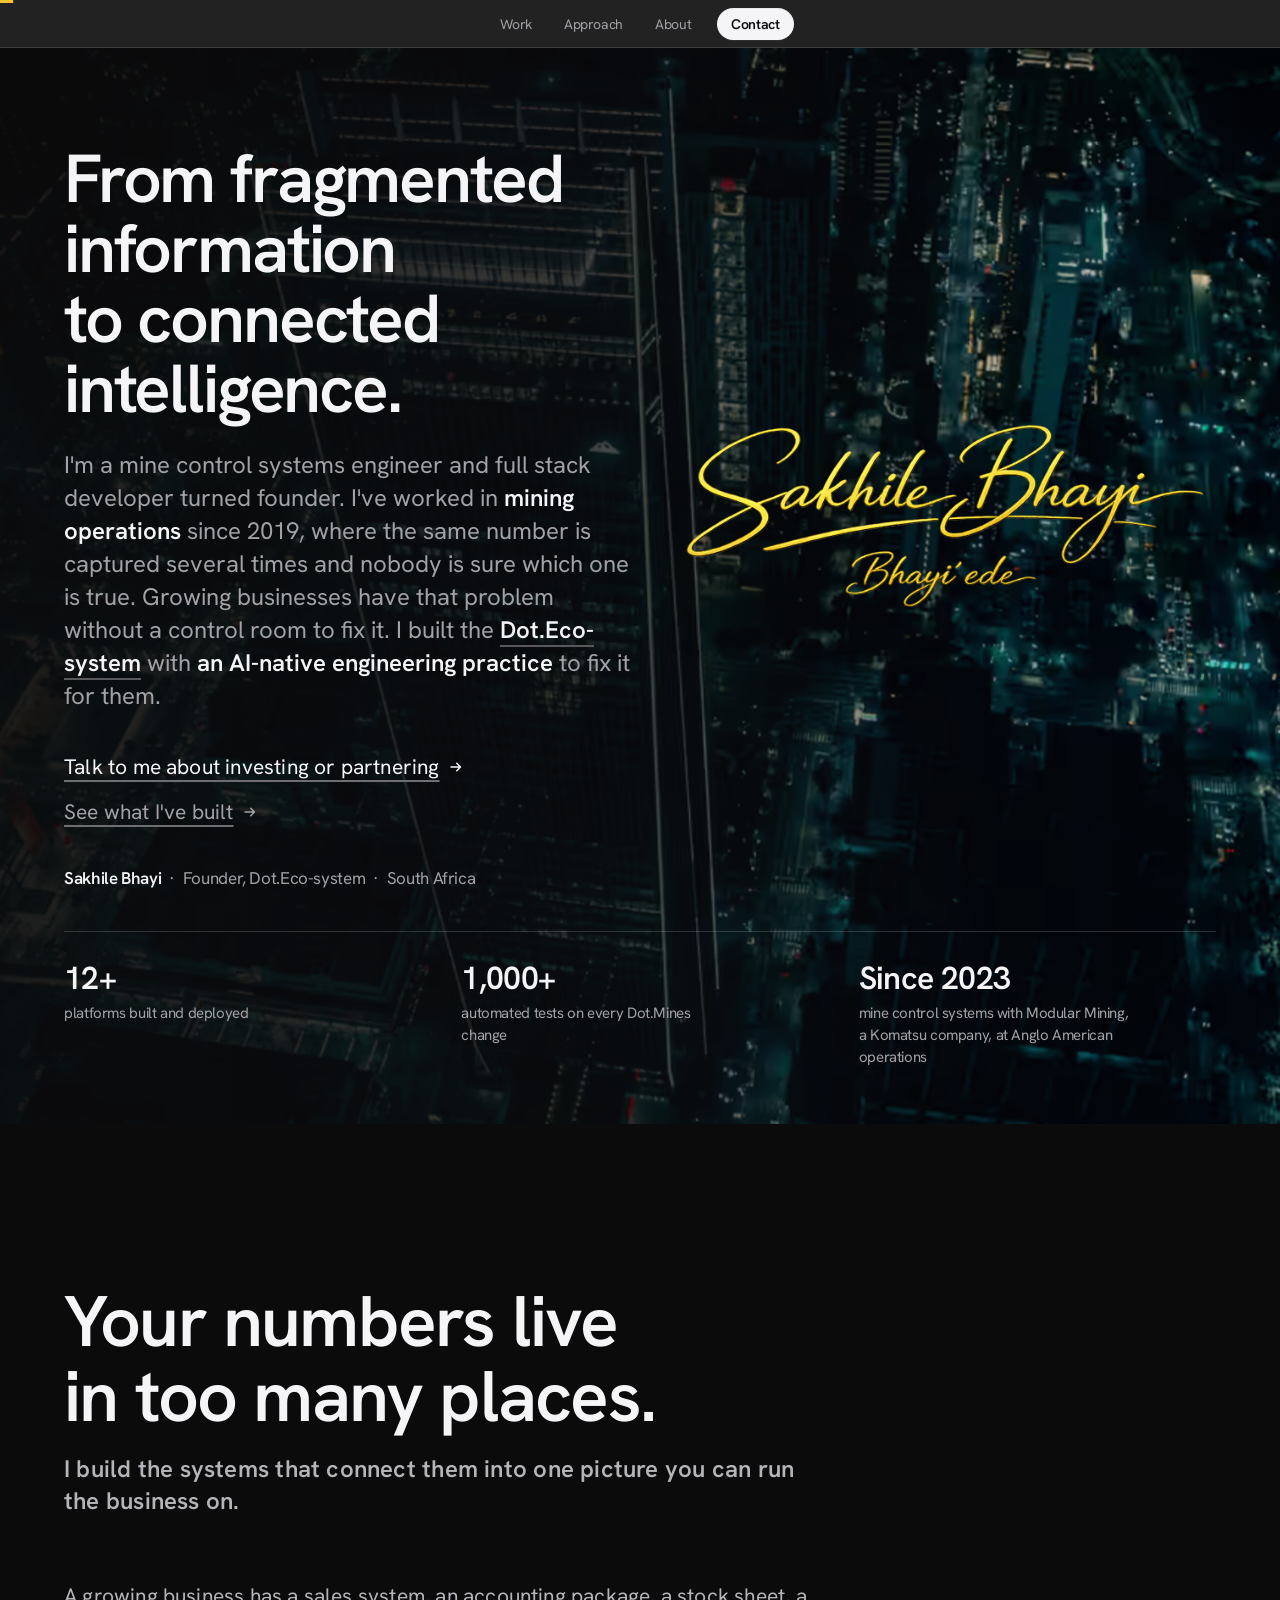
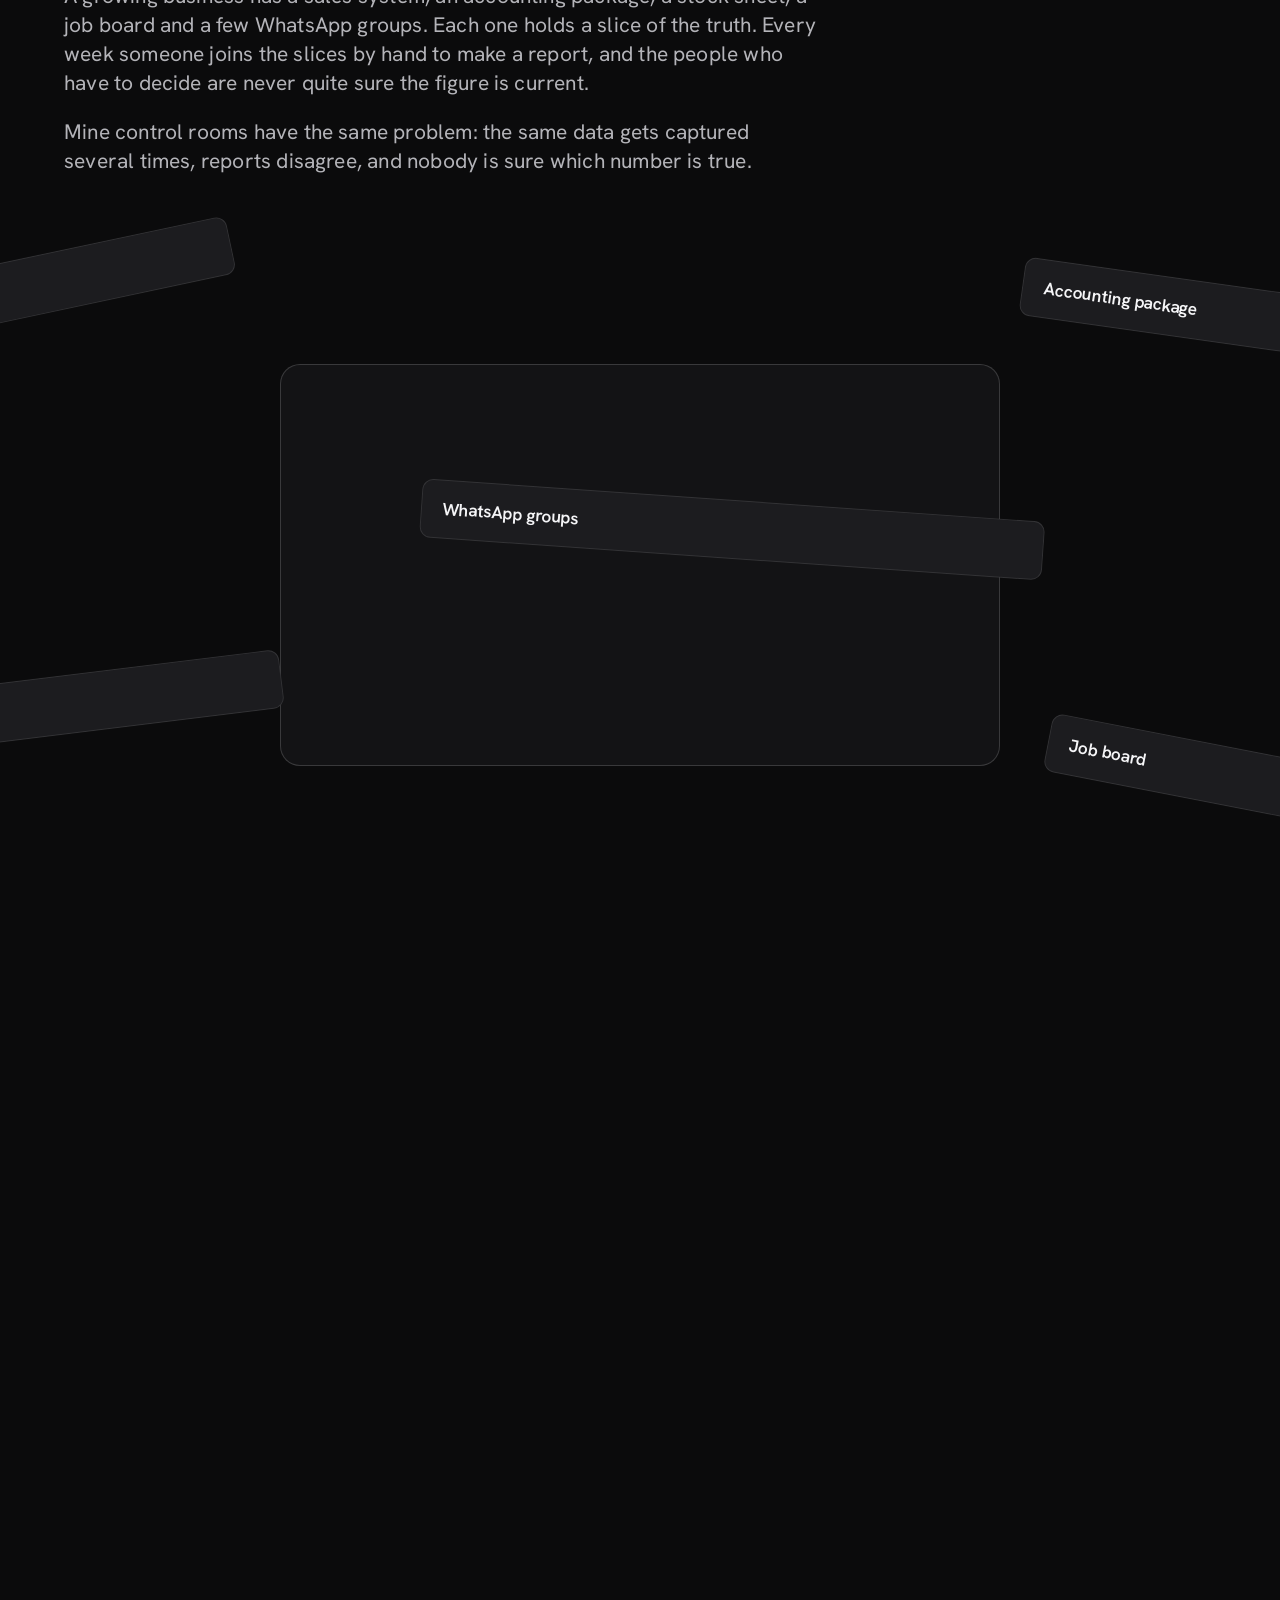
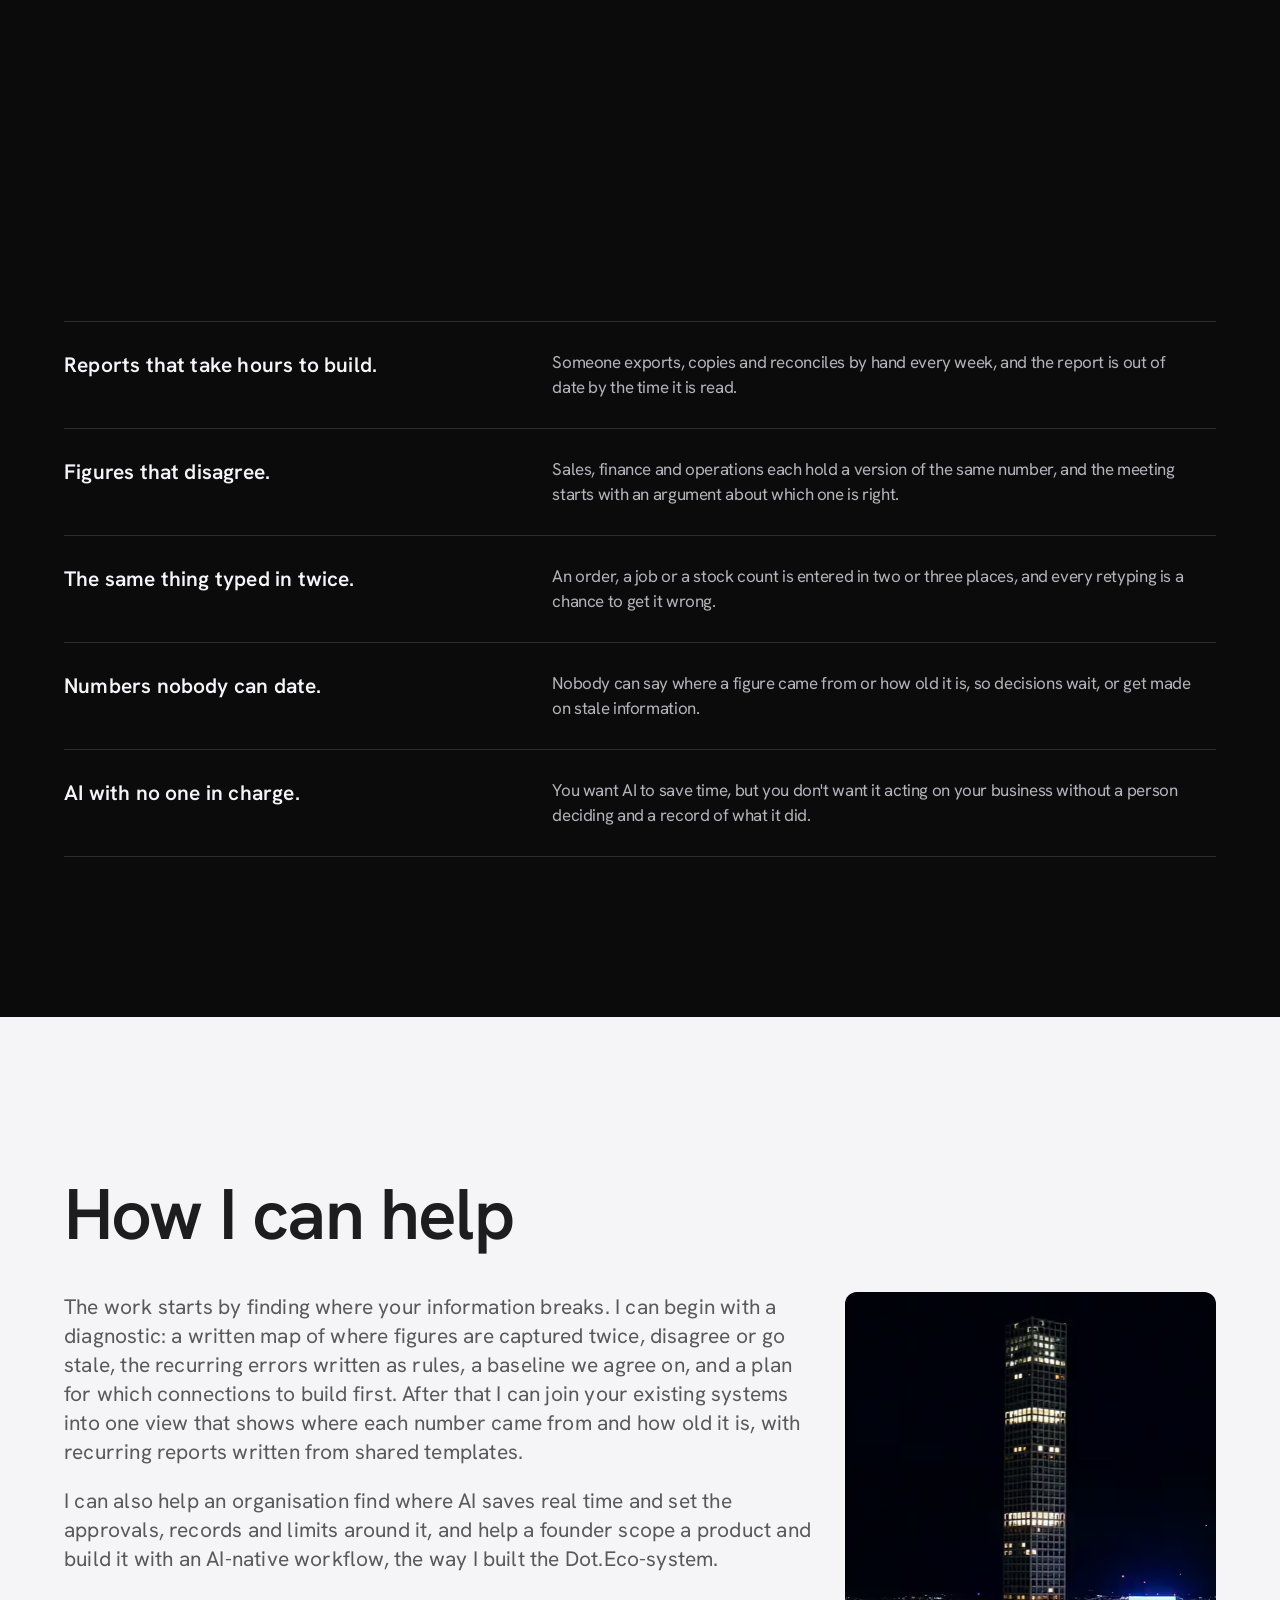
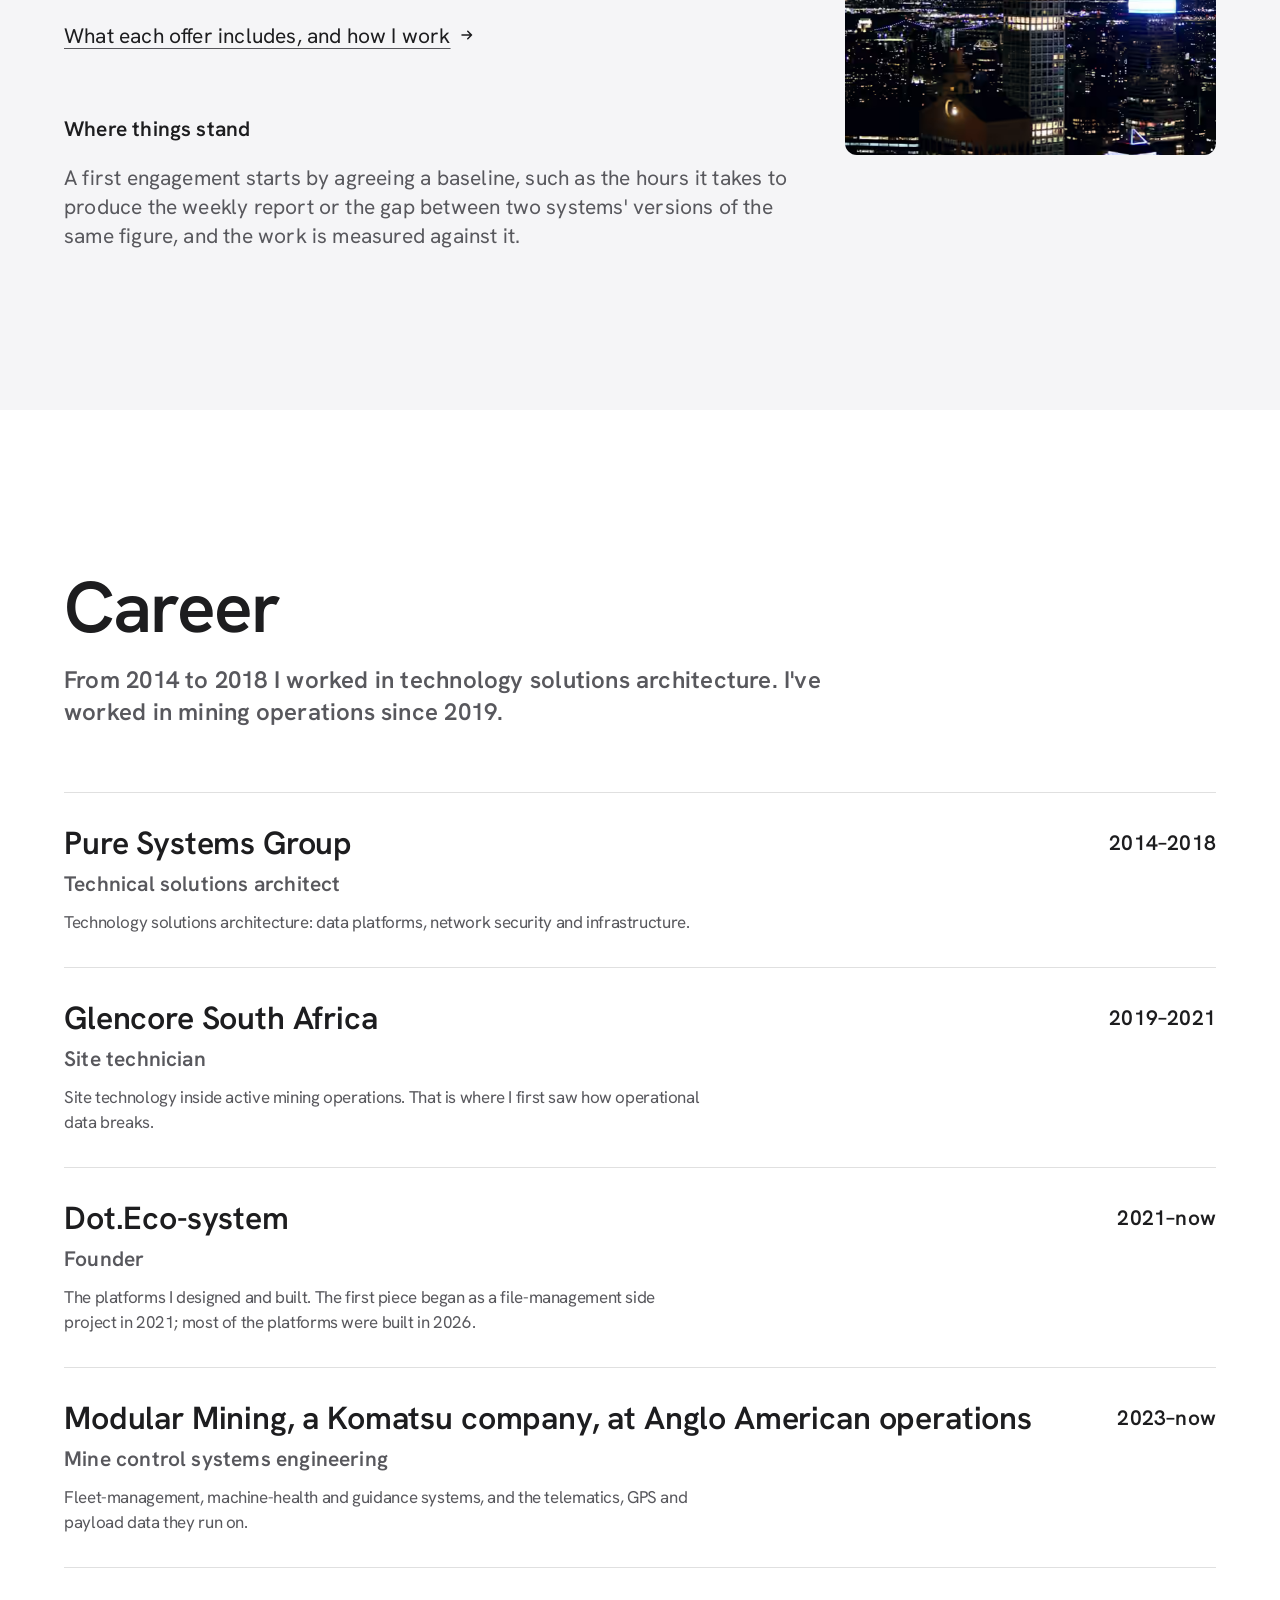
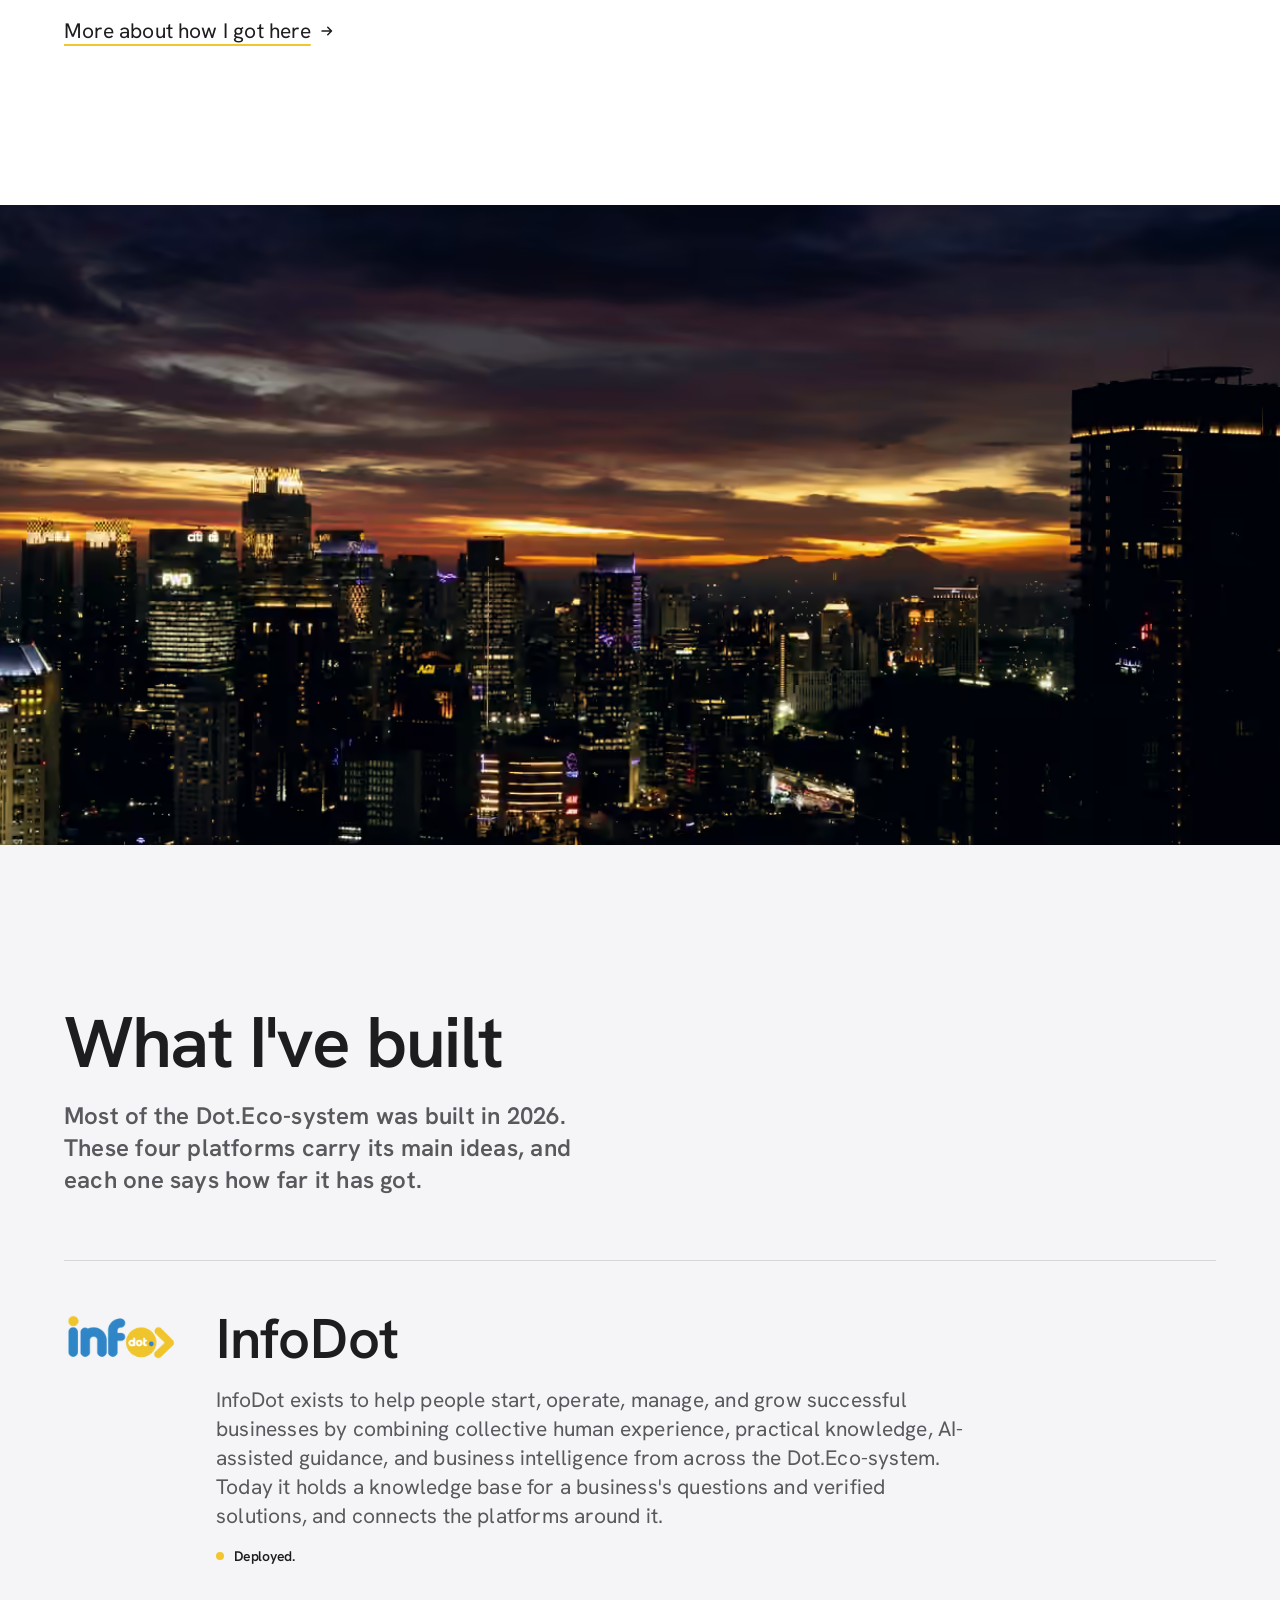
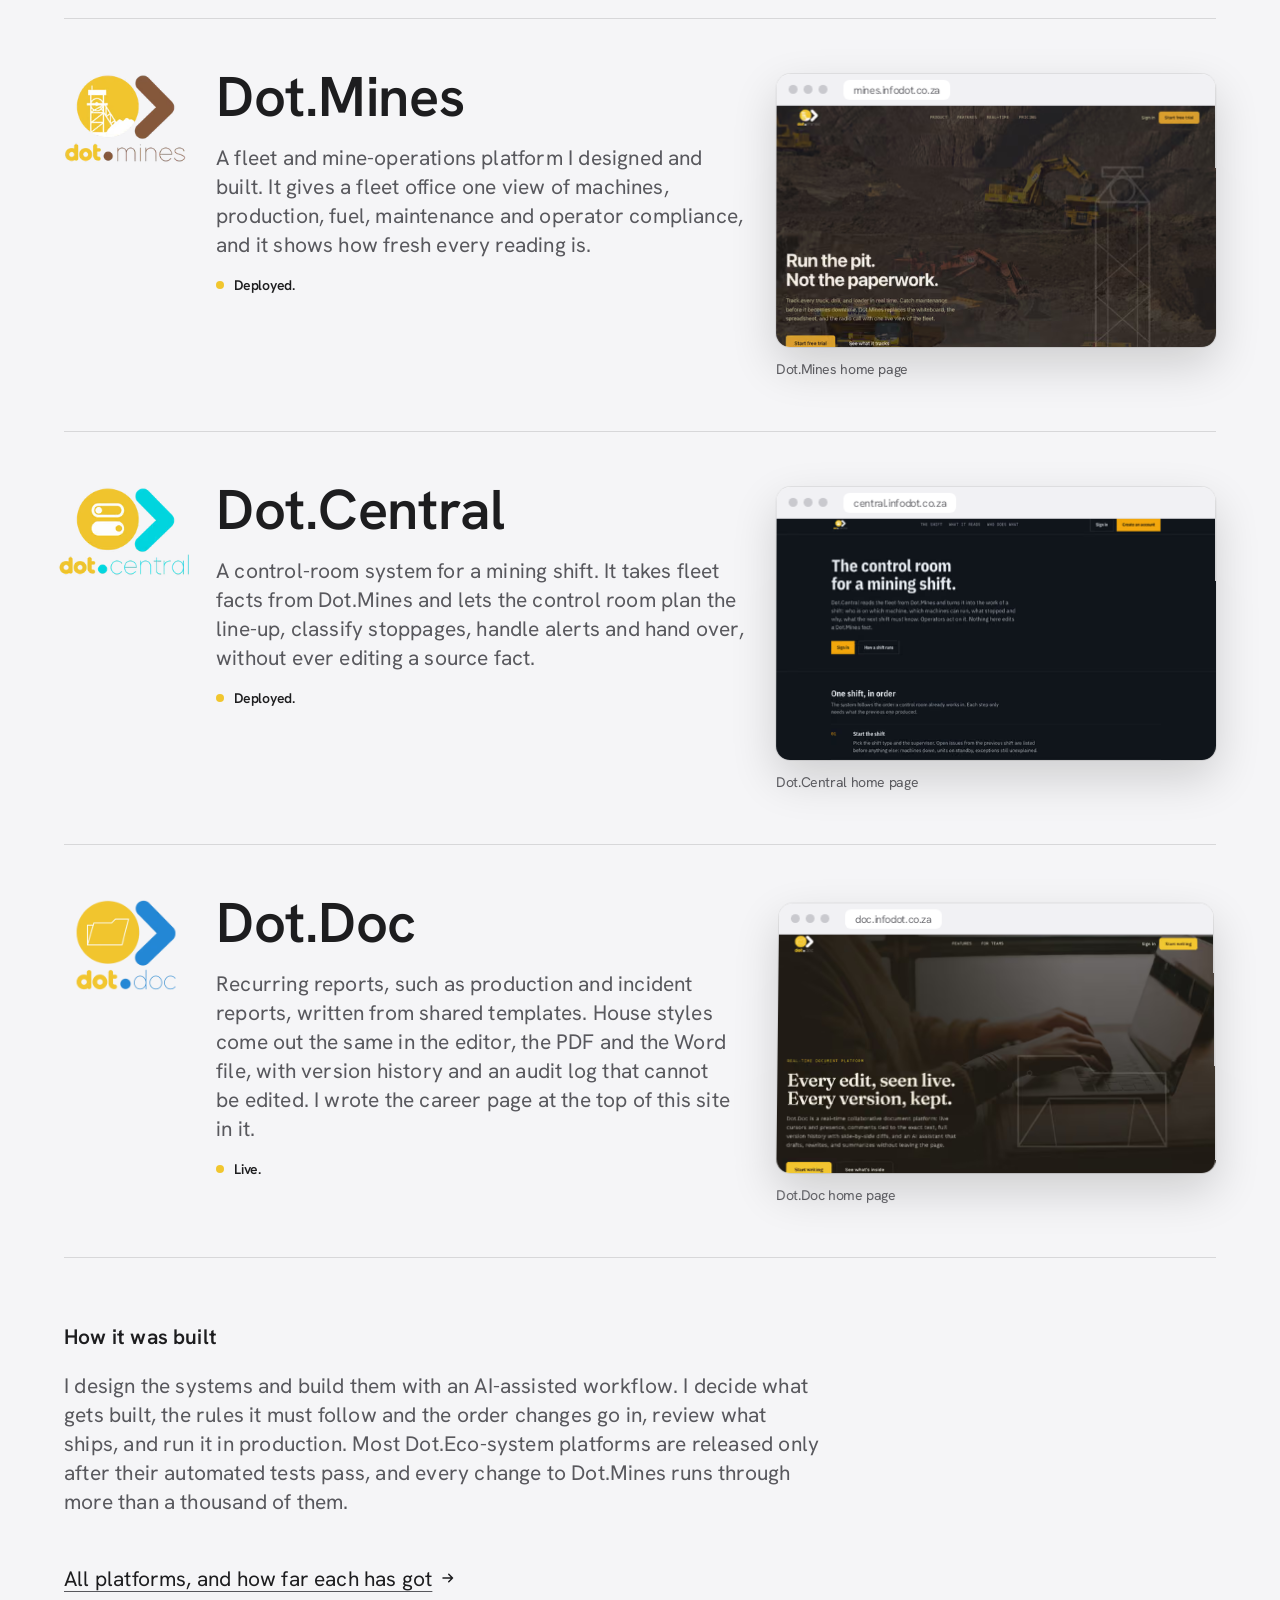
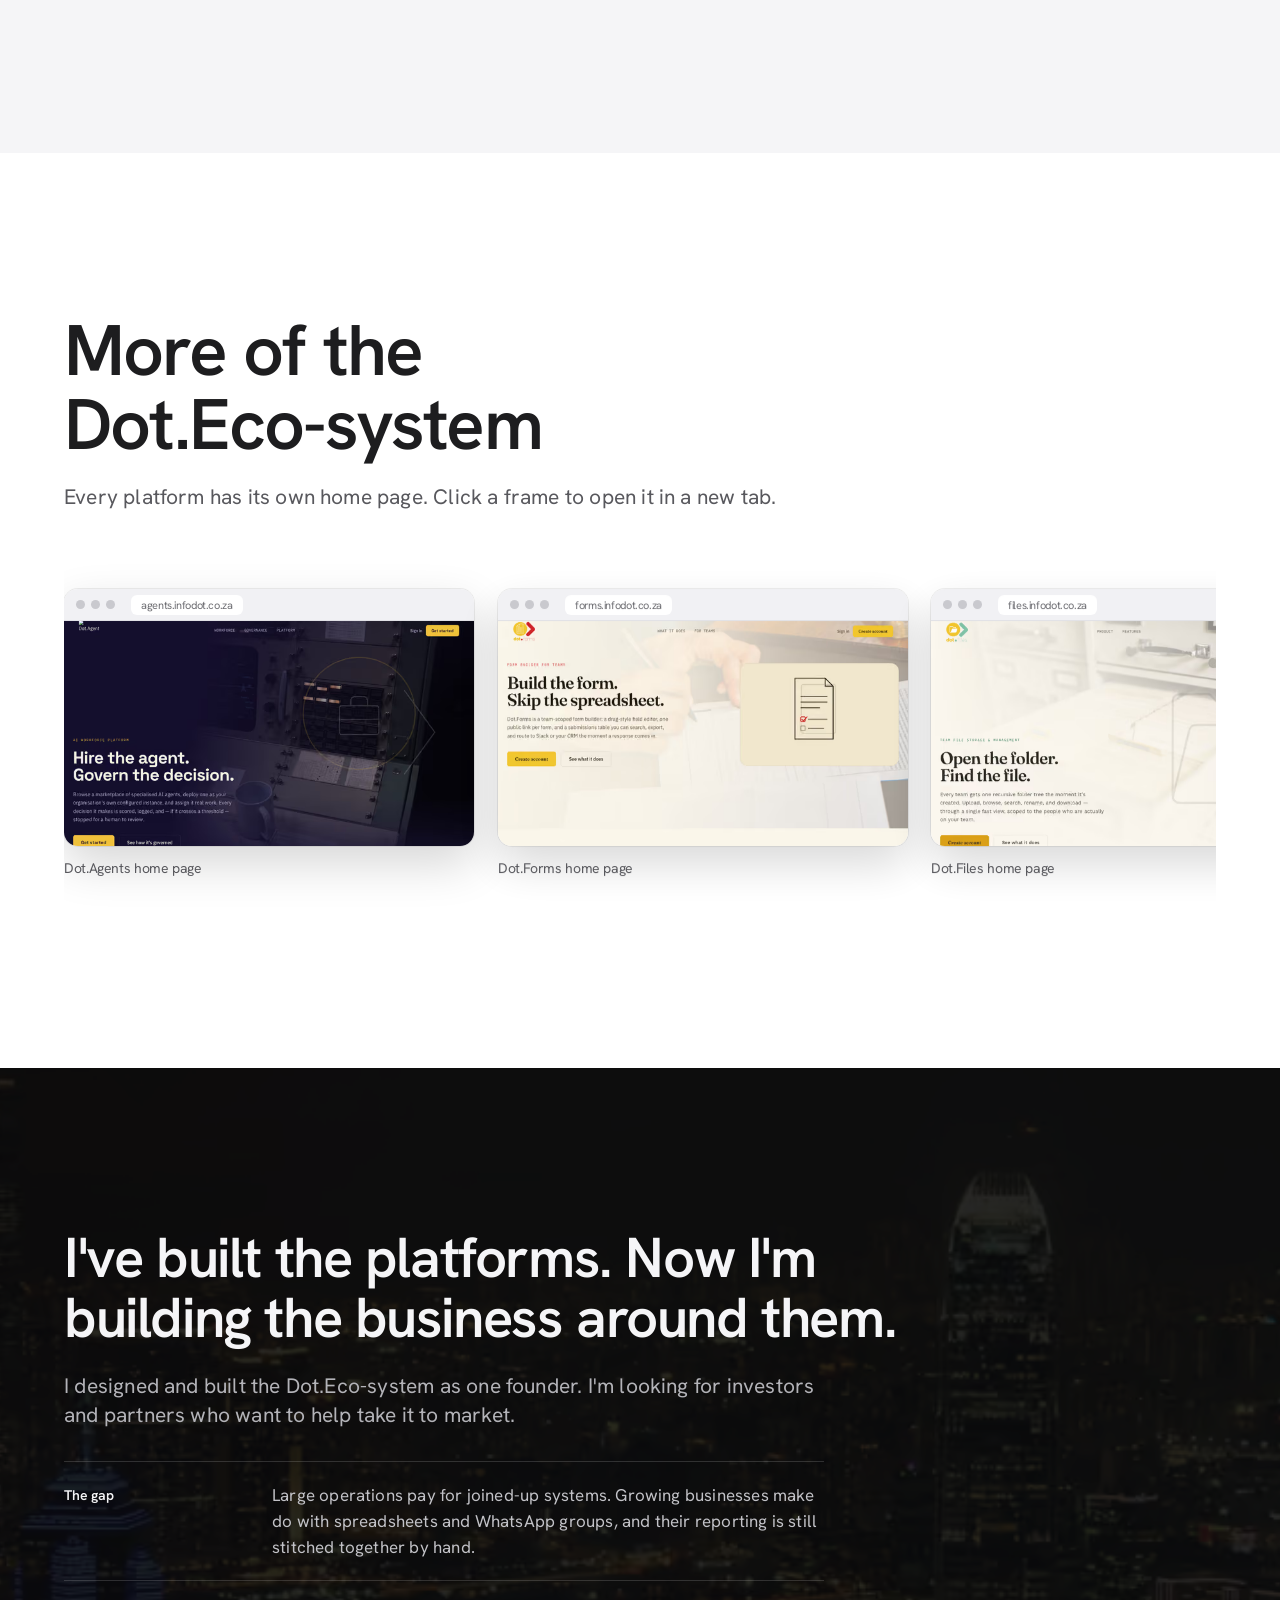
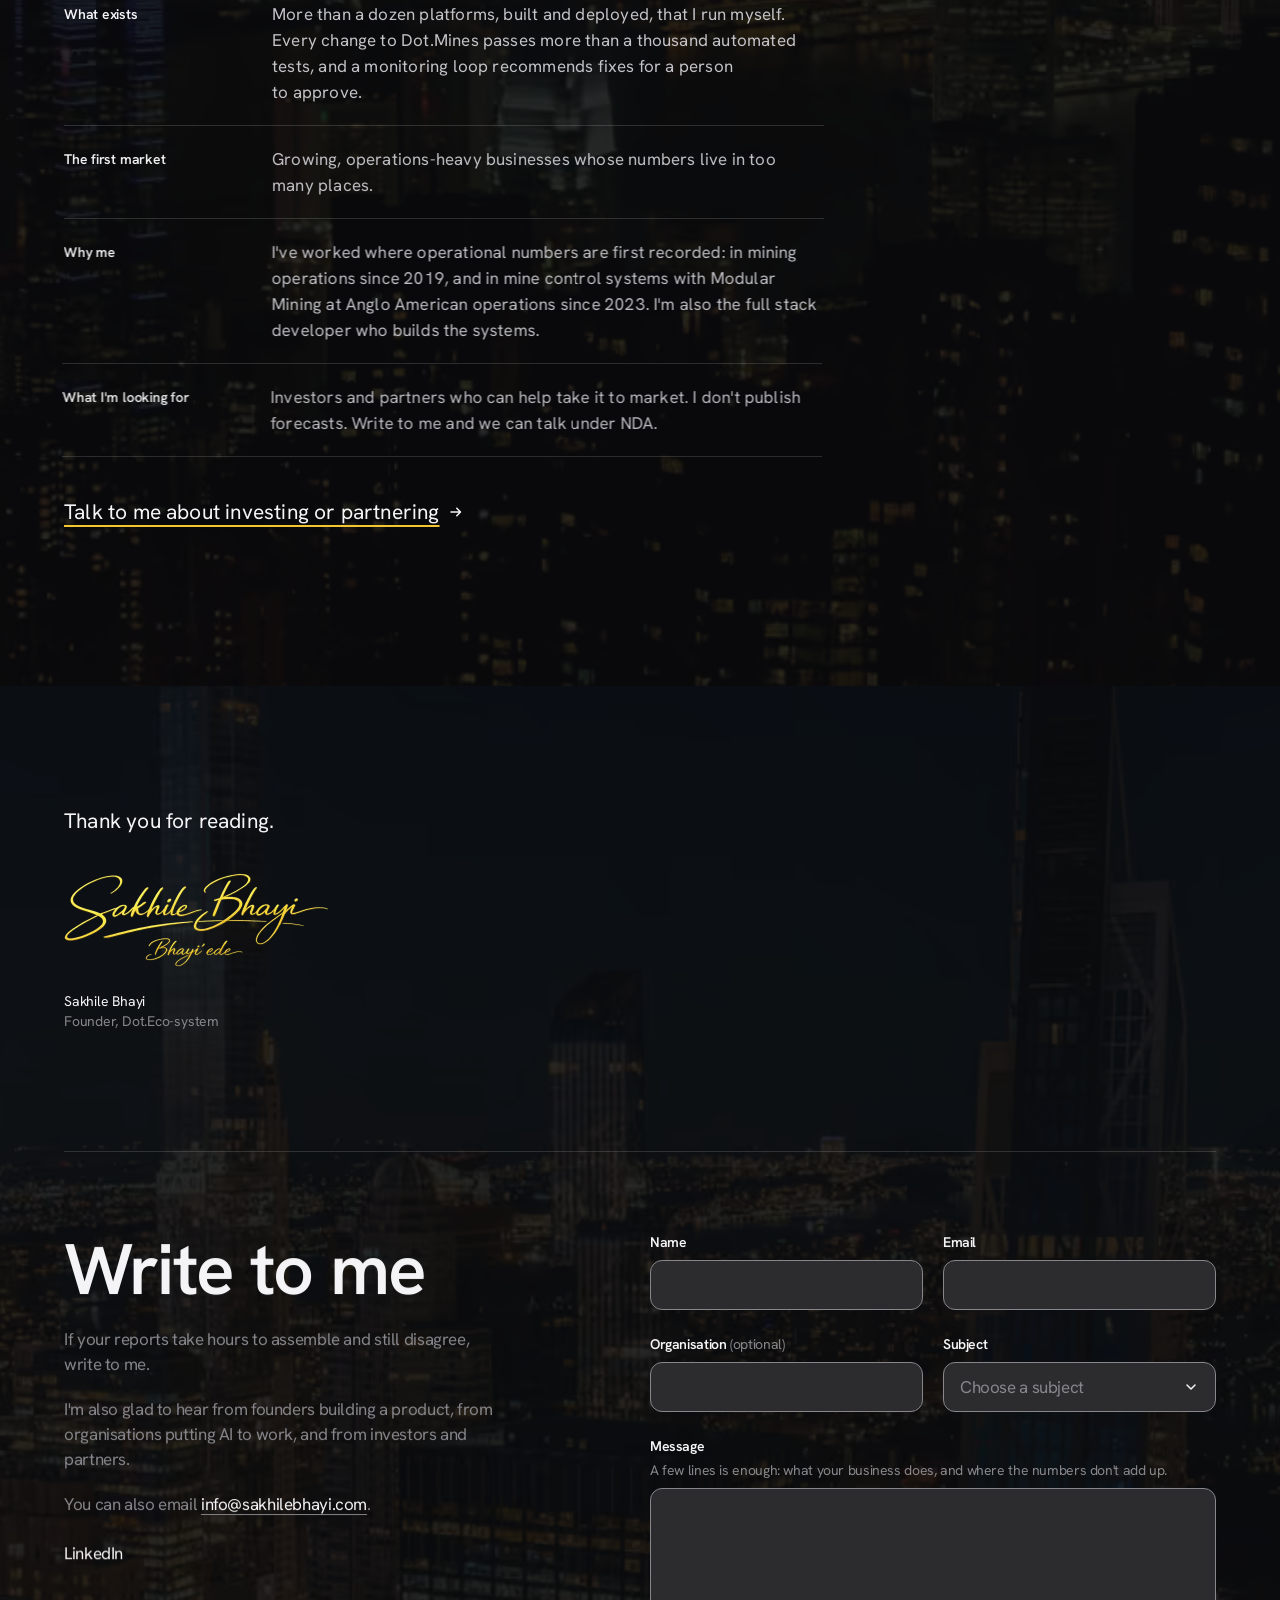
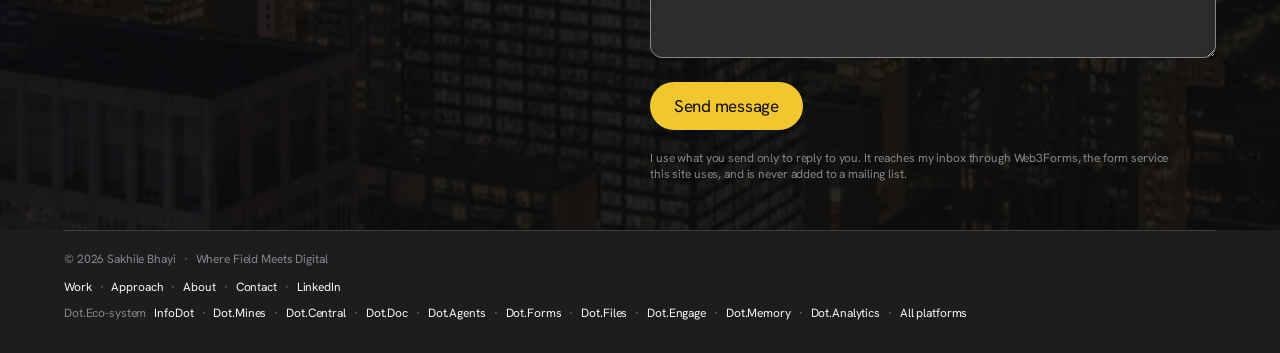
<file: index.html>
<!doctype html>
<html lang="en-ZA" class="no-js">
<head>
<meta charset="utf-8">
<meta name="viewport" content="width=device-width, initial-scale=1, viewport-fit=cover">
<script>document.documentElement.classList.replace('no-js','js');if(!matchMedia('(prefers-reduced-motion: reduce)').matches){document.documentElement.classList.add('has-motion');setTimeout(function(){if(!window.__motionReady)document.documentElement.classList.remove('has-motion')},4000)}</script>
<title>Sakhile Bhayi · Mine control systems engineer turned founder</title>
<meta name="description" content="Sakhile Bhayi is a mine control systems engineer and full stack developer turned founder of the Dot.Eco-system, South Africa. I build systems that connect a growing business's scattered information into one picture its people can trust.">
<link rel="canonical" href="https://sakhilebhayi.com/">
<meta name="author" content="Sakhile Bhayi">
<meta name="robots" content="index, follow, max-image-preview:large">
<meta name="theme-color" content="#f5f5f7">
<meta name="format-detection" content="telephone=no">
<meta property="og:type" content="profile">
<meta property="og:site_name" content="Sakhile Bhayi">
<meta property="og:locale" content="en_ZA">
<meta property="og:url" content="https://sakhilebhayi.com/">
<meta property="og:title" content="From fragmented information to connected intelligence">
<meta property="og:description" content="Sakhile Bhayi is a mine control systems engineer and full stack developer turned founder of the Dot.Eco-system, South Africa. I build systems that connect a growing business's scattered information into one picture its people can trust.">
<meta property="og:image" content="https://sakhilebhayi.com/og-image.png">
<meta property="og:image:type" content="image/png">
<meta property="og:image:width" content="1200">
<meta property="og:image:height" content="630">
<meta property="og:image:alt" content="From fragmented information to connected intelligence. Sakhile Bhayi, founder of the Dot.Eco-system.">
<meta property="profile:first_name" content="Sakhile">
<meta property="profile:last_name" content="Bhayi">
<meta name="twitter:card" content="summary_large_image">
<meta name="twitter:title" content="From fragmented information to connected intelligence">
<meta name="twitter:description" content="Sakhile Bhayi is a mine control systems engineer and full stack developer turned founder of the Dot.Eco-system, South Africa. I build systems that connect a growing business's scattered information into one picture its people can trust.">
<meta name="twitter:image" content="https://sakhilebhayi.com/og-image.png">
<meta name="twitter:image:alt" content="From fragmented information to connected intelligence. Sakhile Bhayi, founder of the Dot.Eco-system.">
<link rel="icon" href="/favicon-32.png" type="image/png" sizes="32x32">
<link rel="icon" href="/apple-touch-icon.png" type="image/png" sizes="180x180">
<link rel="apple-touch-icon" href="/apple-touch-icon.png" sizes="180x180">
<link rel="preconnect" href="https://fonts.googleapis.com">
<link rel="preconnect" href="https://fonts.gstatic.com" crossorigin>
<link rel="preload" as="style" href="https://fonts.googleapis.com/css2?family=Hanken+Grotesk:wght@400;600&amp;display=swap">
<link rel="stylesheet" href="https://fonts.googleapis.com/css2?family=Hanken+Grotesk:wght@400;600&amp;display=swap" media="print" onload="this.media='all'">
<noscript><link rel="stylesheet" href="https://fonts.googleapis.com/css2?family=Hanken+Grotesk:wght@400;600&amp;display=swap"></noscript>
<link rel="preload" as="image" type="image/avif" imagesrcset="/assets/photo-hero-1440.avif 1440w, /assets/photo-hero-1920.avif 1920w" imagesizes="100vw" media="(min-width: 735px)" fetchpriority="high">
<link rel="preload" as="image" type="image/avif" imagesrcset="/assets/photo-hero-800.avif 800w" imagesizes="100vw" media="(max-width: 734px)" fetchpriority="high">
<link rel="stylesheet" href="/site.css">
<script src="/site.js" defer></script>
<script src="/assets/js/gsap.min.js" defer></script>
<script src="/assets/js/ScrollTrigger.min.js" defer></script>
<script src="/assets/js/motion.js" defer></script>

<script type="application/ld+json">
{
  "@context": "https://schema.org",
  "@graph": [
    {
      "@type": "Person",
      "@id": "https://sakhilebhayi.com/#person",
      "name": "Sakhile Bhayi",
      "url": "https://sakhilebhayi.com/",
      "image": "https://sakhilebhayi.com/logo.png",
      "email": "mailto:info@sakhilebhayi.com",
      "jobTitle": "Founder, Dot.Eco-system",
      "description": "South African founder who builds systems that connect a business's scattered information into one picture its people can trust. He designed and built the Dot.Eco-system, a connected set of business platforms, with an AI-native engineering practice.",
      "address": {
        "@type": "PostalAddress",
        "addressCountry": "ZA"
      },
      "knowsAbout": [
        "Business intelligence",
        "Operations systems",
        "Data integration",
        "Mine control systems",
        "Fleet management systems",
        "Business reporting",
        "Laravel"
      ],
      "sameAs": [
        "https://za.linkedin.com/in/sakhilebayi"
      ],
      "worksFor": [
        {
          "@id": "https://sakhilebhayi.com/#ecosystem"
        }
      ]
    },
    {
      "@type": "WebSite",
      "@id": "https://sakhilebhayi.com/#website",
      "url": "https://sakhilebhayi.com/",
      "name": "Sakhile Bhayi",
      "description": "Sakhile Bhayi is a mine control systems engineer and full stack developer turned founder of the Dot.Eco-system, South Africa. I build systems that connect a growing business's scattered information into one picture its people can trust.",
      "inLanguage": "en-ZA",
      "author": {
        "@id": "https://sakhilebhayi.com/#person"
      },
      "publisher": {
        "@id": "https://sakhilebhayi.com/#person"
      }
    },
    {
      "@type": "ProfilePage",
      "@id": "https://sakhilebhayi.com/#profilepage",
      "url": "https://sakhilebhayi.com/",
      "name": "Sakhile Bhayi · Mine control systems engineer turned founder",
      "description": "Sakhile Bhayi is a mine control systems engineer and full stack developer turned founder of the Dot.Eco-system, South Africa. I build systems that connect a growing business's scattered information into one picture its people can trust.",
      "inLanguage": "en-ZA",
      "isPartOf": {
        "@id": "https://sakhilebhayi.com/#website"
      },
      "mainEntity": {
        "@id": "https://sakhilebhayi.com/#person"
      },
      "about": {
        "@id": "https://sakhilebhayi.com/#person"
      },
      "primaryImageOfPage": {
        "@type": "ImageObject",
        "url": "https://sakhilebhayi.com/og-image.png",
        "width": 1200,
        "height": 630
      },
      "dateModified": "2026-10-22T00:00:00+02:00"
    },
    {
      "@type": "Organization",
      "@id": "https://sakhilebhayi.com/#ecosystem",
      "name": "Dot.Eco-system",
      "url": "https://www.infodot.co.za/",
      "description": "The full set of InfoDot micro platforms: operations, documents, files, forms, monitoring and more.",
      "founder": {
        "@id": "https://sakhilebhayi.com/#person"
      }
    },
    {
      "@type": "Organization",
      "@id": "https://sakhilebhayi.com/#infodot",
      "name": "InfoDot",
      "url": "https://www.infodot.co.za/",
      "description": "InfoDot exists to help people start, operate, manage, and grow successful businesses by combining collective human experience, practical knowledge, AI-assisted guidance, and business intelligence from across the Dot.Eco-system.",
      "parentOrganization": {
        "@id": "https://sakhilebhayi.com/#ecosystem"
      },
      "founder": {
        "@id": "https://sakhilebhayi.com/#person"
      }
    }
  ]
}
</script>
</head>
<body class="home">
<a class="skip" href="#main">Skip to content</a>

<svg width="0" height="0" style="position:absolute" aria-hidden="true" focusable="false">
  <symbol id="i-out" viewBox="0 0 16 16"><path d="M5 11 11 5M6.25 5H11v4.75" fill="none" stroke="currentColor" stroke-width="1.5" stroke-linecap="round" stroke-linejoin="round"/></symbol>
  <symbol id="i-next" viewBox="0 0 16 16"><path d="M3 8h9.5M8.75 4.25 12.5 8l-3.75 3.75" fill="none" stroke="currentColor" stroke-width="1.5" stroke-linecap="round" stroke-linejoin="round"/></symbol>
  <symbol id="i-err" viewBox="0 0 16 16"><circle cx="8" cy="8" r="6.75" fill="none" stroke="currentColor" stroke-width="1.5"/><path d="M8 4.75v4" stroke="currentColor" stroke-width="1.5" stroke-linecap="round"/><circle cx="8" cy="11.25" r="1" fill="currentColor"/></symbol>
  <symbol id="i-ok" viewBox="0 0 16 16"><circle cx="8" cy="8" r="6.75" fill="none" stroke="currentColor" stroke-width="1.5"/><path d="m5.25 8.25 1.9 1.9 3.6-4" fill="none" stroke="currentColor" stroke-width="1.5" stroke-linecap="round" stroke-linejoin="round"/></symbol>
</svg>

<header class="nav band">
  <div class="wrap">
    <a class="nav__name" href="/">Sakhile Bhayi</a>
  </div>
</header>
<nav class="dock" aria-label="Primary">
  <a href="/work/"><svg class="dock__ic" viewBox="0 0 24 24" fill="none" stroke="currentColor" stroke-width="1.7" stroke-linecap="round" stroke-linejoin="round" aria-hidden="true"><rect x="3.5" y="3.5" width="7" height="7" rx="1.8"/><rect x="13.5" y="3.5" width="7" height="7" rx="1.8"/><rect x="3.5" y="13.5" width="7" height="7" rx="1.8"/><rect x="13.5" y="13.5" width="7" height="7" rx="1.8"/></svg><span>Work</span></a>
  <a href="/approach/"><svg class="dock__ic" viewBox="0 0 24 24" fill="none" stroke="currentColor" stroke-width="1.7" stroke-linecap="round" stroke-linejoin="round" aria-hidden="true"><circle cx="12" cy="12" r="8.5"/><path d="m15.6 8.4-2.1 5.1-5.1 2.1 2.1-5.1z"/></svg><span>Approach</span></a>
  <a class="dock__home" href="/" aria-current="page"><svg class="dock__ic" viewBox="0 0 24 24" fill="none" stroke="currentColor" stroke-width="1.7" stroke-linecap="round" stroke-linejoin="round" aria-hidden="true"><path d="M4 10.8 12 4l8 6.8"/><path d="M6 9.6V19a1 1 0 0 0 1 1h3.4v-5h3.2v5H17a1 1 0 0 0 1-1V9.6"/></svg><span>Home</span></a>
  <a href="/about/"><svg class="dock__ic" viewBox="0 0 24 24" fill="none" stroke="currentColor" stroke-width="1.7" stroke-linecap="round" stroke-linejoin="round" aria-hidden="true"><circle cx="12" cy="8.5" r="3.6"/><path d="M5 20c.6-3.6 3.5-5.5 7-5.5s6.4 1.9 7 5.5"/></svg><span>About</span></a>
  <a href="/contact/"><svg class="dock__ic" viewBox="0 0 24 24" fill="none" stroke="currentColor" stroke-width="1.7" stroke-linecap="round" stroke-linejoin="round" aria-hidden="true"><rect x="3.5" y="5.5" width="17" height="13" rx="2.5"/><path d="m4.5 8 7.5 5.5L19.5 8"/></svg><span>Contact</span></a>
</nav>

<main id="main">

  <!-- 1. The letter -->
  <section class="letter band" aria-label="Introduction">
    <div class="hero-bg" aria-hidden="true">
      <picture>
        <source media="(max-width: 734px)" type="image/avif" srcset="/assets/photo-hero-800.avif 800w" sizes="100vw">
        <source media="(max-width: 734px)" type="image/webp" srcset="/assets/photo-hero-800.webp 800w" sizes="100vw">
        <source type="image/avif" srcset="/assets/photo-hero-1440.avif 1440w, /assets/photo-hero-1920.avif 1920w" sizes="100vw">
        <source type="image/webp" srcset="/assets/photo-hero-1440.webp 1440w, /assets/photo-hero-1920.webp 1920w" sizes="100vw">
        <img src="/assets/photo-hero-1440.webp" width="1440" height="960" alt="" decoding="async">
      </picture>
    </div>
    <div class="wrap grid letter__grid">
      <div class="letter__text">
        <h2 class="letter__head">From fragmented information to connected intelligence.</h2>
        <p class="letter__p" id="letter">I'm a mine control systems engineer and full stack developer turned founder. I've worked in <span class="fact" style="--i:0">mining operations</span> since 2019, where the same number is captured several times and nobody is sure which one is true. Growing businesses have that problem without a control room to fix it. I built the <a class="fact" href="/work/" style="--i:1">Dot.Eco-system</a> with <span class="fact" style="--i:2">an AI-native engineering practice</span> to fix it for them.</p>
        <p class="letter__acts">
          <a class="tlink" href="/contact/?subject=invest">Talk to me about investing or partnering<svg class="ic" aria-hidden="true"><use href="#i-next"/></svg></a>
          <a class="tlink tlink--quiet" href="/work/">See what I've built<svg class="ic" aria-hidden="true"><use href="#i-next"/></svg></a>
        </p>
        <div class="letter__sign">
          <h1>Sakhile Bhayi</h1>
          <span><span class="sep" aria-hidden="true">·</span>Founder, Dot.Eco-system</span>
          <span><span class="sep" aria-hidden="true">·</span>South Africa</span>
        </div>
      </div>
      <figure class="mark">
        <picture>
          <source type="image/avif" srcset="/assets/mark-640.avif 640w, /assets/mark-965.avif 965w" sizes="(min-width:1069px) 600px, 86vw" width="965" height="365">
          <source type="image/webp" srcset="/assets/mark-640.webp 640w, /assets/mark-965.webp 965w" sizes="(min-width:1069px) 600px, 86vw" width="965" height="365">
          <img src="/assets/mark-640.webp" width="965" height="365" fetchpriority="high" decoding="async" alt="Sakhile Bhayi, signature logo">
        </picture>
      </figure>
    </div>
    <div class="wrap letter__proof">
      <ul role="list" aria-label="At a glance">
        <li><strong data-count="12" data-suffix="+" data-final="12+">12+</strong><span>platforms built and deployed</span></li>
        <li><strong data-count="1000" data-suffix="+" data-final="1,000+">1,000+</strong><span>automated tests on every Dot.Mines change</span></li>
        <li><strong>Since 2023</strong><span>mine control systems with Modular Mining, a Komatsu company, at Anglo American operations</span></li>
      </ul>
    </div>
  </section>


  <!-- 2. The problem -->
  <section class="sec sec--dark sec--scene band" aria-labelledby="problem-h">
    <div class="wrap grid">
      <div class="sec__head">
        <h2 class="t-section" id="problem-h">Your numbers live in too many places.</h2>
        <p class="t-intro">I build the systems that connect them into one picture you can run the business on.</p>
      </div>
      <div class="prose col-8">
        <p>A growing business has a sales system, an accounting package, a stock sheet, a job board and a few WhatsApp groups. Each one holds a slice of the truth. Every week someone joins the slices by hand to make a report, and the people who have to decide are never quite sure the figure is current.</p>
        <p>Mine control rooms have the same problem: the same data gets captured several times, reports disagree, and nobody is sure which number is true.</p>
      </div>
      <div class="scene" aria-hidden="true">
        <div class="scene__stage">
          <div class="scene__panel">
            <ul class="scene__rows">
              <li class="chip" data-label="Sales system"><i></i></li>
              <li class="chip" data-label="Accounting package"><i></i></li>
              <li class="chip" data-label="Stock sheet"><i></i></li>
              <li class="chip" data-label="Job board"><i></i></li>
              <li class="chip" data-label="WhatsApp groups"><i></i></li>
            </ul>
          </div>
        </div>
      </div>
      <ul class="rows after-rows" role="list">
        <li><h3 class="t-minor">Reports that take hours to build.</h3><p>Someone exports, copies and reconciles by hand every week, and the report is out of date by the time it is read.</p></li>
        <li><h3 class="t-minor">Figures that disagree.</h3><p>Sales, finance and operations each hold a version of the same number, and the meeting starts with an argument about which one is right.</p></li>
        <li><h3 class="t-minor">The same thing typed in twice.</h3><p>An order, a job or a stock count is entered in two or three places, and every retyping is a chance to get it wrong.</p></li>
        <li><h3 class="t-minor">Numbers nobody can date.</h3><p>Nobody can say where a figure came from or how old it is, so decisions wait, or get made on stale information.</p></li>
        <li><h3 class="t-minor">AI with no one in charge.</h3><p>You want AI to save time, but you don't want it acting on your business without a person deciding and a record of what it did.</p></li>
      </ul>
    </div>
  </section>

  <!-- 3. How I can help -->
  <section class="sec sec--grey band" aria-labelledby="help-h">
    <div class="wrap grid">
      <div class="sec__head">
        <h2 class="t-section" id="help-h">How I can help</h2>
      </div>
      <div class="prose col-8">
        <p>The work starts by finding where your information breaks. I can begin with a diagnostic: a written map of where figures are captured twice, disagree or go stale, the recurring errors written as rules, a baseline we agree on, and a plan for which connections to build first. After that I can join your existing systems into one view that shows where each number came from and how old it is, with recurring reports written from shared templates.</p>
        <p>I can also help an organisation find where AI saves real time and set the approvals, records and limits around it, and help a founder scope a product and build it with an AI-native workflow, the way I built the Dot.Eco-system.</p>
        <p class="more"><a class="tlink" href="/approach/">What each offer includes, and how I work<svg class="ic" aria-hidden="true"><use href="#i-next"/></svg></a></p>
        <h3 class="t-minor minor-head">Where things stand</h3>
        <p>A first engagement starts by agreeing a baseline, such as the hours it takes to produce the weekly report or the gap between two systems' versions of the same figure, and the work is measured against it.</p>

      </div>
      <figure class="help-photo">
          <picture>
            <source type="image/avif" srcset="/assets/night-tower-640.avif 640w, /assets/night-tower-900.avif 900w" sizes="(min-width:1069px) 33vw, (min-width:735px) 40vw, 100vw">
            <source type="image/webp" srcset="/assets/night-tower-640.webp 640w, /assets/night-tower-900.webp 900w" sizes="(min-width:1069px) 33vw, (min-width:735px) 40vw, 100vw">
            <img src="/assets/night-tower-640.webp" width="900" height="1125" loading="lazy" decoding="async"
                 alt="A tall tower with lit windows in a city at night.">
          </picture>
        </figure>
    </div>
  </section>

  <section class="sec sec--white band" id="career" aria-labelledby="career-h">
    <div class="wrap">
      <div class="grid">
        <div class="sec__head">
          <h2 class="t-section" id="career-h">Career</h2>
          <p class="t-intro">From 2014 to 2018 I worked in technology solutions architecture. I've worked in mining operations since 2019.</p>
        </div>
        <ol class="career__list" role="list">
          <li>
            <h3 class="career__who">Pure Systems Group</h3>
            <p class="career__when tnum">2014–2018</p>
            <p class="career__role">Technical solutions architect</p>
            <p class="career__more">Technology solutions architecture: data platforms, network security and infrastructure.</p>
          </li>
          <li>
            <h3 class="career__who">Glencore South Africa</h3>
            <p class="career__when tnum">2019–2021</p>
            <p class="career__role">Site technician</p>
            <p class="career__more">Site technology inside active mining operations. That is where I first saw how operational data breaks.</p>
          </li>
          <li>
            <h3 class="career__who">Dot.Eco-system</h3>
            <p class="career__when tnum">2021–now</p>
            <p class="career__role">Founder</p>
            <p class="career__more">The platforms I designed and built. The first piece began as a file-management side project in 2021; most of the platforms were built in 2026.</p>
          </li>
          <li>
            <h3 class="career__who">Modular Mining, a Komatsu company, at Anglo American operations</h3>
            <p class="career__when tnum">2023–now</p>
            <p class="career__role">Mine control systems engineering</p>
            <p class="career__more">Fleet-management, machine-health and guidance systems, and the telematics, GPS and payload data they run on.</p>
          </li>
        </ol>
      </div>
      <p class="more"><a class="tlink" href="/about/">More about how I got here<svg class="ic" aria-hidden="true"><use href="#i-next"/></svg></a></p>
    </div>
  </section>

  <!-- 5. What I've built -->
  <div class="photo photo--sky">
    <picture>
      <source media="(max-width: 734px)" type="image/avif" srcset="/assets/night-dusk-800.avif 800w" sizes="100vw" width="800" height="400">
      <source media="(max-width: 734px)" type="image/webp" srcset="/assets/night-dusk-800.webp 800w" sizes="100vw" width="800" height="400">
      <source type="image/avif" srcset="/assets/night-dusk-1440.avif 1440w, /assets/night-dusk-1920.avif 1920w" sizes="100vw" width="1440" height="720">
      <source type="image/webp" srcset="/assets/night-dusk-1440.webp 1440w, /assets/night-dusk-1920.webp 1920w" sizes="100vw" width="1440" height="720">
      <img src="/assets/night-dusk-1440.webp" width="1440" height="720" loading="lazy" decoding="async" alt="A city skyline at dusk under an orange sky.">
    </picture>
  </div>

  <section class="sec sec--grey band" id="built" aria-labelledby="built-h">
    <div class="wrap">
      <div class="grid built__head">
        <div class="built__text">
          <h2 class="t-section" id="built-h">What I've built</h2>
          <p class="t-intro">Most of the Dot.Eco-system was built in 2026. These four platforms carry its main ideas, and each one says how far it has got.</p>
        </div>
      </div>

      <ul class="features" role="list" aria-label="Four Dot.Eco-system platforms">
        <li class="feature">
          <a class="feature__logo-link" href="https://www.infodot.co.za/" target="_blank" rel="noopener" aria-label="InfoDot, opens in a new tab"><picture><source type="image/avif" srcset="/logos/infodot-144.avif 144w, /logos/infodot-288.avif 288w" sizes="(max-width: 734px) 90px, 112px"><img class="feature__logo feature__logo--infodot" src="/logos/infodot-144.webp" srcset="/logos/infodot-144.webp 144w, /logos/infodot-288.webp 288w" sizes="(max-width: 734px) 90px, 112px" width="144" height="62" alt="" loading="lazy" decoding="async"></picture></a>
          <div>
            <h3 class="feature__name">InfoDot</h3>
            <p class="feature__line">InfoDot exists to help people start, operate, manage, and grow successful businesses by combining collective human experience, practical knowledge, AI-assisted guidance, and business intelligence from across the Dot.Eco-system. Today it holds a knowledge base for a business's questions and verified solutions, and connects the platforms around it.</p>
            <p class="state">Deployed.</p>
          </div>
        </li>
        <li class="feature">
          <a class="feature__logo-link" href="https://mines.infodot.co.za/" target="_blank" rel="noopener" aria-label="Dot.Mines, opens in a new tab"><picture><source type="image/avif" srcset="/logos/dot-mines-240.avif 240w, /logos/dot-mines-420.avif 420w" sizes="(max-width: 734px) 138px, 173px"><img class="feature__logo feature__logo--mines" src="/logos/dot-mines-240.webp" srcset="/logos/dot-mines-240.webp 240w, /logos/dot-mines-420.webp 420w" sizes="(max-width: 734px) 138px, 173px" width="240" height="180" alt="" loading="lazy" decoding="async"></picture></a>
          <div>
            <h3 class="feature__name">Dot.Mines</h3>
            <p class="feature__line">A fleet and mine-operations platform I designed and built. It gives a fleet office one view of machines, production, fuel, maintenance and operator compliance, and it shows how fresh every reading is.</p>
            <p class="state">Deployed.</p>
          </div>
                <figure class="frame feature__frame">
  <a class="frame__link" href="https://mines.infodot.co.za/" target="_blank" rel="noopener">
    <span class="frame__bar" aria-hidden="true"><i></i><i></i><i></i><b>mines.infodot.co.za</b></span>
    <picture>
      <source type="image/avif" srcset="/assets/pf-mines-640.avif 640w, /assets/pf-mines-1280.avif 1280w" sizes="(min-width:1069px) 440px, 100vw">
      <img class="frame__img" src="/assets/pf-mines-640.webp" srcset="/assets/pf-mines-640.webp 640w, /assets/pf-mines-1280.webp 1280w" sizes="(min-width:1069px) 440px, 100vw" width="1280" height="800" alt="The Dot.Mines home page." loading="lazy" decoding="async">
    </picture>
    <span class="sr-only">Dot.Mines home page (opens in a new tab)</span>
  </a>
  <figcaption>Dot.Mines home page</figcaption>
</figure>
        </li>
        <li class="feature">
          <a class="feature__logo-link" href="https://central.infodot.co.za/" target="_blank" rel="noopener" aria-label="Dot.Central, opens in a new tab"><picture><source type="image/avif" srcset="/logos/dot-central-240.avif 240w, /logos/dot-central-420.avif 420w" sizes="(max-width: 734px) 138px, 173px"><img class="feature__logo feature__logo--mines" src="/logos/dot-central-240.webp" srcset="/logos/dot-central-240.webp 240w, /logos/dot-central-420.webp 420w" sizes="(max-width: 734px) 138px, 173px" width="240" height="180" alt="" loading="lazy" decoding="async"></picture></a>
          <div>
            <h3 class="feature__name">Dot.Central</h3>
            <p class="feature__line">A control-room system for a mining shift. It takes fleet facts from Dot.Mines and lets the control room plan the line-up, classify stoppages, handle alerts and hand over, without ever editing a source fact.</p>
            <p class="state">Deployed.</p>
          </div>
                <figure class="frame feature__frame">
  <a class="frame__link" href="https://central.infodot.co.za/" target="_blank" rel="noopener">
    <span class="frame__bar" aria-hidden="true"><i></i><i></i><i></i><b>central.infodot.co.za</b></span>
    <picture>
      <source type="image/avif" srcset="/assets/pf-central-640.avif 640w, /assets/pf-central-1280.avif 1280w" sizes="(min-width:1069px) 440px, 100vw">
      <img class="frame__img" src="/assets/pf-central-640.webp" srcset="/assets/pf-central-640.webp 640w, /assets/pf-central-1280.webp 1280w" sizes="(min-width:1069px) 440px, 100vw" width="1280" height="800" alt="The Dot.Central home page." loading="lazy" decoding="async">
    </picture>
    <span class="sr-only">Dot.Central home page (opens in a new tab)</span>
  </a>
  <figcaption>Dot.Central home page</figcaption>
</figure>
        </li>
        <li class="feature">
          <a class="feature__logo-link" href="https://doc.infodot.co.za/" target="_blank" rel="noopener" aria-label="Dot.Doc, opens in a new tab"><picture><source type="image/avif" srcset="/logos/dot-doc-240.avif"><img class="feature__logo feature__logo--doc" src="/logos/dot-doc-240.webp" width="240" height="240" alt="" loading="lazy" decoding="async"></picture></a>
          <div>
            <h3 class="feature__name">Dot.Doc</h3>
            <p class="feature__line">Recurring reports, such as production and incident reports, written from shared templates. House styles come out the same in the editor, the PDF and the Word file, with version history and an audit log that cannot be edited. I wrote the career page at the top of this site in it.</p>
            <p class="state">Live.</p>
          </div>
                <figure class="frame feature__frame">
  <a class="frame__link" href="https://doc.infodot.co.za/" target="_blank" rel="noopener">
    <span class="frame__bar" aria-hidden="true"><i></i><i></i><i></i><b>doc.infodot.co.za</b></span>
    <picture>
      <source type="image/avif" srcset="/assets/pf-doc-640.avif 640w, /assets/pf-doc-1280.avif 1280w" sizes="(min-width:1069px) 440px, 100vw">
      <img class="frame__img" src="/assets/pf-doc-640.webp" srcset="/assets/pf-doc-640.webp 640w, /assets/pf-doc-1280.webp 1280w" sizes="(min-width:1069px) 440px, 100vw" width="1280" height="800" alt="The Dot.Doc home page." loading="lazy" decoding="async">
    </picture>
    <span class="sr-only">Dot.Doc home page (opens in a new tab)</span>
  </a>
  <figcaption>Dot.Doc home page</figcaption>
</figure>
        </li>
      </ul>

      <div class="grid">
        <div class="prose col-8">
          <h3 class="t-minor minor-head">How it was built</h3>
          <p>I design the systems and build them with an AI-assisted workflow. I decide what gets built, the rules it must follow and the order changes go in, review what ships, and run it in production. Most Dot.Eco-system platforms are released only after their automated tests pass, and every change to Dot.Mines runs through more than a thousand of them.</p>
          <p class="more"><a class="tlink" href="/work/">All platforms, and how far each has got<svg class="ic" aria-hidden="true"><use href="#i-next"/></svg></a></p>
        </div>
      </div>
    </div>
  </section>

  <!-- 6. Investors and partners -->
  <section class="sec sec--white band" aria-labelledby="more-h">
    <div class="wrap">
      <div class="grid">
        <div class="sec__head">
          <h2 class="t-section" id="more-h">More of the Dot.Eco-system</h2>
          <div class="prose"><p>Every platform has its own home page. Click a frame to open it in a new tab.</p></div>
        </div>
      </div>
      <div class="reel">
<div class="reel__row">
<figure class="frame">
  <a class="frame__link" href="https://agents.infodot.co.za/" target="_blank" rel="noopener">
    <span class="frame__bar" aria-hidden="true"><i></i><i></i><i></i><b>agents.infodot.co.za</b></span>
    <picture>
      <source type="image/avif" srcset="/assets/pf-agents-640.avif 640w, /assets/pf-agents-1280.avif 1280w" sizes="(min-width:1069px) 32vw, 80vw">
      <img class="frame__img" src="/assets/pf-agents-640.webp" srcset="/assets/pf-agents-640.webp 640w, /assets/pf-agents-1280.webp 1280w" sizes="(min-width:1069px) 32vw, 80vw" width="1280" height="800" alt="The Dot.Agents home page." loading="lazy" decoding="async">
    </picture>
    <span class="sr-only">Dot.Agents home page (opens in a new tab)</span>
  </a>
  <figcaption>Dot.Agents home page</figcaption>
</figure>
<figure class="frame">
  <a class="frame__link" href="https://forms.infodot.co.za/" target="_blank" rel="noopener">
    <span class="frame__bar" aria-hidden="true"><i></i><i></i><i></i><b>forms.infodot.co.za</b></span>
    <picture>
      <source type="image/avif" srcset="/assets/pf-forms-640.avif 640w, /assets/pf-forms-1280.avif 1280w" sizes="(min-width:1069px) 32vw, 80vw">
      <img class="frame__img" src="/assets/pf-forms-640.webp" srcset="/assets/pf-forms-640.webp 640w, /assets/pf-forms-1280.webp 1280w" sizes="(min-width:1069px) 32vw, 80vw" width="1280" height="800" alt="The Dot.Forms home page." loading="lazy" decoding="async">
    </picture>
    <span class="sr-only">Dot.Forms home page (opens in a new tab)</span>
  </a>
  <figcaption>Dot.Forms home page</figcaption>
</figure>
<figure class="frame">
  <a class="frame__link" href="https://files.infodot.co.za/" target="_blank" rel="noopener">
    <span class="frame__bar" aria-hidden="true"><i></i><i></i><i></i><b>files.infodot.co.za</b></span>
    <picture>
      <source type="image/avif" srcset="/assets/pf-files-640.avif 640w, /assets/pf-files-1280.avif 1280w" sizes="(min-width:1069px) 32vw, 80vw">
      <img class="frame__img" src="/assets/pf-files-640.webp" srcset="/assets/pf-files-640.webp 640w, /assets/pf-files-1280.webp 1280w" sizes="(min-width:1069px) 32vw, 80vw" width="1280" height="800" alt="The Dot.Files home page." loading="lazy" decoding="async">
    </picture>
    <span class="sr-only">Dot.Files home page (opens in a new tab)</span>
  </a>
  <figcaption>Dot.Files home page</figcaption>
</figure>
<figure class="frame">
  <a class="frame__link" href="https://engage.infodot.co.za/" target="_blank" rel="noopener">
    <span class="frame__bar" aria-hidden="true"><i></i><i></i><i></i><b>engage.infodot.co.za</b></span>
    <picture>
      <source type="image/avif" srcset="/assets/pf-engage-640.avif 640w, /assets/pf-engage-1280.avif 1280w" sizes="(min-width:1069px) 32vw, 80vw">
      <img class="frame__img" src="/assets/pf-engage-640.webp" srcset="/assets/pf-engage-640.webp 640w, /assets/pf-engage-1280.webp 1280w" sizes="(min-width:1069px) 32vw, 80vw" width="1280" height="800" alt="The Dot.Engage home page." loading="lazy" decoding="async">
    </picture>
    <span class="sr-only">Dot.Engage home page (opens in a new tab)</span>
  </a>
  <figcaption>Dot.Engage home page</figcaption>
</figure>
<figure class="frame">
  <a class="frame__link" href="https://pres.infodot.co.za/" target="_blank" rel="noopener">
    <span class="frame__bar" aria-hidden="true"><i></i><i></i><i></i><b>pres.infodot.co.za</b></span>
    <picture>
      <source type="image/avif" srcset="/assets/pf-pres-640.avif 640w, /assets/pf-pres-1280.avif 1280w" sizes="(min-width:1069px) 32vw, 80vw">
      <img class="frame__img" src="/assets/pf-pres-640.webp" srcset="/assets/pf-pres-640.webp 640w, /assets/pf-pres-1280.webp 1280w" sizes="(min-width:1069px) 32vw, 80vw" width="1280" height="800" alt="The Dot.Press home page." loading="lazy" decoding="async">
    </picture>
    <span class="sr-only">Dot.Press home page (opens in a new tab)</span>
  </a>
  <figcaption>Dot.Press home page</figcaption>
</figure>
<figure class="frame">
  <a class="frame__link" href="https://dopemine.infodot.co.za/" target="_blank" rel="noopener">
    <span class="frame__bar" aria-hidden="true"><i></i><i></i><i></i><b>dopemine.infodot.co.za</b></span>
    <picture>
      <source type="image/avif" srcset="/assets/pf-dopemine-640.avif 640w, /assets/pf-dopemine-1280.avif 1280w" sizes="(min-width:1069px) 32vw, 80vw">
      <img class="frame__img" src="/assets/pf-dopemine-640.webp" srcset="/assets/pf-dopemine-640.webp 640w, /assets/pf-dopemine-1280.webp 1280w" sizes="(min-width:1069px) 32vw, 80vw" width="1280" height="800" alt="The Dot.Dopemine home page." loading="lazy" decoding="async">
    </picture>
    <span class="sr-only">Dot.Dopemine home page (opens in a new tab)</span>
  </a>
  <figcaption>Dot.Dopemine home page</figcaption>
</figure>
<figure class="frame">
  <a class="frame__link" href="https://memory.infodot.co.za/" target="_blank" rel="noopener">
    <span class="frame__bar" aria-hidden="true"><i></i><i></i><i></i><b>memory.infodot.co.za</b></span>
    <picture>
      <source type="image/avif" srcset="/assets/pf-memory-640.avif 640w, /assets/pf-memory-1280.avif 1280w" sizes="(min-width:1069px) 32vw, 80vw">
      <img class="frame__img" src="/assets/pf-memory-640.webp" srcset="/assets/pf-memory-640.webp 640w, /assets/pf-memory-1280.webp 1280w" sizes="(min-width:1069px) 32vw, 80vw" width="1280" height="800" alt="The Dot.Memory home page." loading="lazy" decoding="async">
    </picture>
    <span class="sr-only">Dot.Memory home page (opens in a new tab)</span>
  </a>
  <figcaption>Dot.Memory home page</figcaption>
</figure>
<figure class="frame">
  <a class="frame__link" href="https://analytics.infodot.co.za/" target="_blank" rel="noopener">
    <span class="frame__bar" aria-hidden="true"><i></i><i></i><i></i><b>analytics.infodot.co.za</b></span>
    <picture>
      <source type="image/avif" srcset="/assets/pf-analytics-640.avif 640w, /assets/pf-analytics-1280.avif 1280w" sizes="(min-width:1069px) 32vw, 80vw">
      <img class="frame__img" src="/assets/pf-analytics-640.webp" srcset="/assets/pf-analytics-640.webp 640w, /assets/pf-analytics-1280.webp 1280w" sizes="(min-width:1069px) 32vw, 80vw" width="1280" height="800" alt="The Dot.Analytics home page." loading="lazy" decoding="async">
    </picture>
    <span class="sr-only">Dot.Analytics home page (opens in a new tab)</span>
  </a>
  <figcaption>Dot.Analytics home page</figcaption>
</figure>
<figure class="frame">
  <a class="frame__link" href="https://sheets.infodot.co.za/" target="_blank" rel="noopener">
    <span class="frame__bar" aria-hidden="true"><i></i><i></i><i></i><b>sheets.infodot.co.za</b></span>
    <picture>
      <source type="image/avif" srcset="/assets/pf-sheets-640.avif 640w, /assets/pf-sheets-1280.avif 1280w" sizes="(min-width:1069px) 32vw, 80vw">
      <img class="frame__img" src="/assets/pf-sheets-640.webp" srcset="/assets/pf-sheets-640.webp 640w, /assets/pf-sheets-1280.webp 1280w" sizes="(min-width:1069px) 32vw, 80vw" width="1280" height="800" alt="The Dot.Sheet home page." loading="lazy" decoding="async">
    </picture>
    <span class="sr-only">Dot.Sheet home page (opens in a new tab)</span>
  </a>
  <figcaption>Dot.Sheet home page</figcaption>
</figure>
<figure class="frame">
  <a class="frame__link" href="https://tasks.infodot.co.za/" target="_blank" rel="noopener">
    <span class="frame__bar" aria-hidden="true"><i></i><i></i><i></i><b>tasks.infodot.co.za</b></span>
    <picture>
      <source type="image/avif" srcset="/assets/pf-tasks-640.avif 640w, /assets/pf-tasks-1280.avif 1280w" sizes="(min-width:1069px) 32vw, 80vw">
      <img class="frame__img" src="/assets/pf-tasks-640.webp" srcset="/assets/pf-tasks-640.webp 640w, /assets/pf-tasks-1280.webp 1280w" sizes="(min-width:1069px) 32vw, 80vw" width="1280" height="800" alt="The Dot.Tasks home page." loading="lazy" decoding="async">
    </picture>
    <span class="sr-only">Dot.Tasks home page (opens in a new tab)</span>
  </a>
  <figcaption>Dot.Tasks home page</figcaption>
</figure>
</div>
      </div>
    </div>
  </section>

  <section class="sec sec--dark sec--invest band" aria-labelledby="invest-h">
    <div class="hero-bg" aria-hidden="true">
      <picture>
        <source media="(max-width: 734px)" type="image/avif" srcset="/assets/night-hill-800.avif 800w" sizes="100vw">
        <source media="(max-width: 734px)" type="image/webp" srcset="/assets/night-hill-800.webp 800w" sizes="100vw">
        <source type="image/avif" srcset="/assets/night-hill-1440.avif 1440w, /assets/night-hill-1920.avif 1920w" sizes="100vw">
        <source type="image/webp" srcset="/assets/night-hill-1440.webp 1440w, /assets/night-hill-1920.webp 1920w" sizes="100vw">
        <img src="/assets/night-hill-1440.webp" width="1440" height="720" alt="" decoding="async" loading="lazy">
      </picture>
    </div>
    <div class="wrap grid">
      <div class="inset-body">
        <h2 class="t-sub" id="invest-h">I've built the platforms. Now I'm building the business around them.</h2>
        <div class="prose">
          <p>I designed and built the Dot.Eco-system as one founder. I'm looking for investors and partners who want to help take it to market.</p>
          <dl class="pitch">
            <div><dt>The gap</dt><dd>Large operations pay for joined-up systems. Growing businesses make do with spreadsheets and WhatsApp groups, and their reporting is still stitched together by hand.</dd></div>
            <div><dt>What exists</dt><dd>More than a dozen platforms, built and deployed, that I run myself. Every change to Dot.Mines passes more than a thousand automated tests, and a monitoring loop recommends fixes for a person to approve.</dd></div>
            <div><dt>The first market</dt><dd>Growing, operations-heavy businesses whose numbers live in too many places.</dd></div>
            <div><dt>Why me</dt><dd>I've worked where operational numbers are first recorded: in mining operations since 2019, and in mine control systems with Modular Mining at Anglo American operations since 2023. I'm also the full stack developer who builds the systems.</dd></div>
            <div><dt>What I'm looking for</dt><dd>Investors and partners who can help take it to market. I don't publish forecasts. Write to me and we can talk under NDA.</dd></div>
          </dl>
        </div>
        <a class="tlink" href="/contact/?subject=invest">Talk to me about investing or partnering<svg class="ic" aria-hidden="true"><use href="#i-next"/></svg></a>
      </div>
    </div>
  </section>


  <section class="close band close--sign" id="write" aria-labelledby="write-h">
    <div class="hero-bg" aria-hidden="true">
      <picture>
        <source media="(max-width: 734px)" type="image/avif" srcset="/assets/night-sprawl-wide-800.avif 800w" sizes="100vw">
        <source media="(max-width: 734px)" type="image/webp" srcset="/assets/night-sprawl-wide-800.webp 800w" sizes="100vw">
        <source type="image/avif" srcset="/assets/night-sprawl-wide-1440.avif 1440w, /assets/night-sprawl-wide-1920.avif 1920w" sizes="100vw">
        <source type="image/webp" srcset="/assets/night-sprawl-wide-1440.webp 1440w, /assets/night-sprawl-wide-1920.webp 1920w" sizes="100vw">
        <img src="/assets/night-sprawl-wide-1440.webp" width="1440" height="720" alt="" decoding="async" loading="lazy">
      </picture>
    </div>
    <div class="wrap">
      <p class="note">Thank you for reading.</p>
      <div class="signoff">
        <picture><source type="image/avif" srcset="/assets/signature-880.avif"><img class="signoff__mark" src="/assets/signature-880.webp" width="880" height="224" alt="My signature" loading="lazy" decoding="async"></picture>
        <p class="signoff__who">Sakhile Bhayi<span>Founder, Dot.Eco-system</span></p>
      </div>
      <div class="contact">
        <div class="contact__intro">
          <h2 class="t-section" id="write-h">Write to me</h2>
          <p>If your reports take hours to assemble and still disagree, write to me.</p>
          <p>I'm also glad to hear from founders building a product, from organisations putting AI to work, and from investors and partners.</p>
          <p>You can also email <a href="mailto:info@sakhilebhayi.com">info@sakhilebhayi.com</a>.</p>
          <ul class="profiles" role="list" aria-label="Profiles">
            <li><a href="https://za.linkedin.com/in/sakhilebayi" rel="me noopener" target="_blank">LinkedIn<span class="sr-only"> (opens in a new tab)</span></a></li>
          </ul>
        </div>

        <form id="contact-form" action="https://api.web3forms.com/submit" method="POST" novalidate>
          <input type="hidden" name="access_key" value="9d573292-9d41-4295-b09a-9b5e8a7b3173">
          <input type="hidden" name="from_name" value="sakhilebhayi.com">
          <div class="hp" aria-hidden="true">
            <label for="f-botcheck">Leave this box unticked</label>
            <input type="checkbox" name="botcheck" id="f-botcheck" tabindex="-1" autocomplete="off">
          </div>

          <div class="field-row">
            <div class="field">
              <label for="f-name">Name</label>
              <input id="f-name" name="name" type="text" autocomplete="name" required>
              <p class="field__err" id="f-name-err" hidden><svg aria-hidden="true"><use href="#i-err"/></svg><span>Please enter your name.</span></p>
            </div>
            <div class="field">
              <label for="f-email">Email</label>
              <input id="f-email" name="email" type="email" autocomplete="email" inputmode="email" required>
              <p class="field__err" id="f-email-err" hidden><svg aria-hidden="true"><use href="#i-err"/></svg><span>Please enter an email address I can reply to, like name@company.com.</span></p>
            </div>
          </div>
          <div class="field-row">
            <div class="field">
              <label for="f-org">Organisation <span class="opt">(optional)</span></label>
              <input id="f-org" name="organisation" type="text" autocomplete="organization">
            </div>
            <div class="field">
              <label for="f-subject">Subject</label>
              <select id="f-subject" name="subject" required>
                <option value="" disabled selected>Choose a subject</option>
                <option value="connect">Connecting my business's information</option>
                <option value="founder">Product and technology strategy for a founder</option>
                <option value="ai">Practical AI in my organisation</option>
                <option value="invest">Investment or partnership</option>
                <option value="dot">A question about the Dot.Eco-system or InfoDot</option>
                <option value="press">Speaking or press</option>
                <option value="other">Something else</option>
              </select>
              <p class="field__err" id="f-subject-err" hidden><svg aria-hidden="true"><use href="#i-err"/></svg><span>Please choose a subject.</span></p>
            </div>
          </div>
          <div class="field">
            <label for="f-message">Message</label>
            <p class="field__hint" id="f-message-hint">A few lines is enough: what your business does, and where the numbers don't add up.</p>
            <textarea id="f-message" name="message" rows="6" required aria-describedby="f-message-hint" data-hint="f-message-hint"></textarea>
            <p class="field__err" id="f-message-err" hidden><svg aria-hidden="true"><use href="#i-err"/></svg><span>Please write a short message.</span></p>
          </div>
          <p class="form__fail" id="f-fail" role="alert" hidden><svg aria-hidden="true"><use href="#i-err"/></svg><span>Your message didn't send. Please try again, or email info@sakhilebhayi.com.</span></p>
          <div class="form__foot">
            <button class="pill" type="submit" id="f-submit">Send message</button>
            <p class="status" id="f-status" role="status" aria-live="polite"></p>
          </div>
          <p class="privacy">I use what you send only to reply to you. It reaches my inbox through Web3Forms, the form service this site uses, and is never added to a mailing list.</p>
        </form>
        <p class="sent" id="f-sent" tabindex="-1" role="status" hidden><svg aria-hidden="true"><use href="#i-ok"/></svg><span>Thank you. Your message has reached me, and I'll reply to the email address you gave.</span></p>
      </div>
    </div>
  </section>
</main>

<footer class="close band foot-band">
  <div class="wrap foot">
    <ul role="list">
      <li>© 2026 Sakhile Bhayi</li>
      <li>Where Field Meets Digital</li>
    </ul>
    <ul class="foot__line" role="list" aria-label="Site">
      <li><a href="/work/">Work</a></li>
      <li><a href="/approach/">Approach</a></li>
      <li><a href="/about/">About</a></li>
      <li><a href="/contact/">Contact</a></li>
      <li><a href="https://za.linkedin.com/in/sakhilebayi" rel="me noopener" target="_blank">LinkedIn<span class="sr-only"> (opens in a new tab)</span></a></li>
    </ul>
    <ul class="foot__line foot__platforms" role="list" aria-label="The Dot.Eco-system">
      <li class="foot__label">Dot.Eco-system</li>
      <li><a href="https://www.infodot.co.za/" target="_blank" rel="noopener">InfoDot<span class="sr-only"> (opens in a new tab)</span></a></li>
      <li><a href="https://mines.infodot.co.za/" target="_blank" rel="noopener">Dot.Mines<span class="sr-only"> (opens in a new tab)</span></a></li>
      <li><a href="https://central.infodot.co.za/" target="_blank" rel="noopener">Dot.Central<span class="sr-only"> (opens in a new tab)</span></a></li>
      <li><a href="https://doc.infodot.co.za/" target="_blank" rel="noopener">Dot.Doc<span class="sr-only"> (opens in a new tab)</span></a></li>
      <li><a href="https://agents.infodot.co.za/" target="_blank" rel="noopener">Dot.Agents<span class="sr-only"> (opens in a new tab)</span></a></li>
      <li><a href="https://forms.infodot.co.za/" target="_blank" rel="noopener">Dot.Forms<span class="sr-only"> (opens in a new tab)</span></a></li>
      <li><a href="https://files.infodot.co.za/" target="_blank" rel="noopener">Dot.Files<span class="sr-only"> (opens in a new tab)</span></a></li>
      <li><a href="https://engage.infodot.co.za/" target="_blank" rel="noopener">Dot.Engage<span class="sr-only"> (opens in a new tab)</span></a></li>
      <li><a href="https://memory.infodot.co.za/" target="_blank" rel="noopener">Dot.Memory<span class="sr-only"> (opens in a new tab)</span></a></li>
      <li><a href="https://analytics.infodot.co.za/" target="_blank" rel="noopener">Dot.Analytics<span class="sr-only"> (opens in a new tab)</span></a></li>
      <li><a href="/work/">All platforms</a></li>
    </ul>
  </div>
</footer>
</body>
</html>
</file>
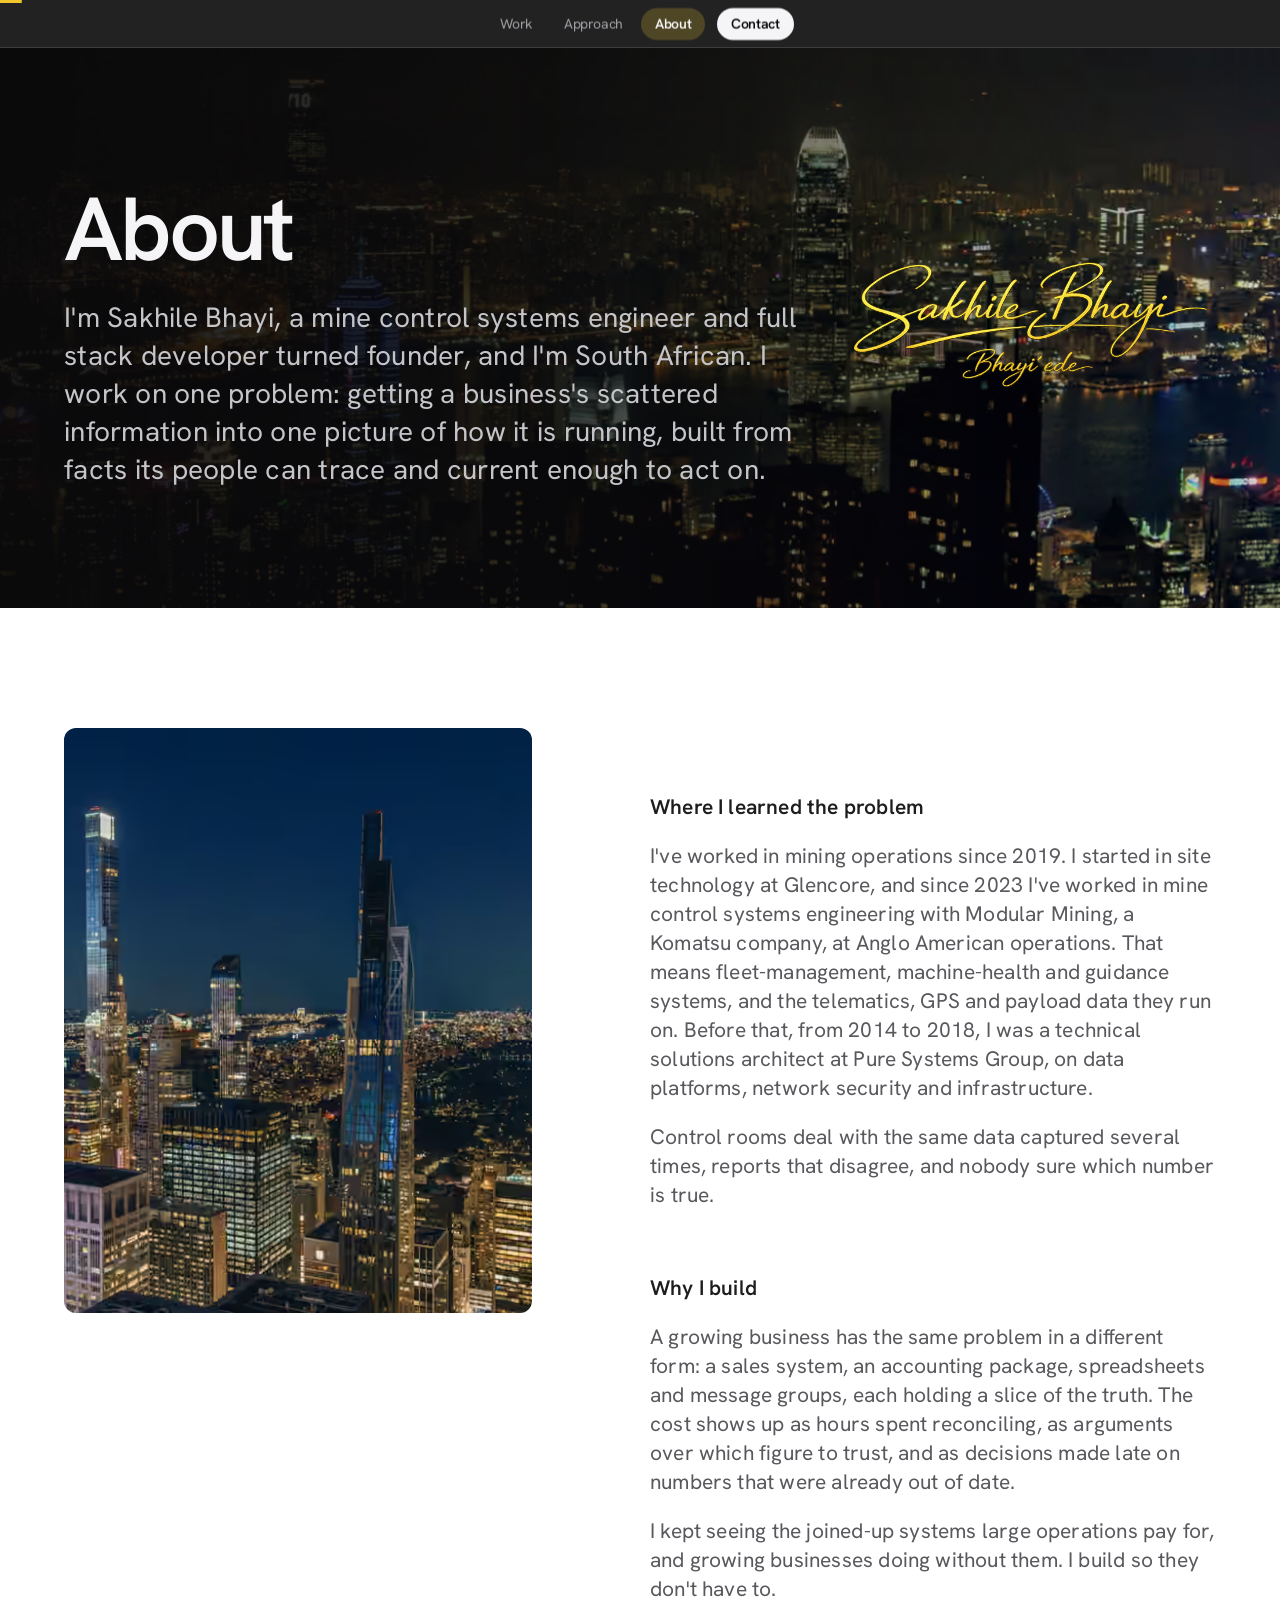
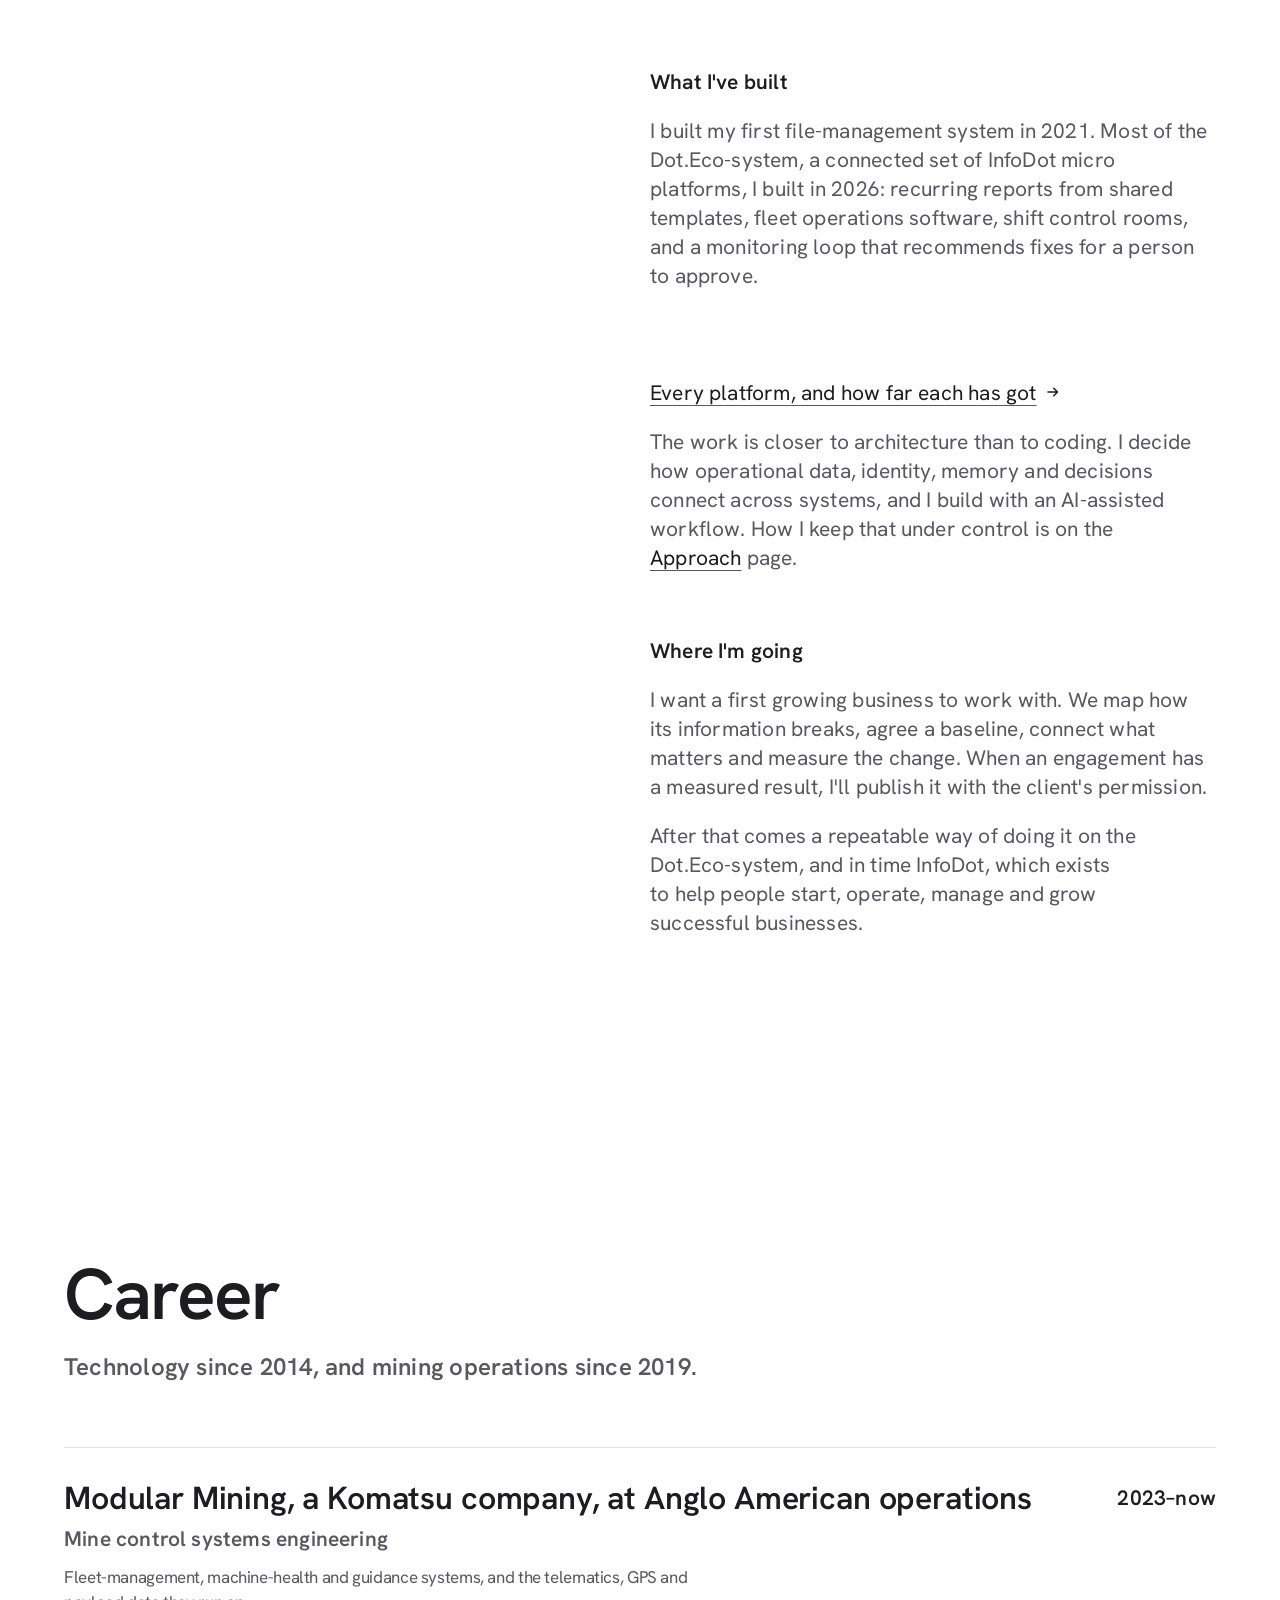
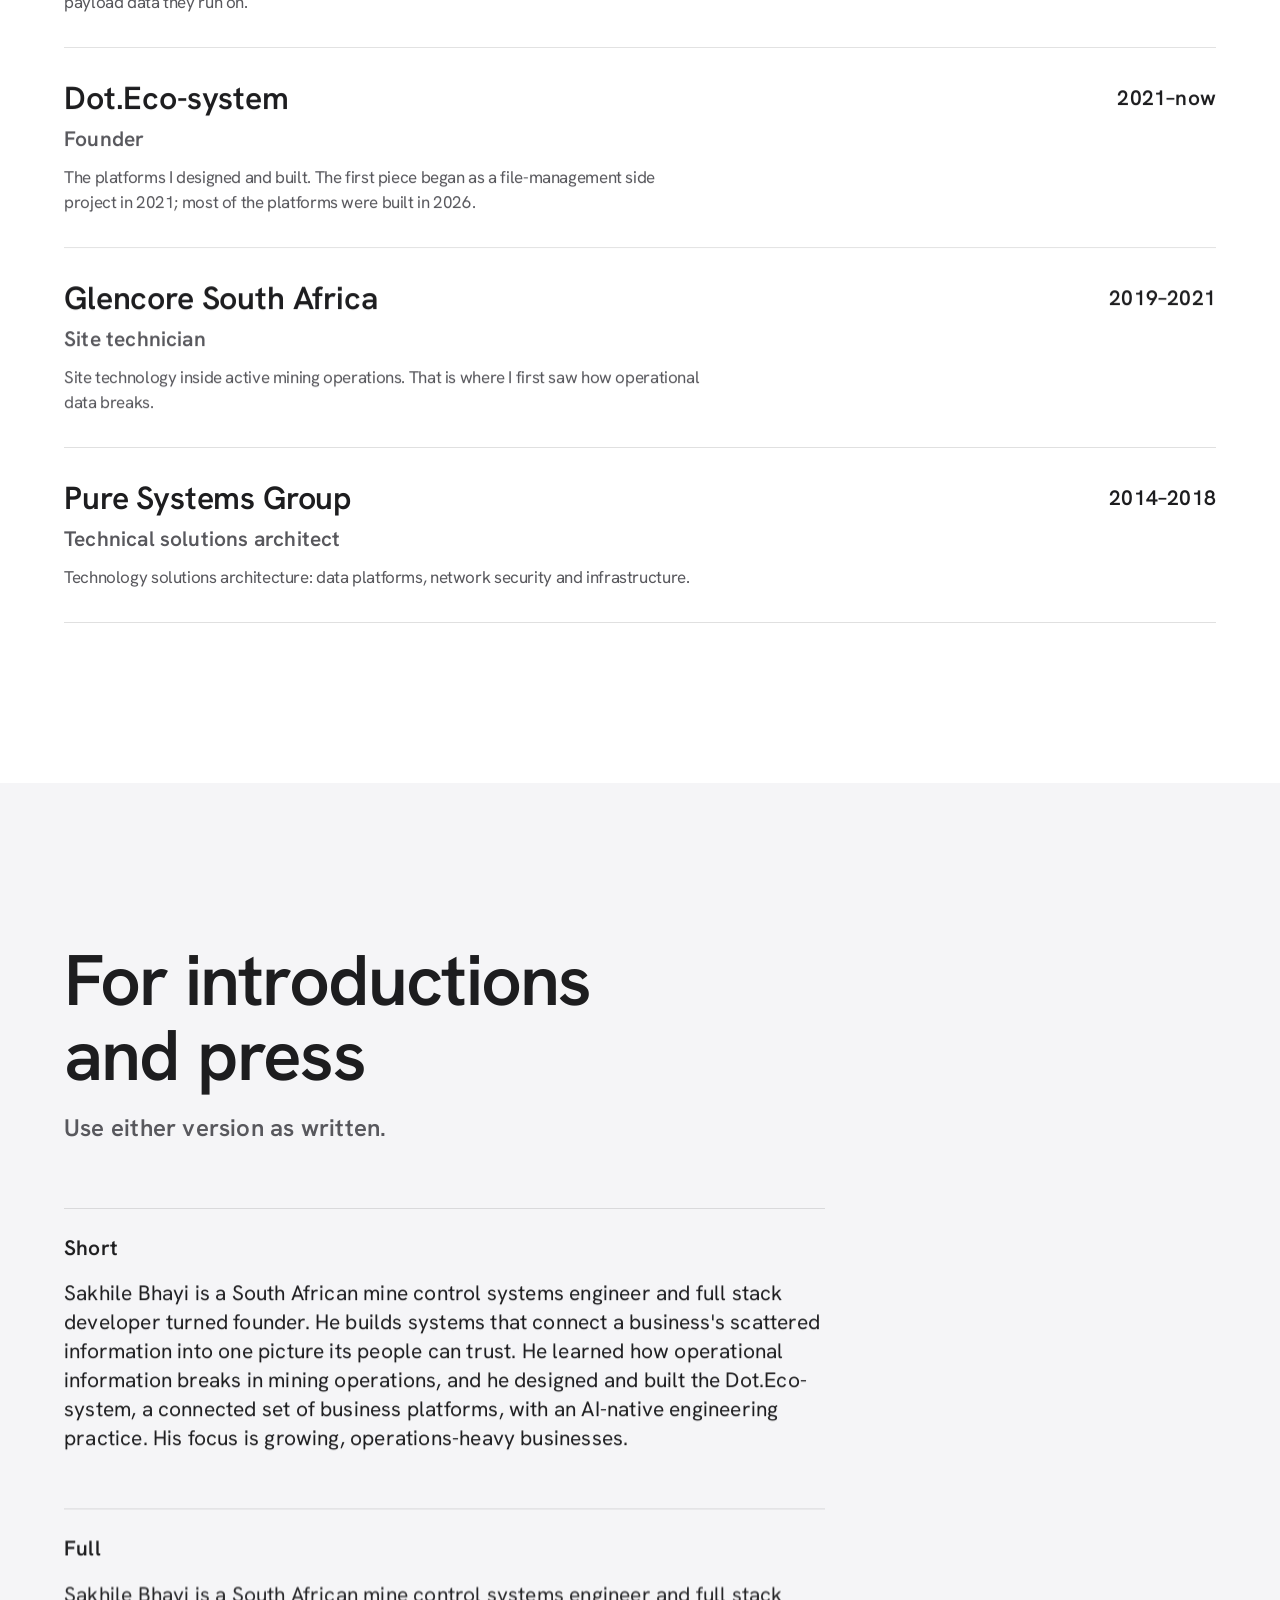
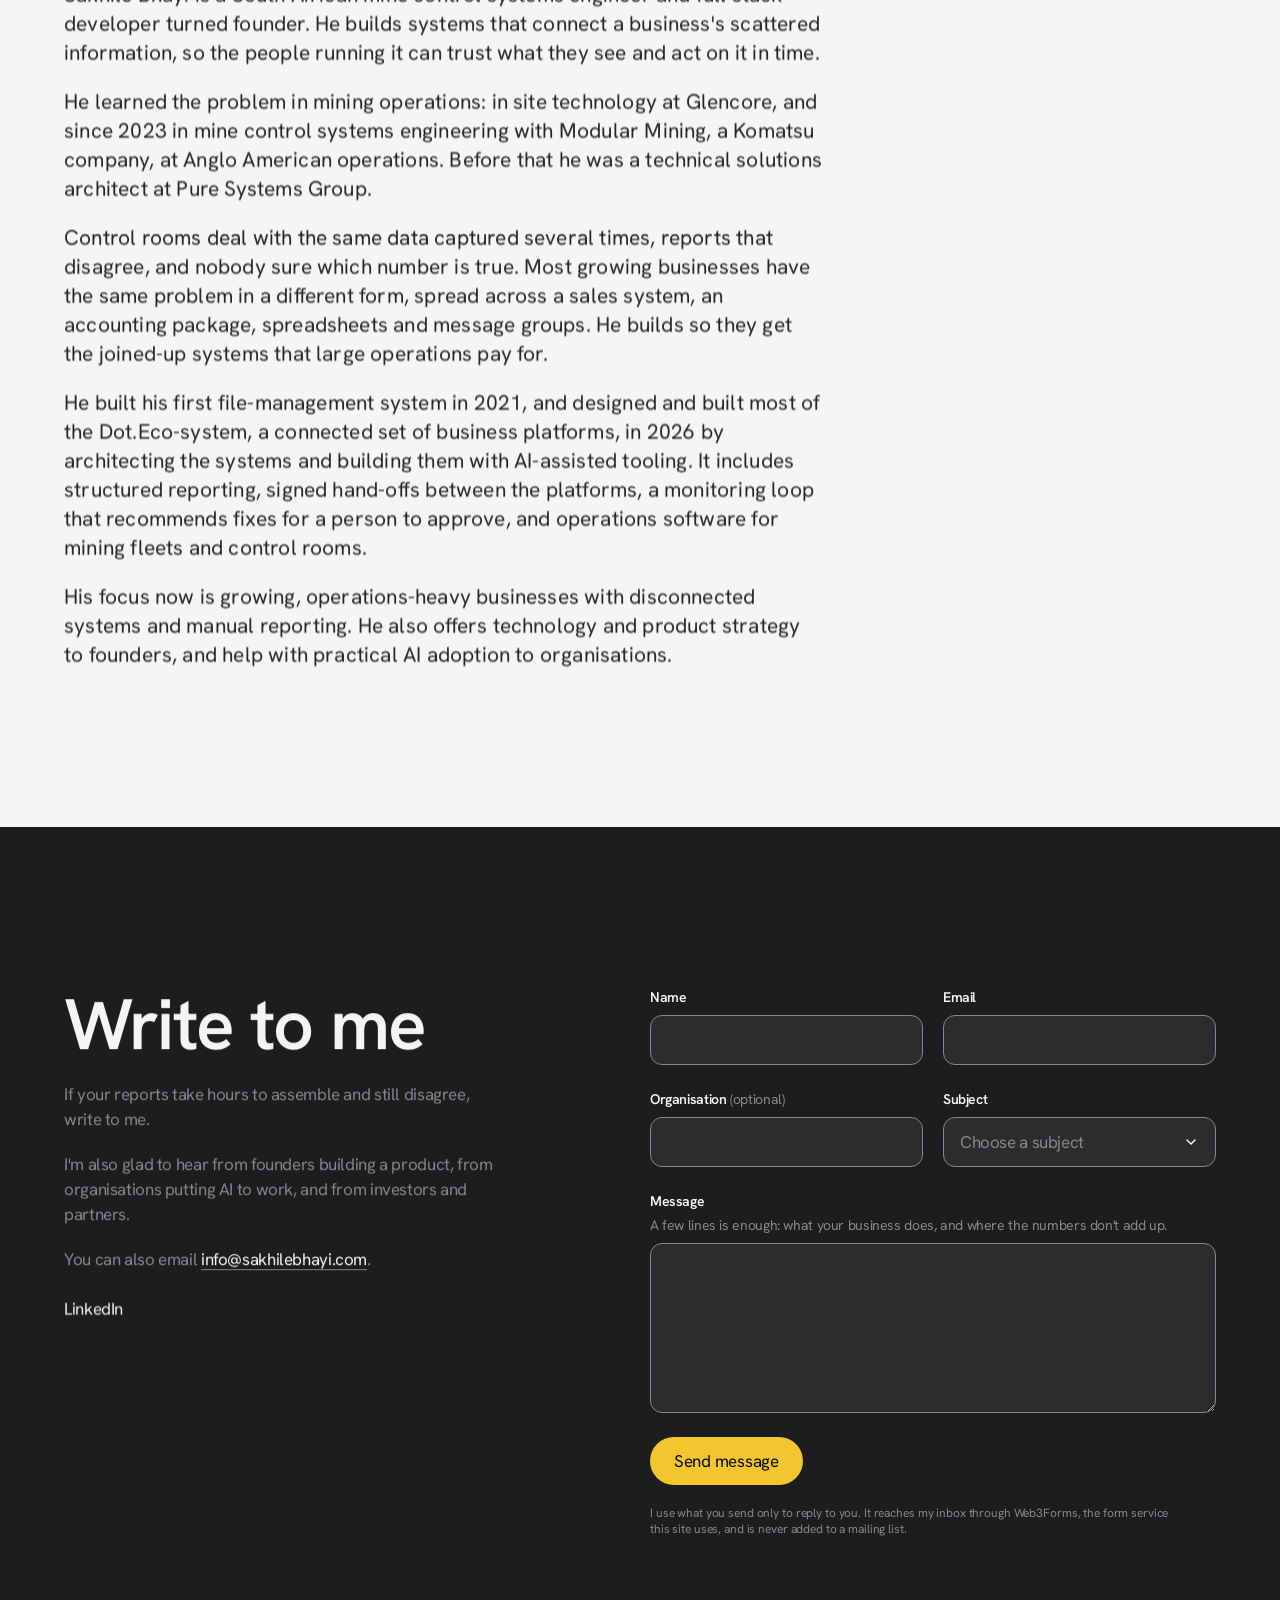
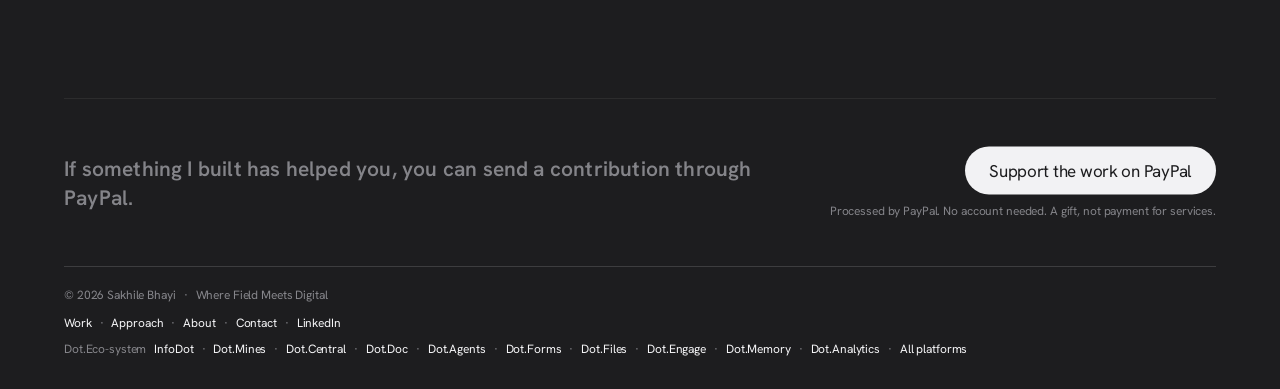
<file: about/index.html>
<!doctype html>
<html lang="en-ZA" class="no-js">
<head>
<meta charset="utf-8">
<meta name="viewport" content="width=device-width, initial-scale=1, viewport-fit=cover">
<script>document.documentElement.classList.replace('no-js','js');if(!matchMedia('(prefers-reduced-motion: reduce)').matches){document.documentElement.classList.add('has-motion');setTimeout(function(){if(!window.__motionReady)document.documentElement.classList.remove('has-motion')},4000)}</script>
<title>About Sakhile Bhayi · Founder of the Dot.Eco-system</title>
<meta name="description" content="A South African mine control systems engineer and full stack developer turned founder, who learned how operational information breaks in mining operations and built the Dot.Eco-system.">
<link rel="canonical" href="https://sakhilebhayi.com/about/">
<meta name="author" content="Sakhile Bhayi">
<meta name="robots" content="index, follow, max-image-preview:large">
<meta name="theme-color" content="#f5f5f7">
<meta name="format-detection" content="telephone=no">
<meta property="og:type" content="profile">
<meta property="og:site_name" content="Sakhile Bhayi">
<meta property="og:locale" content="en_ZA">
<meta property="og:url" content="https://sakhilebhayi.com/about/">
<meta property="og:title" content="About Sakhile Bhayi · Founder of the Dot.Eco-system">
<meta property="og:description" content="A South African mine control systems engineer and full stack developer turned founder, who learned how operational information breaks in mining operations and built the Dot.Eco-system.">
<meta property="og:image" content="https://sakhilebhayi.com/og-image.png">
<meta property="og:image:type" content="image/png">
<meta property="og:image:width" content="1200">
<meta property="og:image:height" content="630">
<meta property="og:image:alt" content="From fragmented information to connected intelligence. Sakhile Bhayi, founder of the Dot.Eco-system.">
<meta property="profile:first_name" content="Sakhile">
<meta property="profile:last_name" content="Bhayi">
<meta name="twitter:card" content="summary_large_image">
<meta name="twitter:title" content="About Sakhile Bhayi · Founder of the Dot.Eco-system">
<meta name="twitter:description" content="A South African mine control systems engineer and full stack developer turned founder, who learned how operational information breaks in mining operations and built the Dot.Eco-system.">
<meta name="twitter:image" content="https://sakhilebhayi.com/og-image.png">
<meta name="twitter:image:alt" content="From fragmented information to connected intelligence. Sakhile Bhayi, founder of the Dot.Eco-system.">
<link rel="icon" href="/favicon-32.png" type="image/png" sizes="32x32">
<link rel="icon" href="/apple-touch-icon.png" type="image/png" sizes="180x180">
<link rel="apple-touch-icon" href="/apple-touch-icon.png" sizes="180x180">
<link rel="preconnect" href="https://fonts.googleapis.com">
<link rel="preconnect" href="https://fonts.gstatic.com" crossorigin>
<link rel="preload" as="style" href="https://fonts.googleapis.com/css2?family=Hanken+Grotesk:wght@400;600&amp;display=swap">
<link rel="stylesheet" href="https://fonts.googleapis.com/css2?family=Hanken+Grotesk:wght@400;600&amp;display=swap" media="print" onload="this.media='all'">
<noscript><link rel="stylesheet" href="https://fonts.googleapis.com/css2?family=Hanken+Grotesk:wght@400;600&amp;display=swap"></noscript>
<link rel="stylesheet" href="/site.css">
<script src="/site.js" defer></script>
<script src="/assets/js/gsap.min.js" defer></script>
<script src="/assets/js/ScrollTrigger.min.js" defer></script>
<script src="/assets/js/motion.js" defer></script>

<script type="application/ld+json">
{
  "@context": "https://schema.org",
  "@graph": [
    {
      "@type": "Person",
      "@id": "https://sakhilebhayi.com/#person",
      "name": "Sakhile Bhayi",
      "url": "https://sakhilebhayi.com/",
      "image": "https://sakhilebhayi.com/logo.png",
      "email": "mailto:info@sakhilebhayi.com",
      "jobTitle": "Founder, Dot.Eco-system",
      "description": "South African founder who builds systems that connect a business's scattered information into one picture its people can trust. He designed and built the Dot.Eco-system, a connected set of business platforms, with an AI-native engineering practice.",
      "address": {
        "@type": "PostalAddress",
        "addressCountry": "ZA"
      },
      "knowsAbout": [
        "Business intelligence",
        "Operations systems",
        "Data integration",
        "Mine control systems",
        "Fleet management systems",
        "Business reporting",
        "Laravel"
      ],
      "sameAs": [
        "https://za.linkedin.com/in/sakhilebayi"
      ],
      "worksFor": [
        {
          "@id": "https://sakhilebhayi.com/#ecosystem"
        }
      ]
    },
    {
      "@type": "WebSite",
      "@id": "https://sakhilebhayi.com/#website",
      "url": "https://sakhilebhayi.com/",
      "name": "Sakhile Bhayi",
      "description": "Sakhile Bhayi, founder of the Dot.Eco-system, South Africa. I build systems that connect a business's scattered information into one picture its people can trust.",
      "inLanguage": "en-ZA",
      "author": {
        "@id": "https://sakhilebhayi.com/#person"
      },
      "publisher": {
        "@id": "https://sakhilebhayi.com/#person"
      }
    },
    {
      "@type": "AboutPage",
      "@id": "https://sakhilebhayi.com/about/#page",
      "url": "https://sakhilebhayi.com/about/",
      "name": "About Sakhile Bhayi · Founder of the Dot.Eco-system",
      "description": "A South African mine control systems engineer and full stack developer turned founder, who learned how operational information breaks in mining operations and built the Dot.Eco-system.",
      "inLanguage": "en-ZA",
      "isPartOf": {
        "@id": "https://sakhilebhayi.com/#website"
      },
      "mainEntity": {
        "@id": "https://sakhilebhayi.com/#person"
      },
      "about": {
        "@id": "https://sakhilebhayi.com/#person"
      },
      "breadcrumb": {
        "@id": "https://sakhilebhayi.com/about/#breadcrumb"
      },
      "dateModified": "2026-10-22T00:00:00+02:00"
    },
    {
      "@type": "BreadcrumbList",
      "@id": "https://sakhilebhayi.com/about/#breadcrumb",
      "itemListElement": [
        {
          "@type": "ListItem",
          "position": 1,
          "name": "Sakhile Bhayi",
          "item": "https://sakhilebhayi.com/"
        },
        {
          "@type": "ListItem",
          "position": 2,
          "name": "About",
          "item": "https://sakhilebhayi.com/about/"
        }
      ]
    },
    {
      "@type": "Organization",
      "@id": "https://sakhilebhayi.com/#ecosystem",
      "name": "Dot.Eco-system",
      "url": "https://www.infodot.co.za/",
      "description": "The full set of InfoDot micro platforms: operations, documents, files, forms, monitoring and more.",
      "founder": {
        "@id": "https://sakhilebhayi.com/#person"
      }
    },
    {
      "@type": "Organization",
      "@id": "https://sakhilebhayi.com/#infodot",
      "name": "InfoDot",
      "url": "https://www.infodot.co.za/",
      "description": "InfoDot exists to help people start, operate, manage, and grow successful businesses by combining collective human experience, practical knowledge, AI-assisted guidance, and business intelligence from across the Dot.Eco-system.",
      "parentOrganization": {
        "@id": "https://sakhilebhayi.com/#ecosystem"
      },
      "founder": {
        "@id": "https://sakhilebhayi.com/#person"
      }
    }
  ]
}
</script>
</head>
<body class="page-about">
<a class="skip" href="#main">Skip to content</a>

<svg width="0" height="0" style="position:absolute" aria-hidden="true" focusable="false">
  <symbol id="i-out" viewBox="0 0 16 16"><path d="M5 11 11 5M6.25 5H11v4.75" fill="none" stroke="currentColor" stroke-width="1.5" stroke-linecap="round" stroke-linejoin="round"/></symbol>
  <symbol id="i-next" viewBox="0 0 16 16"><path d="M3 8h9.5M8.75 4.25 12.5 8l-3.75 3.75" fill="none" stroke="currentColor" stroke-width="1.5" stroke-linecap="round" stroke-linejoin="round"/></symbol>
  <symbol id="i-err" viewBox="0 0 16 16"><circle cx="8" cy="8" r="6.75" fill="none" stroke="currentColor" stroke-width="1.5"/><path d="M8 4.75v4" stroke="currentColor" stroke-width="1.5" stroke-linecap="round"/><circle cx="8" cy="11.25" r="1" fill="currentColor"/></symbol>
  <symbol id="i-ok" viewBox="0 0 16 16"><circle cx="8" cy="8" r="6.75" fill="none" stroke="currentColor" stroke-width="1.5"/><path d="m5.25 8.25 1.9 1.9 3.6-4" fill="none" stroke="currentColor" stroke-width="1.5" stroke-linecap="round" stroke-linejoin="round"/></symbol>
</svg>

<header class="nav band">
  <div class="wrap">
    <a class="nav__name" href="/">Sakhile Bhayi</a>
  </div>
</header>
<nav class="dock" aria-label="Primary">
  <a href="/work/"><svg class="dock__ic" viewBox="0 0 24 24" fill="none" stroke="currentColor" stroke-width="1.7" stroke-linecap="round" stroke-linejoin="round" aria-hidden="true"><rect x="3.5" y="3.5" width="7" height="7" rx="1.8"/><rect x="13.5" y="3.5" width="7" height="7" rx="1.8"/><rect x="3.5" y="13.5" width="7" height="7" rx="1.8"/><rect x="13.5" y="13.5" width="7" height="7" rx="1.8"/></svg><span>Work</span></a>
  <a href="/approach/"><svg class="dock__ic" viewBox="0 0 24 24" fill="none" stroke="currentColor" stroke-width="1.7" stroke-linecap="round" stroke-linejoin="round" aria-hidden="true"><circle cx="12" cy="12" r="8.5"/><path d="m15.6 8.4-2.1 5.1-5.1 2.1 2.1-5.1z"/></svg><span>Approach</span></a>
  <a class="dock__home" href="/"><svg class="dock__ic" viewBox="0 0 24 24" fill="none" stroke="currentColor" stroke-width="1.7" stroke-linecap="round" stroke-linejoin="round" aria-hidden="true"><path d="M4 10.8 12 4l8 6.8"/><path d="M6 9.6V19a1 1 0 0 0 1 1h3.4v-5h3.2v5H17a1 1 0 0 0 1-1V9.6"/></svg><span>Home</span></a>
  <a href="/about/" aria-current="page"><svg class="dock__ic" viewBox="0 0 24 24" fill="none" stroke="currentColor" stroke-width="1.7" stroke-linecap="round" stroke-linejoin="round" aria-hidden="true"><circle cx="12" cy="8.5" r="3.6"/><path d="M5 20c.6-3.6 3.5-5.5 7-5.5s6.4 1.9 7 5.5"/></svg><span>About</span></a>
  <a href="/contact/"><svg class="dock__ic" viewBox="0 0 24 24" fill="none" stroke="currentColor" stroke-width="1.7" stroke-linecap="round" stroke-linejoin="round" aria-hidden="true"><rect x="3.5" y="5.5" width="17" height="13" rx="2.5"/><path d="m4.5 8 7.5 5.5L19.5 8"/></svg><span>Contact</span></a>
</nav>

<main id="main">

  <section class="page-head page-head--dark band" aria-labelledby="page-h">
    <div class="hero-bg" aria-hidden="true">
      <picture>
        <source media="(max-width: 734px)" type="image/avif" srcset="/assets/night-hill-800.avif 800w" sizes="100vw">
        <source media="(max-width: 734px)" type="image/webp" srcset="/assets/night-hill-800.webp 800w" sizes="100vw">
        <source type="image/avif" srcset="/assets/night-hill-1440.avif 1440w, /assets/night-hill-1920.avif 1920w" sizes="100vw">
        <source type="image/webp" srcset="/assets/night-hill-1440.webp 1440w, /assets/night-hill-1920.webp 1920w" sizes="100vw">
        <img src="/assets/night-hill-1440.webp" width="1440" height="720" alt="" decoding="async" loading="lazy">
      </picture>
    </div>
    <div class="wrap grid">
      <h1 class="t-section" id="page-h">About</h1>
      <p class="t-intro about__lead">I'm Sakhile Bhayi, a mine control systems engineer and full stack developer turned founder, and I'm South African. I work on one problem: getting a business's scattered information into one picture of how it is running, built from facts its people can trace and current enough to act on.</p>
      <figure class="mark mark--sm">
        <picture>
          <source type="image/avif" srcset="/assets/mark-640.avif 640w, /assets/mark-965.avif 965w" sizes="(min-width:1069px) 380px, 70vw" width="965" height="365">
          <source type="image/webp" srcset="/assets/mark-640.webp 640w, /assets/mark-965.webp 965w" sizes="(min-width:1069px) 380px, 70vw" width="965" height="365">
          <img src="/assets/mark-640.webp" width="965" height="365" decoding="async" alt="Sakhile Bhayi, signature logo">
        </picture>
      </figure>
    </div>
  </section>
  <section class="sec sec--white band sec--about" aria-label="About, in full">
    <div class="wrap grid">
      <div class="inset">
        <picture>
          <source type="image/avif" srcset="/assets/night-sprawl-tall-480.avif 480w, /assets/night-sprawl-tall-720.avif 720w" sizes="(min-width: 1069px) 37vw, (min-width: 735px) 42vw, 100vw">
          <source type="image/webp" srcset="/assets/night-sprawl-tall-480.webp 480w, /assets/night-sprawl-tall-720.webp 720w" sizes="(min-width: 1069px) 37vw, (min-width: 735px) 42vw, 100vw">
          <img src="/assets/night-sprawl-tall-480.webp" width="720" height="900" decoding="async" loading="lazy" alt="Skyscrapers lit at dusk above a wide city.">
        </picture>
      </div>
      <div class="inset-body">
        <div class="prose">
          <h2 class="t-minor minor-head">Where I learned the problem</h2>
          <p>I've worked in mining operations since 2019. I started in site technology at Glencore, and since 2023 I've worked in mine control systems engineering with Modular Mining, a Komatsu company, at Anglo American operations. That means fleet-management, machine-health and guidance systems, and the telematics, GPS and payload data they run on. Before that, from 2014 to 2018, I was a technical solutions architect at Pure Systems Group, on data platforms, network security and infrastructure.</p>
          <p>Control rooms deal with the same data captured several times, reports that disagree, and nobody sure which number is true.</p>
          <h2 class="t-minor minor-head">Why I build</h2>
          <p>A growing business has the same problem in a different form: a sales system, an accounting package, spreadsheets and message groups, each holding a slice of the truth. The cost shows up as hours spent reconciling, as arguments over which figure to trust, and as decisions made late on numbers that were already out of date.</p>
          <p>I kept seeing the joined-up systems large operations pay for, and growing businesses doing without them. I build so they don't have to.</p>
          <h2 class="t-minor minor-head">What I've built</h2>
          <p>I built my first file-management system in 2021. Most of the Dot.Eco-system, a connected set of InfoDot micro platforms, I built in 2026: recurring reports from shared templates, fleet operations software, shift control rooms, and a monitoring loop that recommends fixes for a person to approve.</p>
          <p class="more"><a class="tlink" href="/work/">Every platform, and how far each has got<svg class="ic" aria-hidden="true"><use href="#i-next"/></svg></a></p>
          <p>The work is closer to architecture than to coding. I decide how operational data, identity, memory and decisions connect across systems, and I build with an AI-assisted workflow. How I keep that under control is on the <a href="/approach/">Approach</a> page.</p>
          <h2 class="t-minor minor-head">Where I'm going</h2>
          <p>I want a first growing business to work with. We map how its information breaks, agree a baseline, connect what matters and measure the change. When an engagement has a measured result, I'll publish it with the client's permission.</p>
          <p>After that comes a repeatable way of doing it on the Dot.Eco-system, and in time InfoDot, which exists to help people start, operate, manage and grow successful businesses.</p>
        </div>
      </div>
    </div>
  </section>

  <section class="sec sec--white band" id="career" aria-labelledby="career-h">
    <div class="wrap">
      <div class="grid">
        <div class="sec__head">
          <h2 class="t-section" id="career-h">Career</h2>
          <p class="t-intro">Technology since 2014, and mining operations since 2019.</p>
        </div>
        <ol class="career__list" role="list">
          <li>
            <h3 class="career__who">Modular Mining, a Komatsu company, at Anglo American operations</h3>
            <p class="career__when tnum">2023–now</p>
            <p class="career__role">Mine control systems engineering</p>
            <p class="career__more">Fleet-management, machine-health and guidance systems, and the telematics, GPS and payload data they run on.</p>
          </li>
          <li>
            <h3 class="career__who">Dot.Eco-system</h3>
            <p class="career__when tnum">2021–now</p>
            <p class="career__role">Founder</p>
            <p class="career__more">The platforms I designed and built. The first piece began as a file-management side project in 2021; most of the platforms were built in 2026.</p>
          </li>
          <li>
            <h3 class="career__who">Glencore South Africa</h3>
            <p class="career__when tnum">2019–2021</p>
            <p class="career__role">Site technician</p>
            <p class="career__more">Site technology inside active mining operations. That is where I first saw how operational data breaks.</p>
          </li>
          <li>
            <h3 class="career__who">Pure Systems Group</h3>
            <p class="career__when tnum">2014–2018</p>
            <p class="career__role">Technical solutions architect</p>
            <p class="career__more">Technology solutions architecture: data platforms, network security and infrastructure.</p>
          </li>
        </ol>
      </div>
    </div>
  </section>

  <section class="sec sec--grey band" aria-labelledby="bio-h">
    <div class="wrap grid">
      <div class="sec__head">
        <h2 class="t-section" id="bio-h">For introductions and press</h2>
        <p class="t-intro">Use either version as written.</p>
      </div>
      <div class="bios">
        <div class="bio">
          <h3 class="t-minor">Short</h3>
          <div class="prose">
            <p>Sakhile Bhayi is a South African mine control systems engineer and full stack developer turned founder. He builds systems that connect a business's scattered information into one picture its people can trust. He learned how operational information breaks in mining operations, and he designed and built the Dot.Eco-system, a connected set of business platforms, with an AI-native engineering practice. His focus is growing, operations-heavy businesses.</p>
          </div>
        </div>
        <div class="bio">
          <h3 class="t-minor">Full</h3>
          <div class="prose">
            <p>Sakhile Bhayi is a South African mine control systems engineer and full stack developer turned founder. He builds systems that connect a business's scattered information, so the people running it can trust what they see and act on it in time.</p>
            <p>He learned the problem in mining operations: in site technology at Glencore, and since 2023 in mine control systems engineering with Modular Mining, a Komatsu company, at Anglo American operations. Before that he was a technical solutions architect at Pure Systems Group.</p>
            <p>Control rooms deal with the same data captured several times, reports that disagree, and nobody sure which number is true. Most growing businesses have the same problem in a different form, spread across a sales system, an accounting package, spreadsheets and message groups. He builds so they get the joined-up systems that large operations pay for.</p>
            <p>He built his first file-management system in 2021, and designed and built most of the Dot.Eco-system, a connected set of business platforms, in 2026 by architecting the systems and building them with AI-assisted tooling. It includes structured reporting, signed hand-offs between the platforms, a monitoring loop that recommends fixes for a person to approve, and operations software for mining fleets and control rooms.</p>
            <p>His focus now is growing, operations-heavy businesses with disconnected systems and manual reporting. He also offers technology and product strategy to founders, and help with practical AI adoption to organisations.</p>
          </div>
        </div>
      </div>
    </div>
  </section>

  <section class="close band close--plain" id="write" aria-labelledby="write-h">
    <div class="wrap">
      <div class="contact">
        <div class="contact__intro">
          <h2 class="t-section" id="write-h">Write to me</h2>
          <p>If your reports take hours to assemble and still disagree, write to me.</p>
          <p>I'm also glad to hear from founders building a product, from organisations putting AI to work, and from investors and partners.</p>
          <p>You can also email <a href="mailto:info@sakhilebhayi.com">info@sakhilebhayi.com</a>.</p>
          <ul class="profiles" role="list" aria-label="Profiles">
            <li><a href="https://za.linkedin.com/in/sakhilebayi" rel="me noopener" target="_blank">LinkedIn<span class="sr-only"> (opens in a new tab)</span></a></li>
          </ul>
        </div>

        <form id="contact-form" action="https://api.web3forms.com/submit" method="POST" novalidate>
          <input type="hidden" name="access_key" value="9d573292-9d41-4295-b09a-9b5e8a7b3173">
          <input type="hidden" name="from_name" value="sakhilebhayi.com">
          <div class="hp" aria-hidden="true">
            <label for="f-botcheck">Leave this box unticked</label>
            <input type="checkbox" name="botcheck" id="f-botcheck" tabindex="-1" autocomplete="off">
          </div>

          <div class="field-row">
            <div class="field">
              <label for="f-name">Name</label>
              <input id="f-name" name="name" type="text" autocomplete="name" required>
              <p class="field__err" id="f-name-err" hidden><svg aria-hidden="true"><use href="#i-err"/></svg><span>Please enter your name.</span></p>
            </div>
            <div class="field">
              <label for="f-email">Email</label>
              <input id="f-email" name="email" type="email" autocomplete="email" inputmode="email" required>
              <p class="field__err" id="f-email-err" hidden><svg aria-hidden="true"><use href="#i-err"/></svg><span>Please enter an email address I can reply to, like name@company.com.</span></p>
            </div>
          </div>
          <div class="field-row">
            <div class="field">
              <label for="f-org">Organisation <span class="opt">(optional)</span></label>
              <input id="f-org" name="organisation" type="text" autocomplete="organization">
            </div>
            <div class="field">
              <label for="f-subject">Subject</label>
              <select id="f-subject" name="subject" required>
                <option value="" disabled selected>Choose a subject</option>
                <option value="connect">Connecting my business's information</option>
                <option value="founder">Product and technology strategy for a founder</option>
                <option value="ai">Practical AI in my organisation</option>
                <option value="invest">Investment or partnership</option>
                <option value="dot">A question about the Dot.Eco-system or InfoDot</option>
                <option value="press">Speaking or press</option>
                <option value="other">Something else</option>
              </select>
              <p class="field__err" id="f-subject-err" hidden><svg aria-hidden="true"><use href="#i-err"/></svg><span>Please choose a subject.</span></p>
            </div>
          </div>
          <div class="field">
            <label for="f-message">Message</label>
            <p class="field__hint" id="f-message-hint">A few lines is enough: what your business does, and where the numbers don't add up.</p>
            <textarea id="f-message" name="message" rows="6" required aria-describedby="f-message-hint" data-hint="f-message-hint"></textarea>
            <p class="field__err" id="f-message-err" hidden><svg aria-hidden="true"><use href="#i-err"/></svg><span>Please write a short message.</span></p>
          </div>
          <p class="form__fail" id="f-fail" role="alert" hidden><svg aria-hidden="true"><use href="#i-err"/></svg><span>Your message didn't send. Please try again, or email info@sakhilebhayi.com.</span></p>
          <div class="form__foot">
            <button class="pill" type="submit" id="f-submit">Send message</button>
            <p class="status" id="f-status" role="status" aria-live="polite"></p>
          </div>
          <p class="privacy">I use what you send only to reply to you. It reaches my inbox through Web3Forms, the form service this site uses, and is never added to a mailing list.</p>
        </form>
        <p class="sent" id="f-sent" tabindex="-1" role="status" hidden><svg aria-hidden="true"><use href="#i-ok"/></svg><span>Thank you. Your message has reached me, and I'll reply to the email address you gave.</span></p>
      </div>
      <div class="donate">
        <p>If something I built has helped you, you can send a contribution through PayPal.</p>
        <div class="donate__act">
          <a class="pill" href="https://paypal.me/sakhile888" target="_blank" rel="noopener">Support the work on PayPal<span class="sr-only"> (opens in a new tab)</span></a>
          <small>Processed by PayPal. No account needed. A gift, not payment for services.</small>
        </div>
      </div>
    </div>
  </section>
</main>

<footer class="close band foot-band">
  <div class="wrap foot">
    <ul role="list">
      <li>© 2026 Sakhile Bhayi</li>
      <li>Where Field Meets Digital</li>
    </ul>
    <ul class="foot__line" role="list" aria-label="Site">
      <li><a href="/work/">Work</a></li>
      <li><a href="/approach/">Approach</a></li>
      <li><a href="/about/">About</a></li>
      <li><a href="/contact/">Contact</a></li>
      <li><a href="https://za.linkedin.com/in/sakhilebayi" rel="me noopener" target="_blank">LinkedIn<span class="sr-only"> (opens in a new tab)</span></a></li>
    </ul>
    <ul class="foot__line foot__platforms" role="list" aria-label="The Dot.Eco-system">
      <li class="foot__label">Dot.Eco-system</li>
      <li><a href="https://www.infodot.co.za/" target="_blank" rel="noopener">InfoDot<span class="sr-only"> (opens in a new tab)</span></a></li>
      <li><a href="https://mines.infodot.co.za/" target="_blank" rel="noopener">Dot.Mines<span class="sr-only"> (opens in a new tab)</span></a></li>
      <li><a href="https://central.infodot.co.za/" target="_blank" rel="noopener">Dot.Central<span class="sr-only"> (opens in a new tab)</span></a></li>
      <li><a href="https://doc.infodot.co.za/" target="_blank" rel="noopener">Dot.Doc<span class="sr-only"> (opens in a new tab)</span></a></li>
      <li><a href="https://agents.infodot.co.za/" target="_blank" rel="noopener">Dot.Agents<span class="sr-only"> (opens in a new tab)</span></a></li>
      <li><a href="https://forms.infodot.co.za/" target="_blank" rel="noopener">Dot.Forms<span class="sr-only"> (opens in a new tab)</span></a></li>
      <li><a href="https://files.infodot.co.za/" target="_blank" rel="noopener">Dot.Files<span class="sr-only"> (opens in a new tab)</span></a></li>
      <li><a href="https://engage.infodot.co.za/" target="_blank" rel="noopener">Dot.Engage<span class="sr-only"> (opens in a new tab)</span></a></li>
      <li><a href="https://memory.infodot.co.za/" target="_blank" rel="noopener">Dot.Memory<span class="sr-only"> (opens in a new tab)</span></a></li>
      <li><a href="https://analytics.infodot.co.za/" target="_blank" rel="noopener">Dot.Analytics<span class="sr-only"> (opens in a new tab)</span></a></li>
      <li><a href="/work/">All platforms</a></li>
    </ul>
  </div>
</footer>
</body>
</html>
</file>
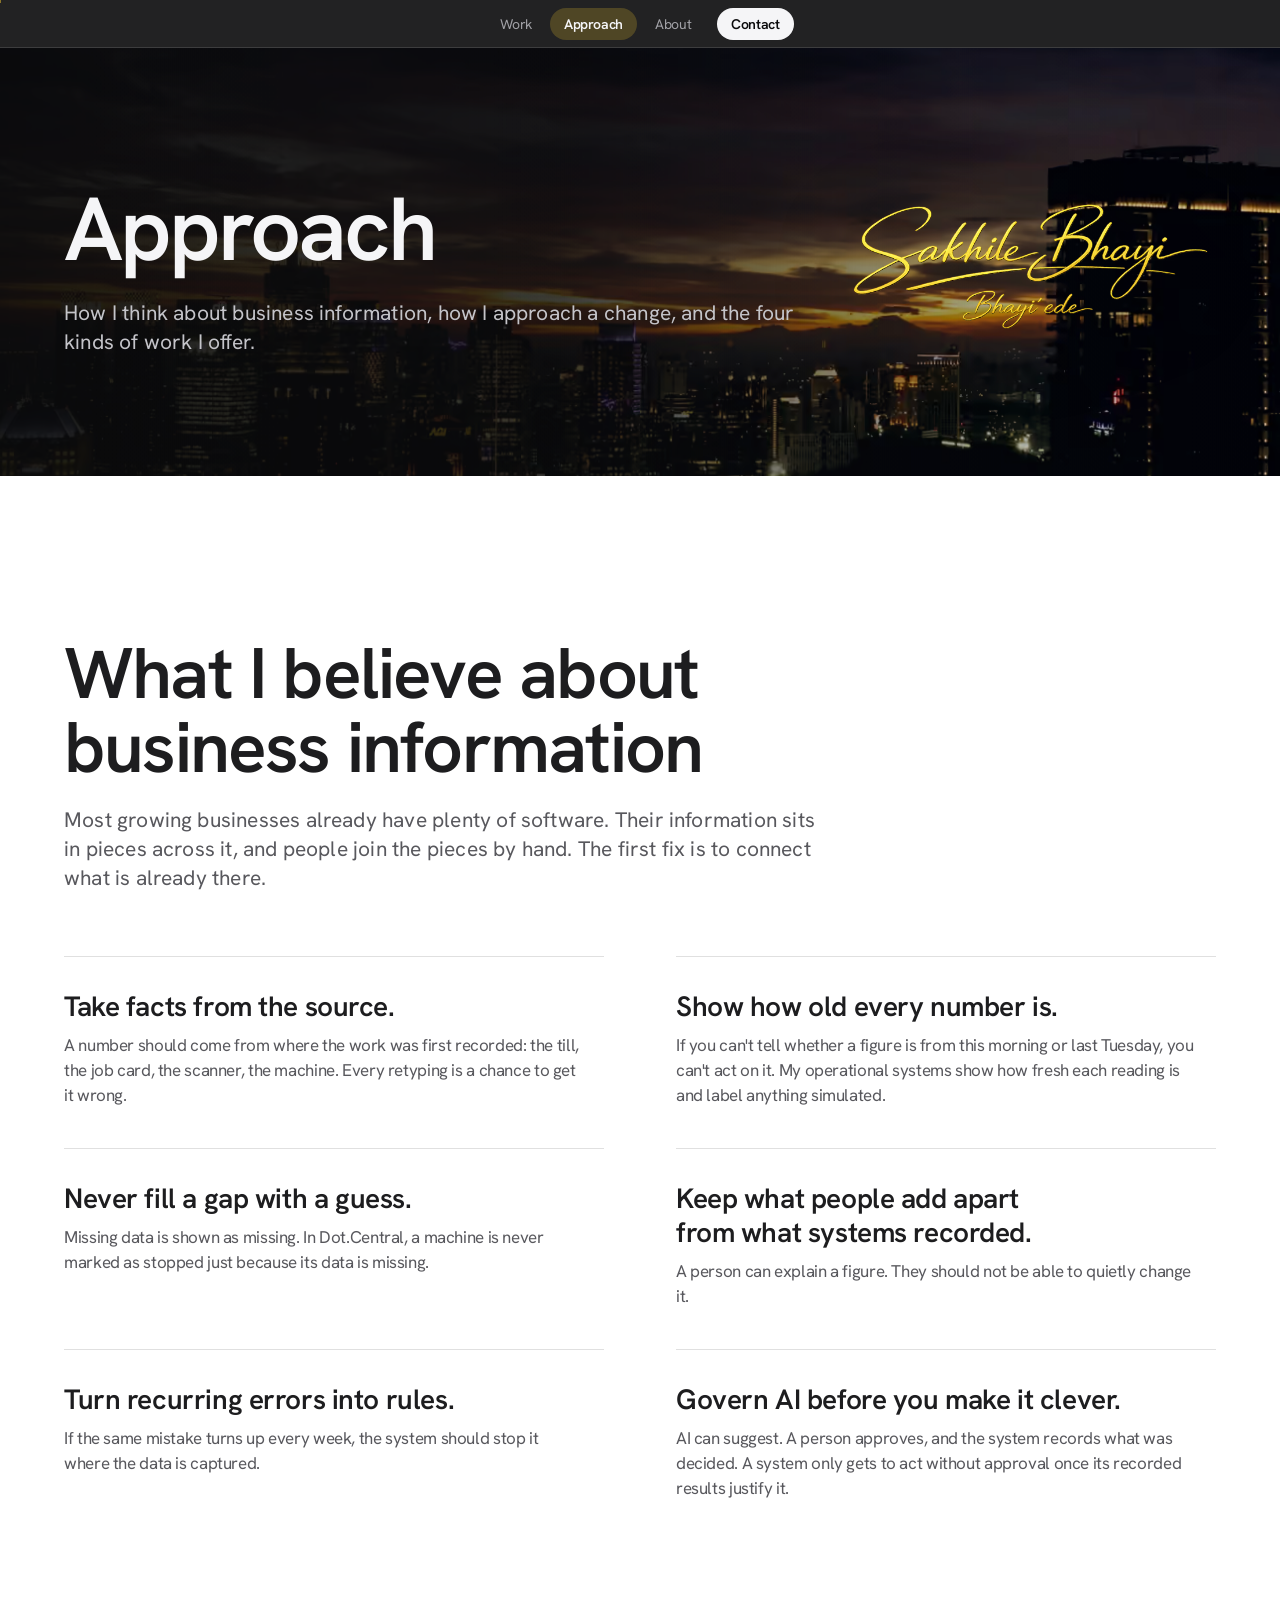
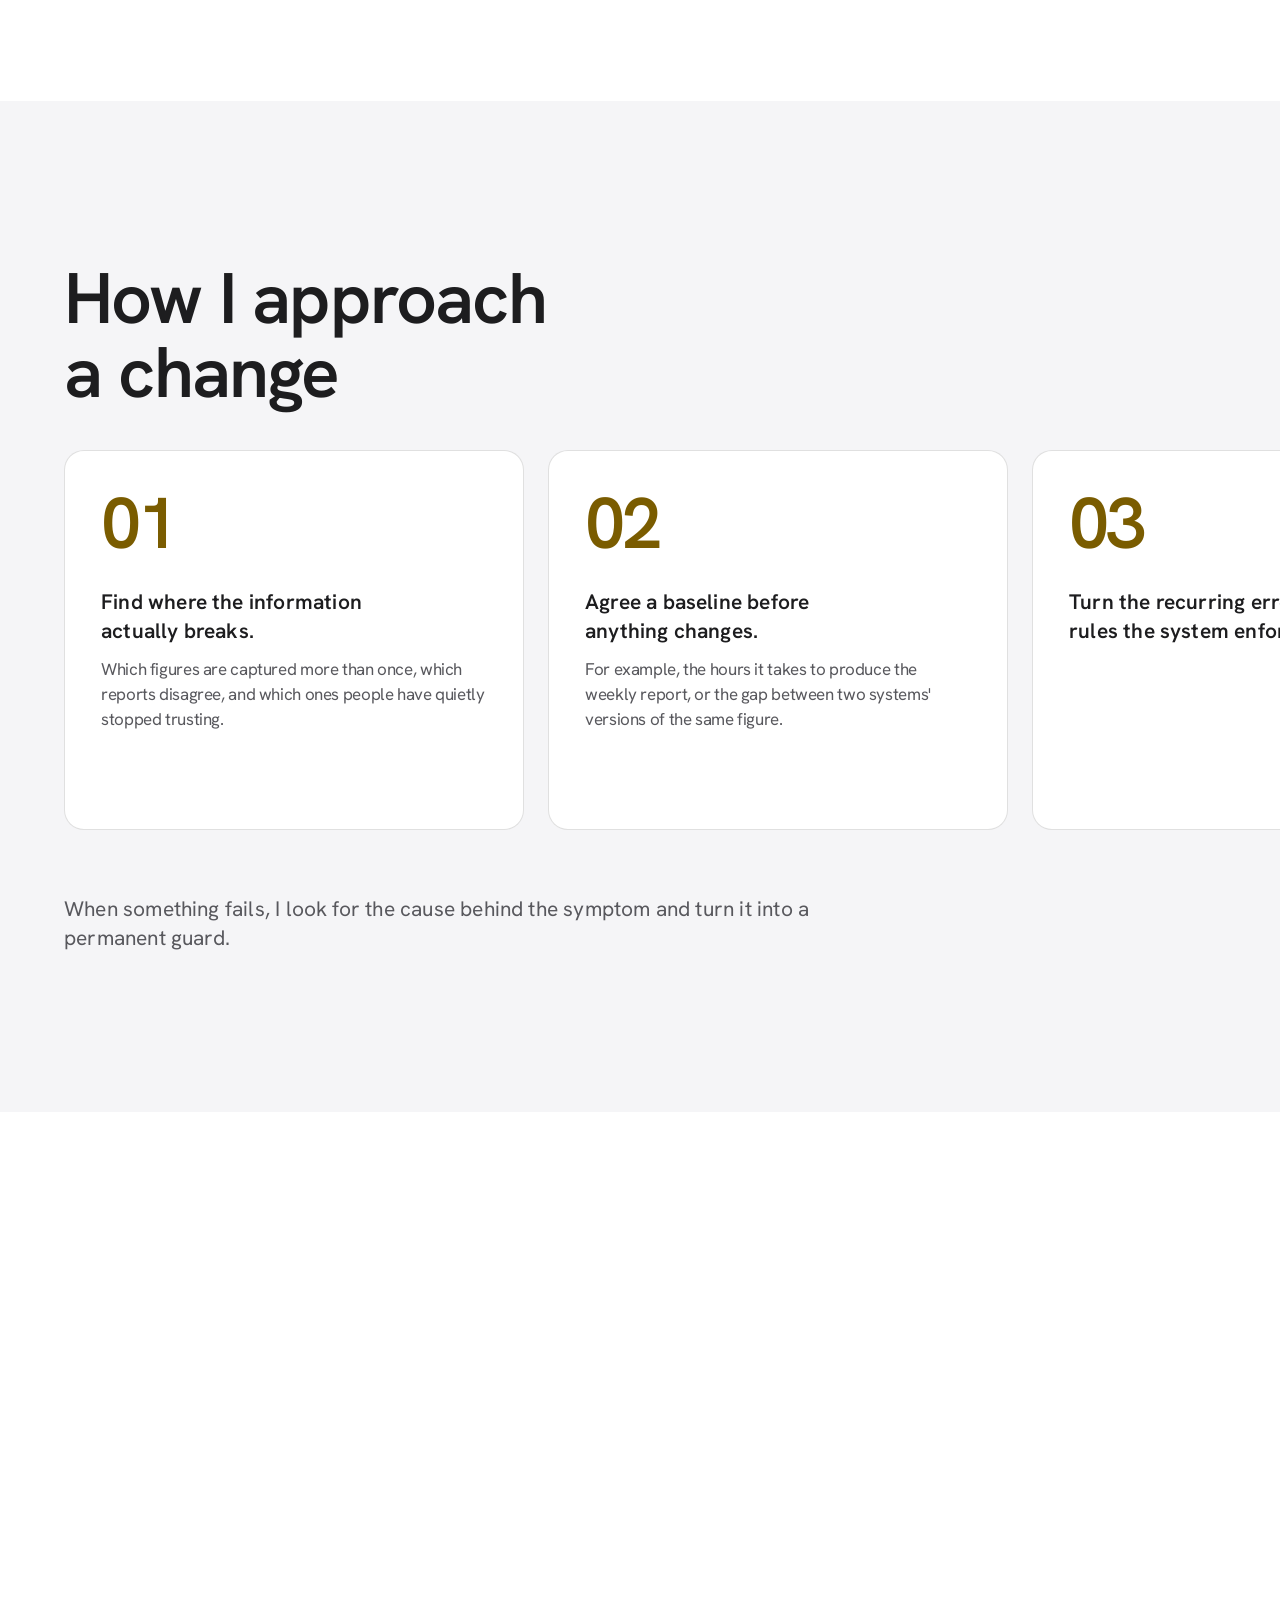
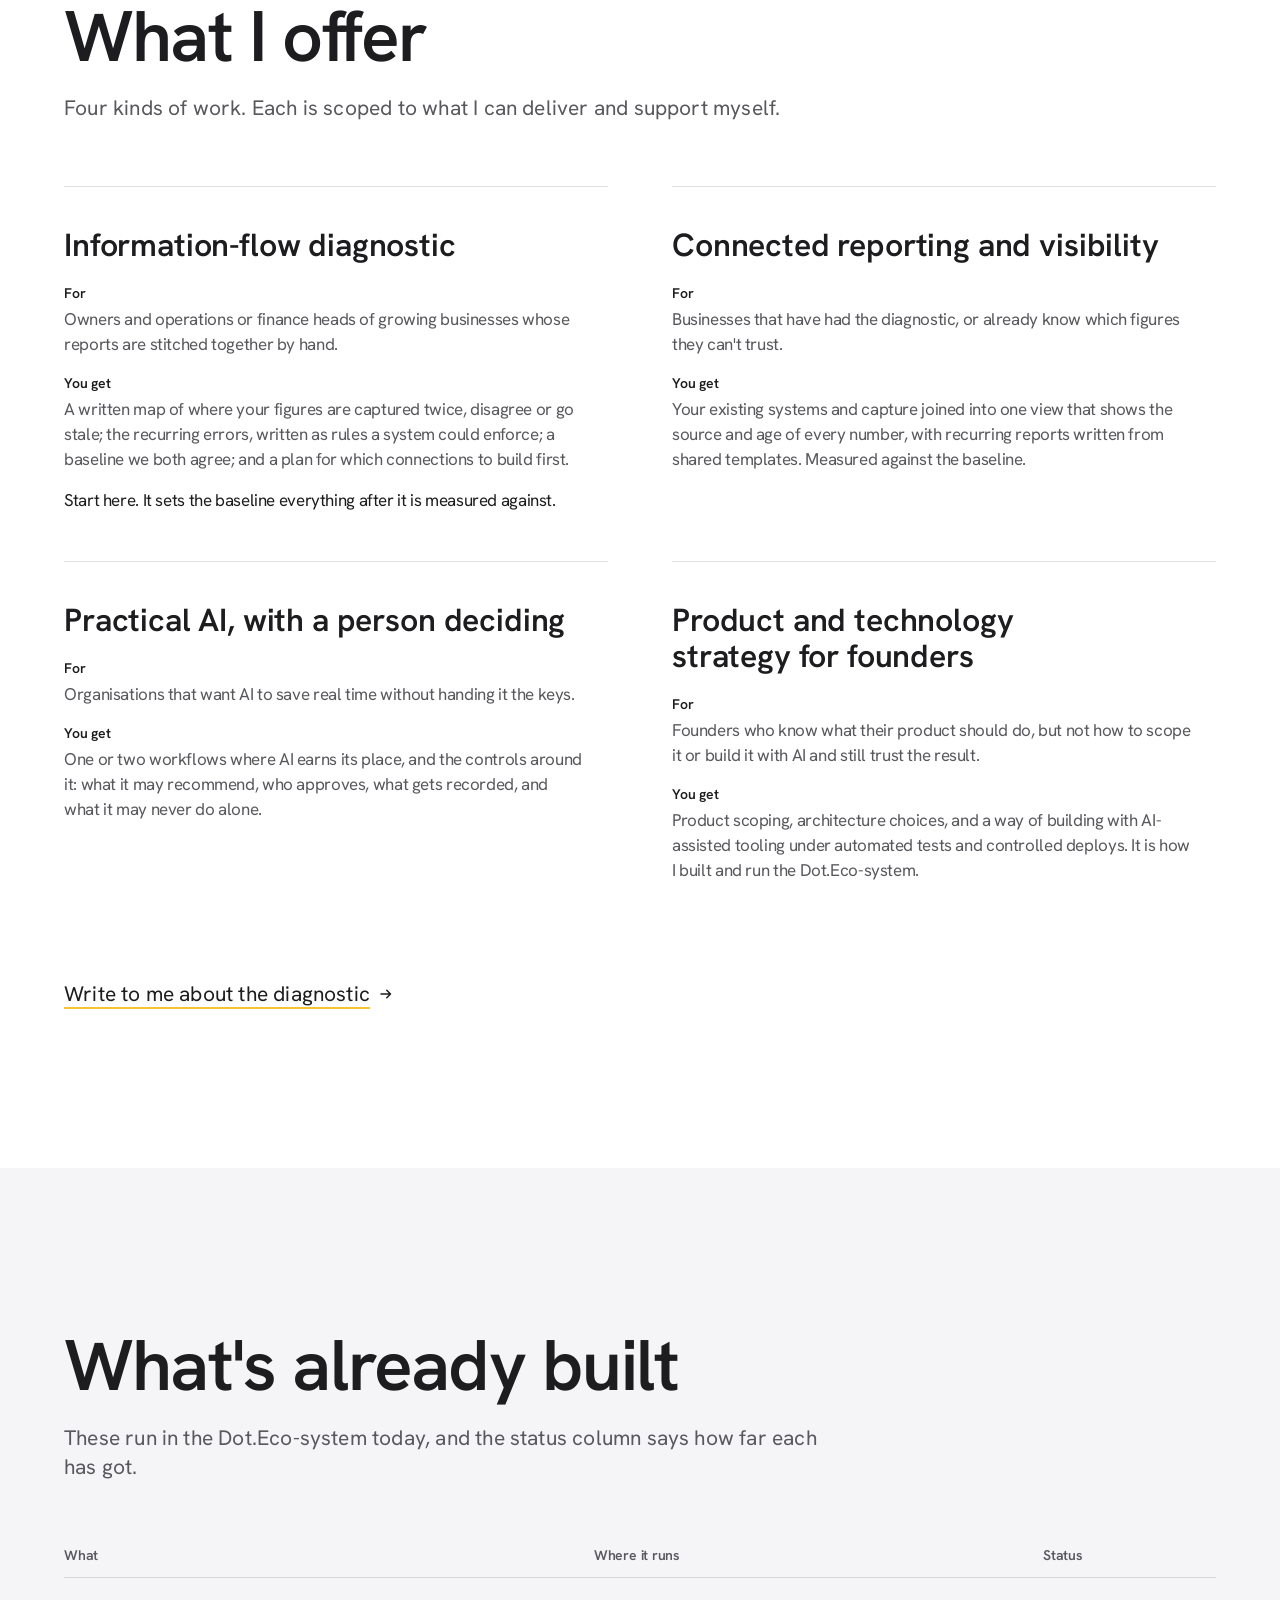
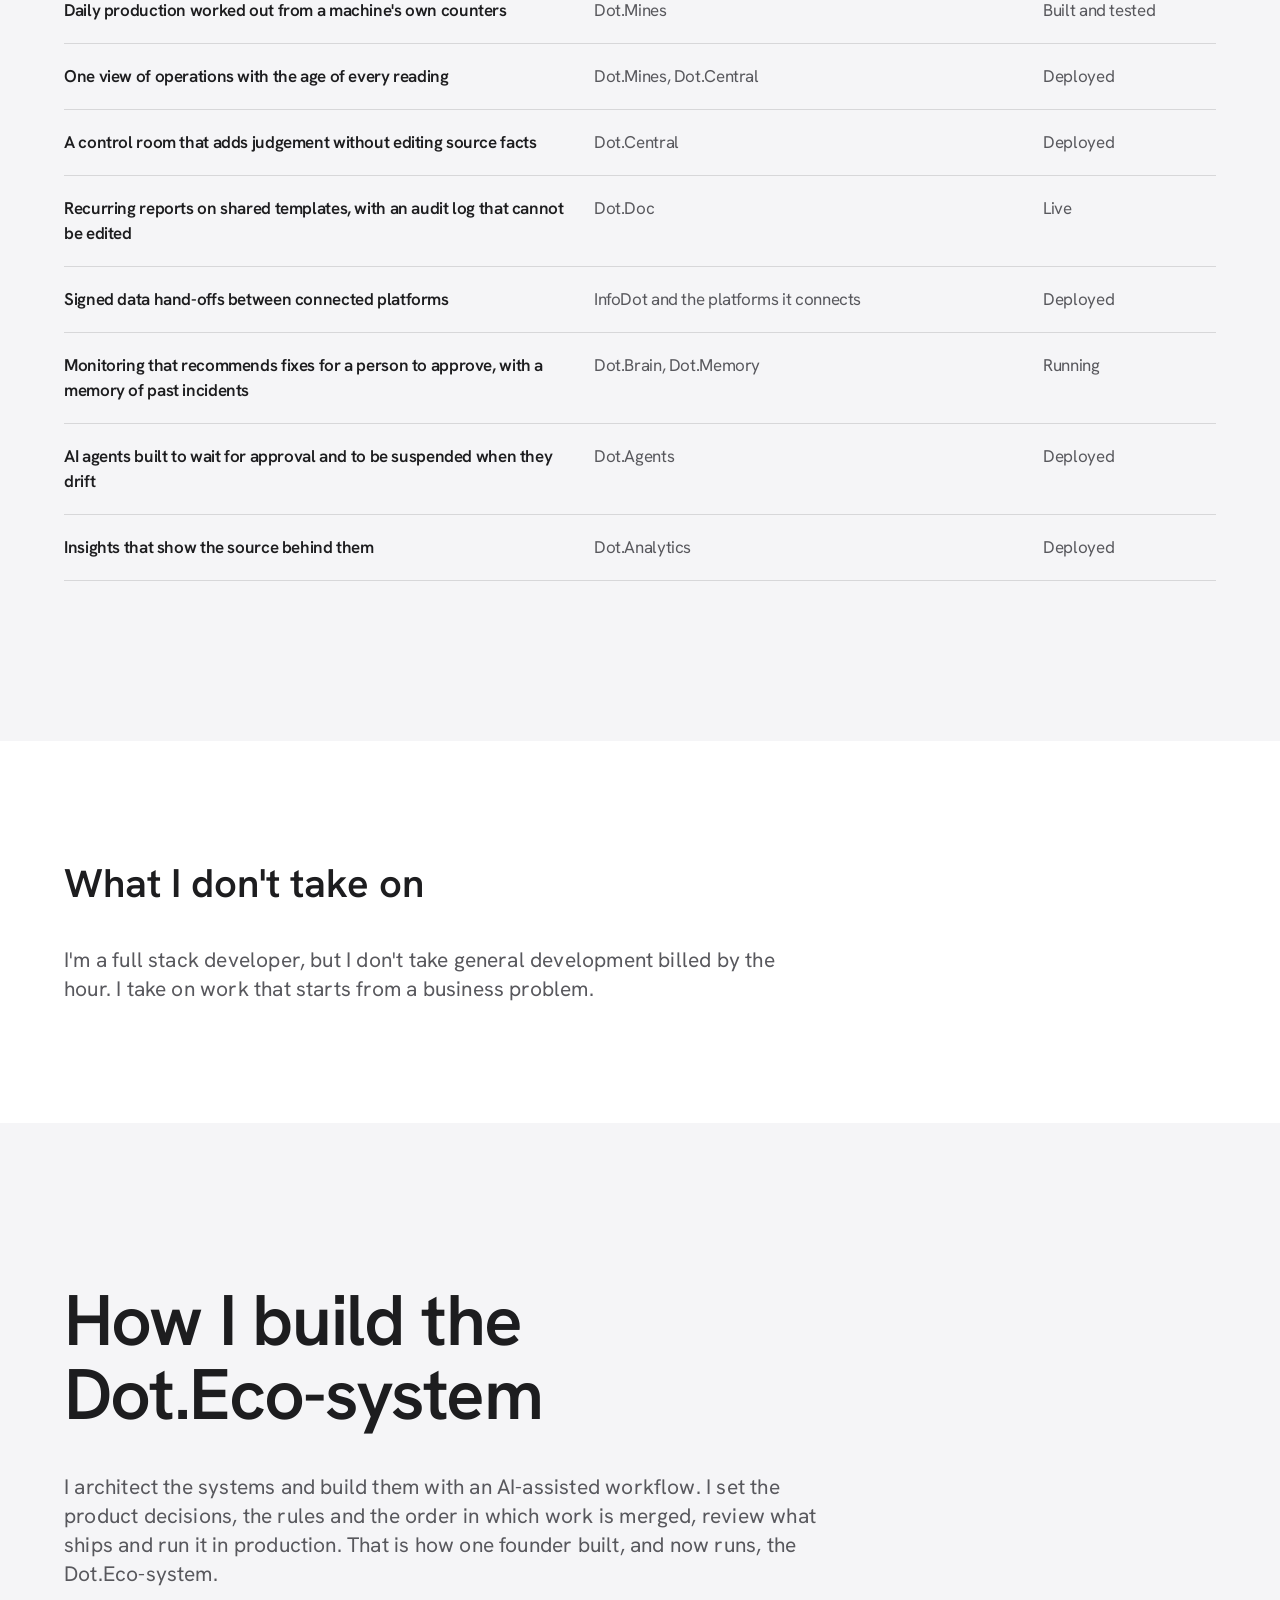
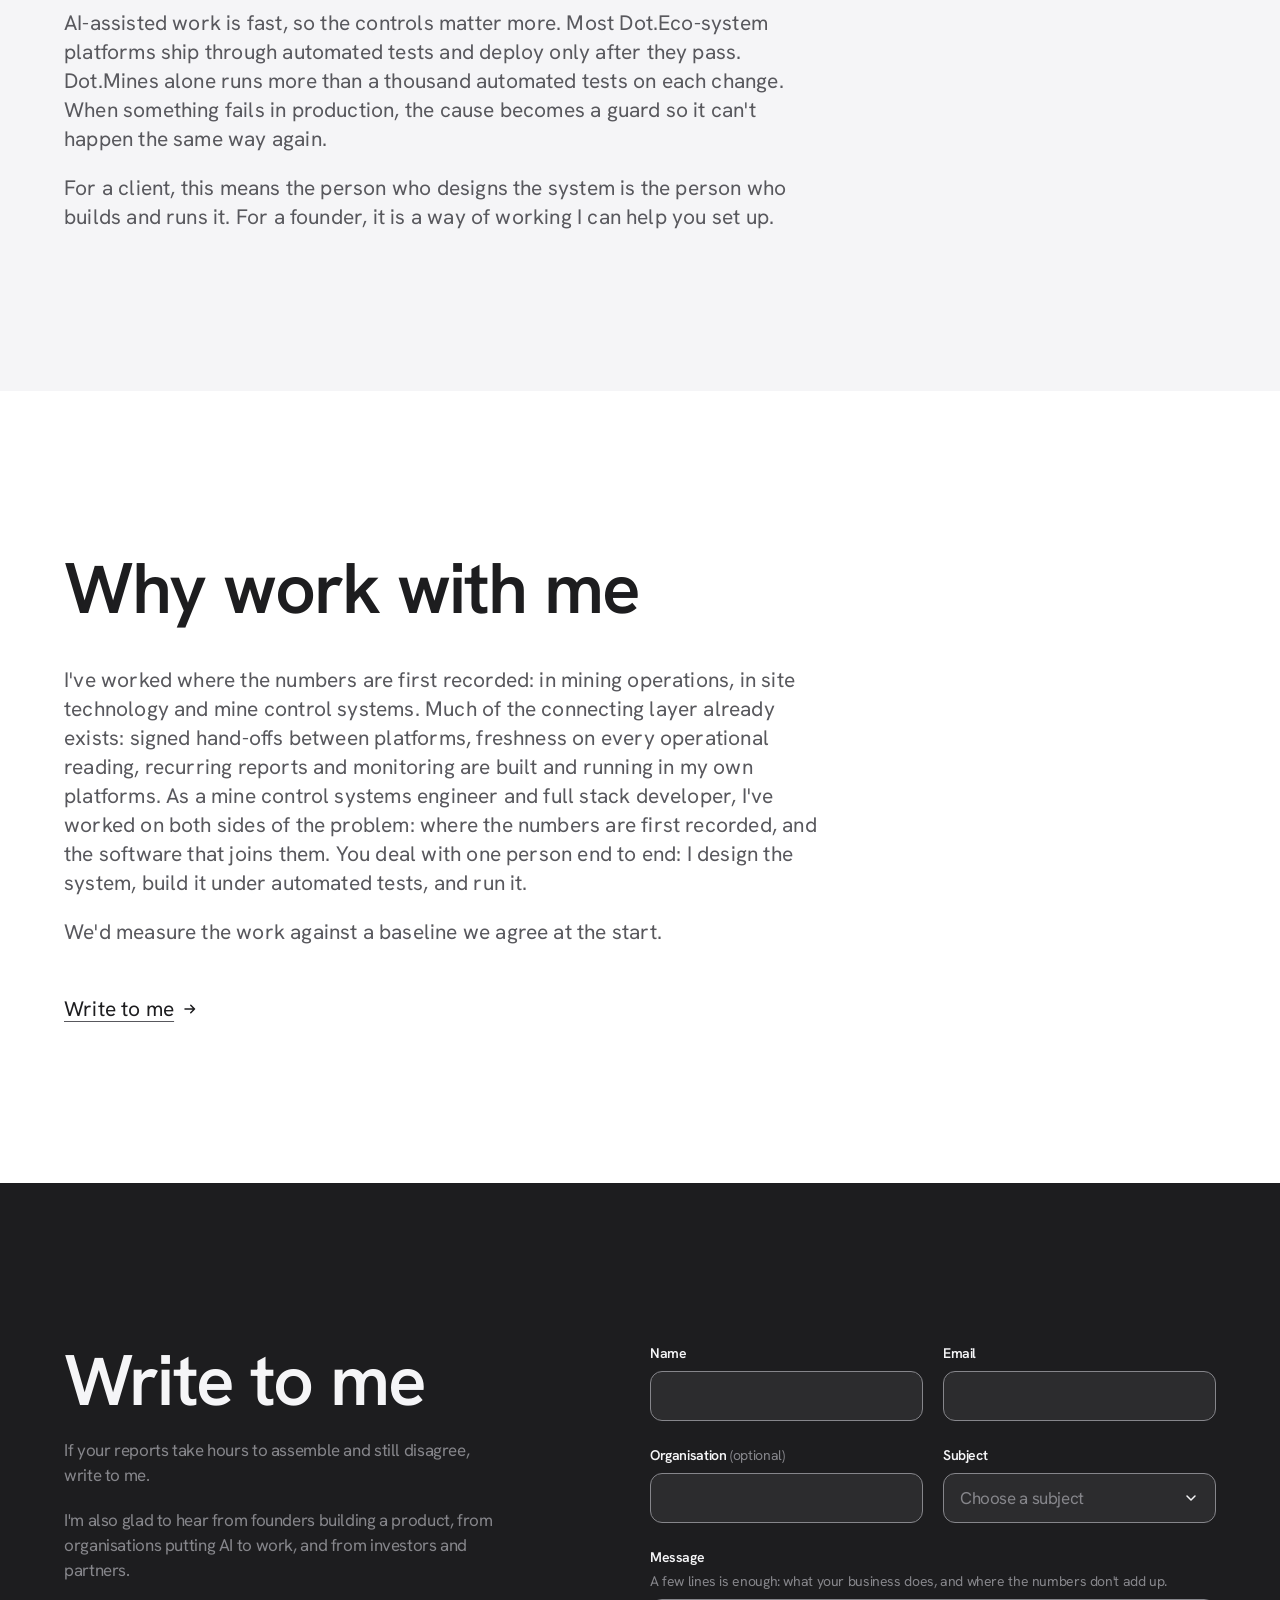
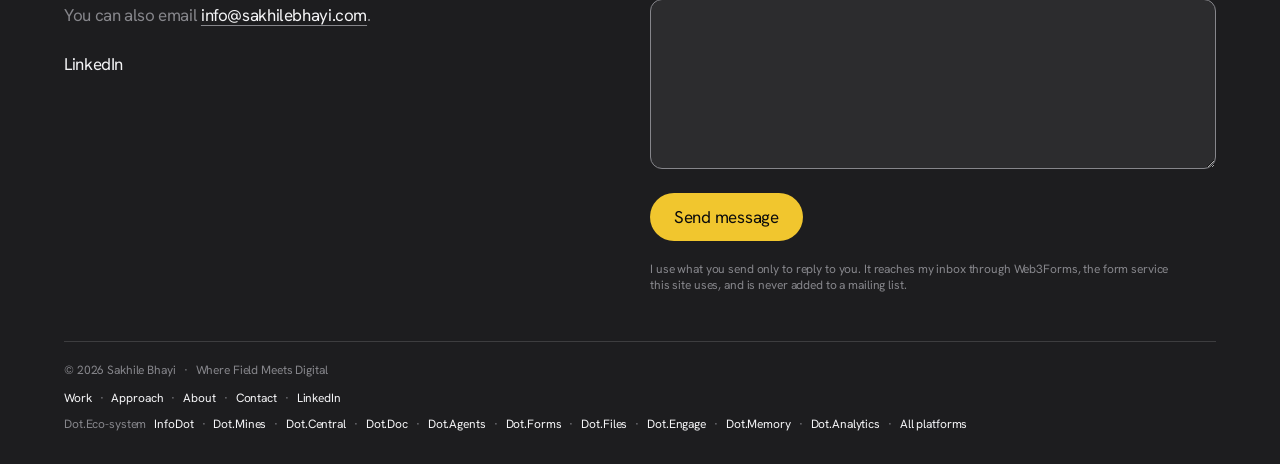
<file: approach/index.html>
<!doctype html>
<html lang="en-ZA" class="no-js">
<head>
<meta charset="utf-8">
<meta name="viewport" content="width=device-width, initial-scale=1, viewport-fit=cover">
<script>document.documentElement.classList.replace('no-js','js');if(!matchMedia('(prefers-reduced-motion: reduce)').matches){document.documentElement.classList.add('has-motion');setTimeout(function(){if(!window.__motionReady)document.documentElement.classList.remove('has-motion')},4000)}</script>
<title>Approach and services · Sakhile Bhayi</title>
<meta name="description" content="How I'd connect a growing business's scattered information: a diagnostic, connected reporting, practical AI with a person deciding, and product strategy for founders.">
<link rel="canonical" href="https://sakhilebhayi.com/approach/">
<meta name="author" content="Sakhile Bhayi">
<meta name="robots" content="index, follow, max-image-preview:large">
<meta name="theme-color" content="#f5f5f7">
<meta name="format-detection" content="telephone=no">
<meta property="og:type" content="website">
<meta property="og:site_name" content="Sakhile Bhayi">
<meta property="og:locale" content="en_ZA">
<meta property="og:url" content="https://sakhilebhayi.com/approach/">
<meta property="og:title" content="Approach and services · Sakhile Bhayi">
<meta property="og:description" content="How I'd connect a growing business's scattered information: a diagnostic, connected reporting, practical AI with a person deciding, and product strategy for founders.">
<meta property="og:image" content="https://sakhilebhayi.com/og-image.png">
<meta property="og:image:type" content="image/png">
<meta property="og:image:width" content="1200">
<meta property="og:image:height" content="630">
<meta property="og:image:alt" content="From fragmented information to connected intelligence. Sakhile Bhayi, founder of the Dot.Eco-system.">
<meta name="twitter:card" content="summary_large_image">
<meta name="twitter:title" content="Approach and services · Sakhile Bhayi">
<meta name="twitter:description" content="How I'd connect a growing business's scattered information: a diagnostic, connected reporting, practical AI with a person deciding, and product strategy for founders.">
<meta name="twitter:image" content="https://sakhilebhayi.com/og-image.png">
<meta name="twitter:image:alt" content="From fragmented information to connected intelligence. Sakhile Bhayi, founder of the Dot.Eco-system.">
<link rel="icon" href="/favicon-32.png" type="image/png" sizes="32x32">
<link rel="icon" href="/apple-touch-icon.png" type="image/png" sizes="180x180">
<link rel="apple-touch-icon" href="/apple-touch-icon.png" sizes="180x180">
<link rel="preconnect" href="https://fonts.googleapis.com">
<link rel="preconnect" href="https://fonts.gstatic.com" crossorigin>
<link rel="preload" as="style" href="https://fonts.googleapis.com/css2?family=Hanken+Grotesk:wght@400;600&amp;display=swap">
<link rel="stylesheet" href="https://fonts.googleapis.com/css2?family=Hanken+Grotesk:wght@400;600&amp;display=swap" media="print" onload="this.media='all'">
<noscript><link rel="stylesheet" href="https://fonts.googleapis.com/css2?family=Hanken+Grotesk:wght@400;600&amp;display=swap"></noscript>
<link rel="stylesheet" href="/site.css">
<script src="/site.js" defer></script>
<script src="/assets/js/gsap.min.js" defer></script>
<script src="/assets/js/ScrollTrigger.min.js" defer></script>
<script src="/assets/js/motion.js" defer></script>

<script type="application/ld+json">
{
  "@context": "https://schema.org",
  "@graph": [
    {
      "@type": "Person",
      "@id": "https://sakhilebhayi.com/#person",
      "name": "Sakhile Bhayi",
      "url": "https://sakhilebhayi.com/",
      "image": "https://sakhilebhayi.com/logo.png",
      "email": "mailto:info@sakhilebhayi.com",
      "jobTitle": "Founder, Dot.Eco-system",
      "description": "South African founder who builds systems that connect a business's scattered information into one picture its people can trust. He designed and built the Dot.Eco-system, a connected set of business platforms, with an AI-native engineering practice.",
      "address": {
        "@type": "PostalAddress",
        "addressCountry": "ZA"
      },
      "knowsAbout": [
        "Business intelligence",
        "Operations systems",
        "Data integration",
        "Mine control systems",
        "Fleet management systems",
        "Business reporting",
        "Laravel"
      ],
      "sameAs": [
        "https://za.linkedin.com/in/sakhilebayi"
      ],
      "worksFor": [
        {
          "@id": "https://sakhilebhayi.com/#ecosystem"
        }
      ]
    },
    {
      "@type": "WebSite",
      "@id": "https://sakhilebhayi.com/#website",
      "url": "https://sakhilebhayi.com/",
      "name": "Sakhile Bhayi",
      "description": "Sakhile Bhayi, founder of the Dot.Eco-system, South Africa. I build systems that connect a business's scattered information into one picture its people can trust.",
      "inLanguage": "en-ZA",
      "author": {
        "@id": "https://sakhilebhayi.com/#person"
      },
      "publisher": {
        "@id": "https://sakhilebhayi.com/#person"
      }
    },
    {
      "@type": "WebPage",
      "@id": "https://sakhilebhayi.com/approach/#page",
      "url": "https://sakhilebhayi.com/approach/",
      "name": "Approach and services · Sakhile Bhayi",
      "description": "How I'd connect a growing business's scattered information: a diagnostic, connected reporting, practical AI with a person deciding, and product strategy for founders.",
      "inLanguage": "en-ZA",
      "isPartOf": {
        "@id": "https://sakhilebhayi.com/#website"
      },
      "about": {
        "@id": "https://sakhilebhayi.com/#person"
      },
      "author": {
        "@id": "https://sakhilebhayi.com/#person"
      },
      "breadcrumb": {
        "@id": "https://sakhilebhayi.com/approach/#breadcrumb"
      },
      "dateModified": "2026-10-22T00:00:00+02:00"
    },
    {
      "@type": "BreadcrumbList",
      "@id": "https://sakhilebhayi.com/approach/#breadcrumb",
      "itemListElement": [
        {
          "@type": "ListItem",
          "position": 1,
          "name": "Sakhile Bhayi",
          "item": "https://sakhilebhayi.com/"
        },
        {
          "@type": "ListItem",
          "position": 2,
          "name": "Approach",
          "item": "https://sakhilebhayi.com/approach/"
        }
      ]
    },
    {
      "@type": "Organization",
      "@id": "https://sakhilebhayi.com/#ecosystem",
      "name": "Dot.Eco-system",
      "url": "https://www.infodot.co.za/",
      "description": "The full set of InfoDot micro platforms: operations, documents, files, forms, monitoring and more.",
      "founder": {
        "@id": "https://sakhilebhayi.com/#person"
      }
    },
    {
      "@type": "Organization",
      "@id": "https://sakhilebhayi.com/#infodot",
      "name": "InfoDot",
      "url": "https://www.infodot.co.za/",
      "description": "InfoDot exists to help people start, operate, manage, and grow successful businesses by combining collective human experience, practical knowledge, AI-assisted guidance, and business intelligence from across the Dot.Eco-system.",
      "parentOrganization": {
        "@id": "https://sakhilebhayi.com/#ecosystem"
      },
      "founder": {
        "@id": "https://sakhilebhayi.com/#person"
      }
    }
  ]
}
</script>
</head>
<body class="page-approach">
<a class="skip" href="#main">Skip to content</a>

<svg width="0" height="0" style="position:absolute" aria-hidden="true" focusable="false">
  <symbol id="i-out" viewBox="0 0 16 16"><path d="M5 11 11 5M6.25 5H11v4.75" fill="none" stroke="currentColor" stroke-width="1.5" stroke-linecap="round" stroke-linejoin="round"/></symbol>
  <symbol id="i-next" viewBox="0 0 16 16"><path d="M3 8h9.5M8.75 4.25 12.5 8l-3.75 3.75" fill="none" stroke="currentColor" stroke-width="1.5" stroke-linecap="round" stroke-linejoin="round"/></symbol>
  <symbol id="i-err" viewBox="0 0 16 16"><circle cx="8" cy="8" r="6.75" fill="none" stroke="currentColor" stroke-width="1.5"/><path d="M8 4.75v4" stroke="currentColor" stroke-width="1.5" stroke-linecap="round"/><circle cx="8" cy="11.25" r="1" fill="currentColor"/></symbol>
  <symbol id="i-ok" viewBox="0 0 16 16"><circle cx="8" cy="8" r="6.75" fill="none" stroke="currentColor" stroke-width="1.5"/><path d="m5.25 8.25 1.9 1.9 3.6-4" fill="none" stroke="currentColor" stroke-width="1.5" stroke-linecap="round" stroke-linejoin="round"/></symbol>
</svg>

<header class="nav band">
  <div class="wrap">
    <a class="nav__name" href="/">Sakhile Bhayi</a>
  </div>
</header>
<nav class="dock" aria-label="Primary">
  <a href="/work/"><svg class="dock__ic" viewBox="0 0 24 24" fill="none" stroke="currentColor" stroke-width="1.7" stroke-linecap="round" stroke-linejoin="round" aria-hidden="true"><rect x="3.5" y="3.5" width="7" height="7" rx="1.8"/><rect x="13.5" y="3.5" width="7" height="7" rx="1.8"/><rect x="3.5" y="13.5" width="7" height="7" rx="1.8"/><rect x="13.5" y="13.5" width="7" height="7" rx="1.8"/></svg><span>Work</span></a>
  <a href="/approach/" aria-current="page"><svg class="dock__ic" viewBox="0 0 24 24" fill="none" stroke="currentColor" stroke-width="1.7" stroke-linecap="round" stroke-linejoin="round" aria-hidden="true"><circle cx="12" cy="12" r="8.5"/><path d="m15.6 8.4-2.1 5.1-5.1 2.1 2.1-5.1z"/></svg><span>Approach</span></a>
  <a class="dock__home" href="/"><svg class="dock__ic" viewBox="0 0 24 24" fill="none" stroke="currentColor" stroke-width="1.7" stroke-linecap="round" stroke-linejoin="round" aria-hidden="true"><path d="M4 10.8 12 4l8 6.8"/><path d="M6 9.6V19a1 1 0 0 0 1 1h3.4v-5h3.2v5H17a1 1 0 0 0 1-1V9.6"/></svg><span>Home</span></a>
  <a href="/about/"><svg class="dock__ic" viewBox="0 0 24 24" fill="none" stroke="currentColor" stroke-width="1.7" stroke-linecap="round" stroke-linejoin="round" aria-hidden="true"><circle cx="12" cy="8.5" r="3.6"/><path d="M5 20c.6-3.6 3.5-5.5 7-5.5s6.4 1.9 7 5.5"/></svg><span>About</span></a>
  <a href="/contact/"><svg class="dock__ic" viewBox="0 0 24 24" fill="none" stroke="currentColor" stroke-width="1.7" stroke-linecap="round" stroke-linejoin="round" aria-hidden="true"><rect x="3.5" y="5.5" width="17" height="13" rx="2.5"/><path d="m4.5 8 7.5 5.5L19.5 8"/></svg><span>Contact</span></a>
</nav>

<main id="main">

  <section class="page-head page-head--dark band" aria-labelledby="page-h">
    <div class="hero-bg" aria-hidden="true">
      <picture>
        <source media="(max-width: 734px)" type="image/avif" srcset="/assets/night-dusk-800.avif 800w" sizes="100vw">
        <source media="(max-width: 734px)" type="image/webp" srcset="/assets/night-dusk-800.webp 800w" sizes="100vw">
        <source type="image/avif" srcset="/assets/night-dusk-1440.avif 1440w, /assets/night-dusk-1920.avif 1920w" sizes="100vw">
        <source type="image/webp" srcset="/assets/night-dusk-1440.webp 1440w, /assets/night-dusk-1920.webp 1920w" sizes="100vw">
        <img src="/assets/night-dusk-1440.webp" width="1440" height="720" alt="" decoding="async" loading="lazy">
      </picture>
    </div>
    <div class="wrap grid">
      <figure class="mark mark--sm">
        <picture>
          <source type="image/avif" srcset="/assets/mark-640.avif 640w, /assets/mark-965.avif 965w" sizes="(min-width:1069px) 380px, 70vw" width="965" height="365">
          <source type="image/webp" srcset="/assets/mark-640.webp 640w, /assets/mark-965.webp 965w" sizes="(min-width:1069px) 380px, 70vw" width="965" height="365">
          <img src="/assets/mark-640.webp" width="965" height="365" decoding="async" alt="Sakhile Bhayi, signature logo">
        </picture>
      </figure>
      <h1 class="t-section" id="page-h">Approach</h1>
      <div class="prose"><p>How I think about business information, how I approach a change, and the four kinds of work I offer.</p></div>
    </div>
  </section>

  <section class="sec sec--white band" aria-labelledby="believe-h">
    <div class="wrap grid">
      <div class="sec__head">
        <h2 class="t-section" id="believe-h">What I believe about business information</h2>
        <div class="prose"><p>Most growing businesses already have plenty of software. Their information sits in pieces across it, and people join the pieces by hand. The first fix is to connect what is already there.</p></div>
      </div>
      <ul class="rows principles" role="list">
        <li><h3 class="t-minor">Take facts from the source.</h3><p>A number should come from where the work was first recorded: the till, the job card, the scanner, the machine. Every retyping is a chance to get it wrong.</p></li>
        <li><h3 class="t-minor">Show how old every number is.</h3><p>If you can't tell whether a figure is from this morning or last Tuesday, you can't act on it. My operational systems show how fresh each reading is and label anything simulated.</p></li>
        <li><h3 class="t-minor">Never fill a gap with a guess.</h3><p>Missing data is shown as missing. In Dot.Central, a machine is never marked as stopped just because its data is missing.</p></li>
        <li><h3 class="t-minor">Keep what people add apart from what systems recorded.</h3><p>A person can explain a figure. They should not be able to quietly change it.</p></li>
        <li><h3 class="t-minor">Turn recurring errors into rules.</h3><p>If the same mistake turns up every week, the system should stop it where the data is captured.</p></li>
        <li><h3 class="t-minor">Govern AI before you make it clever.</h3><p>AI can suggest. A person approves, and the system records what was decided. A system only gets to act without approval once its recorded results justify it.</p></li>
      </ul>
    </div>
  </section>

  <section class="sec sec--grey band" aria-labelledby="change-h">
    <div class="wrap grid">
      <div class="sec__head">
        <h2 class="t-section" id="change-h">How I approach a change</h2>
      </div>
      <ol class="steps" role="list">
        <li><h3 class="t-minor">Find where the information actually breaks.</h3><p>Which figures are captured more than once, which reports disagree, and which ones people have quietly stopped trusting.</p></li>
        <li><h3 class="t-minor">Agree a baseline before anything changes.</h3><p>For example, the hours it takes to produce the weekly report, or the gap between two systems' versions of the same figure.</p></li>
        <li><h3 class="t-minor">Turn the recurring errors into rules the system enforces.</h3></li>
        <li><h3 class="t-minor">Build the connections.</h3><p>I use parts of the Dot.Eco-system where they fit and your existing tools where they don't, so you see one picture with the source and age of every number.</p></li>
        <li><h3 class="t-minor">Prove the new system reproduces the trusted numbers before anyone switches over.</h3><p>Then measure the change against the baseline.</p></li>
      </ol>
      <div class="prose col-8 after-rows">
        <p>When something fails, I look for the cause behind the symptom and turn it into a permanent guard.</p>
        
      </div>
    </div>
  </section>

  <section class="sec sec--white band" aria-labelledby="offer-h">
    <div class="wrap grid">
      <div class="sec__head">
        <h2 class="t-section" id="offer-h">What I offer</h2>
        <div class="prose"><p>Four kinds of work. Each is scoped to what I can deliver and support myself.</p></div>
      </div>
      <ol class="offers" role="list">
        <li class="offer">
            <h3 class="t-title">Information-flow diagnostic</h3>
            <dl><dt>For</dt><dd>Owners and operations or finance heads of growing businesses whose reports are stitched together by hand.</dd><dt>You get</dt><dd>A written map of where your figures are captured twice, disagree or go stale; the recurring errors, written as rules a system could enforce; a baseline we both agree; and a plan for which connections to build first.</dd></dl>
            <p class="offer__note">Start here. It sets the baseline everything after it is measured against.</p>
        </li>
        <li class="offer">
            <h3 class="t-title">Connected reporting and visibility</h3>
            <dl><dt>For</dt><dd>Businesses that have had the diagnostic, or already know which figures they can't trust.</dd><dt>You get</dt><dd>Your existing systems and capture joined into one view that shows the source and age of every number, with recurring reports written from shared templates. Measured against the baseline.</dd></dl>
        </li>
        <li class="offer">
            <h3 class="t-title">Practical AI, with a person deciding</h3>
            <dl><dt>For</dt><dd>Organisations that want AI to save real time without handing it the keys.</dd><dt>You get</dt><dd>One or two workflows where AI earns its place, and the controls around it: what it may recommend, who approves, what gets recorded, and what it may never do alone.</dd></dl>
        </li>
        <li class="offer">
            <h3 class="t-title">Product and technology strategy for founders</h3>
            <dl><dt>For</dt><dd>Founders who know what their product should do, but not how to scope it or build it with AI and still trust the result.</dd><dt>You get</dt><dd>Product scoping, architecture choices, and a way of building with AI-assisted tooling under automated tests and controlled deploys. It is how I built and run the Dot.Eco-system.</dd></dl>
        </li>
      </ol>
      <p class="more col-all"><a class="tlink" href="/contact/?subject=connect">Write to me about the diagnostic<svg class="ic" aria-hidden="true"><use href="#i-next"/></svg></a></p>
    </div>
  </section>

  <section class="sec sec--grey band" aria-labelledby="shown-h">
    <div class="wrap grid">
      <div class="sec__head">
        <h2 class="t-section" id="shown-h">What's already built</h2>
        <div class="prose"><p>These run in the Dot.Eco-system today, and the status column says how far each has got.</p></div>
      </div>
      <table class="shown">
        <thead><tr><th scope="col">What</th><th scope="col">Where it runs</th><th scope="col">Status</th></tr></thead>
        <tbody>
          <tr><th scope="row">Daily production worked out from a machine's own counters</th><td data-label="Runs in">Dot.Mines</td><td data-label="Status">Built and tested</td></tr>
          <tr><th scope="row">One view of operations with the age of every reading</th><td data-label="Runs in">Dot.Mines, Dot.Central</td><td data-label="Status">Deployed</td></tr>
          <tr><th scope="row">A control room that adds judgement without editing source facts</th><td data-label="Runs in">Dot.Central</td><td data-label="Status">Deployed</td></tr>
          <tr><th scope="row">Recurring reports on shared templates, with an audit log that cannot be edited</th><td data-label="Runs in">Dot.Doc</td><td data-label="Status">Live</td></tr>
          <tr><th scope="row">Signed data hand-offs between connected platforms</th><td data-label="Runs in">InfoDot and the platforms it connects</td><td data-label="Status">Deployed</td></tr>
          <tr><th scope="row">Monitoring that recommends fixes for a person to approve, with a memory of past incidents</th><td data-label="Runs in">Dot.Brain, Dot.Memory</td><td data-label="Status">Running</td></tr>
          <tr><th scope="row">AI agents built to wait for approval and to be suspended when they drift</th><td data-label="Runs in">Dot.Agents</td><td data-label="Status">Deployed</td></tr>
          <tr><th scope="row">Insights that show the source behind them</th><td data-label="Runs in">Dot.Analytics</td><td data-label="Status">Deployed</td></tr>
        </tbody>
      </table>
    </div>
  </section>

  <section class="sec sec--white sec--compact band" aria-labelledby="not-h">
    <div class="wrap grid">
      <div class="sec__head sec__head--tight">
        <h2 class="t-sub" id="not-h">What I don't take on</h2>
      </div>
      <div class="prose col-8">
        <p>I'm a full stack developer, but I don't take general development billed by the hour. I take on work that starts from a business problem.</p>
      </div>
    </div>
  </section>

  <section class="sec sec--grey band" aria-labelledby="build-h">
    <div class="wrap grid">
      <div class="sec__head">
        <h2 class="t-section" id="build-h">How I build the Dot.Eco-system</h2>
      </div>
      <div class="prose col-8">
        <p>I architect the systems and build them with an AI-assisted workflow. I set the product decisions, the rules and the order in which work is merged, review what ships and run it in production. That is how one founder built, and now runs, the Dot.Eco-system.</p>
        <p>AI-assisted work is fast, so the controls matter more. Most Dot.Eco-system platforms ship through automated tests and deploy only after they pass. Dot.Mines alone runs more than a thousand automated tests on each change. When something fails in production, the cause becomes a guard so it can't happen the same way again.</p>
        <p>For a client, this means the person who designs the system is the person who builds and runs it. For a founder, it is a way of working I can help you set up.</p>
      </div>
    </div>
  </section>

  <section class="sec sec--white band" aria-labelledby="why-h">
    <div class="wrap grid">
      <div class="sec__head">
        <h2 class="t-section" id="why-h">Why work with me</h2>
      </div>
      <div class="prose col-8">
        <p>I've worked where the numbers are first recorded: in mining operations, in site technology and mine control systems. Much of the connecting layer already exists: signed hand-offs between platforms, freshness on every operational reading, recurring reports and monitoring are built and running in my own platforms. As a mine control systems engineer and full stack developer, I've worked on both sides of the problem: where the numbers are first recorded, and the software that joins them. You deal with one person end to end: I design the system, build it under automated tests, and run it.</p>
        <p>We'd measure the work against a baseline we agree at the start.</p>
        <p class="more"><a class="tlink" href="/contact/?subject=connect">Write to me<svg class="ic" aria-hidden="true"><use href="#i-next"/></svg></a></p>
      </div>
    </div>
  </section>

  <section class="close band close--plain" id="write" aria-labelledby="write-h">
    <div class="wrap">
      <div class="contact">
        <div class="contact__intro">
          <h2 class="t-section" id="write-h">Write to me</h2>
          <p>If your reports take hours to assemble and still disagree, write to me.</p>
          <p>I'm also glad to hear from founders building a product, from organisations putting AI to work, and from investors and partners.</p>
          <p>You can also email <a href="mailto:info@sakhilebhayi.com">info@sakhilebhayi.com</a>.</p>
          <ul class="profiles" role="list" aria-label="Profiles">
            <li><a href="https://za.linkedin.com/in/sakhilebayi" rel="me noopener" target="_blank">LinkedIn<span class="sr-only"> (opens in a new tab)</span></a></li>
          </ul>
        </div>

        <form id="contact-form" action="https://api.web3forms.com/submit" method="POST" novalidate>
          <input type="hidden" name="access_key" value="9d573292-9d41-4295-b09a-9b5e8a7b3173">
          <input type="hidden" name="from_name" value="sakhilebhayi.com">
          <div class="hp" aria-hidden="true">
            <label for="f-botcheck">Leave this box unticked</label>
            <input type="checkbox" name="botcheck" id="f-botcheck" tabindex="-1" autocomplete="off">
          </div>

          <div class="field-row">
            <div class="field">
              <label for="f-name">Name</label>
              <input id="f-name" name="name" type="text" autocomplete="name" required>
              <p class="field__err" id="f-name-err" hidden><svg aria-hidden="true"><use href="#i-err"/></svg><span>Please enter your name.</span></p>
            </div>
            <div class="field">
              <label for="f-email">Email</label>
              <input id="f-email" name="email" type="email" autocomplete="email" inputmode="email" required>
              <p class="field__err" id="f-email-err" hidden><svg aria-hidden="true"><use href="#i-err"/></svg><span>Please enter an email address I can reply to, like name@company.com.</span></p>
            </div>
          </div>
          <div class="field-row">
            <div class="field">
              <label for="f-org">Organisation <span class="opt">(optional)</span></label>
              <input id="f-org" name="organisation" type="text" autocomplete="organization">
            </div>
            <div class="field">
              <label for="f-subject">Subject</label>
              <select id="f-subject" name="subject" required>
                <option value="" disabled selected>Choose a subject</option>
                <option value="connect">Connecting my business's information</option>
                <option value="founder">Product and technology strategy for a founder</option>
                <option value="ai">Practical AI in my organisation</option>
                <option value="invest">Investment or partnership</option>
                <option value="dot">A question about the Dot.Eco-system or InfoDot</option>
                <option value="press">Speaking or press</option>
                <option value="other">Something else</option>
              </select>
              <p class="field__err" id="f-subject-err" hidden><svg aria-hidden="true"><use href="#i-err"/></svg><span>Please choose a subject.</span></p>
            </div>
          </div>
          <div class="field">
            <label for="f-message">Message</label>
            <p class="field__hint" id="f-message-hint">A few lines is enough: what your business does, and where the numbers don't add up.</p>
            <textarea id="f-message" name="message" rows="6" required aria-describedby="f-message-hint" data-hint="f-message-hint"></textarea>
            <p class="field__err" id="f-message-err" hidden><svg aria-hidden="true"><use href="#i-err"/></svg><span>Please write a short message.</span></p>
          </div>
          <p class="form__fail" id="f-fail" role="alert" hidden><svg aria-hidden="true"><use href="#i-err"/></svg><span>Your message didn't send. Please try again, or email info@sakhilebhayi.com.</span></p>
          <div class="form__foot">
            <button class="pill" type="submit" id="f-submit">Send message</button>
            <p class="status" id="f-status" role="status" aria-live="polite"></p>
          </div>
          <p class="privacy">I use what you send only to reply to you. It reaches my inbox through Web3Forms, the form service this site uses, and is never added to a mailing list.</p>
        </form>
        <p class="sent" id="f-sent" tabindex="-1" role="status" hidden><svg aria-hidden="true"><use href="#i-ok"/></svg><span>Thank you. Your message has reached me, and I'll reply to the email address you gave.</span></p>
      </div>
    </div>
  </section>
</main>

<footer class="close band foot-band">
  <div class="wrap foot">
    <ul role="list">
      <li>© 2026 Sakhile Bhayi</li>
      <li>Where Field Meets Digital</li>
    </ul>
    <ul class="foot__line" role="list" aria-label="Site">
      <li><a href="/work/">Work</a></li>
      <li><a href="/approach/">Approach</a></li>
      <li><a href="/about/">About</a></li>
      <li><a href="/contact/">Contact</a></li>
      <li><a href="https://za.linkedin.com/in/sakhilebayi" rel="me noopener" target="_blank">LinkedIn<span class="sr-only"> (opens in a new tab)</span></a></li>
    </ul>
    <ul class="foot__line foot__platforms" role="list" aria-label="The Dot.Eco-system">
      <li class="foot__label">Dot.Eco-system</li>
      <li><a href="https://www.infodot.co.za/" target="_blank" rel="noopener">InfoDot<span class="sr-only"> (opens in a new tab)</span></a></li>
      <li><a href="https://mines.infodot.co.za/" target="_blank" rel="noopener">Dot.Mines<span class="sr-only"> (opens in a new tab)</span></a></li>
      <li><a href="https://central.infodot.co.za/" target="_blank" rel="noopener">Dot.Central<span class="sr-only"> (opens in a new tab)</span></a></li>
      <li><a href="https://doc.infodot.co.za/" target="_blank" rel="noopener">Dot.Doc<span class="sr-only"> (opens in a new tab)</span></a></li>
      <li><a href="https://agents.infodot.co.za/" target="_blank" rel="noopener">Dot.Agents<span class="sr-only"> (opens in a new tab)</span></a></li>
      <li><a href="https://forms.infodot.co.za/" target="_blank" rel="noopener">Dot.Forms<span class="sr-only"> (opens in a new tab)</span></a></li>
      <li><a href="https://files.infodot.co.za/" target="_blank" rel="noopener">Dot.Files<span class="sr-only"> (opens in a new tab)</span></a></li>
      <li><a href="https://engage.infodot.co.za/" target="_blank" rel="noopener">Dot.Engage<span class="sr-only"> (opens in a new tab)</span></a></li>
      <li><a href="https://memory.infodot.co.za/" target="_blank" rel="noopener">Dot.Memory<span class="sr-only"> (opens in a new tab)</span></a></li>
      <li><a href="https://analytics.infodot.co.za/" target="_blank" rel="noopener">Dot.Analytics<span class="sr-only"> (opens in a new tab)</span></a></li>
      <li><a href="/work/">All platforms</a></li>
    </ul>
  </div>
</footer>
</body>
</html>
</file>
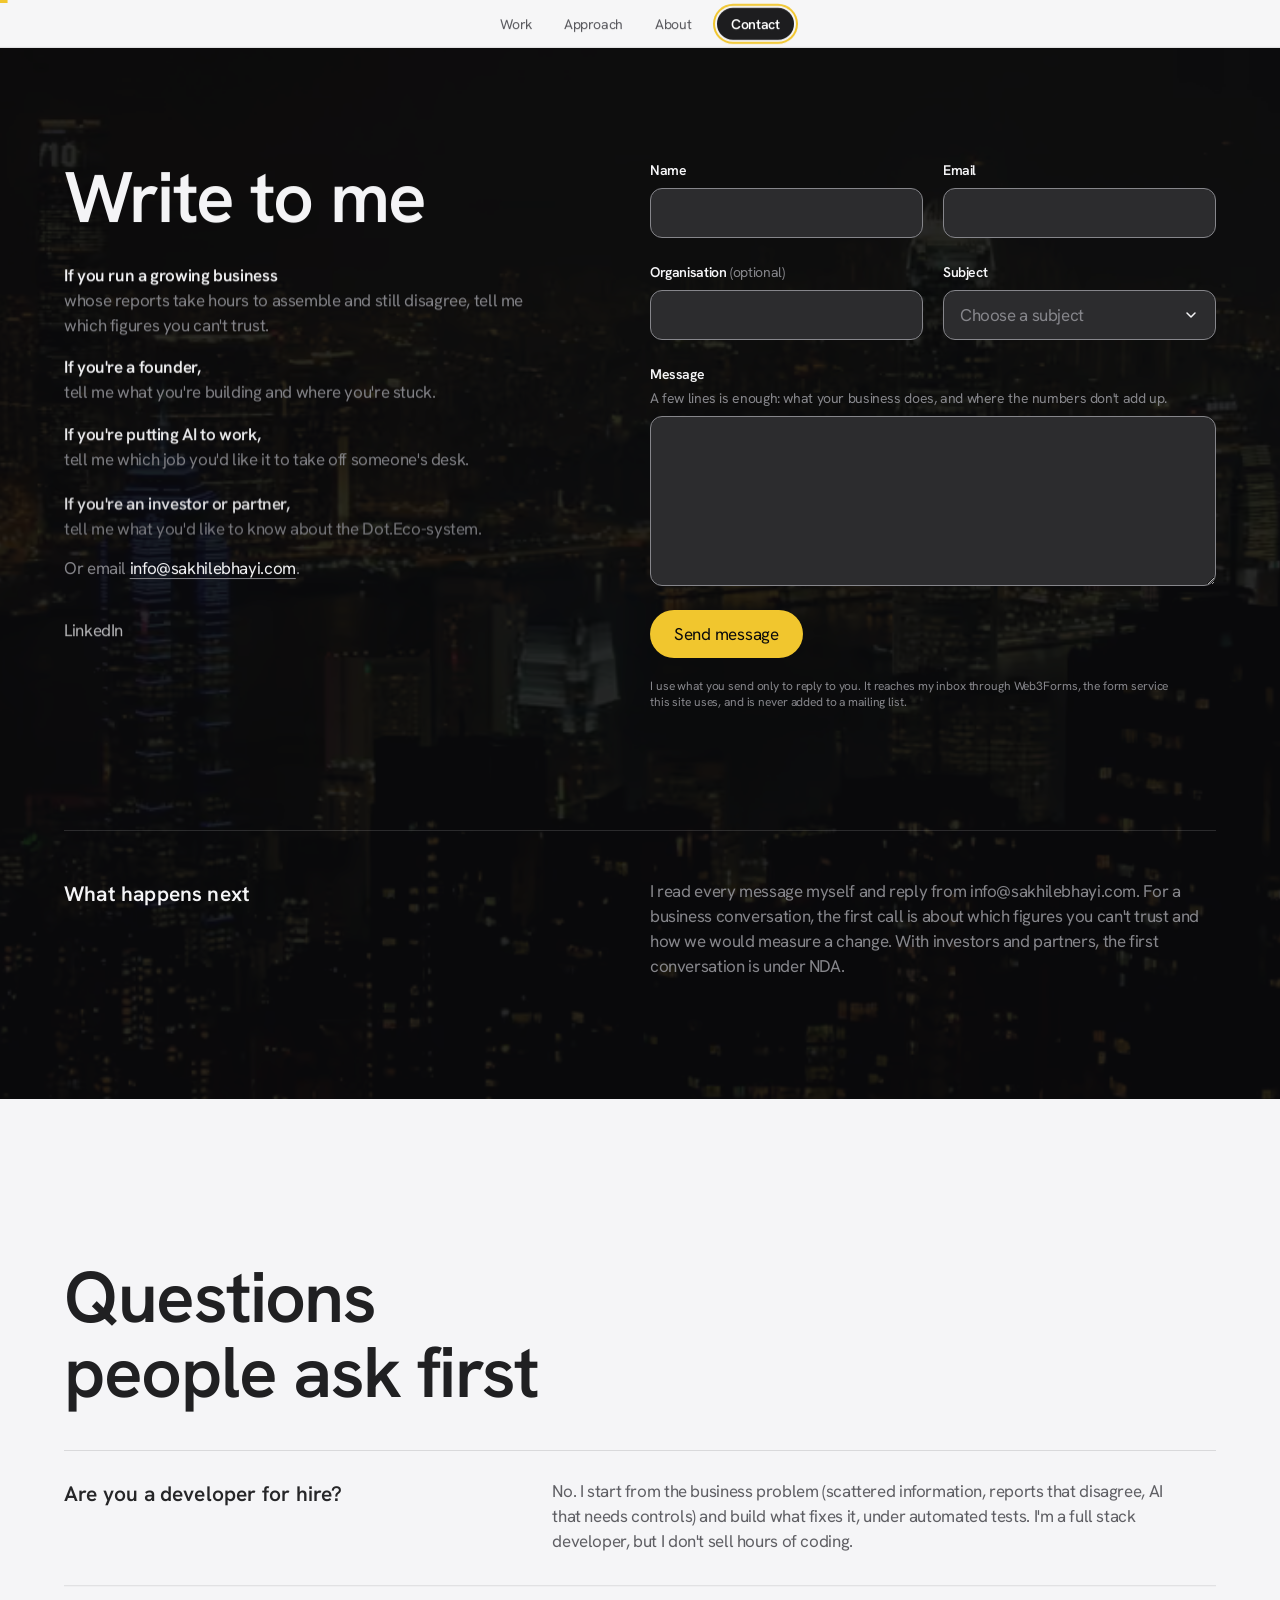
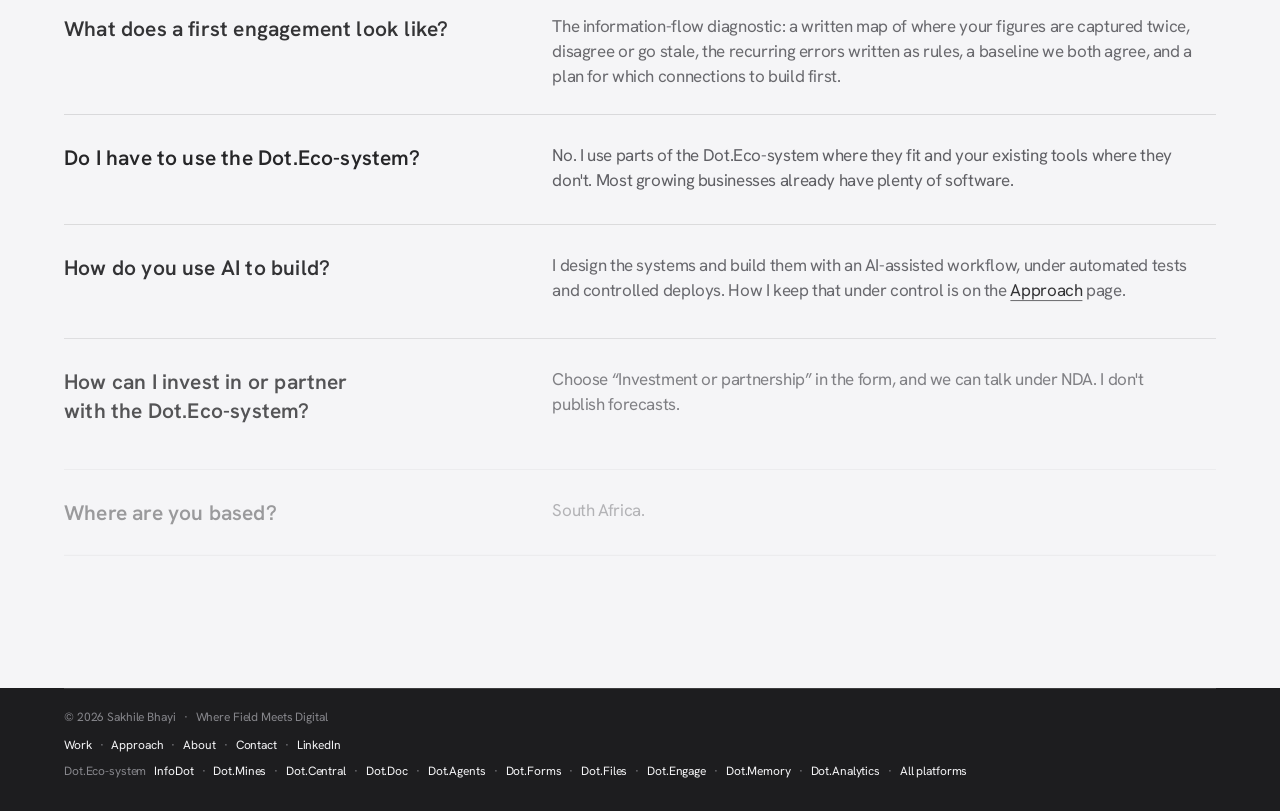
<file: contact/index.html>
<!doctype html>
<html lang="en-ZA" class="no-js">
<head>
<meta charset="utf-8">
<meta name="viewport" content="width=device-width, initial-scale=1, viewport-fit=cover">
<script>document.documentElement.classList.replace('no-js','js');if(!matchMedia('(prefers-reduced-motion: reduce)').matches){document.documentElement.classList.add('has-motion');setTimeout(function(){if(!window.__motionReady)document.documentElement.classList.remove('has-motion')},4000)}</script>
<title>Contact · Sakhile Bhayi</title>
<meta name="description" content="Write to me about connecting your business's information, product strategy, practical AI, or investing in or partnering with the Dot.Eco-system.">
<link rel="canonical" href="https://sakhilebhayi.com/contact/">
<meta name="author" content="Sakhile Bhayi">
<meta name="robots" content="index, follow, max-image-preview:large">
<meta name="theme-color" content="#f5f5f7">
<meta name="format-detection" content="telephone=no">
<meta property="og:type" content="website">
<meta property="og:site_name" content="Sakhile Bhayi">
<meta property="og:locale" content="en_ZA">
<meta property="og:url" content="https://sakhilebhayi.com/contact/">
<meta property="og:title" content="Contact · Sakhile Bhayi">
<meta property="og:description" content="Write to me about connecting your business's information, product strategy, practical AI, or investing in or partnering with the Dot.Eco-system.">
<meta property="og:image" content="https://sakhilebhayi.com/og-image.png">
<meta property="og:image:type" content="image/png">
<meta property="og:image:width" content="1200">
<meta property="og:image:height" content="630">
<meta property="og:image:alt" content="From fragmented information to connected intelligence. Sakhile Bhayi, founder of the Dot.Eco-system.">
<meta name="twitter:card" content="summary_large_image">
<meta name="twitter:title" content="Contact · Sakhile Bhayi">
<meta name="twitter:description" content="Write to me about connecting your business's information, product strategy, practical AI, or investing in or partnering with the Dot.Eco-system.">
<meta name="twitter:image" content="https://sakhilebhayi.com/og-image.png">
<meta name="twitter:image:alt" content="From fragmented information to connected intelligence. Sakhile Bhayi, founder of the Dot.Eco-system.">
<link rel="icon" href="/favicon-32.png" type="image/png" sizes="32x32">
<link rel="icon" href="/apple-touch-icon.png" type="image/png" sizes="180x180">
<link rel="apple-touch-icon" href="/apple-touch-icon.png" sizes="180x180">
<link rel="preconnect" href="https://fonts.googleapis.com">
<link rel="preconnect" href="https://fonts.gstatic.com" crossorigin>
<link rel="preload" as="style" href="https://fonts.googleapis.com/css2?family=Hanken+Grotesk:wght@400;600&amp;display=swap">
<link rel="stylesheet" href="https://fonts.googleapis.com/css2?family=Hanken+Grotesk:wght@400;600&amp;display=swap" media="print" onload="this.media='all'">
<noscript><link rel="stylesheet" href="https://fonts.googleapis.com/css2?family=Hanken+Grotesk:wght@400;600&amp;display=swap"></noscript>
<link rel="stylesheet" href="/site.css">
<script src="/site.js" defer></script>
<script src="/assets/js/gsap.min.js" defer></script>
<script src="/assets/js/ScrollTrigger.min.js" defer></script>
<script src="/assets/js/motion.js" defer></script>

<script type="application/ld+json">
{
  "@context": "https://schema.org",
  "@graph": [
    {
      "@type": "Person",
      "@id": "https://sakhilebhayi.com/#person",
      "name": "Sakhile Bhayi",
      "url": "https://sakhilebhayi.com/",
      "image": "https://sakhilebhayi.com/logo.png",
      "email": "mailto:info@sakhilebhayi.com",
      "jobTitle": "Founder, Dot.Eco-system",
      "description": "South African founder who builds systems that connect a business's scattered information into one picture its people can trust. He designed and built the Dot.Eco-system, a connected set of business platforms, with an AI-native engineering practice.",
      "address": {
        "@type": "PostalAddress",
        "addressCountry": "ZA"
      },
      "knowsAbout": [
        "Business intelligence",
        "Operations systems",
        "Data integration",
        "Mine control systems",
        "Fleet management systems",
        "Business reporting",
        "Laravel"
      ],
      "sameAs": [
        "https://za.linkedin.com/in/sakhilebayi"
      ],
      "worksFor": [
        {
          "@id": "https://sakhilebhayi.com/#ecosystem"
        }
      ]
    },
    {
      "@type": "WebSite",
      "@id": "https://sakhilebhayi.com/#website",
      "url": "https://sakhilebhayi.com/",
      "name": "Sakhile Bhayi",
      "description": "Sakhile Bhayi, founder of the Dot.Eco-system, South Africa. I build systems that connect a business's scattered information into one picture its people can trust.",
      "inLanguage": "en-ZA",
      "author": {
        "@id": "https://sakhilebhayi.com/#person"
      },
      "publisher": {
        "@id": "https://sakhilebhayi.com/#person"
      }
    },
    {
      "@type": "ContactPage",
      "@id": "https://sakhilebhayi.com/contact/#page",
      "url": "https://sakhilebhayi.com/contact/",
      "name": "Contact · Sakhile Bhayi",
      "description": "Write to me about connecting your business's information, product strategy, practical AI, or investing in or partnering with the Dot.Eco-system.",
      "inLanguage": "en-ZA",
      "isPartOf": {
        "@id": "https://sakhilebhayi.com/#website"
      },
      "about": {
        "@id": "https://sakhilebhayi.com/#person"
      },
      "breadcrumb": {
        "@id": "https://sakhilebhayi.com/contact/#breadcrumb"
      },
      "dateModified": "2026-10-22T00:00:00+02:00"
    },
    {
      "@type": "FAQPage",
      "@id": "https://sakhilebhayi.com/contact/#faq",
      "url": "https://sakhilebhayi.com/contact/",
      "inLanguage": "en-ZA",
      "isPartOf": {
        "@id": "https://sakhilebhayi.com/#website"
      },
      "mainEntity": [
        {
          "@type": "Question",
          "name": "Are you a developer for hire?",
          "acceptedAnswer": {
            "@type": "Answer",
            "text": "No. I start from the business problem (scattered information, reports that disagree, AI that needs controls) and build what fixes it, under automated tests. I'm a full stack developer, but I don't sell hours of coding."
          }
        },
        {
          "@type": "Question",
          "name": "What does a first engagement look like?",
          "acceptedAnswer": {
            "@type": "Answer",
            "text": "The information-flow diagnostic: a written map of where your figures are captured twice, disagree or go stale, the recurring errors written as rules, a baseline we both agree, and a plan for which connections to build first."
          }
        },
        {
          "@type": "Question",
          "name": "Do I have to use the Dot.Eco-system?",
          "acceptedAnswer": {
            "@type": "Answer",
            "text": "No. I use parts of the Dot.Eco-system where they fit and your existing tools where they don't. Most growing businesses already have plenty of software."
          }
        },
        {
          "@type": "Question",
          "name": "How do you use AI to build?",
          "acceptedAnswer": {
            "@type": "Answer",
            "text": "I design the systems and build them with an AI-assisted workflow, under automated tests and controlled deploys. How I keep that under control is on the Approach page."
          }
        },
        {
          "@type": "Question",
          "name": "How can I invest in or partner with the Dot.Eco-system?",
          "acceptedAnswer": {
            "@type": "Answer",
            "text": "Choose \"Investment or partnership\" in the form, and we can talk under NDA. I don't publish forecasts."
          }
        },
        {
          "@type": "Question",
          "name": "Where are you based?",
          "acceptedAnswer": {
            "@type": "Answer",
            "text": "South Africa."
          }
        }
      ]
    },
    {
      "@type": "BreadcrumbList",
      "@id": "https://sakhilebhayi.com/contact/#breadcrumb",
      "itemListElement": [
        {
          "@type": "ListItem",
          "position": 1,
          "name": "Sakhile Bhayi",
          "item": "https://sakhilebhayi.com/"
        },
        {
          "@type": "ListItem",
          "position": 2,
          "name": "Contact",
          "item": "https://sakhilebhayi.com/contact/"
        }
      ]
    },
    {
      "@type": "Organization",
      "@id": "https://sakhilebhayi.com/#ecosystem",
      "name": "Dot.Eco-system",
      "url": "https://www.infodot.co.za/",
      "description": "The full set of InfoDot micro platforms: operations, documents, files, forms, monitoring and more.",
      "founder": {
        "@id": "https://sakhilebhayi.com/#person"
      }
    },
    {
      "@type": "Organization",
      "@id": "https://sakhilebhayi.com/#infodot",
      "name": "InfoDot",
      "url": "https://www.infodot.co.za/",
      "description": "InfoDot exists to help people start, operate, manage, and grow successful businesses by combining collective human experience, practical knowledge, AI-assisted guidance, and business intelligence from across the Dot.Eco-system.",
      "parentOrganization": {
        "@id": "https://sakhilebhayi.com/#ecosystem"
      },
      "founder": {
        "@id": "https://sakhilebhayi.com/#person"
      }
    }
  ]
}
</script>
</head>
<body class="page-contact">
<a class="skip" href="#main">Skip to content</a>

<svg width="0" height="0" style="position:absolute" aria-hidden="true" focusable="false">
  <symbol id="i-out" viewBox="0 0 16 16"><path d="M5 11 11 5M6.25 5H11v4.75" fill="none" stroke="currentColor" stroke-width="1.5" stroke-linecap="round" stroke-linejoin="round"/></symbol>
  <symbol id="i-next" viewBox="0 0 16 16"><path d="M3 8h9.5M8.75 4.25 12.5 8l-3.75 3.75" fill="none" stroke="currentColor" stroke-width="1.5" stroke-linecap="round" stroke-linejoin="round"/></symbol>
  <symbol id="i-err" viewBox="0 0 16 16"><circle cx="8" cy="8" r="6.75" fill="none" stroke="currentColor" stroke-width="1.5"/><path d="M8 4.75v4" stroke="currentColor" stroke-width="1.5" stroke-linecap="round"/><circle cx="8" cy="11.25" r="1" fill="currentColor"/></symbol>
  <symbol id="i-ok" viewBox="0 0 16 16"><circle cx="8" cy="8" r="6.75" fill="none" stroke="currentColor" stroke-width="1.5"/><path d="m5.25 8.25 1.9 1.9 3.6-4" fill="none" stroke="currentColor" stroke-width="1.5" stroke-linecap="round" stroke-linejoin="round"/></symbol>
</svg>

<header class="nav band">
  <div class="wrap">
    <a class="nav__name" href="/">Sakhile Bhayi</a>
  </div>
</header>
<nav class="dock" aria-label="Primary">
  <a href="/work/"><svg class="dock__ic" viewBox="0 0 24 24" fill="none" stroke="currentColor" stroke-width="1.7" stroke-linecap="round" stroke-linejoin="round" aria-hidden="true"><rect x="3.5" y="3.5" width="7" height="7" rx="1.8"/><rect x="13.5" y="3.5" width="7" height="7" rx="1.8"/><rect x="3.5" y="13.5" width="7" height="7" rx="1.8"/><rect x="13.5" y="13.5" width="7" height="7" rx="1.8"/></svg><span>Work</span></a>
  <a href="/approach/"><svg class="dock__ic" viewBox="0 0 24 24" fill="none" stroke="currentColor" stroke-width="1.7" stroke-linecap="round" stroke-linejoin="round" aria-hidden="true"><circle cx="12" cy="12" r="8.5"/><path d="m15.6 8.4-2.1 5.1-5.1 2.1 2.1-5.1z"/></svg><span>Approach</span></a>
  <a class="dock__home" href="/"><svg class="dock__ic" viewBox="0 0 24 24" fill="none" stroke="currentColor" stroke-width="1.7" stroke-linecap="round" stroke-linejoin="round" aria-hidden="true"><path d="M4 10.8 12 4l8 6.8"/><path d="M6 9.6V19a1 1 0 0 0 1 1h3.4v-5h3.2v5H17a1 1 0 0 0 1-1V9.6"/></svg><span>Home</span></a>
  <a href="/about/"><svg class="dock__ic" viewBox="0 0 24 24" fill="none" stroke="currentColor" stroke-width="1.7" stroke-linecap="round" stroke-linejoin="round" aria-hidden="true"><circle cx="12" cy="8.5" r="3.6"/><path d="M5 20c.6-3.6 3.5-5.5 7-5.5s6.4 1.9 7 5.5"/></svg><span>About</span></a>
  <a href="/contact/" aria-current="page"><svg class="dock__ic" viewBox="0 0 24 24" fill="none" stroke="currentColor" stroke-width="1.7" stroke-linecap="round" stroke-linejoin="round" aria-hidden="true"><rect x="3.5" y="5.5" width="17" height="13" rx="2.5"/><path d="m4.5 8 7.5 5.5L19.5 8"/></svg><span>Contact</span></a>
</nav>

<main id="main">

  <section class="close band close--page" id="write" aria-labelledby="write-h">
    <div class="hero-bg" aria-hidden="true">
      <picture>
        <source media="(max-width: 734px)" type="image/avif" srcset="/assets/night-hill-800.avif 800w" sizes="100vw">
        <source media="(max-width: 734px)" type="image/webp" srcset="/assets/night-hill-800.webp 800w" sizes="100vw">
        <source type="image/avif" srcset="/assets/night-hill-1440.avif 1440w, /assets/night-hill-1920.avif 1920w" sizes="100vw">
        <source type="image/webp" srcset="/assets/night-hill-1440.webp 1440w, /assets/night-hill-1920.webp 1920w" sizes="100vw">
        <img src="/assets/night-hill-1440.webp" width="1440" height="720" alt="" decoding="async" loading="lazy">
      </picture>
    </div>
    <div class="wrap">
      <div class="contact">
        <div class="contact__intro">
          <h1 class="t-section" id="write-h">Write to me</h1>
          <ul class="audience" role="list">
            <li><b>If you run a growing business</b> whose reports take hours to assemble and still disagree, tell me which figures you can't trust.</li>
            <li><b>If you're a founder,</b> tell me what you're building and where you're stuck.</li>
            <li><b>If you're putting AI to work,</b> tell me which job you'd like it to take off someone's desk.</li>
            <li><b>If you're an investor or partner,</b> tell me what you'd like to know about the Dot.Eco-system.</li>
          </ul>
          <p>Or email <a href="mailto:info@sakhilebhayi.com">info@sakhilebhayi.com</a>.</p>
          <ul class="profiles" role="list" aria-label="Profiles">
            <li><a href="https://za.linkedin.com/in/sakhilebayi" rel="me noopener" target="_blank">LinkedIn<span class="sr-only"> (opens in a new tab)</span></a></li>
          </ul>
        </div>

        <form id="contact-form" action="https://api.web3forms.com/submit" method="POST" novalidate>
          <input type="hidden" name="access_key" value="9d573292-9d41-4295-b09a-9b5e8a7b3173">
          <input type="hidden" name="from_name" value="sakhilebhayi.com">
          <div class="hp" aria-hidden="true">
            <label for="f-botcheck">Leave this box unticked</label>
            <input type="checkbox" name="botcheck" id="f-botcheck" tabindex="-1" autocomplete="off">
          </div>

          <div class="field-row">
            <div class="field">
              <label for="f-name">Name</label>
              <input id="f-name" name="name" type="text" autocomplete="name" required>
              <p class="field__err" id="f-name-err" hidden><svg aria-hidden="true"><use href="#i-err"/></svg><span>Please enter your name.</span></p>
            </div>
            <div class="field">
              <label for="f-email">Email</label>
              <input id="f-email" name="email" type="email" autocomplete="email" inputmode="email" required>
              <p class="field__err" id="f-email-err" hidden><svg aria-hidden="true"><use href="#i-err"/></svg><span>Please enter an email address I can reply to, like name@company.com.</span></p>
            </div>
          </div>
          <div class="field-row">
            <div class="field">
              <label for="f-org">Organisation <span class="opt">(optional)</span></label>
              <input id="f-org" name="organisation" type="text" autocomplete="organization">
            </div>
            <div class="field">
              <label for="f-subject">Subject</label>
              <select id="f-subject" name="subject" required>
                <option value="" disabled selected>Choose a subject</option>
                <option value="connect">Connecting my business's information</option>
                <option value="founder">Product and technology strategy for a founder</option>
                <option value="ai">Practical AI in my organisation</option>
                <option value="invest">Investment or partnership</option>
                <option value="dot">A question about the Dot.Eco-system or InfoDot</option>
                <option value="press">Speaking or press</option>
                <option value="other">Something else</option>
              </select>
              <p class="field__err" id="f-subject-err" hidden><svg aria-hidden="true"><use href="#i-err"/></svg><span>Please choose a subject.</span></p>
            </div>
          </div>
          <div class="field">
            <label for="f-message">Message</label>
            <p class="field__hint" id="f-message-hint">A few lines is enough: what your business does, and where the numbers don't add up.</p>
            <textarea id="f-message" name="message" rows="6" required aria-describedby="f-message-hint" data-hint="f-message-hint"></textarea>
            <p class="field__err" id="f-message-err" hidden><svg aria-hidden="true"><use href="#i-err"/></svg><span>Please write a short message.</span></p>
          </div>
          <p class="form__fail" id="f-fail" role="alert" hidden><svg aria-hidden="true"><use href="#i-err"/></svg><span>Your message didn't send. Please try again, or email info@sakhilebhayi.com.</span></p>
          <div class="form__foot">
            <button class="pill" type="submit" id="f-submit">Send message</button>
            <p class="status" id="f-status" role="status" aria-live="polite"></p>
          </div>
          <p class="privacy">I use what you send only to reply to you. It reaches my inbox through Web3Forms, the form service this site uses, and is never added to a mailing list.</p>
        </form>
        <p class="sent" id="f-sent" tabindex="-1" role="status" hidden><svg aria-hidden="true"><use href="#i-ok"/></svg><span>Thank you. Your message has reached me, and I'll reply to the email address you gave.</span></p>
      </div>

      <div class="next">
        <h2 class="t-minor">What happens next</h2>
        <p>I read every message myself and reply from info@sakhilebhayi.com. For a business conversation, the first call is about which figures you can't trust and how we would measure a change. With investors and partners, the first conversation is under NDA.</p>
      </div>
    </div>
  </section>

  <section class="sec sec--grey band" aria-labelledby="faq-h">
    <div class="wrap grid">
      <div class="sec__head">
        <h2 class="t-section" id="faq-h">Questions people ask first</h2>
      </div>
      <dl class="faq">
        <div><dt class="t-minor">Are you a developer for hire?</dt><dd>No. I start from the business problem (scattered information, reports that disagree, AI that needs controls) and build what fixes it, under automated tests. I'm a full stack developer, but I don't sell hours of coding.</dd></div>
        <div><dt class="t-minor">What does a first engagement look like?</dt><dd>The information-flow diagnostic: a written map of where your figures are captured twice, disagree or go stale, the recurring errors written as rules, a baseline we both agree, and a plan for which connections to build first.</dd></div>
        <div><dt class="t-minor">Do I have to use the Dot.Eco-system?</dt><dd>No. I use parts of the Dot.Eco-system where they fit and your existing tools where they don't. Most growing businesses already have plenty of software.</dd></div>
        <div><dt class="t-minor">How do you use AI to build?</dt><dd>I design the systems and build them with an AI-assisted workflow, under automated tests and controlled deploys. How I keep that under control is on the <a href="/approach/">Approach</a> page.</dd></div>
        <div><dt class="t-minor">How can I invest in or partner with the Dot.Eco-system?</dt><dd>Choose “Investment or partnership” in the form, and we can talk under NDA. I don't publish forecasts.</dd></div>
        <div><dt class="t-minor">Where are you based?</dt><dd>South Africa.</dd></div>
      </dl>
    </div>
  </section>
</main>

<footer class="close band foot-band">
  <div class="wrap foot">
    <ul role="list">
      <li>© 2026 Sakhile Bhayi</li>
      <li>Where Field Meets Digital</li>
    </ul>
    <ul class="foot__line" role="list" aria-label="Site">
      <li><a href="/work/">Work</a></li>
      <li><a href="/approach/">Approach</a></li>
      <li><a href="/about/">About</a></li>
      <li><a href="/contact/">Contact</a></li>
      <li><a href="https://za.linkedin.com/in/sakhilebayi" rel="me noopener" target="_blank">LinkedIn<span class="sr-only"> (opens in a new tab)</span></a></li>
    </ul>
    <ul class="foot__line foot__platforms" role="list" aria-label="The Dot.Eco-system">
      <li class="foot__label">Dot.Eco-system</li>
      <li><a href="https://www.infodot.co.za/" target="_blank" rel="noopener">InfoDot<span class="sr-only"> (opens in a new tab)</span></a></li>
      <li><a href="https://mines.infodot.co.za/" target="_blank" rel="noopener">Dot.Mines<span class="sr-only"> (opens in a new tab)</span></a></li>
      <li><a href="https://central.infodot.co.za/" target="_blank" rel="noopener">Dot.Central<span class="sr-only"> (opens in a new tab)</span></a></li>
      <li><a href="https://doc.infodot.co.za/" target="_blank" rel="noopener">Dot.Doc<span class="sr-only"> (opens in a new tab)</span></a></li>
      <li><a href="https://agents.infodot.co.za/" target="_blank" rel="noopener">Dot.Agents<span class="sr-only"> (opens in a new tab)</span></a></li>
      <li><a href="https://forms.infodot.co.za/" target="_blank" rel="noopener">Dot.Forms<span class="sr-only"> (opens in a new tab)</span></a></li>
      <li><a href="https://files.infodot.co.za/" target="_blank" rel="noopener">Dot.Files<span class="sr-only"> (opens in a new tab)</span></a></li>
      <li><a href="https://engage.infodot.co.za/" target="_blank" rel="noopener">Dot.Engage<span class="sr-only"> (opens in a new tab)</span></a></li>
      <li><a href="https://memory.infodot.co.za/" target="_blank" rel="noopener">Dot.Memory<span class="sr-only"> (opens in a new tab)</span></a></li>
      <li><a href="https://analytics.infodot.co.za/" target="_blank" rel="noopener">Dot.Analytics<span class="sr-only"> (opens in a new tab)</span></a></li>
      <li><a href="/work/">All platforms</a></li>
    </ul>
  </div>
</footer>
</body>
</html>
</file>
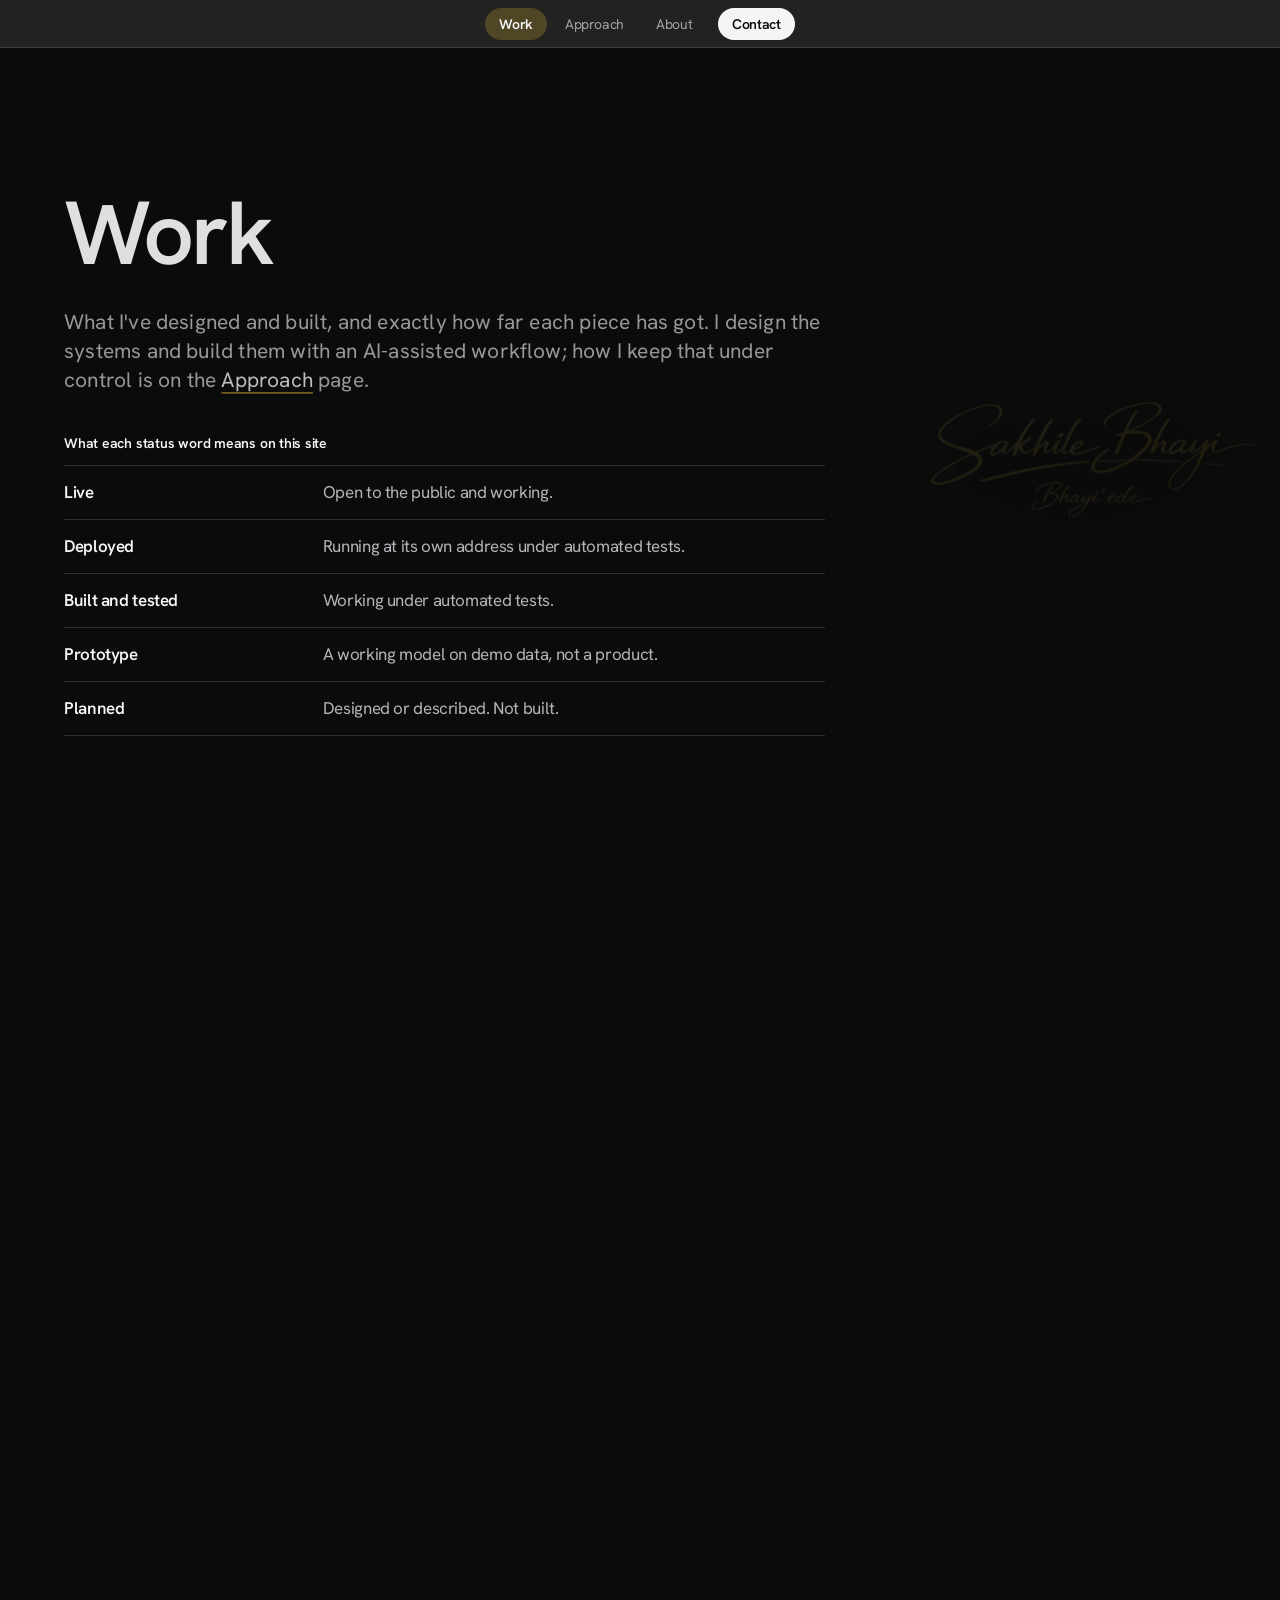
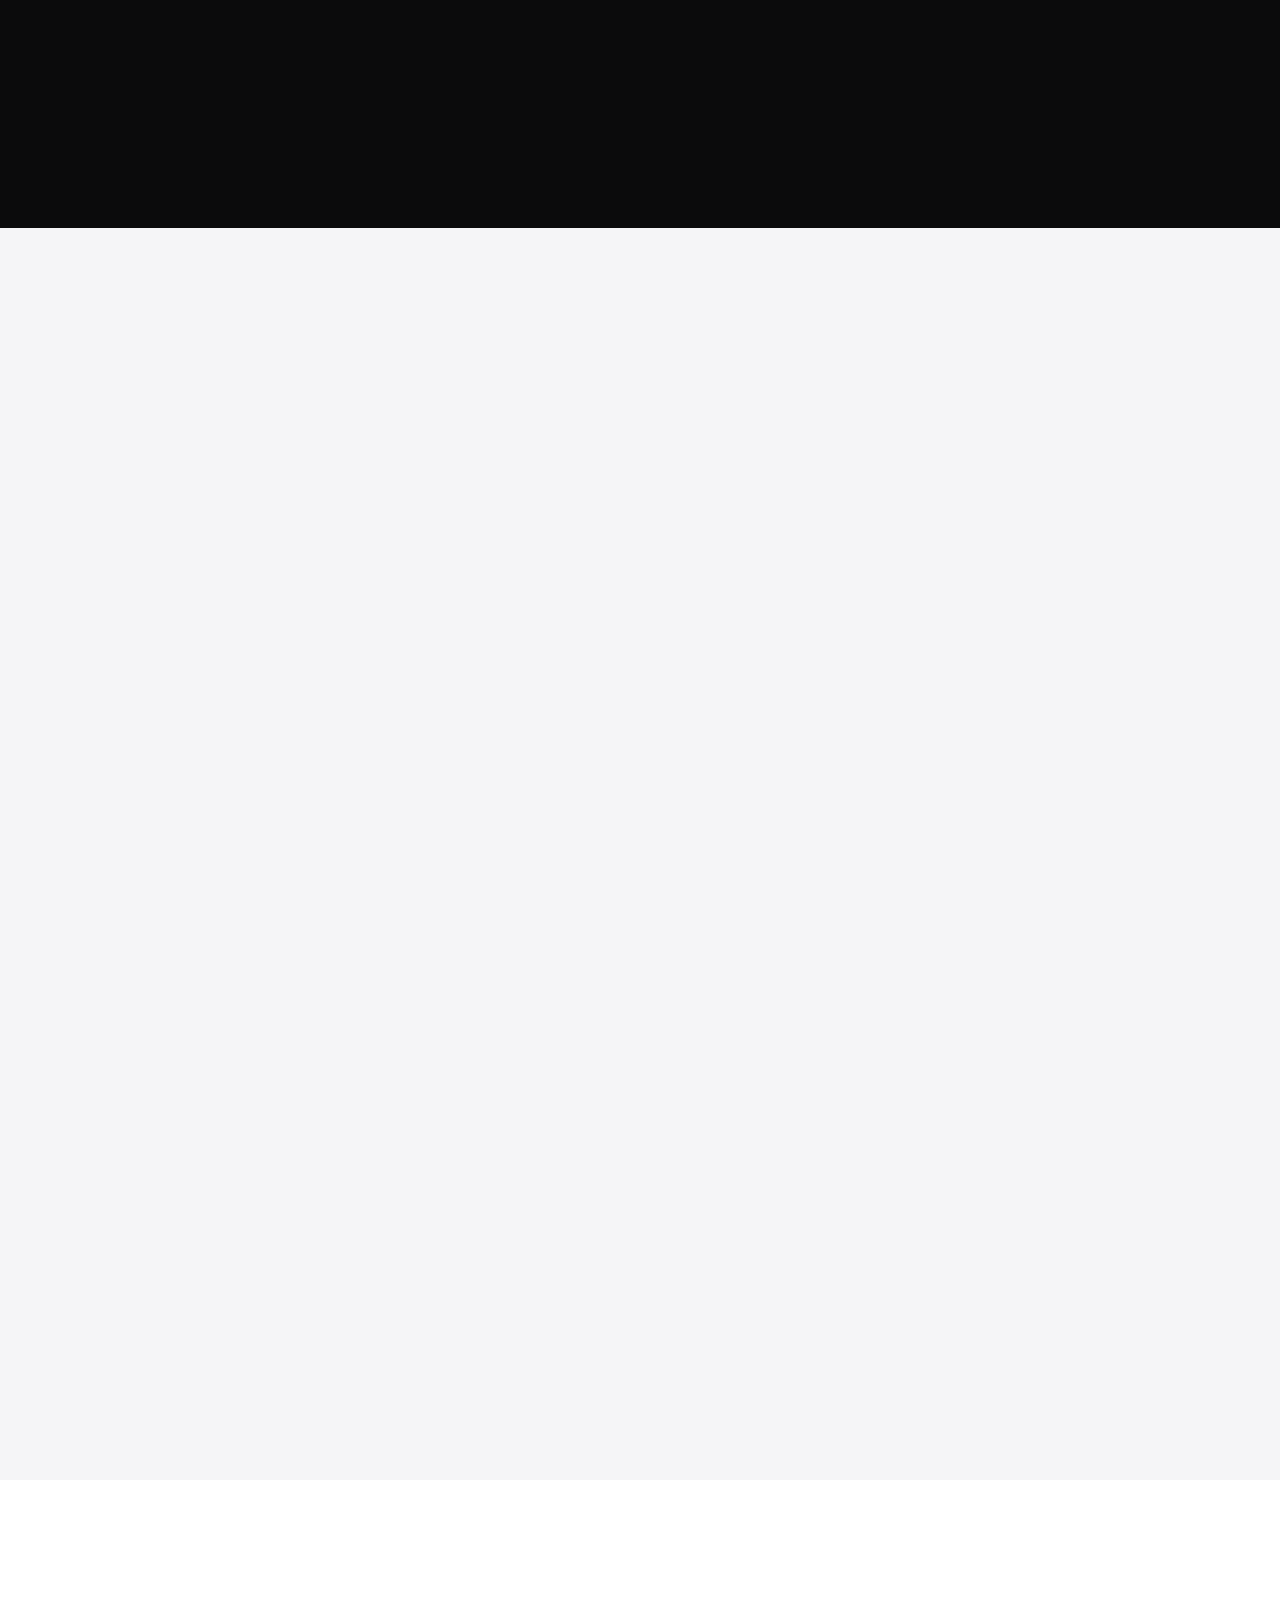
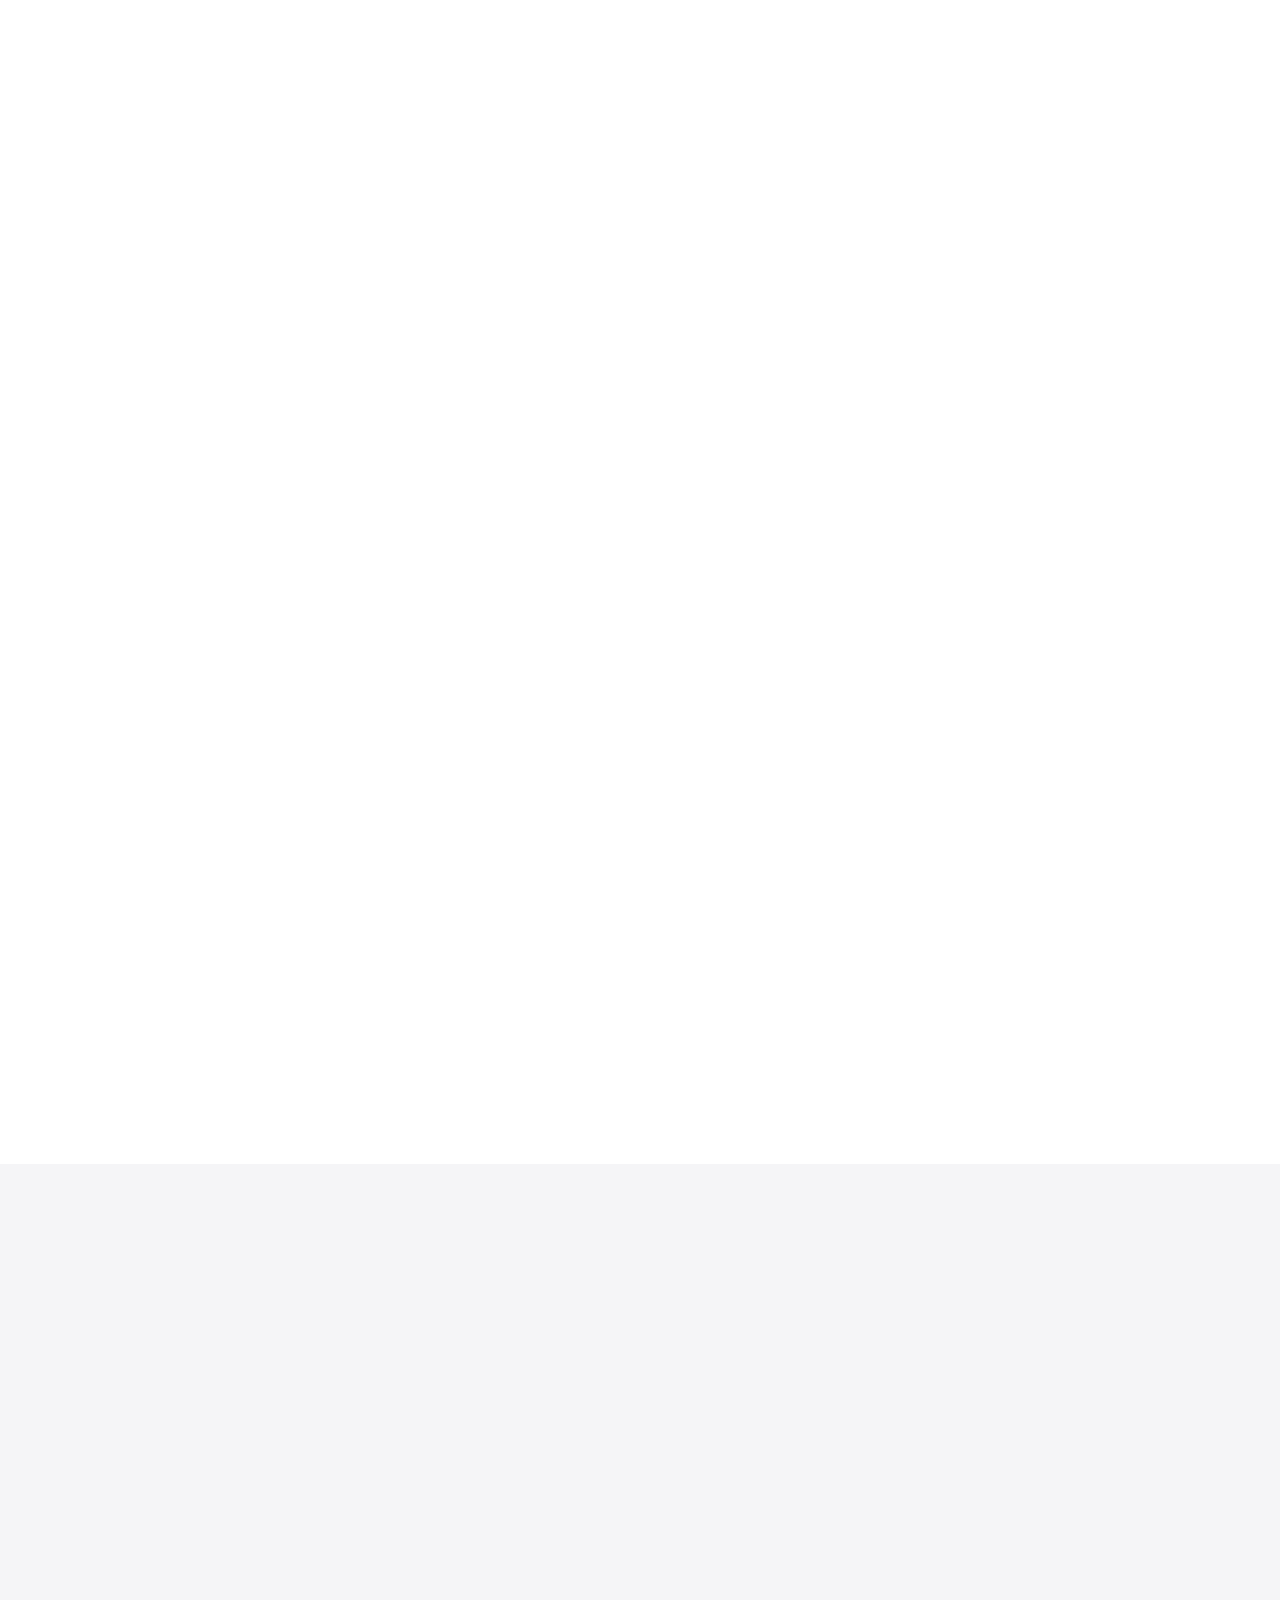
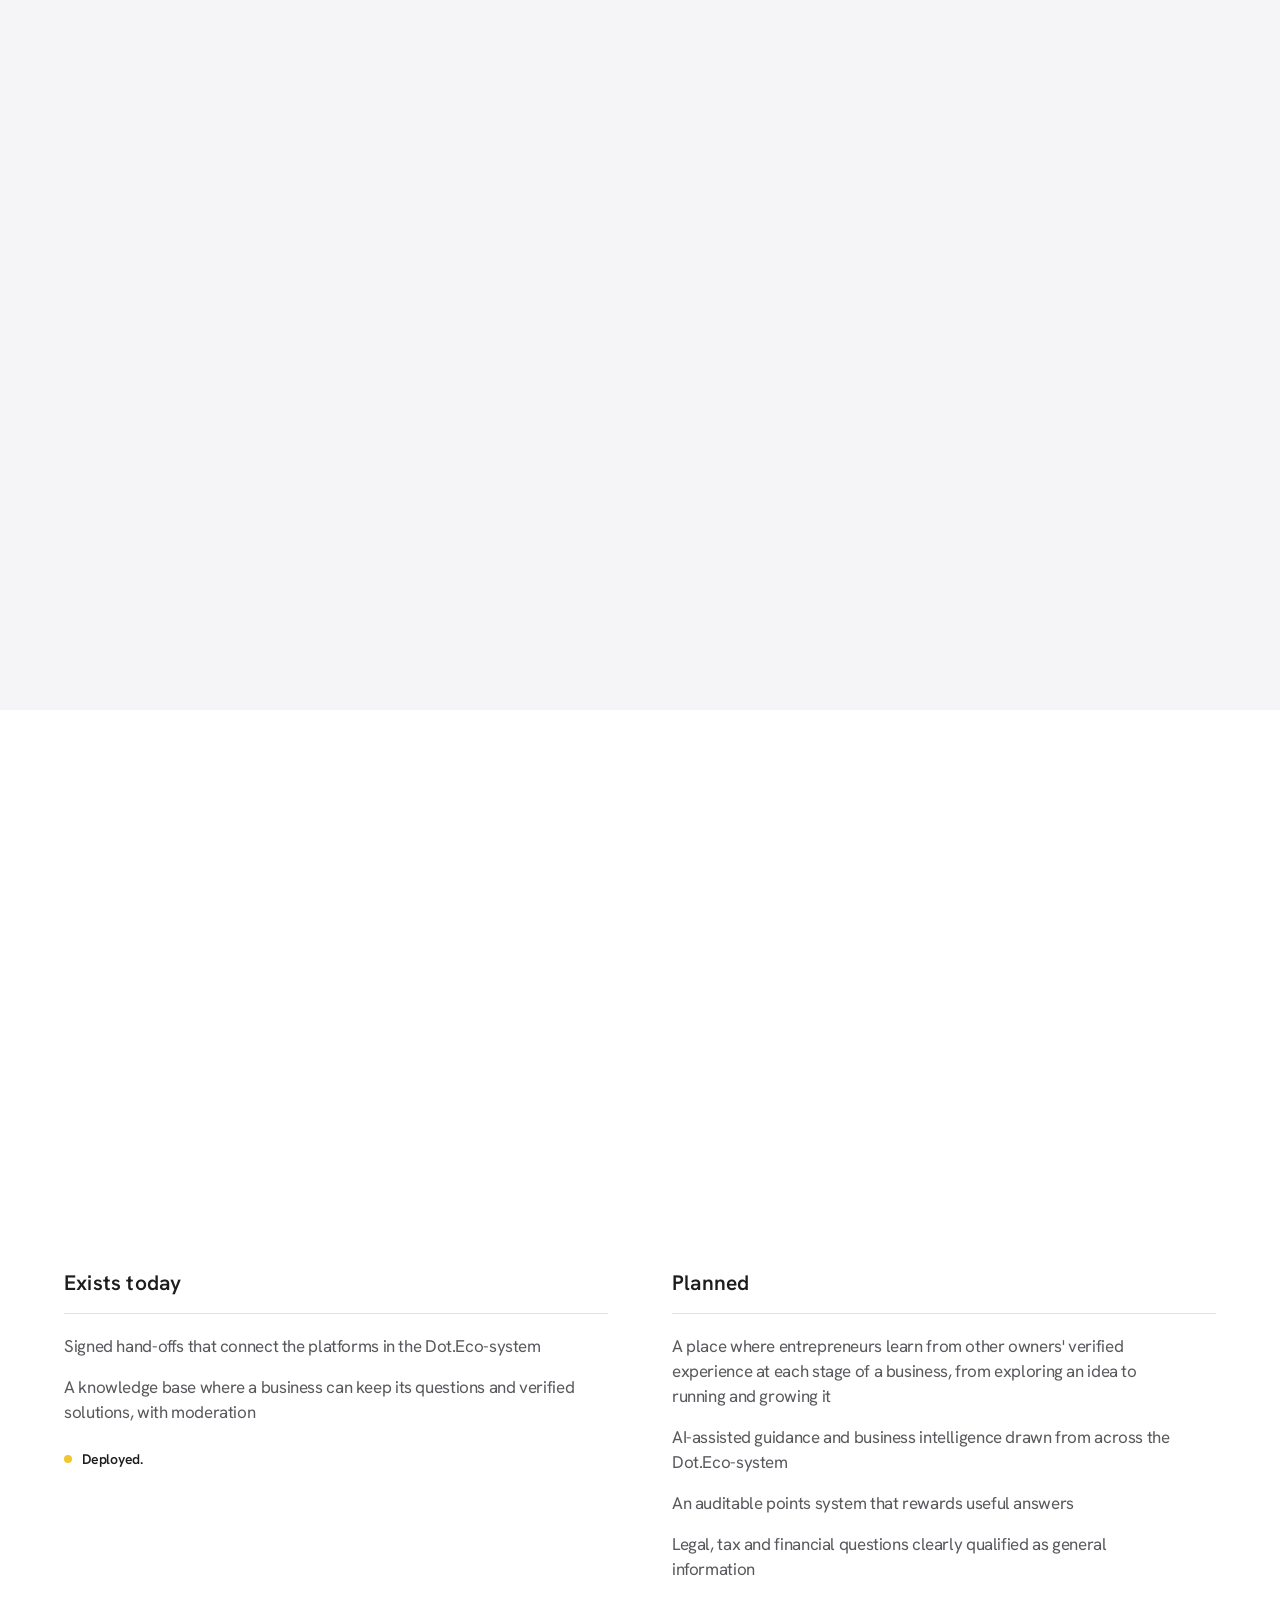
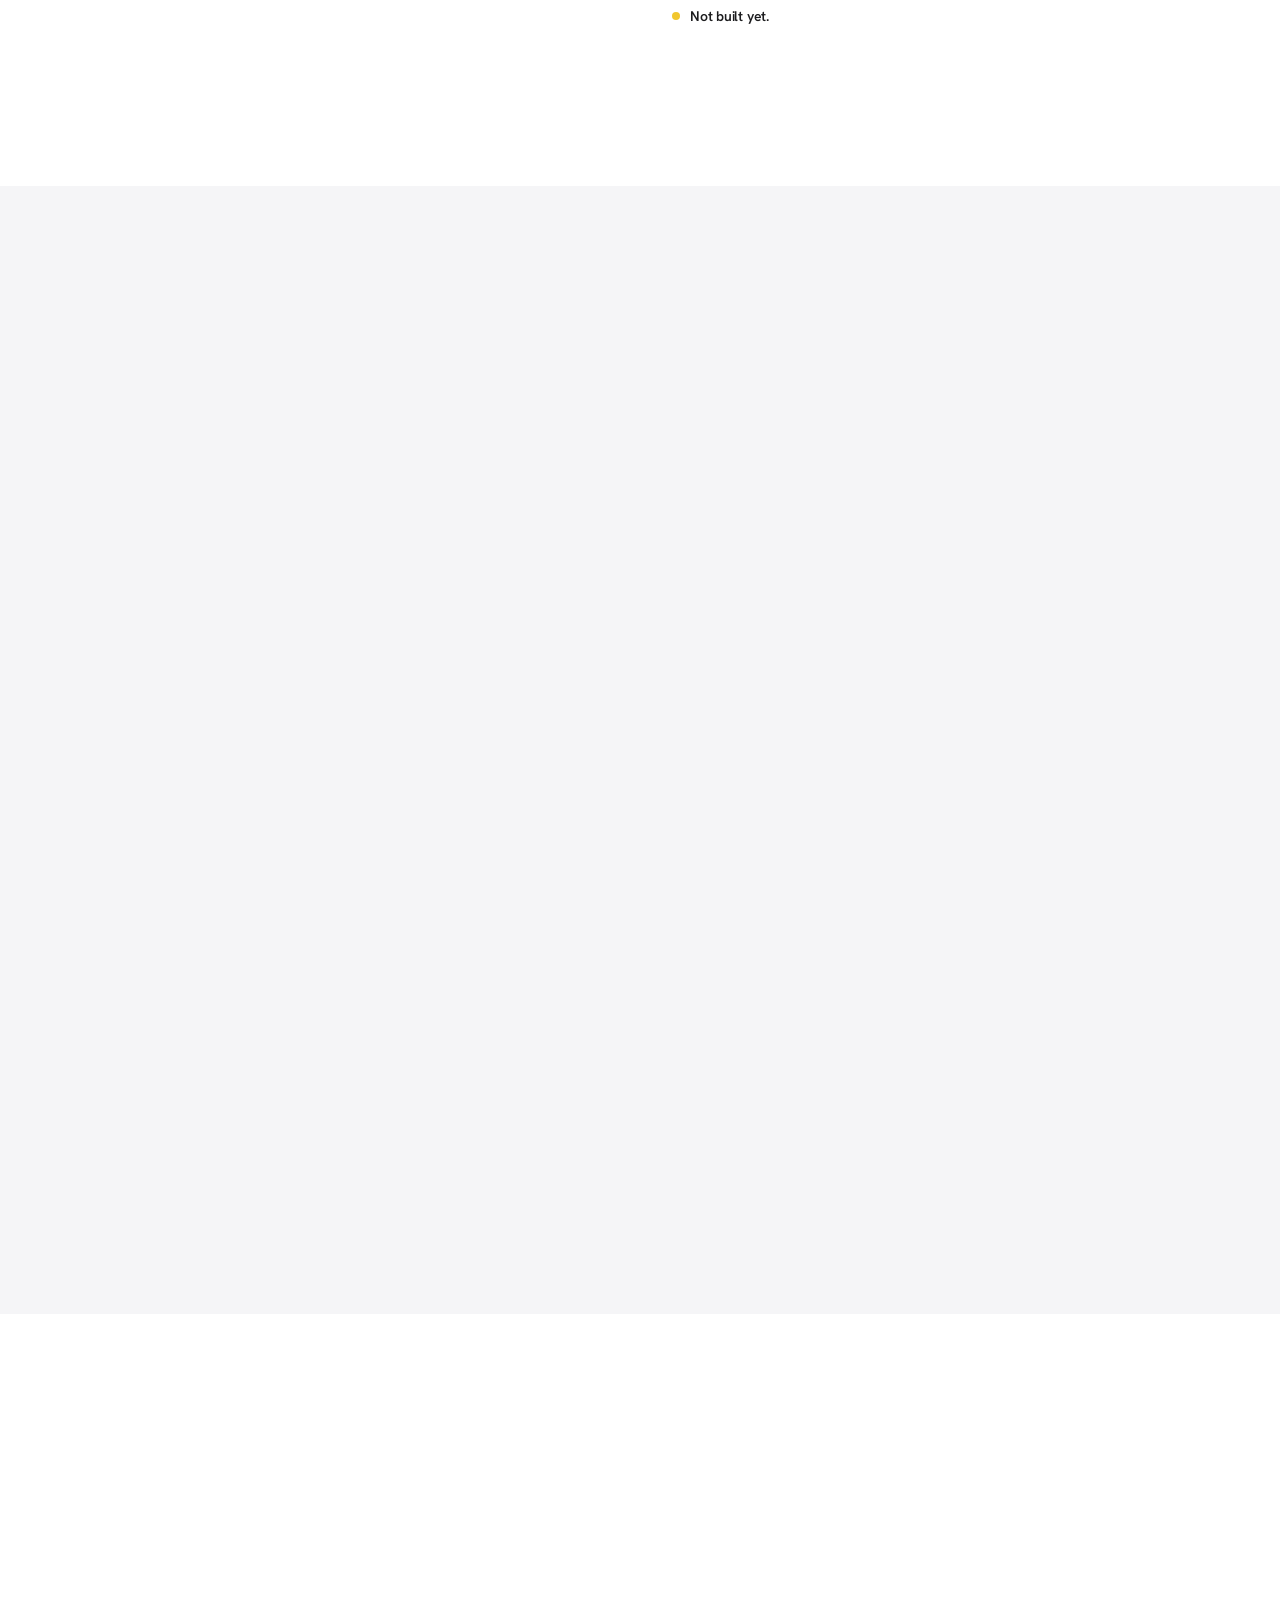
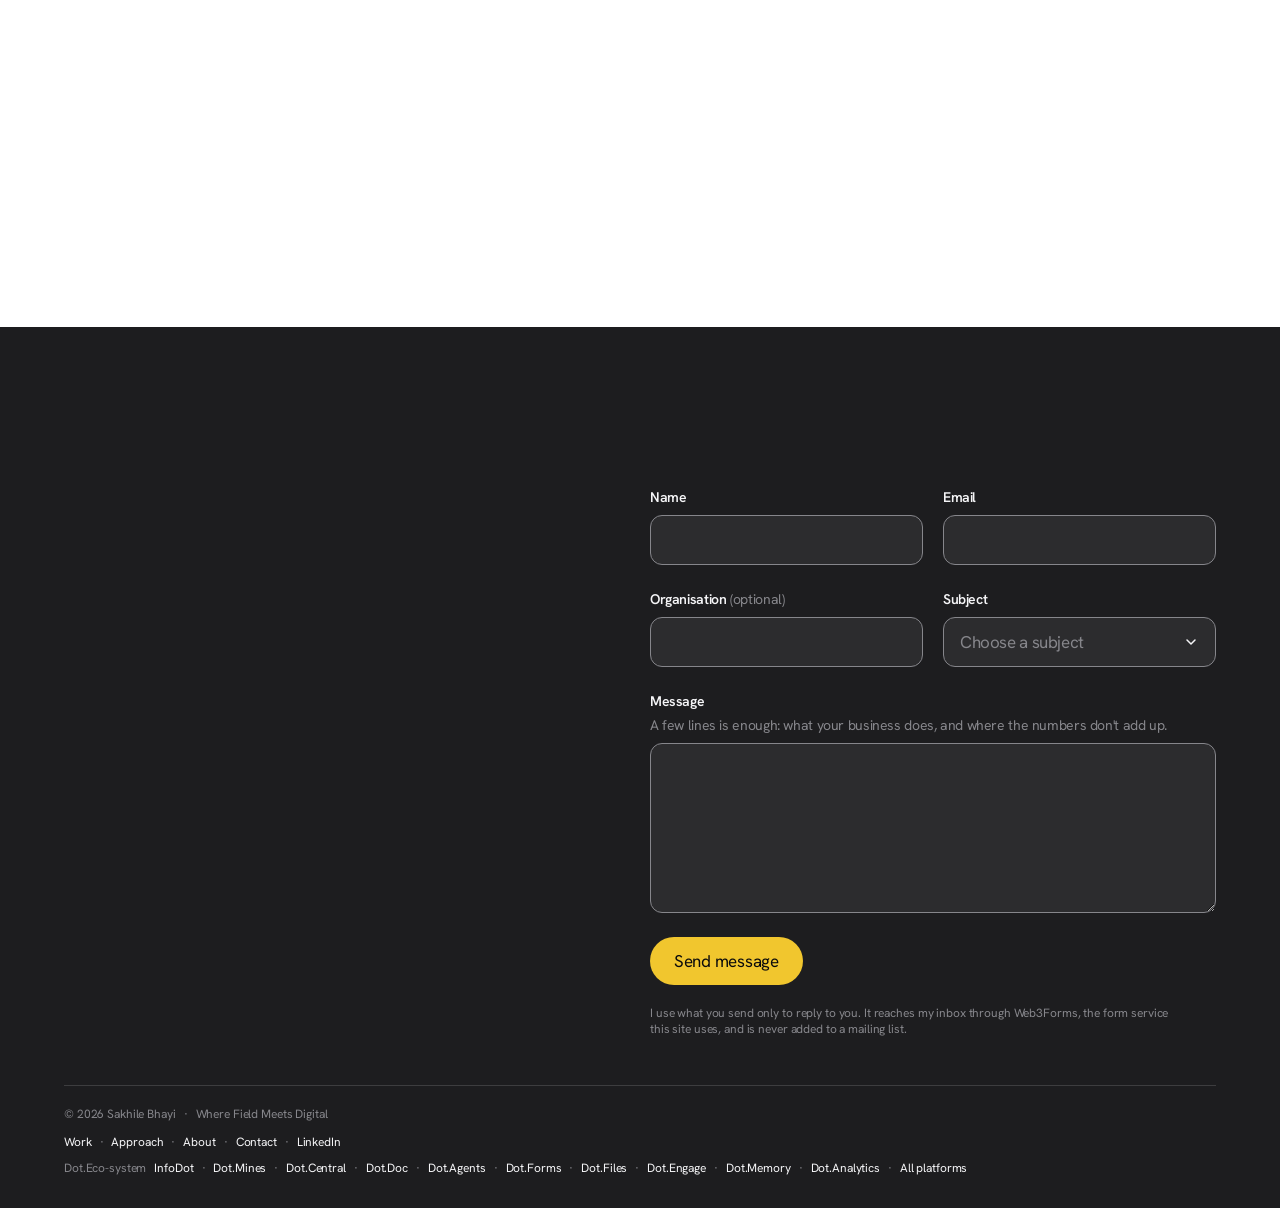
<file: work/index.html>
<!doctype html>
<html lang="en-ZA" class="no-js">
<head>
<meta charset="utf-8">
<meta name="viewport" content="width=device-width, initial-scale=1, viewport-fit=cover">
<script>document.documentElement.classList.replace('no-js','js');if(!matchMedia('(prefers-reduced-motion: reduce)').matches){document.documentElement.classList.add('has-motion');setTimeout(function(){if(!window.__motionReady)document.documentElement.classList.remove('has-motion')},4000)}</script>
<title>Work · Dot.Eco-system platforms by Sakhile Bhayi</title>
<meta name="description" content="Dot.Mines, Dot.Central, Dot.Doc, Dot.Agents, InfoDot and more: the Dot.Eco-system platforms Sakhile Bhayi designed and built, and exactly how far each has got.">
<link rel="canonical" href="https://sakhilebhayi.com/work/">
<meta name="author" content="Sakhile Bhayi">
<meta name="robots" content="index, follow, max-image-preview:large">
<meta name="theme-color" content="#f5f5f7">
<meta name="format-detection" content="telephone=no">
<meta property="og:type" content="website">
<meta property="og:site_name" content="Sakhile Bhayi">
<meta property="og:locale" content="en_ZA">
<meta property="og:url" content="https://sakhilebhayi.com/work/">
<meta property="og:title" content="Work · Dot.Eco-system platforms by Sakhile Bhayi">
<meta property="og:description" content="Dot.Mines, Dot.Central, Dot.Doc, Dot.Agents, InfoDot and more: the Dot.Eco-system platforms Sakhile Bhayi designed and built, and exactly how far each has got.">
<meta property="og:image" content="https://sakhilebhayi.com/og-image.png">
<meta property="og:image:type" content="image/png">
<meta property="og:image:width" content="1200">
<meta property="og:image:height" content="630">
<meta property="og:image:alt" content="From fragmented information to connected intelligence. Sakhile Bhayi, founder of the Dot.Eco-system.">
<meta name="twitter:card" content="summary_large_image">
<meta name="twitter:title" content="Work · Dot.Eco-system platforms by Sakhile Bhayi">
<meta name="twitter:description" content="Dot.Mines, Dot.Central, Dot.Doc, Dot.Agents, InfoDot and more: the Dot.Eco-system platforms Sakhile Bhayi designed and built, and exactly how far each has got.">
<meta name="twitter:image" content="https://sakhilebhayi.com/og-image.png">
<meta name="twitter:image:alt" content="From fragmented information to connected intelligence. Sakhile Bhayi, founder of the Dot.Eco-system.">
<link rel="icon" href="/favicon-32.png" type="image/png" sizes="32x32">
<link rel="icon" href="/apple-touch-icon.png" type="image/png" sizes="180x180">
<link rel="apple-touch-icon" href="/apple-touch-icon.png" sizes="180x180">
<link rel="preconnect" href="https://fonts.googleapis.com">
<link rel="preconnect" href="https://fonts.gstatic.com" crossorigin>
<link rel="preload" as="style" href="https://fonts.googleapis.com/css2?family=Hanken+Grotesk:wght@400;600&amp;display=swap">
<link rel="stylesheet" href="https://fonts.googleapis.com/css2?family=Hanken+Grotesk:wght@400;600&amp;display=swap" media="print" onload="this.media='all'">
<noscript><link rel="stylesheet" href="https://fonts.googleapis.com/css2?family=Hanken+Grotesk:wght@400;600&amp;display=swap"></noscript>
<link rel="stylesheet" href="/site.css">
<script src="/site.js" defer></script>
<script src="/assets/js/gsap.min.js" defer></script>
<script src="/assets/js/ScrollTrigger.min.js" defer></script>
<script src="/assets/js/motion.js" defer></script>

<script type="application/ld+json">
{
  "@context": "https://schema.org",
  "@graph": [
    {
      "@type": "Person",
      "@id": "https://sakhilebhayi.com/#person",
      "name": "Sakhile Bhayi",
      "url": "https://sakhilebhayi.com/",
      "image": "https://sakhilebhayi.com/logo.png",
      "email": "mailto:info@sakhilebhayi.com",
      "jobTitle": "Founder, Dot.Eco-system",
      "description": "South African founder who builds systems that connect a business's scattered information into one picture its people can trust. He designed and built the Dot.Eco-system, a connected set of business platforms, with an AI-native engineering practice.",
      "address": {
        "@type": "PostalAddress",
        "addressCountry": "ZA"
      },
      "knowsAbout": [
        "Business intelligence",
        "Operations systems",
        "Data integration",
        "Mine control systems",
        "Fleet management systems",
        "Business reporting",
        "Laravel"
      ],
      "sameAs": [
        "https://za.linkedin.com/in/sakhilebayi"
      ],
      "worksFor": [
        {
          "@id": "https://sakhilebhayi.com/#ecosystem"
        }
      ]
    },
    {
      "@type": "WebSite",
      "@id": "https://sakhilebhayi.com/#website",
      "url": "https://sakhilebhayi.com/",
      "name": "Sakhile Bhayi",
      "description": "Sakhile Bhayi, founder of the Dot.Eco-system, South Africa. I build systems that connect a business's scattered information into one picture its people can trust.",
      "inLanguage": "en-ZA",
      "author": {
        "@id": "https://sakhilebhayi.com/#person"
      },
      "publisher": {
        "@id": "https://sakhilebhayi.com/#person"
      }
    },
    {
      "@type": "CollectionPage",
      "@id": "https://sakhilebhayi.com/work/#page",
      "url": "https://sakhilebhayi.com/work/",
      "name": "Work · Dot.Eco-system platforms by Sakhile Bhayi",
      "description": "Dot.Mines, Dot.Central, Dot.Doc, Dot.Agents, InfoDot and more: the Dot.Eco-system platforms Sakhile Bhayi designed and built, and exactly how far each has got.",
      "inLanguage": "en-ZA",
      "isPartOf": {
        "@id": "https://sakhilebhayi.com/#website"
      },
      "about": {
        "@id": "https://sakhilebhayi.com/#person"
      },
      "breadcrumb": {
        "@id": "https://sakhilebhayi.com/work/#breadcrumb"
      },
      "dateModified": "2026-10-22T00:00:00+02:00",
      "mainEntity": {
        "@type": "ItemList",
        "@id": "https://sakhilebhayi.com/work/#platforms",
        "name": "Dot.Eco-system platforms designed and built by Sakhile Bhayi",
        "numberOfItems": 28,
        "itemListOrder": "https://schema.org/ItemListUnordered",
        "itemListElement": [
          {
            "@type": "ListItem",
            "position": 1,
            "item": {
              "@type": "SoftwareApplication",
              "name": "InfoDot",
              "url": "https://www.infodot.co.za/",
              "description": "InfoDot exists to help people start, operate, manage, and grow successful businesses by combining collective human experience, practical knowledge, AI-assisted guidance, and business intelligence from across the Dot.Eco-system.",
              "applicationCategory": "BusinessApplication",
              "operatingSystem": "Web",
              "creator": {
                "@id": "https://sakhilebhayi.com/#person"
              },
              "isPartOf": {
                "@id": "https://sakhilebhayi.com/#ecosystem"
              }
            }
          },
          {
            "@type": "ListItem",
            "position": 2,
            "item": {
              "@type": "SoftwareApplication",
              "name": "Dot.Mines",
              "url": "https://mines.infodot.co.za/",
              "description": "Fleet and mine-operations platform: one view of machines, production, fuel, maintenance and operator compliance.",
              "applicationCategory": "BusinessApplication",
              "operatingSystem": "Web",
              "creator": {
                "@id": "https://sakhilebhayi.com/#person"
              },
              "isPartOf": {
                "@id": "https://sakhilebhayi.com/#ecosystem"
              }
            }
          },
          {
            "@type": "ListItem",
            "position": 3,
            "item": {
              "@type": "SoftwareApplication",
              "name": "Dot.Central",
              "url": "https://central.infodot.co.za/",
              "description": "A control-room system for a mining shift.",
              "applicationCategory": "BusinessApplication",
              "operatingSystem": "Web",
              "creator": {
                "@id": "https://sakhilebhayi.com/#person"
              },
              "isPartOf": {
                "@id": "https://sakhilebhayi.com/#ecosystem"
              }
            }
          },
          {
            "@type": "ListItem",
            "position": 4,
            "item": {
              "@type": "SoftwareApplication",
              "name": "Dot.Doc",
              "url": "https://doc.infodot.co.za/",
              "description": "Recurring reports written from shared templates.",
              "applicationCategory": "BusinessApplication",
              "operatingSystem": "Web",
              "creator": {
                "@id": "https://sakhilebhayi.com/#person"
              },
              "isPartOf": {
                "@id": "https://sakhilebhayi.com/#ecosystem"
              }
            }
          },
          {
            "@type": "ListItem",
            "position": 5,
            "item": {
              "@type": "SoftwareApplication",
              "name": "Dot.Agents",
              "url": "https://agents.infodot.co.za/",
              "description": "A governed AI-agent platform: every agent decision is logged and anything risky waits for a person to approve it.",
              "applicationCategory": "BusinessApplication",
              "operatingSystem": "Web",
              "creator": {
                "@id": "https://sakhilebhayi.com/#person"
              },
              "isPartOf": {
                "@id": "https://sakhilebhayi.com/#ecosystem"
              }
            }
          },
          {
            "@type": "ListItem",
            "position": 6,
            "item": {
              "@type": "SoftwareApplication",
              "name": "Dot.Forms",
              "url": "https://forms.infodot.co.za/",
              "description": "A form builder for teams.",
              "applicationCategory": "BusinessApplication",
              "operatingSystem": "Web",
              "creator": {
                "@id": "https://sakhilebhayi.com/#person"
              },
              "isPartOf": {
                "@id": "https://sakhilebhayi.com/#ecosystem"
              }
            }
          },
          {
            "@type": "ListItem",
            "position": 7,
            "item": {
              "@type": "SoftwareApplication",
              "name": "Dot.Files",
              "url": "https://files.infodot.co.za/",
              "description": "One folder tree for a whole team.",
              "applicationCategory": "BusinessApplication",
              "operatingSystem": "Web",
              "creator": {
                "@id": "https://sakhilebhayi.com/#person"
              },
              "isPartOf": {
                "@id": "https://sakhilebhayi.com/#ecosystem"
              }
            }
          },
          {
            "@type": "ListItem",
            "position": 8,
            "item": {
              "@type": "SoftwareApplication",
              "name": "Dot.Engage",
              "url": "https://engage.infodot.co.za/",
              "description": "Share, discuss and sign contracts.",
              "applicationCategory": "BusinessApplication",
              "operatingSystem": "Web",
              "creator": {
                "@id": "https://sakhilebhayi.com/#person"
              },
              "isPartOf": {
                "@id": "https://sakhilebhayi.com/#ecosystem"
              }
            }
          },
          {
            "@type": "ListItem",
            "position": 9,
            "item": {
              "@type": "SoftwareApplication",
              "name": "Dot.Press",
              "url": "https://pres.infodot.co.za/",
              "description": "Presentations that look designed.",
              "applicationCategory": "BusinessApplication",
              "operatingSystem": "Web",
              "creator": {
                "@id": "https://sakhilebhayi.com/#person"
              },
              "isPartOf": {
                "@id": "https://sakhilebhayi.com/#ecosystem"
              }
            }
          },
          {
            "@type": "ListItem",
            "position": 10,
            "item": {
              "@type": "SoftwareApplication",
              "name": "Dot.Dopemine",
              "url": "https://dopemine.infodot.co.za/",
              "description": "Engagement mechanics for the Dot.Eco-system.",
              "applicationCategory": "BusinessApplication",
              "operatingSystem": "Web",
              "creator": {
                "@id": "https://sakhilebhayi.com/#person"
              },
              "isPartOf": {
                "@id": "https://sakhilebhayi.com/#ecosystem"
              }
            }
          },
          {
            "@type": "ListItem",
            "position": 11,
            "item": {
              "@type": "SoftwareApplication",
              "name": "Dot.Memory",
              "url": "https://memory.infodot.co.za/",
              "description": "The memory of past incidents and their outcomes across the Dot.Eco-system.",
              "applicationCategory": "BusinessApplication",
              "operatingSystem": "Web",
              "creator": {
                "@id": "https://sakhilebhayi.com/#person"
              },
              "isPartOf": {
                "@id": "https://sakhilebhayi.com/#ecosystem"
              }
            }
          },
          {
            "@type": "ListItem",
            "position": 12,
            "item": {
              "@type": "SoftwareApplication",
              "name": "Dot.Analytics",
              "url": "https://analytics.infodot.co.za/",
              "description": "Analytics that show the source behind every insight.",
              "applicationCategory": "BusinessApplication",
              "operatingSystem": "Web",
              "creator": {
                "@id": "https://sakhilebhayi.com/#person"
              },
              "isPartOf": {
                "@id": "https://sakhilebhayi.com/#ecosystem"
              }
            }
          },
          {
            "@type": "ListItem",
            "position": 13,
            "item": {
              "@type": "SoftwareApplication",
              "name": "Dot.Charts",
              "url": "https://charts.infodot.co.za/",
              "description": "Chart analysis.",
              "applicationCategory": "BusinessApplication",
              "operatingSystem": "Web",
              "creator": {
                "@id": "https://sakhilebhayi.com/#person"
              },
              "isPartOf": {
                "@id": "https://sakhilebhayi.com/#ecosystem"
              }
            }
          },
          {
            "@type": "ListItem",
            "position": 14,
            "item": {
              "@type": "SoftwareApplication",
              "name": "Dot.Sheet",
              "url": "https://sheets.infodot.co.za/",
              "description": "Spreadsheets for teams.",
              "applicationCategory": "BusinessApplication",
              "operatingSystem": "Web",
              "creator": {
                "@id": "https://sakhilebhayi.com/#person"
              },
              "isPartOf": {
                "@id": "https://sakhilebhayi.com/#ecosystem"
              }
            }
          },
          {
            "@type": "ListItem",
            "position": 15,
            "item": {
              "@type": "SoftwareApplication",
              "name": "Dot.Tasks",
              "url": "https://tasks.infodot.co.za/",
              "description": "Task breakdown and a kanban board.",
              "applicationCategory": "BusinessApplication",
              "operatingSystem": "Web",
              "creator": {
                "@id": "https://sakhilebhayi.com/#person"
              },
              "isPartOf": {
                "@id": "https://sakhilebhayi.com/#ecosystem"
              }
            }
          },
          {
            "@type": "ListItem",
            "position": 16,
            "item": {
              "@type": "SoftwareApplication",
              "name": "Dot.Notify",
              "url": "https://notify.infodot.co.za/",
              "description": "Notifications across the Dot.Eco-system.",
              "applicationCategory": "BusinessApplication",
              "operatingSystem": "Web",
              "creator": {
                "@id": "https://sakhilebhayi.com/#person"
              },
              "isPartOf": {
                "@id": "https://sakhilebhayi.com/#ecosystem"
              }
            }
          },
          {
            "@type": "ListItem",
            "position": 17,
            "item": {
              "@type": "SoftwareApplication",
              "name": "Dot.Billing",
              "url": "https://billing.infodot.co.za/",
              "description": "Plans, invoices and usage.",
              "applicationCategory": "BusinessApplication",
              "operatingSystem": "Web",
              "creator": {
                "@id": "https://sakhilebhayi.com/#person"
              },
              "isPartOf": {
                "@id": "https://sakhilebhayi.com/#ecosystem"
              }
            }
          },
          {
            "@type": "ListItem",
            "position": 18,
            "item": {
              "@type": "SoftwareApplication",
              "name": "Dot.Projects",
              "url": "https://projects.infodot.co.za/",
              "description": "Project and programme delivery.",
              "applicationCategory": "BusinessApplication",
              "operatingSystem": "Web",
              "creator": {
                "@id": "https://sakhilebhayi.com/#person"
              },
              "isPartOf": {
                "@id": "https://sakhilebhayi.com/#ecosystem"
              }
            }
          },
          {
            "@type": "ListItem",
            "position": 19,
            "item": {
              "@type": "SoftwareApplication",
              "name": "Dot.Auction",
              "url": "https://auction.infodot.co.za/",
              "description": "Live bidding.",
              "applicationCategory": "BusinessApplication",
              "operatingSystem": "Web",
              "creator": {
                "@id": "https://sakhilebhayi.com/#person"
              },
              "isPartOf": {
                "@id": "https://sakhilebhayi.com/#ecosystem"
              }
            }
          },
          {
            "@type": "ListItem",
            "position": 20,
            "item": {
              "@type": "SoftwareApplication",
              "name": "Dot.Emall",
              "url": "https://emall.infodot.co.za/",
              "description": "A marketplace: open a store, shop every store.",
              "applicationCategory": "BusinessApplication",
              "operatingSystem": "Web",
              "creator": {
                "@id": "https://sakhilebhayi.com/#person"
              },
              "isPartOf": {
                "@id": "https://sakhilebhayi.com/#ecosystem"
              }
            }
          },
          {
            "@type": "ListItem",
            "position": 21,
            "item": {
              "@type": "SoftwareApplication",
              "name": "Dot.Ehail",
              "url": "https://ehail.infodot.co.za/",
              "description": "Run an e-hailing business.",
              "applicationCategory": "BusinessApplication",
              "operatingSystem": "Web",
              "creator": {
                "@id": "https://sakhilebhayi.com/#person"
              },
              "isPartOf": {
                "@id": "https://sakhilebhayi.com/#ecosystem"
              }
            }
          },
          {
            "@type": "ListItem",
            "position": 22,
            "item": {
              "@type": "SoftwareApplication",
              "name": "Dot.Pulse",
              "url": "https://pulse.infodot.co.za/",
              "description": "A community feed.",
              "applicationCategory": "BusinessApplication",
              "operatingSystem": "Web",
              "creator": {
                "@id": "https://sakhilebhayi.com/#person"
              },
              "isPartOf": {
                "@id": "https://sakhilebhayi.com/#ecosystem"
              }
            }
          },
          {
            "@type": "ListItem",
            "position": 23,
            "item": {
              "@type": "SoftwareApplication",
              "name": "Dot.Design",
              "url": "https://design.infodot.co.za/",
              "description": "Visual creation.",
              "applicationCategory": "BusinessApplication",
              "operatingSystem": "Web",
              "creator": {
                "@id": "https://sakhilebhayi.com/#person"
              },
              "isPartOf": {
                "@id": "https://sakhilebhayi.com/#ecosystem"
              }
            }
          },
          {
            "@type": "ListItem",
            "position": 24,
            "item": {
              "@type": "SoftwareApplication",
              "name": "Dot.Finance",
              "url": "https://finance.infodot.co.za/",
              "description": "One ledger for accounts, transactions and budgets.",
              "applicationCategory": "BusinessApplication",
              "operatingSystem": "Web",
              "creator": {
                "@id": "https://sakhilebhayi.com/#person"
              },
              "isPartOf": {
                "@id": "https://sakhilebhayi.com/#ecosystem"
              }
            }
          },
          {
            "@type": "ListItem",
            "position": 25,
            "item": {
              "@type": "SoftwareApplication",
              "name": "Dot.Tutor",
              "url": "https://tutor.infodot.co.za/",
              "description": "Book a tutor.",
              "applicationCategory": "BusinessApplication",
              "operatingSystem": "Web",
              "creator": {
                "@id": "https://sakhilebhayi.com/#person"
              },
              "isPartOf": {
                "@id": "https://sakhilebhayi.com/#ecosystem"
              }
            }
          },
          {
            "@type": "ListItem",
            "position": 26,
            "item": {
              "@type": "SoftwareApplication",
              "name": "Dot.Farms",
              "url": "https://farms.infodot.co.za/",
              "description": "Agriculture planning.",
              "applicationCategory": "BusinessApplication",
              "operatingSystem": "Web",
              "creator": {
                "@id": "https://sakhilebhayi.com/#person"
              },
              "isPartOf": {
                "@id": "https://sakhilebhayi.com/#ecosystem"
              }
            }
          },
          {
            "@type": "ListItem",
            "position": 27,
            "item": {
              "@type": "SoftwareApplication",
              "name": "Dot.HR",
              "url": "https://hr.infodot.co.za/",
              "description": "Positions, employee records and leave.",
              "applicationCategory": "BusinessApplication",
              "operatingSystem": "Web",
              "creator": {
                "@id": "https://sakhilebhayi.com/#person"
              },
              "isPartOf": {
                "@id": "https://sakhilebhayi.com/#ecosystem"
              }
            }
          },
          {
            "@type": "ListItem",
            "position": 28,
            "item": {
              "@type": "SoftwareApplication",
              "name": "Dot.Plug",
              "url": "https://plug.infodot.co.za/",
              "description": "A developer portal.",
              "applicationCategory": "BusinessApplication",
              "operatingSystem": "Web",
              "creator": {
                "@id": "https://sakhilebhayi.com/#person"
              },
              "isPartOf": {
                "@id": "https://sakhilebhayi.com/#ecosystem"
              }
            }
          }
        ]
      }
    },
    {
      "@type": "BreadcrumbList",
      "@id": "https://sakhilebhayi.com/work/#breadcrumb",
      "itemListElement": [
        {
          "@type": "ListItem",
          "position": 1,
          "name": "Sakhile Bhayi",
          "item": "https://sakhilebhayi.com/"
        },
        {
          "@type": "ListItem",
          "position": 2,
          "name": "Work",
          "item": "https://sakhilebhayi.com/work/"
        }
      ]
    },
    {
      "@type": "Organization",
      "@id": "https://sakhilebhayi.com/#ecosystem",
      "name": "Dot.Eco-system",
      "url": "https://www.infodot.co.za/",
      "description": "The full set of InfoDot micro platforms: operations, documents, files, forms, monitoring and more.",
      "founder": {
        "@id": "https://sakhilebhayi.com/#person"
      }
    },
    {
      "@type": "Organization",
      "@id": "https://sakhilebhayi.com/#infodot",
      "name": "InfoDot",
      "url": "https://www.infodot.co.za/",
      "description": "InfoDot exists to help people start, operate, manage, and grow successful businesses by combining collective human experience, practical knowledge, AI-assisted guidance, and business intelligence from across the Dot.Eco-system.",
      "parentOrganization": {
        "@id": "https://sakhilebhayi.com/#ecosystem"
      },
      "founder": {
        "@id": "https://sakhilebhayi.com/#person"
      }
    }
  ]
}
</script>
</head>
<body class="page-work">
<a class="skip" href="#main">Skip to content</a>

<svg width="0" height="0" style="position:absolute" aria-hidden="true" focusable="false">
  <symbol id="i-out" viewBox="0 0 16 16"><path d="M5 11 11 5M6.25 5H11v4.75" fill="none" stroke="currentColor" stroke-width="1.5" stroke-linecap="round" stroke-linejoin="round"/></symbol>
  <symbol id="i-next" viewBox="0 0 16 16"><path d="M3 8h9.5M8.75 4.25 12.5 8l-3.75 3.75" fill="none" stroke="currentColor" stroke-width="1.5" stroke-linecap="round" stroke-linejoin="round"/></symbol>
  <symbol id="i-err" viewBox="0 0 16 16"><circle cx="8" cy="8" r="6.75" fill="none" stroke="currentColor" stroke-width="1.5"/><path d="M8 4.75v4" stroke="currentColor" stroke-width="1.5" stroke-linecap="round"/><circle cx="8" cy="11.25" r="1" fill="currentColor"/></symbol>
  <symbol id="i-ok" viewBox="0 0 16 16"><circle cx="8" cy="8" r="6.75" fill="none" stroke="currentColor" stroke-width="1.5"/><path d="m5.25 8.25 1.9 1.9 3.6-4" fill="none" stroke="currentColor" stroke-width="1.5" stroke-linecap="round" stroke-linejoin="round"/></symbol>
</svg>

<header class="nav band">
  <div class="wrap">
    <a class="nav__name" href="/">Sakhile Bhayi</a>
  </div>
</header>
<nav class="dock" aria-label="Primary">
  <a href="/work/" aria-current="page"><svg class="dock__ic" viewBox="0 0 24 24" fill="none" stroke="currentColor" stroke-width="1.7" stroke-linecap="round" stroke-linejoin="round" aria-hidden="true"><rect x="3.5" y="3.5" width="7" height="7" rx="1.8"/><rect x="13.5" y="3.5" width="7" height="7" rx="1.8"/><rect x="3.5" y="13.5" width="7" height="7" rx="1.8"/><rect x="13.5" y="13.5" width="7" height="7" rx="1.8"/></svg><span>Work</span></a>
  <a href="/approach/"><svg class="dock__ic" viewBox="0 0 24 24" fill="none" stroke="currentColor" stroke-width="1.7" stroke-linecap="round" stroke-linejoin="round" aria-hidden="true"><circle cx="12" cy="12" r="8.5"/><path d="m15.6 8.4-2.1 5.1-5.1 2.1 2.1-5.1z"/></svg><span>Approach</span></a>
  <a class="dock__home" href="/"><svg class="dock__ic" viewBox="0 0 24 24" fill="none" stroke="currentColor" stroke-width="1.7" stroke-linecap="round" stroke-linejoin="round" aria-hidden="true"><path d="M4 10.8 12 4l8 6.8"/><path d="M6 9.6V19a1 1 0 0 0 1 1h3.4v-5h3.2v5H17a1 1 0 0 0 1-1V9.6"/></svg><span>Home</span></a>
  <a href="/about/"><svg class="dock__ic" viewBox="0 0 24 24" fill="none" stroke="currentColor" stroke-width="1.7" stroke-linecap="round" stroke-linejoin="round" aria-hidden="true"><circle cx="12" cy="8.5" r="3.6"/><path d="M5 20c.6-3.6 3.5-5.5 7-5.5s6.4 1.9 7 5.5"/></svg><span>About</span></a>
  <a href="/contact/"><svg class="dock__ic" viewBox="0 0 24 24" fill="none" stroke="currentColor" stroke-width="1.7" stroke-linecap="round" stroke-linejoin="round" aria-hidden="true"><rect x="3.5" y="5.5" width="17" height="13" rx="2.5"/><path d="m4.5 8 7.5 5.5L19.5 8"/></svg><span>Contact</span></a>
</nav>

<main id="main">

  <section class="page-head page-head--dark band" aria-labelledby="page-h">
    <div class="hero-bg" aria-hidden="true">
      <picture>
        <source media="(max-width: 734px)" type="image/avif" srcset="/assets/night-sprawl-wide-800.avif 800w" sizes="100vw">
        <source media="(max-width: 734px)" type="image/webp" srcset="/assets/night-sprawl-wide-800.webp 800w" sizes="100vw">
        <source type="image/avif" srcset="/assets/night-sprawl-wide-1440.avif 1440w, /assets/night-sprawl-wide-1920.avif 1920w" sizes="100vw">
        <source type="image/webp" srcset="/assets/night-sprawl-wide-1440.webp 1440w, /assets/night-sprawl-wide-1920.webp 1920w" sizes="100vw">
        <img src="/assets/night-sprawl-wide-1440.webp" width="1440" height="720" alt="" decoding="async" loading="lazy">
      </picture>
    </div>
    <div class="wrap grid">
      <figure class="mark mark--sm">
        <picture>
          <source type="image/avif" srcset="/assets/mark-640.avif 640w, /assets/mark-965.avif 965w" sizes="(min-width:1069px) 380px, 70vw" width="965" height="365">
          <source type="image/webp" srcset="/assets/mark-640.webp 640w, /assets/mark-965.webp 965w" sizes="(min-width:1069px) 380px, 70vw" width="965" height="365">
          <img src="/assets/mark-640.webp" width="965" height="365" decoding="async" alt="Sakhile Bhayi, signature logo">
        </picture>
      </figure>
      <h1 class="t-section" id="page-h">Work</h1>
      <div class="prose">
        <p>What I've designed and built, and exactly how far each piece has got. I design the systems and build them with an AI-assisted workflow; how I keep that under control is on the <a href="/approach/">Approach</a> page.</p>
      </div>
      <table class="key">
        <caption>What each status word means on this site</caption>
        <tbody>
          <tr><th scope="row">Live</th><td>Open to the public and working.</td></tr>
          <tr><th scope="row">Deployed</th><td>Running at its own address under automated tests.</td></tr>
          <tr><th scope="row">Built and tested</th><td>Working under automated tests.</td></tr>
          <tr><th scope="row">Prototype</th><td>A working model on demo data, not a product.</td></tr>
          <tr><th scope="row">Planned</th><td>Designed or described. Not built.</td></tr>
        </tbody>
      </table>
    </div>
  </section>

  <section class="sec sec--dark sec--map band" aria-labelledby="map-h">
    <div class="wrap">
      <h2 class="sr-only" id="map-h">Every platform, by status</h2>
      <div class="map">
        <div class="map__col map__col--live">
          <h3 class="map__h">Live</h3>
          <ul class="map__tiles" role="list"><li class="mtile"><a href="https://doc.infodot.co.za/" target="_blank" rel="noopener"><picture><source type="image/avif" srcset="/assets/map-doc-1x.avif 1x, /assets/map-doc-2x.avif 2x"><img src="/assets/map-doc-1x.webp" srcset="/assets/map-doc-2x.webp 2x" width="48" height="44" alt="" loading="lazy" decoding="async"></picture><span>Dot.Doc<span class="sr-only"> (opens in a new tab)</span></span></a></li></ul>
        </div>
        <div class="map__col map__col--deployed">
          <h3 class="map__h">Deployed</h3>
          <ul class="map__tiles" role="list">
            <li class="mtile"><a href="https://mines.infodot.co.za/" target="_blank" rel="noopener"><picture><source type="image/avif" srcset="/assets/map-mines-1x.avif 1x, /assets/map-mines-2x.avif 2x"><img src="/assets/map-mines-1x.webp" srcset="/assets/map-mines-2x.webp 2x" width="62" height="44" alt="" loading="lazy" decoding="async"></picture><span>Dot.Mines<span class="sr-only"> (opens in a new tab)</span></span></a></li>
            <li class="mtile"><a href="https://central.infodot.co.za/" target="_blank" rel="noopener"><picture><source type="image/avif" srcset="/assets/map-central-1x.avif 1x, /assets/map-central-2x.avif 2x"><img src="/assets/map-central-1x.webp" srcset="/assets/map-central-2x.webp 2x" width="62" height="44" alt="" loading="lazy" decoding="async"></picture><span>Dot.Central<span class="sr-only"> (opens in a new tab)</span></span></a></li>
            <li class="mtile"><a href="https://agents.infodot.co.za/" target="_blank" rel="noopener"><picture><source type="image/avif" srcset="/assets/map-agents-1x.avif 1x, /assets/map-agents-2x.avif 2x"><img src="/assets/map-agents-1x.webp" srcset="/assets/map-agents-2x.webp 2x" width="63" height="44" alt="" loading="lazy" decoding="async"></picture><span>Dot.Agents<span class="sr-only"> (opens in a new tab)</span></span></a></li>
            <li class="mtile"><a href="https://www.infodot.co.za/" target="_blank" rel="noopener"><picture><source type="image/avif" srcset="/logos/infodot-144.avif 1x, /logos/infodot-288.avif 2x"><img src="/logos/infodot-144.webp" srcset="/logos/infodot-288.webp 2x" width="100" height="44" style="width:100px;height:auto" alt="" loading="lazy" decoding="async"></picture><span>InfoDot<span class="sr-only"> (opens in a new tab)</span></span></a></li>
            <li class="mtile"><a href="https://forms.infodot.co.za/" target="_blank" rel="noopener"><picture><source type="image/avif" srcset="/logos/dot-forms-1x.avif 1x, /logos/dot-forms-2x.avif 2x"><img src="/logos/dot-forms-1x.webp" srcset="/logos/dot-forms-2x.webp 2x" width="52" height="44" alt="" loading="lazy" decoding="async"></picture><span>Dot.Forms<span class="sr-only"> (opens in a new tab)</span></span></a></li>
            <li class="mtile"><a href="https://files.infodot.co.za/" target="_blank" rel="noopener"><picture><source type="image/avif" srcset="/logos/dot-files-1x.avif 1x, /logos/dot-files-2x.avif 2x"><img src="/logos/dot-files-1x.webp" srcset="/logos/dot-files-2x.webp 2x" width="50" height="44" alt="" loading="lazy" decoding="async"></picture><span>Dot.Files<span class="sr-only"> (opens in a new tab)</span></span></a></li>
            <li class="mtile"><a href="https://engage.infodot.co.za/" target="_blank" rel="noopener"><picture><source type="image/avif" srcset="/logos/dot-engage-1x.avif 1x, /logos/dot-engage-2x.avif 2x"><img src="/logos/dot-engage-1x.webp" srcset="/logos/dot-engage-2x.webp 2x" width="52" height="44" alt="" loading="lazy" decoding="async"></picture><span>Dot.Engage<span class="sr-only"> (opens in a new tab)</span></span></a></li>
            <li class="mtile"><a href="https://pres.infodot.co.za/" target="_blank" rel="noopener"><picture><source type="image/avif" srcset="/logos/dot-press-1x.avif 1x, /logos/dot-press-2x.avif 2x"><img src="/logos/dot-press-1x.webp" srcset="/logos/dot-press-2x.webp 2x" width="50" height="44" alt="" loading="lazy" decoding="async"></picture><span>Dot.Press<span class="sr-only"> (opens in a new tab)</span></span></a></li>
            <li class="mtile"><a href="https://dopemine.infodot.co.za/" target="_blank" rel="noopener"><picture><source type="image/avif" srcset="/logos/dot-dopemine-1x.avif 1x, /logos/dot-dopemine-2x.avif 2x"><img src="/logos/dot-dopemine-1x.webp" srcset="/logos/dot-dopemine-2x.webp 2x" width="81" height="44" alt="" loading="lazy" decoding="async"></picture><span>Dot.Dopemine<span class="sr-only"> (opens in a new tab)</span></span></a></li>
            <li class="mtile"><a href="https://memory.infodot.co.za/" target="_blank" rel="noopener"><picture><source type="image/avif" srcset="/assets/map-memory-1x.avif 1x, /assets/map-memory-2x.avif 2x"><img src="/assets/map-memory-1x.webp" srcset="/assets/map-memory-2x.webp 2x" width="70" height="44" alt="" loading="lazy" decoding="async"></picture><span>Dot.Memory<span class="sr-only"> (opens in a new tab)</span></span></a></li>
            <li class="mtile"><a href="https://analytics.infodot.co.za/" target="_blank" rel="noopener"><picture><source type="image/avif" srcset="/assets/map-analytics-1x.avif 1x, /assets/map-analytics-2x.avif 2x"><img src="/assets/map-analytics-1x.webp" srcset="/assets/map-analytics-2x.webp 2x" width="73" height="44" alt="" loading="lazy" decoding="async"></picture><span>Dot.Analytics<span class="sr-only"> (opens in a new tab)</span></span></a></li>
            <li class="mtile"><a href="https://charts.infodot.co.za/" target="_blank" rel="noopener"><picture><source type="image/avif" srcset="/assets/map-charts-1x.avif 1x, /assets/map-charts-2x.avif 2x"><img src="/assets/map-charts-1x.webp" srcset="/assets/map-charts-2x.webp 2x" width="64" height="44" alt="" loading="lazy" decoding="async"></picture><span>Dot.Charts<span class="sr-only"> (opens in a new tab)</span></span></a></li>
            <li class="mtile"><a href="https://sheets.infodot.co.za/" target="_blank" rel="noopener"><picture><source type="image/avif" srcset="/assets/map-sheet-1x.avif 1x, /assets/map-sheet-2x.avif 2x"><img src="/assets/map-sheet-1x.webp" srcset="/assets/map-sheet-2x.webp 2x" width="52" height="44" alt="" loading="lazy" decoding="async"></picture><span>Dot.Sheet<span class="sr-only"> (opens in a new tab)</span></span></a></li>
            <li class="mtile"><a href="https://tasks.infodot.co.za/" target="_blank" rel="noopener"><picture><source type="image/avif" srcset="/assets/map-tasks-1x.avif 1x, /assets/map-tasks-2x.avif 2x"><img src="/assets/map-tasks-1x.webp" srcset="/assets/map-tasks-2x.webp 2x" width="56" height="44" alt="" loading="lazy" decoding="async"></picture><span>Dot.Tasks<span class="sr-only"> (opens in a new tab)</span></span></a></li>
            <li class="mtile"><a href="https://notify.infodot.co.za/" target="_blank" rel="noopener"><picture><source type="image/avif" srcset="/assets/map-notify-1x.avif 1x, /assets/map-notify-2x.avif 2x"><img src="/assets/map-notify-1x.webp" srcset="/assets/map-notify-2x.webp 2x" width="54" height="44" alt="" loading="lazy" decoding="async"></picture><span>Dot.Notify<span class="sr-only"> (opens in a new tab)</span></span></a></li>
          </ul>
        </div>
        <div class="map__col map__col--rest">
          <h3 class="map__h">Prototype</h3>
          <ul class="map__tiles" role="list"><li class="mtile mtile--text"><span>Dot.Assets</span></li></ul>
          <h3 class="map__h">Planned</h3>
          <ul class="map__tiles" role="list"><li class="mtile mtile--text"><span>Dot.Doc live co-typing</span></li><li class="mtile mtile--text"><span>InfoDot for entrepreneurs</span></li></ul>
        </div>
        <div class="map__col map__col--build">
          <h3 class="map__h">In development</h3>
          <ul class="map__tiles" role="list">
            <li class="mtile"><a href="https://billing.infodot.co.za/" target="_blank" rel="noopener"><picture><source type="image/avif" srcset="/assets/map-billing-1x.avif 1x, /assets/map-billing-2x.avif 2x"><img src="/assets/map-billing-1x.webp" srcset="/assets/map-billing-2x.webp 2x" width="56" height="44" alt="" loading="lazy" decoding="async"></picture><span>Dot.Billing<span class="sr-only"> (opens in a new tab)</span></span></a></li>
            <li class="mtile"><a href="https://projects.infodot.co.za/" target="_blank" rel="noopener"><picture><source type="image/avif" srcset="/assets/map-projects-1x.avif 1x, /assets/map-projects-2x.avif 2x"><img src="/assets/map-projects-1x.webp" srcset="/assets/map-projects-2x.webp 2x" width="70" height="44" alt="" loading="lazy" decoding="async"></picture><span>Dot.Projects<span class="sr-only"> (opens in a new tab)</span></span></a></li>
            <li class="mtile"><a href="https://auction.infodot.co.za/" target="_blank" rel="noopener"><picture><source type="image/avif" srcset="/assets/map-auction-1x.avif 1x, /assets/map-auction-2x.avif 2x"><img src="/assets/map-auction-1x.webp" srcset="/assets/map-auction-2x.webp 2x" width="68" height="44" alt="" loading="lazy" decoding="async"></picture><span>Dot.Auction<span class="sr-only"> (opens in a new tab)</span></span></a></li>
            <li class="mtile"><a href="https://emall.infodot.co.za/" target="_blank" rel="noopener"><picture><source type="image/avif" srcset="/assets/map-emall-1x.avif 1x, /assets/map-emall-2x.avif 2x"><img src="/assets/map-emall-1x.webp" srcset="/assets/map-emall-2x.webp 2x" width="56" height="44" alt="" loading="lazy" decoding="async"></picture><span>Dot.Emall<span class="sr-only"> (opens in a new tab)</span></span></a></li>
            <li class="mtile"><a href="https://ehail.infodot.co.za/" target="_blank" rel="noopener"><picture><source type="image/avif" srcset="/assets/map-ehail-1x.avif 1x, /assets/map-ehail-2x.avif 2x"><img src="/assets/map-ehail-1x.webp" srcset="/assets/map-ehail-2x.webp 2x" width="52" height="44" alt="" loading="lazy" decoding="async"></picture><span>Dot.Ehail<span class="sr-only"> (opens in a new tab)</span></span></a></li>
            <li class="mtile"><a href="https://pulse.infodot.co.za/" target="_blank" rel="noopener"><picture><source type="image/avif" srcset="/assets/map-pulse-1x.avif 1x, /assets/map-pulse-2x.avif 2x"><img src="/assets/map-pulse-1x.webp" srcset="/assets/map-pulse-2x.webp 2x" width="54" height="44" alt="" loading="lazy" decoding="async"></picture><span>Dot.Pulse<span class="sr-only"> (opens in a new tab)</span></span></a></li>
            <li class="mtile"><a href="https://design.infodot.co.za/" target="_blank" rel="noopener"><picture><source type="image/avif" srcset="/assets/map-design-1x.avif 1x, /assets/map-design-2x.avif 2x"><img src="/assets/map-design-1x.webp" srcset="/assets/map-design-2x.webp 2x" width="62" height="44" alt="" loading="lazy" decoding="async"></picture><span>Dot.Design<span class="sr-only"> (opens in a new tab)</span></span></a></li>
            <li class="mtile"><a href="https://finance.infodot.co.za/" target="_blank" rel="noopener"><picture><source type="image/avif" srcset="/assets/map-finance-1x.avif 1x, /assets/map-finance-2x.avif 2x"><img src="/assets/map-finance-1x.webp" srcset="/assets/map-finance-2x.webp 2x" width="70" height="44" alt="" loading="lazy" decoding="async"></picture><span>Dot.Finance<span class="sr-only"> (opens in a new tab)</span></span></a></li>
            <li class="mtile"><a href="https://tutor.infodot.co.za/" target="_blank" rel="noopener"><picture><source type="image/avif" srcset="/assets/map-tutor-1x.avif 1x, /assets/map-tutor-2x.avif 2x"><img src="/assets/map-tutor-1x.webp" srcset="/assets/map-tutor-2x.webp 2x" width="54" height="44" alt="" loading="lazy" decoding="async"></picture><span>Dot.Tutor<span class="sr-only"> (opens in a new tab)</span></span></a></li>
            <li class="mtile"><a href="https://farms.infodot.co.za/" target="_blank" rel="noopener"><picture><source type="image/avif" srcset="/assets/map-farms-1x.avif 1x, /assets/map-farms-2x.avif 2x"><img src="/assets/map-farms-1x.webp" srcset="/assets/map-farms-2x.webp 2x" width="60" height="44" alt="" loading="lazy" decoding="async"></picture><span>Dot.Farms<span class="sr-only"> (opens in a new tab)</span></span></a></li>
            <li class="mtile"><a href="https://hr.infodot.co.za/" target="_blank" rel="noopener"><picture><source type="image/avif" srcset="/assets/map-hr-1x.avif 1x, /assets/map-hr-2x.avif 2x"><img src="/assets/map-hr-1x.webp" srcset="/assets/map-hr-2x.webp 2x" width="50" height="44" alt="" loading="lazy" decoding="async"></picture><span>Dot.HR<span class="sr-only"> (opens in a new tab)</span></span></a></li>
            <li class="mtile"><a href="https://plug.infodot.co.za/" target="_blank" rel="noopener"><picture><source type="image/avif" srcset="/assets/map-plug-1x.avif 1x, /assets/map-plug-2x.avif 2x"><img src="/assets/map-plug-1x.webp" srcset="/assets/map-plug-2x.webp 2x" width="48" height="44" alt="" loading="lazy" decoding="async"></picture><span>Dot.Plug<span class="sr-only"> (opens in a new tab)</span></span></a></li>
          </ul>
        </div>
      </div>
    </div>
  </section>


  <section class="sec sec--grey band" aria-labelledby="inside-h">
    <div class="wrap">
      <div class="grid">
        <div class="sec__head">
          <h2 class="t-section" id="inside-h">A look inside the Dot.Eco-system</h2>
          <div class="prose"><p>Every platform has its own home page. Click a frame to open it in a new tab.</p></div>
        </div>
      </div>
      <div class="reel">
<div class="reel__row">
<figure class="frame">
  <a class="frame__link" href="https://mines.infodot.co.za/" target="_blank" rel="noopener">
    <span class="frame__bar" aria-hidden="true"><i></i><i></i><i></i><b>mines.infodot.co.za</b></span>
    <picture>
      <source type="image/avif" srcset="/assets/pf-mines-640.avif 640w, /assets/pf-mines-1280.avif 1280w" sizes="(min-width:1069px) 32vw, 80vw">
      <img class="frame__img" src="/assets/pf-mines-640.webp" srcset="/assets/pf-mines-640.webp 640w, /assets/pf-mines-1280.webp 1280w" sizes="(min-width:1069px) 32vw, 80vw" width="1280" height="800" alt="The Dot.Mines home page." loading="lazy" decoding="async">
    </picture>
    <span class="sr-only">Dot.Mines home page (opens in a new tab)</span>
  </a>
  <figcaption>Dot.Mines home page</figcaption>
</figure>
<figure class="frame">
  <a class="frame__link" href="https://central.infodot.co.za/" target="_blank" rel="noopener">
    <span class="frame__bar" aria-hidden="true"><i></i><i></i><i></i><b>central.infodot.co.za</b></span>
    <picture>
      <source type="image/avif" srcset="/assets/pf-central-640.avif 640w, /assets/pf-central-1280.avif 1280w" sizes="(min-width:1069px) 32vw, 80vw">
      <img class="frame__img" src="/assets/pf-central-640.webp" srcset="/assets/pf-central-640.webp 640w, /assets/pf-central-1280.webp 1280w" sizes="(min-width:1069px) 32vw, 80vw" width="1280" height="800" alt="The Dot.Central home page." loading="lazy" decoding="async">
    </picture>
    <span class="sr-only">Dot.Central home page (opens in a new tab)</span>
  </a>
  <figcaption>Dot.Central home page</figcaption>
</figure>
<figure class="frame">
  <a class="frame__link" href="https://agents.infodot.co.za/" target="_blank" rel="noopener">
    <span class="frame__bar" aria-hidden="true"><i></i><i></i><i></i><b>agents.infodot.co.za</b></span>
    <picture>
      <source type="image/avif" srcset="/assets/pf-agents-640.avif 640w, /assets/pf-agents-1280.avif 1280w" sizes="(min-width:1069px) 32vw, 80vw">
      <img class="frame__img" src="/assets/pf-agents-640.webp" srcset="/assets/pf-agents-640.webp 640w, /assets/pf-agents-1280.webp 1280w" sizes="(min-width:1069px) 32vw, 80vw" width="1280" height="800" alt="The Dot.Agents home page." loading="lazy" decoding="async">
    </picture>
    <span class="sr-only">Dot.Agents home page (opens in a new tab)</span>
  </a>
  <figcaption>Dot.Agents home page</figcaption>
</figure>
<figure class="frame">
  <a class="frame__link" href="https://doc.infodot.co.za/" target="_blank" rel="noopener">
    <span class="frame__bar" aria-hidden="true"><i></i><i></i><i></i><b>doc.infodot.co.za</b></span>
    <picture>
      <source type="image/avif" srcset="/assets/pf-doc-640.avif 640w, /assets/pf-doc-1280.avif 1280w" sizes="(min-width:1069px) 32vw, 80vw">
      <img class="frame__img" src="/assets/pf-doc-640.webp" srcset="/assets/pf-doc-640.webp 640w, /assets/pf-doc-1280.webp 1280w" sizes="(min-width:1069px) 32vw, 80vw" width="1280" height="800" alt="The Dot.Doc home page." loading="lazy" decoding="async">
    </picture>
    <span class="sr-only">Dot.Doc home page (opens in a new tab)</span>
  </a>
  <figcaption>Dot.Doc home page</figcaption>
</figure>
<figure class="frame">
  <a class="frame__link" href="https://forms.infodot.co.za/" target="_blank" rel="noopener">
    <span class="frame__bar" aria-hidden="true"><i></i><i></i><i></i><b>forms.infodot.co.za</b></span>
    <picture>
      <source type="image/avif" srcset="/assets/pf-forms-640.avif 640w, /assets/pf-forms-1280.avif 1280w" sizes="(min-width:1069px) 32vw, 80vw">
      <img class="frame__img" src="/assets/pf-forms-640.webp" srcset="/assets/pf-forms-640.webp 640w, /assets/pf-forms-1280.webp 1280w" sizes="(min-width:1069px) 32vw, 80vw" width="1280" height="800" alt="The Dot.Forms home page." loading="lazy" decoding="async">
    </picture>
    <span class="sr-only">Dot.Forms home page (opens in a new tab)</span>
  </a>
  <figcaption>Dot.Forms home page</figcaption>
</figure>
<figure class="frame">
  <a class="frame__link" href="https://files.infodot.co.za/" target="_blank" rel="noopener">
    <span class="frame__bar" aria-hidden="true"><i></i><i></i><i></i><b>files.infodot.co.za</b></span>
    <picture>
      <source type="image/avif" srcset="/assets/pf-files-640.avif 640w, /assets/pf-files-1280.avif 1280w" sizes="(min-width:1069px) 32vw, 80vw">
      <img class="frame__img" src="/assets/pf-files-640.webp" srcset="/assets/pf-files-640.webp 640w, /assets/pf-files-1280.webp 1280w" sizes="(min-width:1069px) 32vw, 80vw" width="1280" height="800" alt="The Dot.Files home page." loading="lazy" decoding="async">
    </picture>
    <span class="sr-only">Dot.Files home page (opens in a new tab)</span>
  </a>
  <figcaption>Dot.Files home page</figcaption>
</figure>
<figure class="frame">
  <a class="frame__link" href="https://engage.infodot.co.za/" target="_blank" rel="noopener">
    <span class="frame__bar" aria-hidden="true"><i></i><i></i><i></i><b>engage.infodot.co.za</b></span>
    <picture>
      <source type="image/avif" srcset="/assets/pf-engage-640.avif 640w, /assets/pf-engage-1280.avif 1280w" sizes="(min-width:1069px) 32vw, 80vw">
      <img class="frame__img" src="/assets/pf-engage-640.webp" srcset="/assets/pf-engage-640.webp 640w, /assets/pf-engage-1280.webp 1280w" sizes="(min-width:1069px) 32vw, 80vw" width="1280" height="800" alt="The Dot.Engage home page." loading="lazy" decoding="async">
    </picture>
    <span class="sr-only">Dot.Engage home page (opens in a new tab)</span>
  </a>
  <figcaption>Dot.Engage home page</figcaption>
</figure>
</div>
<div class="reel__row">
<figure class="frame">
  <a class="frame__link" href="https://pres.infodot.co.za/" target="_blank" rel="noopener">
    <span class="frame__bar" aria-hidden="true"><i></i><i></i><i></i><b>pres.infodot.co.za</b></span>
    <picture>
      <source type="image/avif" srcset="/assets/pf-pres-640.avif 640w, /assets/pf-pres-1280.avif 1280w" sizes="(min-width:1069px) 32vw, 80vw">
      <img class="frame__img" src="/assets/pf-pres-640.webp" srcset="/assets/pf-pres-640.webp 640w, /assets/pf-pres-1280.webp 1280w" sizes="(min-width:1069px) 32vw, 80vw" width="1280" height="800" alt="The Dot.Press home page." loading="lazy" decoding="async">
    </picture>
    <span class="sr-only">Dot.Press home page (opens in a new tab)</span>
  </a>
  <figcaption>Dot.Press home page</figcaption>
</figure>
<figure class="frame">
  <a class="frame__link" href="https://dopemine.infodot.co.za/" target="_blank" rel="noopener">
    <span class="frame__bar" aria-hidden="true"><i></i><i></i><i></i><b>dopemine.infodot.co.za</b></span>
    <picture>
      <source type="image/avif" srcset="/assets/pf-dopemine-640.avif 640w, /assets/pf-dopemine-1280.avif 1280w" sizes="(min-width:1069px) 32vw, 80vw">
      <img class="frame__img" src="/assets/pf-dopemine-640.webp" srcset="/assets/pf-dopemine-640.webp 640w, /assets/pf-dopemine-1280.webp 1280w" sizes="(min-width:1069px) 32vw, 80vw" width="1280" height="800" alt="The Dot.Dopemine home page." loading="lazy" decoding="async">
    </picture>
    <span class="sr-only">Dot.Dopemine home page (opens in a new tab)</span>
  </a>
  <figcaption>Dot.Dopemine home page</figcaption>
</figure>
<figure class="frame">
  <a class="frame__link" href="https://memory.infodot.co.za/" target="_blank" rel="noopener">
    <span class="frame__bar" aria-hidden="true"><i></i><i></i><i></i><b>memory.infodot.co.za</b></span>
    <picture>
      <source type="image/avif" srcset="/assets/pf-memory-640.avif 640w, /assets/pf-memory-1280.avif 1280w" sizes="(min-width:1069px) 32vw, 80vw">
      <img class="frame__img" src="/assets/pf-memory-640.webp" srcset="/assets/pf-memory-640.webp 640w, /assets/pf-memory-1280.webp 1280w" sizes="(min-width:1069px) 32vw, 80vw" width="1280" height="800" alt="The Dot.Memory home page." loading="lazy" decoding="async">
    </picture>
    <span class="sr-only">Dot.Memory home page (opens in a new tab)</span>
  </a>
  <figcaption>Dot.Memory home page</figcaption>
</figure>
<figure class="frame">
  <a class="frame__link" href="https://analytics.infodot.co.za/" target="_blank" rel="noopener">
    <span class="frame__bar" aria-hidden="true"><i></i><i></i><i></i><b>analytics.infodot.co.za</b></span>
    <picture>
      <source type="image/avif" srcset="/assets/pf-analytics-640.avif 640w, /assets/pf-analytics-1280.avif 1280w" sizes="(min-width:1069px) 32vw, 80vw">
      <img class="frame__img" src="/assets/pf-analytics-640.webp" srcset="/assets/pf-analytics-640.webp 640w, /assets/pf-analytics-1280.webp 1280w" sizes="(min-width:1069px) 32vw, 80vw" width="1280" height="800" alt="The Dot.Analytics home page." loading="lazy" decoding="async">
    </picture>
    <span class="sr-only">Dot.Analytics home page (opens in a new tab)</span>
  </a>
  <figcaption>Dot.Analytics home page</figcaption>
</figure>
<figure class="frame">
  <a class="frame__link" href="https://sheets.infodot.co.za/" target="_blank" rel="noopener">
    <span class="frame__bar" aria-hidden="true"><i></i><i></i><i></i><b>sheets.infodot.co.za</b></span>
    <picture>
      <source type="image/avif" srcset="/assets/pf-sheets-640.avif 640w, /assets/pf-sheets-1280.avif 1280w" sizes="(min-width:1069px) 32vw, 80vw">
      <img class="frame__img" src="/assets/pf-sheets-640.webp" srcset="/assets/pf-sheets-640.webp 640w, /assets/pf-sheets-1280.webp 1280w" sizes="(min-width:1069px) 32vw, 80vw" width="1280" height="800" alt="The Dot.Sheet home page." loading="lazy" decoding="async">
    </picture>
    <span class="sr-only">Dot.Sheet home page (opens in a new tab)</span>
  </a>
  <figcaption>Dot.Sheet home page</figcaption>
</figure>
<figure class="frame">
  <a class="frame__link" href="https://tasks.infodot.co.za/" target="_blank" rel="noopener">
    <span class="frame__bar" aria-hidden="true"><i></i><i></i><i></i><b>tasks.infodot.co.za</b></span>
    <picture>
      <source type="image/avif" srcset="/assets/pf-tasks-640.avif 640w, /assets/pf-tasks-1280.avif 1280w" sizes="(min-width:1069px) 32vw, 80vw">
      <img class="frame__img" src="/assets/pf-tasks-640.webp" srcset="/assets/pf-tasks-640.webp 640w, /assets/pf-tasks-1280.webp 1280w" sizes="(min-width:1069px) 32vw, 80vw" width="1280" height="800" alt="The Dot.Tasks home page." loading="lazy" decoding="async">
    </picture>
    <span class="sr-only">Dot.Tasks home page (opens in a new tab)</span>
  </a>
  <figcaption>Dot.Tasks home page</figcaption>
</figure>
</div>
      </div>
    </div>
  </section>

  <section class="sec sec--white band" aria-labelledby="notes-h">
    <div class="wrap grid">
      <h2 class="sr-only" id="notes-h">Project notes</h2>
      <ol class="notes" role="list">
        <li>
          <div class="note__head">
            <h3 class="t-title">Dot.Mines: one view for a fleet office</h3>
            <p class="state">Deployed</p>
          </div>
          <dl class="parts">
            <dt>The problem</dt>
            <dd>A fleet office needs one view of its machines, and production figures it can trust. Typed tallies drift from what the machines did.</dd>
            <dt>What I built</dt>
            <dd>A fleet and mine-operations platform with one view of machines, production, fuel, maintenance and operator compliance. Every reading shows how fresh it is. It is designed to turn a machine's own counters into daily production, so production can come from the machines rather than from typed tallies.</dd>
            <dt>Rules in the design</dt>
            <dd>A load counter keeps climbing for a machine's whole life, so the production day has to start somewhere: Dot.Mines cuts it at midnight South African time. A quiet machine is judged against its data provider's normal reporting rhythm, not a fixed clock. Exceptions such as overdue maintenance, expiring operator licences and production losses are flagged by rule-based checks and statistics.</dd>
            <dt>Engineering</dt>
            <dd>More than a thousand automated tests run on each change.</dd>
          </dl>
          <p class="note__visit"><a class="tlink" href="https://mines.infodot.co.za/" target="_blank" rel="noopener">Open Dot.Mines<span class="sr-only"> (opens in a new tab)</span><svg class="ic" aria-hidden="true"><use href="#i-out"/></svg></a></p>
          <figure class="shot frame">
  <a class="frame__link" href="https://mines.infodot.co.za/" target="_blank" rel="noopener">
    <span class="frame__bar" aria-hidden="true"><i></i><i></i><i></i><b>mines.infodot.co.za</b></span>
    <picture>
      <source type="image/avif" srcset="/assets/pf-mines-640.avif 640w, /assets/pf-mines-1280.avif 1280w" sizes="(min-width:1069px) 42vw, 100vw">
      <img class="frame__img" src="/assets/pf-mines-640.webp" srcset="/assets/pf-mines-640.webp 640w, /assets/pf-mines-1280.webp 1280w" sizes="(min-width:1069px) 42vw, 100vw" width="1280" height="800" alt="The Dot.Mines home page." loading="lazy" decoding="async">
    </picture>
    <span class="sr-only">Dot.Mines home page (opens in a new tab)</span>
  </a>
  <figcaption>Dot.Mines home page</figcaption>
</figure>
        </li>
        <li>
          <div class="note__head">
            <h3 class="t-title">Dot.Central: a shift control room that never edits a fact</h3>
            <p class="state">Deployed.</p>
          </div>
          <dl class="parts">
            <dt>The problem</dt>
            <dd>A control room adds judgement to what the machines report: why a machine stopped, who runs what, what the next shift needs to know. When that judgement overwrites the source, nobody can tell afterwards what actually happened.</dd>
            <dt>What I built</dt>
            <dd>A control-room system for a mining shift. It takes fleet facts from Dot.Mines and lets the control room do the shift's work (line-up, stoppage classification, alerts and handover) without ever editing a source fact.</dd>
            <dt>Rules in the design</dt>
            <dd>The control room classifies a stoppage, but the classification never changes what the machine reported. A machine is never marked as stopped just because its data is missing. Every reading shows its age.</dd>
          </dl>
          <p class="note__visit"><a class="tlink" href="https://central.infodot.co.za/" target="_blank" rel="noopener">Open Dot.Central<span class="sr-only"> (opens in a new tab)</span><svg class="ic" aria-hidden="true"><use href="#i-out"/></svg></a></p>
          <figure class="shot frame">
  <a class="frame__link" href="https://central.infodot.co.za/" target="_blank" rel="noopener">
    <span class="frame__bar" aria-hidden="true"><i></i><i></i><i></i><b>central.infodot.co.za</b></span>
    <picture>
      <source type="image/avif" srcset="/assets/pf-central-640.avif 640w, /assets/pf-central-1280.avif 1280w" sizes="(min-width:1069px) 42vw, 100vw">
      <img class="frame__img" src="/assets/pf-central-640.webp" srcset="/assets/pf-central-640.webp 640w, /assets/pf-central-1280.webp 1280w" sizes="(min-width:1069px) 42vw, 100vw" width="1280" height="800" alt="The Dot.Central home page." loading="lazy" decoding="async">
    </picture>
    <span class="sr-only">Dot.Central home page (opens in a new tab)</span>
  </a>
  <figcaption>Dot.Central home page</figcaption>
</figure>
        </li>
        <li>
          <div class="note__head">
            <h3 class="t-title">Dot.Doc: recurring reports from shared templates</h3>
            <p class="state">Live.</p>
          </div>
          <dl class="parts">
            <dt>The problem</dt>
            <dd>Weekly and monthly reports get rebuilt from scratch, styled by hand and saved in several versions.</dd>
            <dt>What I built</dt>
            <dd>Teams write recurring reports, such as production and incident reports, from shared templates. House styles come out the same in the editor, the PDF and the Word file. There is version history and an audit log that cannot be edited. Several people can work on the same structured report on low-cost hosting: changes are merged paragraph by paragraph, and if two people change the same paragraph, the later writer's version is offered back to them rather than lost.</dd>
            <dt>Not yet</dt>
            <dd>Live co-typing is planned. Reports are not filled in automatically from Dot.Mines.</dd>
          </dl>
          <p class="note__visit"><a class="tlink" href="https://doc.infodot.co.za/" target="_blank" rel="noopener">Open Dot.Doc<span class="sr-only"> (opens in a new tab)</span><svg class="ic" aria-hidden="true"><use href="#i-out"/></svg></a></p>
          <figure class="shot frame">
  <a class="frame__link" href="https://doc.infodot.co.za/" target="_blank" rel="noopener">
    <span class="frame__bar" aria-hidden="true"><i></i><i></i><i></i><b>doc.infodot.co.za</b></span>
    <picture>
      <source type="image/avif" srcset="/assets/pf-doc-640.avif 640w, /assets/pf-doc-1280.avif 1280w" sizes="(min-width:1069px) 42vw, 100vw">
      <img class="frame__img" src="/assets/pf-doc-640.webp" srcset="/assets/pf-doc-640.webp 640w, /assets/pf-doc-1280.webp 1280w" sizes="(min-width:1069px) 42vw, 100vw" width="1280" height="800" alt="The Dot.Doc home page." loading="lazy" decoding="async">
    </picture>
    <span class="sr-only">Dot.Doc home page (opens in a new tab)</span>
  </a>
  <figcaption>Dot.Doc home page</figcaption>
</figure>
        </li>
        <li>
          <div class="note__head">
            <h3 class="t-title">InfoDot and the connections between platforms</h3>
            <p class="state">Deployed.</p>
          </div>
          <dl class="parts">
            <dt>The problem</dt>
            <dd>A business with several systems has several copies of the same data, passed around by hand.</dd>
            <dt>What I built</dt>
            <dd>InfoDot is the hub that the other Dot.Eco-system platforms connect through. Where platforms pass notifications, access rights and file links to each other, they use signed requests, so the receiver can check where each one came from. Dot.Mines runs on its own.</dd>
          </dl>
          <p class="note__visit"><a class="tlink" href="https://www.infodot.co.za/" target="_blank" rel="noopener">Open InfoDot<span class="sr-only"> (opens in a new tab)</span><svg class="ic" aria-hidden="true"><use href="#i-out"/></svg></a></p>
        </li>
        <li>
          <div class="note__head">
            <h3 class="t-title">Dot.Brain and Dot.Memory: monitoring that recommends, and remembers</h3>
            <p class="state">Running on my own platforms</p>
          </div>
          <dl class="parts">
            <dt>The problem</dt>
            <dd>Systems fail quietly. The same failure comes back because nobody wrote down how it was fixed last time.</dd>
            <dt>What I built</dt>
            <dd>I run my main platforms with a monitoring loop that checks eleven of them every few minutes, recalls how similar past incidents were resolved and opens a recommended fix for a person to approve. It never changes production by itself. Dot.Memory records each incident and its outcome in plain language, so the same failure is recognised the next time.</dd>
            <dt>Not yet</dt>
            <dd>It covers my own platforms only.</dd>
          </dl>
          <p class="note__visit"><a class="tlink" href="https://memory.infodot.co.za/" target="_blank" rel="noopener">Open Dot.Memory<span class="sr-only"> (opens in a new tab)</span><svg class="ic" aria-hidden="true"><use href="#i-out"/></svg></a></p>
        </li>
        <li>
          <div class="note__head">
            <h3 class="t-title">Guarding the shared job schedule</h3>
            <p class="state">In place across six apps</p>
          </div>
          <dl class="parts">
            <dt>The problem</dt>
            <dd>Six applications share one job schedule, so a bad deploy can silently stop background work.</dd>
            <dt>What I built</dt>
            <dd>All six now write the schedule under a lock and verify it, and watchdogs on the main platforms check that the jobs are running. When something fails in production, I look for the cause behind the symptom and turn it into a guard.</dd>
          </dl>
        </li>
        <li>
          <div class="note__head">
            <h3 class="t-title">Dot.Analytics: insights that show their source</h3>
            <p class="state">Deployed</p>
          </div>
          <dl class="parts">
            <dt>The problem</dt>
            <dd>An analytics screen can look convincing while saying nothing. An insight with no visible source is worse than an empty page.</dd>
            <dt>What I built</dt>
            <dd>Dot.Analytics takes in signed data snapshots and shows the source behind every insight, and automated tests stop placeholder text from appearing as one.</dd>
          </dl>
          <p class="note__visit"><a class="tlink" href="https://analytics.infodot.co.za/" target="_blank" rel="noopener">Open Dot.Analytics<span class="sr-only"> (opens in a new tab)</span><svg class="ic" aria-hidden="true"><use href="#i-out"/></svg></a></p>
        </li>
        <li>
          <div class="note__head">
            <h3 class="t-title">Dot.Agents: AI agents that wait for approval</h3>
            <p class="state">Deployed.</p>
          </div>
          <dl class="parts">
            <dt>What I built</dt>
            <dd>A governed AI-agent platform, built so that every agent decision is logged, anything risky waits for a person to approve it, and agents that drift are suspended.</dd>
          </dl>
          <p class="note__visit"><a class="tlink" href="https://agents.infodot.co.za/" target="_blank" rel="noopener">Open Dot.Agents<span class="sr-only"> (opens in a new tab)</span><svg class="ic" aria-hidden="true"><use href="#i-out"/></svg></a></p>
          <figure class="shot frame">
  <a class="frame__link" href="https://agents.infodot.co.za/" target="_blank" rel="noopener">
    <span class="frame__bar" aria-hidden="true"><i></i><i></i><i></i><b>agents.infodot.co.za</b></span>
    <picture>
      <source type="image/avif" srcset="/assets/pf-agents-640.avif 640w, /assets/pf-agents-1280.avif 1280w" sizes="(min-width:1069px) 42vw, 100vw">
      <img class="frame__img" src="/assets/pf-agents-640.webp" srcset="/assets/pf-agents-640.webp 640w, /assets/pf-agents-1280.webp 1280w" sizes="(min-width:1069px) 42vw, 100vw" width="1280" height="800" alt="The Dot.Agents home page." loading="lazy" decoding="async">
    </picture>
    <span class="sr-only">Dot.Agents home page (opens in a new tab)</span>
  </a>
  <figcaption>Dot.Agents home page</figcaption>
</figure>
        </li>
      </ol>
    </div>
  </section>

  <section class="sec sec--grey band" aria-labelledby="tools-h">
    <div class="wrap grid">
      <div class="sec__head">
        <h2 class="t-section" id="tools-h">Team tools on the same foundation</h2>
        <div class="prose"><p>Alongside these sits a set of team tools for documents, forms, files, spreadsheets, tasks and notifications, on the same foundation. They are deployed and tested.</p></div>
      </div>
      <ul class="tools" role="list" aria-label="Team tools">
        <li><a class="tile" href="https://forms.infodot.co.za" target="_blank" rel="noopener"><picture class="tile__logo"><source type="image/avif" srcset="/logos/dot-forms-1x.avif 1x, /logos/dot-forms-2x.avif 2x"><img src="/logos/dot-forms-1x.webp" srcset="/logos/dot-forms-2x.webp 2x" width="52" height="44" alt="" loading="lazy" decoding="async"></picture><span><span class="tile__name">Dot.Forms</span><span class="tile__line">Build a form, share it by link, then review and export what comes back.</span><span class="tile__url">forms.infodot.co.za<svg class="ic" aria-hidden="true"><use href="#i-out"/></svg><span class="sr-only"> (opens in a new tab)</span></span></span></a></li>
        <li><div class="tile"><picture class="tile__logo"><source type="image/avif" srcset="/logos/dot-files-1x.avif 1x, /logos/dot-files-2x.avif 2x"><img src="/logos/dot-files-1x.webp" srcset="/logos/dot-files-2x.webp 2x" width="50" height="44" alt="" loading="lazy" decoding="async"></picture><span><span class="tile__name">Dot.Files</span><span class="tile__line">Team file storage with folders, search and sharing.</span></span></div></li>
        <li><div class="tile"><picture class="tile__logo"><source type="image/avif" srcset="/logos/dot-engage-1x.avif 1x, /logos/dot-engage-2x.avif 2x"><img src="/logos/dot-engage-1x.webp" srcset="/logos/dot-engage-2x.webp 2x" width="52" height="44" alt="" loading="lazy" decoding="async"></picture><span><span class="tile__name">Dot.Engage</span><span class="tile__line">Share a contract, talk it through and sign it.</span></span></div></li>
        <li><div class="tile"><picture class="tile__logo"><source type="image/avif" srcset="/logos/dot-press-1x.avif 1x, /logos/dot-press-2x.avif 2x"><img src="/logos/dot-press-1x.webp" srcset="/logos/dot-press-2x.webp 2x" width="50" height="44" alt="" loading="lazy" decoding="async"></picture><span><span class="tile__name">Dot.Press</span><span class="tile__line">A slide-deck editor.</span></span></div></li>
        <li><div class="tile"><picture class="tile__logo"><source type="image/avif" srcset="/logos/dot-dopemine-1x.avif 1x, /logos/dot-dopemine-2x.avif 2x"><img src="/logos/dot-dopemine-1x.webp" srcset="/logos/dot-dopemine-2x.webp 2x" width="81" height="44" alt="" loading="lazy" decoding="async"></picture><span><span class="tile__name">Dot.Dopemine</span><span class="tile__line">Engagement features built for the other platforms to plug into. Its catalogue only accepts gain-framed mechanics, so a loss-framed streak or a fear-of-missing-out nudge cannot be created.</span></span></div></li>
      </ul>
      <div class="prose col-8 after-rows">
        <p>Counting these, more than twenty other apps run on the same foundation, including marketplaces and farm records.</p>
      </div>
    </div>
  </section>

  <section class="sec sec--white band" aria-labelledby="infodot-h">
    <div class="wrap grid">
      <div class="sec__head">
        <h2 class="t-section" id="infodot-h">The Dot.Eco-system and InfoDot</h2>
        <div class="prose">
          <p>InfoDot exists to help people start, operate, manage, and grow successful businesses by combining collective human experience, practical knowledge, AI-assisted guidance, and business intelligence from across the Dot.Eco-system.</p>
          <p>The Dot.Eco-system is the full set of InfoDot micro platforms. InfoDot itself is the front door to them.</p>
        </div>
      </div>
      <div class="cols cols--flush">
        <div>
          <h3 class="t-minor">Exists today</h3>
          <ul role="list">
            <li>Signed hand-offs that connect the platforms in the Dot.Eco-system</li>
            <li>A knowledge base where a business can keep its questions and verified solutions, with moderation</li>
          </ul>
          <p class="state">Deployed.</p>
        </div>
        <div>
          <h3 class="t-minor">Planned</h3>
          <ul role="list">
            <li>A place where entrepreneurs learn from other owners' verified experience at each stage of a business, from exploring an idea to running and growing it</li>
            <li>AI-assisted guidance and business intelligence drawn from across the Dot.Eco-system</li>
            <li>An auditable points system that rewards useful answers</li>
            <li>Legal, tax and financial questions clearly qualified as general information</li>
          </ul>
          <p class="state">Not built yet.</p>
        </div>
      </div>
    </div>
  </section>

  <section class="sec sec--grey band" aria-labelledby="next-h">
    <div class="wrap grid">
      <div class="sec__head">
        <h2 class="t-section" id="next-h">In progress and planned</h2>
      </div>
      <ul class="items" role="list">
        <li><div class="items__name"><h3 class="t-minor">Dot.Brain</h3><p class="state">Partly running.</p></div><p>The governance and intelligence design behind the Dot.Eco-system. Its monitoring and data-collection loops run in production today. Its reasoning and learning engines are specified but not yet built.</p></li>
        <li><div class="items__name"><h3 class="t-minor">Dot.Analytics</h3><p class="state">Deployed.</p></div><p>Built to read across platforms from signed data snapshots, showing the source behind every insight.</p></li>
        <li><div class="items__name"><h3 class="t-minor">Dot.Assets</h3><p class="state">Prototype, browser-only, demo data.</p></div><p>Asset-register reconciliation against the finance ledger, with segregation of duties, an offline field-verification queue and SLA tracking on the South African business calendar.</p></li>
        <li><div class="items__name"><h3 class="t-minor">Dot.Mines, other machine makes</h3><p class="state">In progress.</p></div><p>Each make plugs in through one common adapter.</p></li>
        <li><div class="items__name"><h3 class="t-minor">Dot.Doc live co-typing</h3><p class="state">Planned.</p></div><p>Planned for a later release.</p></li>
        <li><div class="items__name"><h3 class="t-minor">InfoDot for entrepreneurs</h3><p class="state">Planned.</p></div><p>See above.</p></li>
      </ul>
    </div>
  </section>

  <section class="sec sec--white band" aria-labelledby="early-h">
    <div class="wrap grid">
      <div class="sec__head">
        <h2 class="t-section" id="early-h">Back one of these early.</h2>
        <div class="prose">
          <p>I'm building these platforms so that one of them can take off. If you want to back the work early, write to me and we can talk under NDA.</p>
          <p class="more"><a class="tlink" href="/contact/?subject=invest">Talk to me about investing or partnering<svg class="ic" aria-hidden="true"><use href="#i-next"/></svg></a></p>
        </div>
      </div>
    </div>
  </section>

  <section class="close band close--plain" id="write" aria-labelledby="write-h">
    <div class="wrap">
      <div class="contact">
        <div class="contact__intro">
          <h2 class="t-section" id="write-h">Write to me</h2>
          <p>If your reports take hours to assemble and still disagree, write to me.</p>
          <p>I'm also glad to hear from founders building a product, from organisations putting AI to work, and from investors and partners.</p>
          <p>You can also email <a href="mailto:info@sakhilebhayi.com">info@sakhilebhayi.com</a>.</p>
          <ul class="profiles" role="list" aria-label="Profiles">
            <li><a href="https://za.linkedin.com/in/sakhilebayi" rel="me noopener" target="_blank">LinkedIn<span class="sr-only"> (opens in a new tab)</span></a></li>
          </ul>
        </div>

        <form id="contact-form" action="https://api.web3forms.com/submit" method="POST" novalidate>
          <input type="hidden" name="access_key" value="9d573292-9d41-4295-b09a-9b5e8a7b3173">
          <input type="hidden" name="from_name" value="sakhilebhayi.com">
          <div class="hp" aria-hidden="true">
            <label for="f-botcheck">Leave this box unticked</label>
            <input type="checkbox" name="botcheck" id="f-botcheck" tabindex="-1" autocomplete="off">
          </div>

          <div class="field-row">
            <div class="field">
              <label for="f-name">Name</label>
              <input id="f-name" name="name" type="text" autocomplete="name" required>
              <p class="field__err" id="f-name-err" hidden><svg aria-hidden="true"><use href="#i-err"/></svg><span>Please enter your name.</span></p>
            </div>
            <div class="field">
              <label for="f-email">Email</label>
              <input id="f-email" name="email" type="email" autocomplete="email" inputmode="email" required>
              <p class="field__err" id="f-email-err" hidden><svg aria-hidden="true"><use href="#i-err"/></svg><span>Please enter an email address I can reply to, like name@company.com.</span></p>
            </div>
          </div>
          <div class="field-row">
            <div class="field">
              <label for="f-org">Organisation <span class="opt">(optional)</span></label>
              <input id="f-org" name="organisation" type="text" autocomplete="organization">
            </div>
            <div class="field">
              <label for="f-subject">Subject</label>
              <select id="f-subject" name="subject" required>
                <option value="" disabled selected>Choose a subject</option>
                <option value="connect">Connecting my business's information</option>
                <option value="founder">Product and technology strategy for a founder</option>
                <option value="ai">Practical AI in my organisation</option>
                <option value="invest">Investment or partnership</option>
                <option value="dot">A question about the Dot.Eco-system or InfoDot</option>
                <option value="press">Speaking or press</option>
                <option value="other">Something else</option>
              </select>
              <p class="field__err" id="f-subject-err" hidden><svg aria-hidden="true"><use href="#i-err"/></svg><span>Please choose a subject.</span></p>
            </div>
          </div>
          <div class="field">
            <label for="f-message">Message</label>
            <p class="field__hint" id="f-message-hint">A few lines is enough: what your business does, and where the numbers don't add up.</p>
            <textarea id="f-message" name="message" rows="6" required aria-describedby="f-message-hint" data-hint="f-message-hint"></textarea>
            <p class="field__err" id="f-message-err" hidden><svg aria-hidden="true"><use href="#i-err"/></svg><span>Please write a short message.</span></p>
          </div>
          <p class="form__fail" id="f-fail" role="alert" hidden><svg aria-hidden="true"><use href="#i-err"/></svg><span>Your message didn't send. Please try again, or email info@sakhilebhayi.com.</span></p>
          <div class="form__foot">
            <button class="pill" type="submit" id="f-submit">Send message</button>
            <p class="status" id="f-status" role="status" aria-live="polite"></p>
          </div>
          <p class="privacy">I use what you send only to reply to you. It reaches my inbox through Web3Forms, the form service this site uses, and is never added to a mailing list.</p>
        </form>
        <p class="sent" id="f-sent" tabindex="-1" role="status" hidden><svg aria-hidden="true"><use href="#i-ok"/></svg><span>Thank you. Your message has reached me, and I'll reply to the email address you gave.</span></p>
      </div>
    </div>
  </section>
</main>

<footer class="close band foot-band">
  <div class="wrap foot">
    <ul role="list">
      <li>© 2026 Sakhile Bhayi</li>
      <li>Where Field Meets Digital</li>
    </ul>
    <ul class="foot__line" role="list" aria-label="Site">
      <li><a href="/work/">Work</a></li>
      <li><a href="/approach/">Approach</a></li>
      <li><a href="/about/">About</a></li>
      <li><a href="/contact/">Contact</a></li>
      <li><a href="https://za.linkedin.com/in/sakhilebayi" rel="me noopener" target="_blank">LinkedIn<span class="sr-only"> (opens in a new tab)</span></a></li>
    </ul>
    <ul class="foot__line foot__platforms" role="list" aria-label="The Dot.Eco-system">
      <li class="foot__label">Dot.Eco-system</li>
      <li><a href="https://www.infodot.co.za/" target="_blank" rel="noopener">InfoDot<span class="sr-only"> (opens in a new tab)</span></a></li>
      <li><a href="https://mines.infodot.co.za/" target="_blank" rel="noopener">Dot.Mines<span class="sr-only"> (opens in a new tab)</span></a></li>
      <li><a href="https://central.infodot.co.za/" target="_blank" rel="noopener">Dot.Central<span class="sr-only"> (opens in a new tab)</span></a></li>
      <li><a href="https://doc.infodot.co.za/" target="_blank" rel="noopener">Dot.Doc<span class="sr-only"> (opens in a new tab)</span></a></li>
      <li><a href="https://agents.infodot.co.za/" target="_blank" rel="noopener">Dot.Agents<span class="sr-only"> (opens in a new tab)</span></a></li>
      <li><a href="https://forms.infodot.co.za/" target="_blank" rel="noopener">Dot.Forms<span class="sr-only"> (opens in a new tab)</span></a></li>
      <li><a href="https://files.infodot.co.za/" target="_blank" rel="noopener">Dot.Files<span class="sr-only"> (opens in a new tab)</span></a></li>
      <li><a href="https://engage.infodot.co.za/" target="_blank" rel="noopener">Dot.Engage<span class="sr-only"> (opens in a new tab)</span></a></li>
      <li><a href="https://memory.infodot.co.za/" target="_blank" rel="noopener">Dot.Memory<span class="sr-only"> (opens in a new tab)</span></a></li>
      <li><a href="https://analytics.infodot.co.za/" target="_blank" rel="noopener">Dot.Analytics<span class="sr-only"> (opens in a new tab)</span></a></li>
      <li><a href="/work/">All platforms</a></li>
    </ul>
  </div>
</footer>
</body>
</html>
</file>
<file: site.css>
/* sakhilebhayi.com · one stylesheet for every page. Design system: DESIGN.md ("The Signed Letter"). */

/* ---------- Fallback face: Arial scaled to Hanken Grotesk's metrics, so the font swap does not move the text ---------- */
@font-face{
  font-family:"Hanken Grotesk Fallback"; font-weight:400;
  src:local("Arial"), local("ArialMT"), local("Liberation Sans");
  size-adjust:100.07%; ascent-override:99.93%; descent-override:29.98%; line-gap-override:0%;
}
@font-face{
  font-family:"Hanken Grotesk Fallback"; font-weight:600;
  src:local("Arial Bold"), local("Arial-BoldMT"), local("Liberation Sans Bold");
  size-adjust:94.76%; ascent-override:105.53%; descent-override:31.66%; line-gap-override:0%;
}

/* ---------- Tokens ---------- */
:root{
  --bg:#ffffff;
  --bg-2:#f5f5f7;
  --ink:#1d1d1f;
  --ink-2:#58585d;
  --gold:#f1c62e;
  --gold-ink:#7a5c00;
  --close:#1d1d1f;
  --close-ink:#f5f5f7;
  --close-ink-2:#86868b;
  --hair:rgba(0,0,0,.12);
  --hair-d:rgba(255,255,255,.14);
  --focus:#0066cc;
  --focus-d:#2997ff;
  --error-d:#ff7b6e;

  --ease-ui:cubic-bezier(.4,0,.6,1);
  --ease-out:cubic-bezier(.25,.1,.3,1);

  --nav:48px;
  --pad:160px;
  --pad-photo:120px;
  --font:"Hanken Grotesk", "Hanken Grotesk Fallback", "Helvetica Neue", Helvetica, Arial, sans-serif;
  color-scheme:light;
}
@media (max-width:1068px){ :root{ --pad:128px; --pad-photo:96px; } }
@media (max-width:734px){ :root{ --pad:96px; --pad-photo:72px; --nav:0px; } }

/* ---------- Base ---------- */
*,*::before,*::after{ box-sizing:border-box; }
html{
  -webkit-text-size-adjust:100%;
  text-size-adjust:100%;
  scroll-padding-top:calc(var(--nav) + 12px);
  background:var(--bg-2);
}
@media (prefers-reduced-motion:no-preference){ html{ scroll-behavior:smooth; } }
body{
  margin:0;
  background:var(--bg);
  color:var(--ink);
  font-family:var(--font);
  font-size:17px;
  line-height:25px;
  letter-spacing:-0.022em;
  font-weight:400;
  -webkit-font-smoothing:antialiased;
  -moz-osx-font-smoothing:grayscale;
  text-rendering:optimizeLegibility;
  font-kerning:normal;
  overflow-x:clip;
}
img{ display:block; max-width:100%; height:auto; }
a{ color:inherit; text-decoration:none; }
p,h1,h2,h3,h4,ul,ol,figure,dl,dt,dd,table{ margin:0; padding:0; }
ul,ol{ list-style:none; }
button,input,select,textarea{ font:inherit; letter-spacing:inherit; color:inherit; }
::selection{ background:var(--ink); color:var(--bg); }
.close ::selection{ background:var(--close-ink); color:var(--close); }
:focus{ outline:none; }
:focus-visible{ outline:2px solid var(--focus); outline-offset:2px; border-radius:4px; }
.close :focus-visible{ outline-color:var(--focus-d); }
.tnum{ font-variant-numeric:tabular-nums; }
.sr-only{
  position:absolute !important; width:1px; height:1px; padding:0; margin:-1px;
  overflow:hidden; clip:rect(0 0 0 0); white-space:nowrap; border:0;
}
.band{ padding-left:24px; padding-right:24px; }
@media (min-width:735px){ .band{ padding-left:48px; padding-right:48px; } }
@media (min-width:1069px){ .band{ padding-left:64px; padding-right:64px; } }
.wrap{ width:100%; max-width:1260px; margin-left:auto; margin-right:auto; }
.grid{ display:grid; grid-template-columns:repeat(12, minmax(0,1fr)); column-gap:20px; align-items:start; }

.skip{
  position:absolute; left:16px; top:8px; z-index:100;
  padding:8px 16px; border-radius:980px;
  background:var(--ink); color:#fff; font-size:14px; line-height:20px;
  transform:translateY(-200%);
}
.skip:focus-visible{ transform:none; }

/* Icons (authored 16px SVG symbols) */
.ic{ width:16px; height:16px; flex:none; transition:transform 240ms var(--ease-ui); }

/* ---------- Type ramp ---------- */
.t-section{ font-size:clamp(56px, 5.6vw, 84px); line-height:1.04; font-weight:600; letter-spacing:-0.025em; text-wrap:balance; }
.t-sub{ font-size:40px; line-height:44px; font-weight:600; letter-spacing:0; text-wrap:balance; }
.t-title{ font-size:32px; line-height:36px; font-weight:600; letter-spacing:-0.005em; text-wrap:balance; }
.t-intro{ font-size:24px; line-height:32px; font-weight:600; letter-spacing:.009em; color:var(--ink-2); text-wrap:pretty; }
.t-minor{ font-size:21px; line-height:29px; font-weight:600; letter-spacing:.009em; text-wrap:balance; }
@media (max-width:1068px){
  .t-section{ font-size:clamp(44px, 7.4vw, 60px); line-height:1.06; letter-spacing:-0.02em; }
  .t-sub{ font-size:32px; line-height:36px; }
  .t-intro{ font-size:21px; line-height:29px; }
}
@media (max-width:734px){
  .t-section{ font-size:38px; line-height:42px; }
  .t-sub{ font-size:28px; line-height:32px; }
  .t-title{ font-size:24px; line-height:28px; }
  .t-minor{ font-size:19px; line-height:27px; }
}

/* Prose: the lede step (21/29) for paragraphs that carry a band, body (17/25) inside lists */
.prose{ max-width:760px; color:var(--ink-2); font-size:21px; line-height:29px; letter-spacing:.009em; text-wrap:pretty; }
.prose > * + *{ margin-top:20px; }
.prose a{ color:var(--ink); text-decoration:underline; text-decoration-thickness:1px; text-underline-offset:.25em; text-decoration-color:var(--ink-2); transition:text-decoration-color 240ms var(--ease-ui); }
.prose a:hover{ text-decoration-color:currentColor; }
@media (max-width:734px){ .prose{ font-size:17px; line-height:25px; letter-spacing:-0.022em; } .prose > * + *{ margin-top:16px; } }

/* A heading inside a band, after its prose */
.prose .minor-head,.minor-head{ margin-top:64px; margin-bottom:16px; color:var(--ink); }
@media (max-width:734px){ .prose .minor-head,.minor-head{ margin-top:48px; margin-bottom:12px; } }

/* Column spans used by several bands */
.col-8{ grid-column:1 / span 8; }
.col-all{ grid-column:1 / -1; }
@media (max-width:1068px){ .col-8{ grid-column:1 / span 10; } }
@media (max-width:734px){ .col-8{ grid-column:1 / -1; } }

/* Status words: Live, Deployed, Built and tested, Prototype, Planned (see the key on /work/) */
.state::before{ content:""; display:inline-block; width:8px; height:8px; border-radius:50%; background:var(--gold); margin-right:10px; vertical-align:1px; }
.state{ display:block; font-size:14px; line-height:20px; font-weight:600; letter-spacing:-0.016em; color:var(--ink); }

/* ---------- Text links (the only calls to action outside the close; pills stay reserved) ---------- */
.tlink{
  display:inline-flex; align-items:center; gap:8px;
  font-size:21px; line-height:29px; letter-spacing:.009em; color:var(--ink);
  text-decoration:underline; text-decoration-thickness:2px; text-underline-offset:.3em; text-decoration-color:var(--gold);
  transition:text-decoration-color 240ms var(--ease-ui), color 240ms var(--ease-ui);
}
.tlink:hover{ text-decoration-color:currentColor; }
.tlink:hover .ic{ transform:translateX(3px); }
.tlink--quiet{ color:var(--ink-2); }
.tlink--quiet:hover{ color:var(--ink); }
.more{ margin-top:48px; }
@media (max-width:734px){ .tlink{ font-size:17px; line-height:25px; letter-spacing:-0.022em; } .more{ margin-top:40px; } }

/* ---------- Pills (Send message, Support the work) ---------- */
.pill{
  display:inline-flex; align-items:center; justify-content:center; gap:8px;
  min-height:48px; padding:12px 24px; border-radius:980px;
  font-size:17px; line-height:24px; font-weight:400; letter-spacing:-0.016em;
  background:var(--close-ink); color:var(--close); border:0; cursor:pointer;
  transition:background-color 240ms var(--ease-ui), color 240ms var(--ease-ui);
}
.pill:hover{ background:#fff; }

/* ---------- Nav ---------- */
.nav{
  position:sticky; top:0; z-index:50;
  min-height:var(--nav);
  background:rgba(245,245,247,.9);
  -webkit-backdrop-filter:saturate(180%) blur(20px); backdrop-filter:saturate(180%) blur(20px);
  border-bottom:1px solid var(--hair);
}
.nav .wrap{ min-height:calc(var(--nav) - 1px); display:flex; flex-wrap:wrap; align-items:center; justify-content:space-between; gap:0 16px; }
.nav__name{ font-size:17px; line-height:24px; font-weight:600; letter-spacing:-0.022em; white-space:nowrap; }
@media (max-width:389px){ .nav.band{ padding-left:16px; padding-right:16px; } .nav__name{ font-size:15px; } }

/* ---------- Bands ---------- */
.sec{ padding-top:var(--pad); padding-bottom:var(--pad); }
.sec--white{ background:var(--bg); }
.sec--grey{ background:var(--bg-2); }
.sec--after-photo{ padding-top:var(--pad-photo); }
.sec--before-photo{ padding-bottom:var(--pad-photo); }
/* A one-paragraph band between two full bands */
.sec--compact{ padding-top:var(--pad-photo); padding-bottom:var(--pad-photo); }
.sec__head{ grid-column:1 / span 8; margin-bottom:64px; }
.sec__head .t-intro,.sec__head .prose{ margin-top:20px; }
.sec__head--tight{ margin-bottom:32px; }
/* A heading with no intro sits closer to what it heads */
.sec__head:has(> :only-child){ margin-bottom:40px; }
@media (max-width:734px){ .sec__head{ grid-column:1 / -1; margin-bottom:40px; } .sec__head--tight{ margin-bottom:24px; } }

/* Page head on the subpages: the h1 and its lede on the grey ground, under the nav */
.page-head{ background:var(--bg-2); padding-top:112px; padding-bottom:var(--pad-photo); }
.page-head h1{ grid-column:1 / span 8; }
.page-head .prose{ grid-column:1 / span 8; margin-top:24px; }
@media (max-width:1068px){ .page-head{ padding-top:88px; } .page-head h1,.page-head .prose{ grid-column:1 / span 10; } }
@media (max-width:734px){ .page-head{ padding-top:56px; } .page-head h1,.page-head .prose{ grid-column:1 / -1; } .page-head .prose{ margin-top:16px; } }

/* ---------- 1. The letter (home) ---------- */
.letter{
  background:var(--bg-2);
  overflow-x:clip;
  /* the letter fills the first screen, so the first photograph starts at or below the fold */
  min-height:calc(100vh - var(--nav));
  min-height:calc(100svh - var(--nav));
  display:grid;
  align-content:center;
}
.letter__grid{ padding-top:96px; padding-bottom:64px; }
.letter__text{
  grid-column:1 / span 6;
  display:flex; flex-direction:column;
  padding-bottom:calc(var(--pad) - 64px);
}
.letter__head,.letter__p{
  font-size:40px; line-height:52px; letter-spacing:0;
  text-wrap:pretty; max-width:620px;
}
.letter__head{ font-weight:600; color:var(--ink); text-wrap:balance; }
/* The letter body steps down to 32/40 under the 40/52 headline, so headline, letter, links and signature fit the first screen */
/* 612px: at this measure Hanken Grotesk and its metric-matched fallback break the letter on the same words, so the font swap moves nothing (re-measure if the letter changes) */
.letter__p{ margin-top:24px; font-size:32px; line-height:40px; font-weight:400; color:var(--ink-2); max-width:612px; }
.fact{ color:var(--ink); font-weight:600; }
.letter__p a.fact{
  text-decoration:underline;
  text-decoration-thickness:2px;
  text-underline-offset:.3em;
  text-decoration-color:var(--ink-2);
  transition:text-decoration-color 240ms var(--ease-ui);
}
.letter__p a.fact:hover{ text-decoration-color:currentColor; }
.letter__acts{ margin-top:40px; display:flex; flex-wrap:wrap; gap:16px 40px; }
.letter__sign{
  margin-top:40px;
  display:flex; flex-wrap:wrap; align-items:baseline; column-gap:8px;
  font-size:17px; line-height:25px; color:var(--ink-2);
}
.letter__sign h1{ font:inherit; font-weight:600; color:var(--ink); letter-spacing:inherit; }
.letter__sign .sep{ margin-right:8px; }


@media (max-width:1068px){
  .letter__grid{ padding-top:88px; padding-bottom:48px; }
  .letter__text{ grid-column:1 / -1; padding-bottom:64px; }
  .letter__head,.letter__p{ font-size:32px; line-height:40px; max-width:680px; }
  .letter__p{ margin-top:20px; }
}
@media (max-width:734px){
  .letter__grid{ padding-top:56px; }
  .letter__head,.letter__p{ font-size:24px; line-height:32px; }
  .letter__p{ margin-top:16px; }
  .letter__p a.fact{ text-decoration-thickness:1.5px; }
  .letter__acts{ margin-top:28px; flex-direction:column; align-items:flex-start; gap:12px; }
  .letter__sign{ margin-top:28px; flex-direction:column; align-items:flex-start; }
  .letter__sign .sep{ display:none; }
  .letter__text{ padding-bottom:48px; }
}

/* ---------- Photographs (Unsplash, self-hosted; atmosphere only, never captioned) ---------- */
.photo{ overflow:hidden; aspect-ratio:18 / 7; }
.photo picture{ display:block; height:100%; }
/* Band A ships inside <noscript> and is added by script on the first scroll; without script it renders from the noscript */
.photo noscript{ display:contents; }
.photo img{ width:100%; height:100%; max-width:none; object-fit:cover; }
/* Band C is the short band: a strip of sand before the close */
.photo--c{ background:#b3b0a6; aspect-ratio:3 / 1; }
.photo--c img{ object-position:50% 50%; }
@media (max-width:1068px){ .photo--c{ aspect-ratio:5 / 2; } }
@media (max-width:734px){
  .photo--c{ aspect-ratio:16 / 9; }
}

/* ---------- Hairline rows: a phrase, then one Ink Grey line (problems, principles) ---------- */
.rows{ grid-column:1 / -1; }
.rows li{
  display:grid; grid-template-columns:repeat(12, minmax(0,1fr)); column-gap:20px;
  padding:28px 0; border-top:1px solid var(--hair);
}
.rows li:last-child{ border-bottom:1px solid var(--hair); }
.rows h3{ grid-column:1 / span 5; }
.rows p{ grid-column:6 / -1; color:var(--ink-2); max-width:640px; }
@media (max-width:1068px){ .rows h3{ grid-column:1 / span 5; } .rows p{ grid-column:6 / -1; } }
@media (max-width:734px){
  .rows li{ padding:24px 0; display:block; }
  .rows p{ margin-top:6px; }
}
.after-rows{ margin-top:64px; }
@media (max-width:734px){ .after-rows{ margin-top:48px; } }

/* ---------- Career ---------- */
.career__list{ grid-column:1 / -1; }
.career__list li{
  display:grid;
  grid-template-columns:minmax(0,1fr) auto;
  column-gap:40px;
  padding:32px 0;
  border-top:1px solid var(--hair);
}
.career__list li:last-child{ border-bottom:1px solid var(--hair); }
.career__who{ font-size:32px; line-height:36px; font-weight:600; letter-spacing:-0.005em; text-wrap:balance; }
.career__when{ font-size:21px; line-height:36px; font-weight:600; letter-spacing:.009em; text-align:right; white-space:nowrap; }
.career__role{ grid-column:1 / -1; margin-top:8px; font-size:21px; line-height:29px; font-weight:600; letter-spacing:.009em; color:var(--ink-2); }
.career__more{ grid-column:1 / -1; margin-top:12px; max-width:640px; color:var(--ink-2); }
@media (max-width:734px){
  .career__list li{ padding:24px 0; column-gap:16px; }
  .career__who{ font-size:24px; line-height:28px; }
  .career__when{ font-size:17px; line-height:28px; }
  .career__role{ font-size:17px; line-height:25px; }
}

/* ---------- What I've built: heading beside the stair drawing, then feature rows ---------- */
.built__head{ margin-bottom:64px; }
.built__text{ grid-column:1 / span 6; }
.built__text .t-intro{ max-width:820px; margin-top:20px; }
/* A stair-builder's drawing (Unsplash, Amsterdam City Archives): atmosphere, not his work, so it takes the photo inset, not the sheet frame */
.built__drawing{
  grid-column:8 / -1; aspect-ratio:4 / 3;
  border-radius:12px; overflow:hidden; background:#e4e4e2;
}
.built__drawing > picture{ display:block; height:100%; }
.built__drawing img{ width:100%; height:100%; max-width:none; object-fit:cover; }
@media (max-width:1068px){
  .built__text{ grid-column:1 / -1; }
  .built__drawing{ grid-column:1 / span 8; margin-top:48px; }
}
@media (max-width:734px){
  .built__head{ margin-bottom:48px; }
  .built__drawing{ grid-column:1 / -1; margin-top:40px; }
}

/* Feature rows: InfoDot, Dot.Mines, Dot.Central, Dot.Doc. Lockup left of the name, one line, the status. */
.features > li{ border-top:1px solid var(--hair); }
.features > li:last-child{ border-bottom:1px solid var(--hair); }
.feature{
  display:grid;
  grid-template-columns:120px minmax(0,1fr);
  column-gap:32px;
  align-items:start;
  padding:48px 0 52px;
}
.feature__logo{ height:auto; max-width:none; }
/* The lockups are sized by the circle in each mark (about 62px), not by their boxes:
   Dot.Doc's circle fills 60% of its width, Dot.Mines' and Dot.Central's 36%, and those two carry blank on the left and top. */
.feature__logo--doc{ width:104px; margin-left:10px; }
.feature__logo--mines{ width:173px; margin-left:-25px; margin-top:-13px; }
.feature__logo--infodot{ width:112px; margin-top:6px; }
.feature__name{ font-size:56px; line-height:60px; font-weight:600; letter-spacing:-0.005em; }
.feature__line{
  margin-top:16px; max-width:760px;
  font-size:21px; line-height:29px; letter-spacing:.009em;
  color:var(--ink-2); text-wrap:pretty;
}
.feature .state{ margin-top:16px; }
.feature__act{ margin-top:20px; }
.feature__link{
  display:inline-flex; align-items:center; gap:8px;
  font-size:17px; line-height:25px; color:var(--ink);
  text-decoration:underline; text-decoration-thickness:1px; text-underline-offset:.3em; text-decoration-color:var(--ink-2);
  transition:text-decoration-color 240ms var(--ease-ui);
}
.feature__link:hover{ text-decoration-color:currentColor; }
.feature__link:hover .ic{ transform:translate(2px,-2px); }
@media (max-width:1068px){
  .feature__name{ font-size:40px; line-height:44px; }
}
@media (max-width:734px){
  .feature{ grid-template-columns:96px minmax(0,1fr); column-gap:16px; padding:32px 0 36px; }
  .feature__logo--doc{ width:83px; margin-left:8px; }
  .feature__logo--mines{ width:138px; margin-left:-20px; margin-top:-10px; }
  .feature__logo--infodot{ width:90px; margin-top:4px; }
  .feature__name{ font-size:32px; line-height:36px; }
  .feature__line{ margin-top:12px; font-size:17px; line-height:25px; letter-spacing:-0.022em; }
  .feature .state{ margin-top:12px; }
}

/* ---------- Photo inset beside text (Investors and partners on home, the story on /about/) ---------- */
/* The quartz stays in view beside the text as it scrolls past. */
.inset{
  grid-column:1 / span 5; aspect-ratio:1 / 1;
  position:sticky; top:calc(var(--nav) + 48px);
  border-radius:12px; overflow:hidden; background:#e9ecf0;
}
.inset > picture{ display:block; height:100%; }
.inset img{ width:100%; height:100%; max-width:none; object-fit:cover; }
.inset-body{ grid-column:7 / -1; }
.inset-body .prose{ margin-top:24px; }
.inset-body .tlink{ margin-top:40px; }
@media (max-width:734px){
  .inset-body{ grid-column:1 / -1; }
  /* phones get a 3:2 crop of the quartz above the heading, not sticky */
  .inset{ grid-column:1 / -1; position:static; aspect-ratio:3 / 2; margin-bottom:40px; }
  .inset-body .tlink{ margin-top:32px; }
}

/* ---------- /work/: status key ---------- */
.key{ grid-column:1 / span 8; margin-top:48px; border-collapse:collapse; width:100%; }
.key caption{ text-align:left; font-size:14px; line-height:20px; font-weight:600; letter-spacing:-0.016em; padding-bottom:12px; }
.key th,.key td{ text-align:left; vertical-align:top; padding:14px 0; border-top:1px solid var(--hair); font-weight:400; }
.key tr:last-child th,.key tr:last-child td{ border-bottom:1px solid var(--hair); }
.key th{ width:34%; padding-right:24px; font-weight:600; }
.key td{ color:var(--ink-2); }
@media (max-width:1068px){ .key{ grid-column:1 / span 10; } }
@media (max-width:734px){ .key{ grid-column:1 / -1; margin-top:40px; } .key th{ width:40%; padding-right:16px; } }

/* ---------- /work/: project notes ---------- */
.notes{ grid-column:1 / -1; }
.notes > li{ padding:56px 0 60px; border-top:1px solid var(--hair); }
.notes > li:first-child{ padding-top:0; border-top:0; }
.note__head{ display:grid; grid-template-columns:repeat(12, minmax(0,1fr)); column-gap:20px; }
.note__head h3{ grid-column:1 / span 8; }
.note__head .state{ grid-column:1 / span 8; margin-top:10px; }
.parts{ margin-top:32px; display:grid; grid-template-columns:repeat(12, minmax(0,1fr)); column-gap:20px; row-gap:20px; }
.parts dt{ grid-column:1 / span 3; font-size:14px; line-height:25px; font-weight:600; letter-spacing:-0.016em; color:var(--ink); }
.parts dd{ grid-column:4 / span 8; color:var(--ink-2); max-width:680px; }
@media (max-width:1068px){ .parts dt{ grid-column:1 / span 3; } .parts dd{ grid-column:4 / -1; } }
@media (max-width:734px){
  .notes > li{ padding:40px 0 44px; }
  .parts{ display:block; margin-top:24px; }
  .parts dd{ margin-top:4px; margin-bottom:18px; }
  .parts dd:last-child{ margin-bottom:0; }
}

/* ---------- /work/: team tools (each platform's own lockup in a 44px slot) ---------- */
.tools{ grid-column:1 / -1; display:grid; grid-template-columns:repeat(2, minmax(0,1fr)); column-gap:40px; row-gap:40px; }
.tile{ display:grid; grid-template-columns:88px minmax(0,1fr); column-gap:24px; align-items:start; }
.tile__logo{ display:block; padding-top:2px; }
.tile__logo img{ display:block; width:auto; height:44px; max-width:88px; object-fit:contain; }
.tile__name{ display:block; font-size:21px; line-height:29px; font-weight:600; letter-spacing:.009em; }
.tile__line{ display:block; margin-top:4px; color:var(--ink-2); max-width:440px; }
.tile__url{
  display:inline-flex; align-items:center; gap:8px; margin-top:8px;
  font-size:14px; line-height:20px; color:var(--ink-2);
  transition:color 240ms var(--ease-ui);
}
a.tile:hover .tile__name{ text-decoration:underline; text-decoration-thickness:1px; text-underline-offset:.3em; text-decoration-color:var(--ink-2); }
a.tile:hover .tile__url{ color:var(--ink); }
a.tile:hover .ic{ transform:translate(2px,-2px); }
a.tile:focus-visible{ outline-offset:4px; }
@media (max-width:734px){
  .tools{ grid-template-columns:1fr; row-gap:32px; }
  .tile{ grid-template-columns:72px minmax(0,1fr); column-gap:16px; }
  .tile__logo img{ height:36px; max-width:72px; }
}

/* ---------- Two columns (Exists today / Planned) ---------- */
.cols{ grid-column:1 / -1; margin-top:64px; display:grid; grid-template-columns:repeat(2, minmax(0,1fr)); column-gap:64px; row-gap:48px; }
.cols h3{ padding-bottom:16px; border-bottom:1px solid var(--hair); }
.cols ul{ margin-top:20px; display:flex; flex-direction:column; gap:16px; }
.cols li{ color:var(--ink-2); max-width:520px; }
.cols .state{ margin-top:24px; }
.cols--flush{ margin-top:0; }
@media (max-width:734px){ .cols{ grid-template-columns:1fr; margin-top:48px; } .cols--flush{ margin-top:0; } }

/* /about/: the lead under the h1 */
.about__lead{ margin-top:24px; }

/* ---------- Listed items: name, state, one line (in progress; FAQ uses the same rhythm) ---------- */
.items{ grid-column:1 / -1; }
.items li{ display:grid; grid-template-columns:repeat(12, minmax(0,1fr)); column-gap:20px; padding:28px 0; border-top:1px solid var(--hair); }
.items li:last-child{ border-bottom:1px solid var(--hair); }
.items__name{ grid-column:1 / span 4; }
.items__name .state{ margin-top:6px; color:var(--ink-2); }
.items p{ grid-column:5 / -1; color:var(--ink-2); max-width:680px; }
@media (max-width:734px){ .items li{ display:block; padding:24px 0; } .items p{ margin-top:8px; } }

/* ---------- /approach/: numbered steps ---------- */
.steps{ grid-column:1 / -1; counter-reset:step; }
.steps li{ display:grid; grid-template-columns:repeat(12, minmax(0,1fr)); column-gap:20px; padding:28px 0; border-top:1px solid var(--hair); counter-increment:step; }
.steps li:last-child{ border-bottom:1px solid var(--hair); }
.steps li::before{ content:counter(step, decimal-leading-zero); grid-column:1 / span 1; font-size:21px; line-height:29px; font-weight:600; color:var(--ink-2); font-variant-numeric:tabular-nums; }
.steps h3{ grid-column:2 / span 5; }
.steps p{ grid-column:7 / -1; color:var(--ink-2); max-width:600px; }
@media (max-width:1068px){ .steps li::before{ grid-column:1 / span 2; } .steps h3{ grid-column:3 / span 4; } }
@media (max-width:734px){
  .steps li{ grid-template-columns:40px minmax(0,1fr); column-gap:12px; padding:24px 0; }
  .steps li::before{ grid-column:1; font-size:17px; line-height:27px; }
  .steps h3,.steps p{ grid-column:2; }
  .steps p{ margin-top:6px; }
}

/* ---------- /approach/: offers ---------- */
.offers{ grid-column:1 / -1; display:grid; grid-template-columns:repeat(2, minmax(0,1fr)); column-gap:64px; }
.offer{ padding:40px 0 48px; border-top:1px solid var(--hair); }
.offer dl{ margin-top:20px; }
.offer dt{ font-size:14px; line-height:20px; font-weight:600; letter-spacing:-0.016em; }
.offer dd{ margin-top:4px; color:var(--ink-2); max-width:520px; }
.offer dd + dt{ margin-top:16px; }
.offer__note{ margin-top:16px; color:var(--ink); max-width:520px; }
@media (max-width:734px){ .offers{ grid-template-columns:1fr; } .offer{ padding:32px 0 36px; } }

/* ---------- /approach/: shown in my own platforms (a three-column table that stacks on phones) ---------- */
.shown{ grid-column:1 / -1; width:100%; border-collapse:collapse; }
.shown th,.shown td{ text-align:left; vertical-align:top; padding:20px 24px 20px 0; border-top:1px solid var(--hair); font-weight:400; }
.shown tbody tr:last-child td,.shown tbody tr:last-child th{ border-bottom:1px solid var(--hair); }
.shown thead th{ font-size:14px; line-height:20px; font-weight:600; letter-spacing:-0.016em; color:var(--ink-2); border-top:0; padding-top:0; padding-bottom:12px; }
.shown tbody th{ width:46%; color:var(--ink); font-weight:600; }
.shown td{ color:var(--ink-2); }
.shown td:last-child{ padding-right:0; }
@media (max-width:734px){
  .shown thead{ position:absolute; width:1px; height:1px; overflow:hidden; clip:rect(0 0 0 0); }
  .shown,.shown tbody,.shown tr,.shown th,.shown td{ display:block; width:auto; }
  .shown tr{ padding:20px 0; border-top:1px solid var(--hair); }
  .shown tbody tr:last-child{ border-bottom:1px solid var(--hair); }
  .shown th,.shown td,.shown tbody tr:last-child td,.shown tbody tr:last-child th{ border:0; padding:0; }
  .shown tbody th{ width:auto; }
  .shown td{ margin-top:4px; }
  .shown td::before{ content:attr(data-label) " · "; color:var(--ink-2); }
}


/* ---------- /about/: bios ---------- */
.bios{ grid-column:1 / -1; display:grid; grid-template-columns:repeat(12, minmax(0,1fr)); column-gap:20px; row-gap:56px; }
.bio{ grid-column:1 / span 8; padding-top:24px; border-top:1px solid var(--hair); }
.bio h3{ margin-bottom:16px; }
.bio .prose{ color:var(--ink); }
@media (max-width:1068px){ .bio{ grid-column:1 / span 10; } }
@media (max-width:734px){ .bio{ grid-column:1 / -1; } }

/* ---------- /contact/: FAQ ---------- */
.faq{ grid-column:1 / -1; }
.faq > div{ display:grid; grid-template-columns:repeat(12, minmax(0,1fr)); column-gap:20px; padding:28px 0; border-top:1px solid var(--hair); }
.faq > div:last-child{ border-bottom:1px solid var(--hair); }
.faq dt{ grid-column:1 / span 5; }
.faq dd{ grid-column:6 / -1; color:var(--ink-2); max-width:640px; }
.faq dd a{ color:var(--ink); text-decoration:underline; text-decoration-thickness:1px; text-underline-offset:.25em; text-decoration-color:var(--ink-2); }
.faq dd a:hover{ text-decoration-color:currentColor; }
@media (max-width:734px){ .faq > div{ display:block; padding:24px 0; } .faq dd{ margin-top:8px; } }

/* ---------- The close (night) ---------- */
.close{
  color-scheme:dark;
  background:var(--close); color:var(--close-ink);
}
.close--sign{ padding-top:var(--pad-photo); padding-bottom:48px; }
.close--plain{ padding-top:var(--pad); padding-bottom:48px; }
/* /contact/: the close is the page, straight under the nav */
.close--page{ padding-top:112px; padding-bottom:var(--pad-photo); }
@media (max-width:1068px){ .close--page{ padding-top:88px; } }
@media (max-width:734px){ .close--page{ padding-top:56px; } }
.note{ font-size:21px; line-height:29px; font-weight:400; letter-spacing:.009em; color:var(--close-ink); }
.signoff{ margin-top:32px; display:flex; flex-direction:column; align-items:flex-start; gap:12px; }
.signoff__mark{
  width:440px; height:112px; max-width:none;
  object-fit:cover; object-position:50% 50%;
  margin-left:-89px;
}
.signoff__who{ font-size:14px; line-height:20px; letter-spacing:-0.016em; }
.signoff__who span{ display:block; color:var(--close-ink-2); }

.contact{
  display:grid;
  grid-template-columns:repeat(12, minmax(0,1fr));
  column-gap:20px; row-gap:48px;
}
.close--sign .contact{ margin-top:120px; padding-top:80px; border-top:1px solid var(--hair-d); }
.contact__intro{ grid-column:1 / span 5; }
.contact__intro p{ margin-top:20px; color:var(--close-ink-2); max-width:440px; }
.contact__intro a{ color:var(--close-ink); text-decoration:underline; text-decoration-color:var(--close-ink-2); text-underline-offset:4px; text-decoration-thickness:1px; transition:text-decoration-color 240ms var(--ease-ui); }
.contact__intro a:hover{ text-decoration-color:currentColor; }
.profiles{ margin-top:24px; display:flex; flex-wrap:wrap; row-gap:4px; color:var(--close-ink-2); }
.contact__intro .profiles a{ text-decoration:none; }
.contact__intro .profiles a:hover{ text-decoration:underline; text-decoration-color:currentColor; }
.profiles li + li::before{ content:"·"; content:"·" / ""; padding:0 8px; }
.contact form,.contact .sent{ grid-column:7 / -1; }

/* /contact/: who writes, one line each */
.audience{ margin-top:28px; display:flex; flex-direction:column; gap:16px; max-width:460px; }
.audience li{ color:var(--close-ink-2); }
.audience b{ display:block; font-weight:600; color:var(--close-ink); }

.field{ margin-bottom:24px; }
.field label{ display:block; font-size:14px; line-height:20px; font-weight:600; margin-bottom:8px; }
.field option{ background:#2c2c2e; color:var(--close-ink); }
.field label .opt{ font-weight:400; color:var(--close-ink-2); }
.field__hint{ margin-top:-4px; margin-bottom:8px; font-size:14px; line-height:20px; color:var(--close-ink-2); }
.field input,.field select,.field textarea{
  display:block; width:100%;
  min-height:48px; padding:12px 16px;
  font-size:17px; line-height:24px;
  background:#2c2c2e; color:var(--close-ink);
  border:1px solid var(--close-ink-2); border-radius:12px;
  caret-color:var(--close-ink);
  transition:border-color 240ms var(--ease-ui);
}
.field textarea{ min-height:168px; resize:vertical; }
.field select{
  appearance:none; -webkit-appearance:none; padding-right:44px; cursor:pointer;
  background-image:url("data:image/svg+xml,%3Csvg xmlns='http://www.w3.org/2000/svg' width='16' height='16' viewBox='0 0 16 16'%3E%3Cpath d='M4 6l4 4 4-4' fill='none' stroke='%23f5f5f7' stroke-width='1.5' stroke-linecap='round' stroke-linejoin='round'/%3E%3C/svg%3E");
  background-repeat:no-repeat; background-position:right 16px center;
}
.field select:invalid{ color:var(--close-ink-2); }
.field input:hover,.field select:hover,.field textarea:hover{ border-color:var(--close-ink); }
.field input:focus-visible,.field select:focus-visible,.field textarea:focus-visible{ border-color:var(--close-ink); border-radius:12px; }
.field :is(input,select,textarea)[aria-invalid="true"]{ border-color:var(--error-d); }
.field__err,.form__fail{
  display:flex; align-items:flex-start; gap:8px;
  margin-top:8px; font-size:14px; line-height:20px; color:var(--error-d);
}
.form__fail{ margin:0 0 16px; }
.field__err[hidden],.form__fail[hidden]{ display:none; }
.field__err svg,.form__fail svg{ flex:none; width:16px; height:16px; margin-top:2px; }
.field-row{ display:grid; grid-template-columns:1fr 1fr; column-gap:20px; }
.hp{ position:absolute; left:-10000px; width:1px; height:1px; overflow:hidden; }
.form__foot{ display:flex; flex-wrap:wrap; align-items:center; gap:16px 24px; margin-top:8px; }
.form__foot .pill[aria-disabled="true"]{ opacity:.6; cursor:progress; }
.status{ font-size:14px; line-height:20px; color:var(--close-ink-2); }
.status:empty{ position:absolute; }
.privacy{ margin-top:20px; max-width:520px; font-size:12px; line-height:16px; letter-spacing:-0.01em; color:var(--close-ink-2); }
.sent{ display:flex; gap:12px; align-items:flex-start; font-size:21px; line-height:29px; letter-spacing:.009em; color:var(--close-ink); }
.sent svg{ flex:none; width:20px; height:20px; margin-top:5px; }
.sent[hidden]{ display:none; }

/* /contact/: what happens next, under the form */
.next{ margin-top:var(--pad-photo); padding-top:48px; border-top:1px solid var(--hair-d); display:grid; grid-template-columns:repeat(12, minmax(0,1fr)); column-gap:20px; row-gap:16px; }
.next h2{ grid-column:1 / span 5; }
.next p{ grid-column:7 / -1; color:var(--close-ink-2); max-width:560px; }
@media (max-width:734px){ .next{ display:block; } .next p{ margin-top:12px; } }

.donate{
  margin-top:var(--pad);
  padding-top:48px;
  border-top:1px solid var(--hair-d);
  display:grid; grid-template-columns:minmax(0,1fr) auto; column-gap:40px; row-gap:20px; align-items:center;
}
.donate p{ font-size:21px; line-height:29px; font-weight:600; letter-spacing:.009em; color:var(--close-ink-2); max-width:820px; }
.donate__act{ display:flex; flex-direction:column; align-items:flex-end; gap:8px; }
.donate__act small{ font-size:12px; line-height:16px; letter-spacing:-0.01em; color:var(--close-ink-2); text-align:right; }

.foot-band{ padding-top:0; }
.foot{
  padding-top:20px; padding-bottom:32px;
  border-top:1px solid var(--hair-d);
  font-size:12px; line-height:16px; letter-spacing:-0.01em; color:var(--close-ink-2);
}
.foot ul{ display:flex; flex-wrap:wrap; gap:8px 0; }
.foot li + li::before{ content:"·"; content:"·" / ""; padding:0 8px; color:var(--close-ink-2); }
.foot a{ color:var(--close-ink); }
.foot ul a{ display:inline-block; padding:4px 0; margin:-4px 0; }
.foot a:hover{ text-decoration:underline; text-underline-offset:3px; }
.foot__line{ margin-top:12px; }
.foot__credit{ margin-top:12px; max-width:720px; }

@media (max-width:1068px){
  .contact__intro,.contact form,.contact .sent{ grid-column:1 / -1; }
  .next h2{ grid-column:1 / -1; }
  .next p{ grid-column:1 / span 10; }
}
@media (max-width:734px){
  .signoff__mark{ width:320px; height:82px; margin-left:-65px; }
  .close--sign .contact{ margin-top:96px; padding-top:64px; }
  .field-row{ grid-template-columns:1fr; }
  .donate{ grid-template-columns:1fr; }
  .donate__act{ align-items:flex-start; }
  .donate__act small{ text-align:left; }
  .form__foot .pill{ width:100%; }
}

/* ---------- Motion: one moment, under no-preference only ---------- */
/* The letter's three facts move from grey to ink once, after first paint. Both states are AA. */
@media (prefers-reduced-motion:no-preference){
  .js .letter__p .fact{
    color:var(--ink-2);
    transition:color .6s var(--ease-out);
    transition-delay:calc(var(--i, 0) * 150ms);
  }
  .js .letter__p.is-lit .fact{ color:var(--ink); }
}
@media (prefers-reduced-motion:reduce){
  *,*::before,*::after{ transition:none !important; }
  .ic{ transform:none !important; }
}
@media (forced-colors:active){
  .pill{ border:1px solid; }
}

@media print{
  .nav,.dock,.skip,.photo,.inset,.built__drawing,form{ display:none !important; }
}

/* ---------- Home: a company's opening, after blupininc.com (design only; the words are the same) ---------- */
/* The first screen is dark and full-bleed, with the headline set large and the one real document as the picture.
   The middle of the page stays light so the platforms and logos read on white. The close is already dark. */
body.home{ background:var(--bg); color:var(--ink); }
html:has(body.home){ background:#0b0b0c; }
.nav__name{ letter-spacing:.14em; text-transform:uppercase; font-size:15px; }
/* Light header by default; dark only while the dark opening is under it (site.js toggles .on-dark) */
body .nav.on-dark{ background:rgba(11,11,12,.9); -webkit-backdrop-filter:saturate(160%) blur(18px); backdrop-filter:saturate(160%) blur(18px); border-bottom-color:rgba(255,255,255,.12); }
body .nav.on-dark .nav__name{ color:#f5f5f7; }

body.home .letter{ background:#0b0b0c; min-height:calc(100svh - var(--nav)); }
@media (min-width:735px){ body.home .letter__text{ grid-column:1 / span 6; } }
body.home .letter__head{ color:#f5f5f7; font-size:68px; line-height:70px; letter-spacing:-0.032em; font-weight:600; max-width:700px; text-wrap:balance; }
body.home .letter__p{ color:#a1a1a6; font-size:24px; line-height:33px; max-width:620px; }
html.js body.home .letter__p .fact{ color:#a1a1a6; }
html.js body.home .letter__p.is-lit .fact{ color:#f5f5f7; }
body.home .letter__acts .tlink{ color:#f5f5f7; text-decoration-color:#6e6e73; }
body.home .letter__acts .tlink--quiet{ color:#a1a1a6; }
body.home .letter__sign{ color:#a1a1a6; }
body.home .letter__sign h1{ color:#f5f5f7; }

/* The middle of the page stays light (the photographs keep their own grounds). */

@media (max-width:734px){
  body.home .letter{ min-height:auto; }
  body.home .letter__text{ grid-column:1 / -1; }
  body.home .letter__head{ font-size:44px; line-height:46px; letter-spacing:-0.03em; }
  body.home .letter__p{ font-size:22px; line-height:31px; }
}

/* ---------- Imagery added with the leadership and growth photographs ---------- */
/* Portrait inset beside "How I can help": empty room, no people */
.help-photo{ grid-column:9 / -1; grid-row:2; align-self:start; margin:0; border-radius:12px; overflow:hidden; background:#e9ecf0; }
.help-photo picture{ display:block; }
.help-photo img{ display:block; width:100%; height:auto; }
@media (max-width:1068px){ .help-photo{ grid-column:7 / -1; } }
@media (max-width:734px){ .help-photo{ grid-column:1 / -1; grid-row:auto; margin-top:40px; aspect-ratio:4 / 5; } .help-photo img{ height:100%; object-fit:cover; } }

/* Full-width skyline band between "Career" and "What I've built" */
.photo--sky{ aspect-ratio:2 / 1; }
@media (max-width:734px){ .photo--sky{ aspect-ratio:16 / 9; } }

/* ---------- Home: hero photograph (Unsplash, atmosphere only) and motion ---------- */
body.home .letter{ position:relative; isolation:isolate; overflow:clip; }
.hero-bg{ position:absolute; inset:-10% 0; z-index:-1; overflow:hidden; }
.hero-bg picture{ display:block; height:100%; }
.hero-bg img{ display:block; width:100%; height:100%; max-width:none; object-fit:cover; object-position:50% 50%; }
/* A scrim keeps the letter at AA contrast over the photograph */
.hero-bg::after{ content:""; position:absolute; inset:0; background:linear-gradient(90deg, rgba(11,11,12,.93) 0%, rgba(11,11,12,.8) 44%, rgba(11,11,12,.3) 78%, rgba(11,11,12,.12) 100%); }
@media (max-width:734px){ .hero-bg{ inset:0; } .hero-bg::after{ background:rgba(11,11,12,.8); } }

/* Scroll progress, drawn in a blend that reads on both the dark and the light bands */
.progress{ position:fixed; left:0; top:0; width:100%; height:3px; background:var(--gold); transform:scaleX(0); transform-origin:0 50%; z-index:60; pointer-events:none; }

/* Motion starting state: only when script has confirmed motion is allowed (html.has-motion). Without it everything is visible. */
html.has-motion :is(.letter__head,.letter__p,.letter__acts,.letter__sign,.mark,.page-head h1,.page-head .prose,.sec__head,.prose,.rows > li,.career__list > li,.features > li,.help-photo,.notes > li,.tools > li,.items > li,.offers > li,.steps > li,.bios > *,.audience > li,.faq > *,.contact__intro,.profiles > li,.donate,.map__col,.shot){ opacity:0; }
body.home .help-photo img,body.home .photo--sky img,body.home .photo--c img{ will-change:transform; }
.feature__logo,.tile__logo img{ transform-origin:50% 60%; }
.nav,.dock{ will-change:transform; }
@media (prefers-reduced-motion:reduce){ .progress{ display:none; } .hero-bg{ inset:0; } }
/* Elements that slide in from the side start offscreen; never let them widen the page */
html,body{ overflow-x:clip; }

/* ---------- Home: the logo, large, where the career page used to be ---------- */
.mark{ grid-column:7 / -1; align-self:center; margin:0; padding-left:24px; }
.mark img{ display:block; width:100%; max-width:640px; height:auto; filter:drop-shadow(0 12px 42px rgba(0,0,0,.5)); }
@media (max-width:1068px){ .mark{ grid-column:1 / -1; order:-1; padding-left:0; margin:0 0 20px; } .mark img{ max-width:460px; } }
@media (max-width:734px){ .mark{ margin-bottom:12px; } .mark img{ max-width:min(100%, 340px); } }


/* =====================================================================
   Everything-round (2026-10-22): dark bands, the scene, subpage heroes,
   the platform map, the product shot, the method cards, one photo family
   ===================================================================== */

/* ---- Dark sections ---- */
.sec--dark{ background:#0b0b0c; color:#f5f5f7; color-scheme:dark; position:relative; isolation:isolate; overflow:clip; }
.sec--dark :is(.t-section,.t-sub,.t-title,.t-minor,h3){ color:#f5f5f7; }
.sec--dark :is(.t-intro,.prose,.prose p,p){ color:#b4b4b9; }
.sec--dark .prose a{ color:#f5f5f7; text-decoration-color:var(--gold); }
.sec--dark .tlink{ color:#f5f5f7; }
.sec--dark .rows li{ border-top-color:var(--hair-d); }
.sec--dark .rows li:last-child{ border-bottom-color:var(--hair-d); }
.sec--dark :focus-visible{ outline-color:var(--focus-d); }
.sec--invest .hero-bg::after,.close .hero-bg::after{ background:rgba(11,11,12,.88); }
.close,.page-head--dark{ position:relative; isolation:isolate; overflow:clip; }
.sec--invest{ padding-top:var(--pad); padding-bottom:var(--pad); }
.sec--invest .inset-body{ grid-column:1 / span 8; }
.sec--invest .inset-body .t-sub{ font-size:clamp(40px, 4.4vw, 64px); line-height:1.06; letter-spacing:-0.025em; color:#f5f5f7; }
@media (max-width:1068px){ .sec--invest .inset-body{ grid-column:1 / -1; } }

/* ---- The scene: five scattered sources join into one picture ---- */
.sec--scene{ padding-top:var(--pad); }
.scene{ grid-column:1 / -1; margin:120px 0 32px; height:min(66vh, 540px); display:grid; place-items:center; }
.scene__stage{ width:min(100%, 720px); }
.scene__panel{ border:1px solid rgba(255,255,255,.16); border-radius:20px; padding:20px; background:#131315; }
.scene__rows{ list-style:none; margin:0; padding:0; display:grid; gap:10px; }
.chip{ display:flex; align-items:center; justify-content:space-between; gap:16px; padding:18px 22px; border-radius:12px; background:#1c1c1f; border:1px solid rgba(255,255,255,.1); font-size:19px; line-height:26px; font-weight:600; color:#f5f5f7; }
.chip::before{ content:attr(data-label); }
.chip i{ display:block; height:8px; width:34%; border-radius:4px; background:var(--gold); }
.chip:nth-child(1) i{ width:44%; } .chip:nth-child(2) i{ width:30%; } .chip:nth-child(3) i{ width:38%; } .chip:nth-child(4) i{ width:48%; } .chip:nth-child(5) i{ width:26%; }
@media (max-width:734px){ .scene{ margin:56px 0 16px; height:auto; } .chip{ font-size:16px; padding:15px 16px; } }

/* ---- Dark opening on the subpages ---- */
.page-head--dark{ background:#0b0b0c; color:#f5f5f7; color-scheme:dark; padding-top:136px; padding-bottom:120px; }
.page-head--dark h1{ color:#f5f5f7; font-size:clamp(64px, 7vw, 104px); line-height:1; letter-spacing:-0.035em; }
.page-head--dark :is(.prose,.about__lead){ color:#c4c4c9; }
.page-head--dark .about__lead{ grid-column:1 / span 8; margin-top:24px; font-size:28px; line-height:38px; font-weight:400; }
.page-head--dark .prose a{ color:#f5f5f7; text-decoration-color:var(--gold); }
.page-head--dark .key caption{ color:#f5f5f7; }
.page-head--dark .key th{ color:#f5f5f7; }
.page-head--dark .key td{ color:#b4b4b9; }
.page-head--dark .key :is(th,td){ border-top-color:var(--hair-d); }
.page-head--dark .key tr:last-child :is(th,td){ border-bottom-color:var(--hair-d); }
.page-head--dark :focus-visible{ outline-color:var(--focus-d); }
.mark--sm{ grid-column:9 / -1; grid-row:1 / span 4; align-self:center; justify-self:end; padding:0; }
.mark--sm img{ max-width:380px; }
@media (max-width:1068px){ .page-head--dark{ padding-top:100px; padding-bottom:88px; } .mark--sm{ grid-column:1 / -1; grid-row:auto; order:-1; justify-self:start; margin-bottom:28px; } .mark--sm img{ max-width:300px; } .page-head--dark .about__lead{ grid-column:1 / span 10; } }
@media (max-width:734px){ .page-head--dark{ padding-top:64px; padding-bottom:64px; } .page-head--dark h1{ font-size:clamp(48px, 15vw, 64px); } .mark--sm img{ max-width:240px; } .page-head--dark .about__lead{ grid-column:1 / -1; font-size:21px; line-height:29px; } }

/* ---- Platform map (Work) ---- */
.sec--map{ padding-top:64px; padding-bottom:var(--pad-photo); }
.map{ display:grid; grid-template-columns:minmax(0,1fr) minmax(0,3fr) minmax(0,1.4fr); column-gap:48px; row-gap:40px; }
.map__h{ display:flex; align-items:center; gap:10px; margin:0 0 16px; font-size:14px; line-height:20px; font-weight:600; letter-spacing:-0.016em; color:#f5f5f7; }
.map__h::before{ content:""; width:8px; height:8px; border-radius:50%; background:var(--gold); }
.map__col--rest .map__h:not(:first-child){ margin-top:32px; }
.map__tiles{ list-style:none; margin:0; padding:0; display:grid; gap:12px; }
.map__col--deployed .map__tiles{ grid-template-columns:repeat(3, minmax(0,1fr)); }
.mtile{ background:#fff; color:var(--ink); border-radius:14px; padding:16px; min-height:88px; display:flex; align-items:center; }
.mtile img{ display:block; height:44px; width:auto; max-width:100%; }
.mtile:not(.mtile--text) a > span{ position:absolute; width:1px; height:1px; overflow:hidden; clip:rect(0 0 0 0); white-space:nowrap; }
.mtile--text{ background:transparent; border:1px solid var(--hair-d); color:#f5f5f7; }
.mtile--text span{ font-size:15px; line-height:20px; font-weight:600; }
@media (max-width:1068px){ .map{ grid-template-columns:1fr 1fr; } .map__col--deployed{ grid-column:1 / -1; order:3; } }
@media (max-width:734px){ .map{ grid-template-columns:1fr; } .map__col--deployed .map__tiles{ grid-template-columns:repeat(2, minmax(0,1fr)); } }

/* ---- The product shot beside its note ---- */
.notes > li:has(.shot){ display:grid; grid-template-columns:repeat(12, minmax(0,1fr)); column-gap:20px; align-items:start; }
.notes > li:has(.shot) > :is(.note__head,.parts){ grid-column:1 / span 7; }
.shot{ grid-column:8 / -1; grid-row:1 / span 2; margin:0; position:sticky; top:calc(var(--nav) + 32px); }
.shot img{ display:block; width:100%; height:auto; border-radius:14px; box-shadow:0 28px 70px rgba(0,0,0,.2); }
.shot figcaption{ margin-top:12px; font-size:12px; line-height:16px; color:var(--ink-2); }
@media (max-width:1068px){ .notes > li:has(.shot) > :is(.note__head,.parts){ grid-column:1 / -1; } .shot{ grid-column:1 / -1; grid-row:auto; position:static; margin-top:32px; } }

/* ---- Approach: principles in two columns, big gold numerals, cards for the method ---- */
.principles{ display:grid; grid-template-columns:repeat(2, minmax(0,1fr)); column-gap:72px; }
.principles li{ display:block; padding:32px 0 40px; }
.principles li:last-child{ border-bottom:0; }
.principles h3{ font-size:28px; line-height:34px; letter-spacing:-0.015em; }
.principles p{ margin-top:10px; max-width:520px; }
@media (max-width:734px){ .principles{ grid-template-columns:1fr; } .principles h3{ font-size:22px; line-height:28px; } }
.steps li{ padding:36px 0; align-items:baseline; }
.steps li::before{ grid-column:1 / span 2; font-size:72px; line-height:1; letter-spacing:-0.04em; color:var(--gold-ink); }
.steps h3{ grid-column:3 / span 4; }
.steps.is-h{ display:flex; gap:24px; width:max-content; counter-reset:step; }
.steps.is-h li{ display:block; flex:0 0 min(460px, 78vw); padding:36px; border:1px solid var(--hair); border-radius:20px; background:#fff; min-height:380px; }
.steps.is-h li:last-child{ border-bottom:1px solid var(--hair); }
.steps.is-h li::before{ display:block; margin-bottom:28px; }
.steps.is-h p{ margin-top:12px; max-width:none; }
@media (max-width:734px){ .steps li::before{ font-size:44px; } }

/* ---- About: the photograph stays beside the long text ---- */
.sec--about .inset{ aspect-ratio:4 / 5; }
.sec--about{ padding-top:var(--pad-photo); }
@media (max-width:734px){ .sec--about .inset{ aspect-ratio:4 / 5; max-height:520px; } }

/* ---- The one accent on the action ---- */
.close form :is(button[type="submit"],.btn,#f-submit){ background:var(--gold); color:#0b0b0c; }

/* phone fixes for the method steps and the map order */
@media (max-width:1068px){ .steps li::before{ grid-column:1 / span 2; } .steps h3{ grid-column:3 / span 4; } .steps p{ grid-column:7 / -1; } }
@media (max-width:734px){
  .steps li{ grid-template-columns:56px minmax(0,1fr); column-gap:12px; padding:28px 0; }
  .steps li::before{ grid-column:1; font-size:44px; line-height:1; }
  .steps h3,.steps p{ grid-column:2; }
  .steps p{ margin-top:8px; }
  .map__col--live{ order:1; } .map__col--deployed{ order:2; } .map__col--rest{ order:3; }
}

/* map: the "In development" group runs the full width below the others */
.map__col--build{ grid-column:1 / -1; }
.map__col--build .map__tiles{ grid-template-columns:repeat(6, minmax(0,1fr)); }
@media (max-width:1068px){ .map__col--build{ order:4; } .map__col--build .map__tiles{ grid-template-columns:repeat(3, minmax(0,1fr)); } }
@media (max-width:734px){ .map__col--build{ order:4; } .map__col--build .map__tiles{ grid-template-columns:repeat(2, minmax(0,1fr)); } }

/* ---------- Navigation dock ----------
   One <nav class="dock"> serves both layouts. On wide screens it is the top bar, links centred, no name
   (text links, the current page in a gold pill, Contact as the one filled button). On phones it becomes a floating
   glass tab bar fixed to the bottom edge, within thumb reach, with an icon over each label. */
.dock{ position:fixed; z-index:55; display:flex; }
.dock a{ display:flex; align-items:center; justify-content:center; text-decoration:none; transition:color 240ms var(--ease-ui), background-color 240ms var(--ease-ui), transform 160ms var(--ease-ui); }
.dock__ic{ display:none; }

@media (min-width:735px){
  .dock{
    top:0; left:0; right:0; height:var(--nav); pointer-events:none;
    justify-content:center; align-items:center; gap:4px;
  }
  /* The name is not shown in the wide-screen bar: the links are centred in it on their own */
  .nav__name{ display:none; }
  .dock a{ pointer-events:auto; font-size:14px; line-height:20px; font-weight:400; color:var(--ink-2); padding:6px 14px; border-radius:999px; }
  .dock a:hover{ color:var(--ink); background:rgba(29,29,31,.07); }
  .dock a[aria-current="page"]{ color:var(--ink); font-weight:600; background:rgba(241,198,46,.28); }
  /* Home is a phone-only tab: the wide-screen top bar already has the name on the left linking home */
  .dock a.dock__home{ display:none; }
  .dock a:last-child{ margin-left:8px; color:#fff; background:var(--ink); font-weight:600; }
  .dock a:last-child:hover{ background:#000; }
  .dock a:last-child[aria-current="page"]{ box-shadow:0 0 0 2px var(--bg-2), 0 0 0 4px var(--gold); }
  .nav.on-dark ~ .dock a{ color:#a1a1a6; }
  .nav.on-dark ~ .dock a:hover{ color:#f5f5f7; background:rgba(255,255,255,.1); }
  .nav.on-dark ~ .dock a[aria-current="page"]{ color:#f5f5f7; background:rgba(241,198,46,.22); }
  .nav.on-dark ~ .dock a:last-child{ color:#0b0b0c; background:#f5f5f7; }
  .nav.on-dark ~ .dock a:last-child:hover{ background:#fff; }
  .nav.on-dark ~ .dock a:last-child[aria-current="page"]{ box-shadow:0 0 0 2px #0b0b0c, 0 0 0 4px var(--gold); }
}

@media (max-width:734px){
  html{ scroll-padding-bottom:104px; }
  /* The tab bar is at the bottom on phones and carries Home, so the top bar with the name is not shown.
     --nav is 0px here (see :root above), so the first screen, the sticky offsets and scroll-padding follow. */
  .nav{ display:none; }
  .dock{
    left:0; right:0; margin-inline:auto; width:min(calc(100% - 24px), 420px);
    bottom:calc(12px + env(safe-area-inset-bottom, 0px)); height:64px; padding:6px;
    display:grid; grid-template-columns:repeat(5, 1fr); gap:4px;
    border-radius:26px;
    background:rgba(28,28,31,.92);
    -webkit-backdrop-filter:saturate(180%) blur(22px); backdrop-filter:saturate(180%) blur(22px);
    border:1px solid rgba(255,255,255,.14);
    box-shadow:0 14px 34px rgba(0,0,0,.30), 0 2px 8px rgba(0,0,0,.22);
    animation:dock-in 620ms cubic-bezier(.2,.8,.2,1) 240ms backwards;
    transition:transform 320ms var(--ease-out), opacity 240ms var(--ease-ui);
  }
  .dock a{ flex-direction:column; gap:3px; border-radius:20px; color:#c7c7cc; font-size:11px; line-height:14px; font-weight:600; letter-spacing:.01em; -webkit-tap-highlight-color:transparent; }
  .dock__ic{ display:block; width:22px; height:22px; }
  .dock a:active{ transform:scale(.94); }
  .dock a[aria-current="page"]{ color:#f5f5f7; background:rgba(241,198,46,.2); }
  .dock a[aria-current="page"] .dock__ic{ color:var(--gold); }
  .dock a:focus-visible{ outline:2px solid var(--gold); outline-offset:-2px; }
  /* While a form field has the keyboard, step out of the way */
  html.kb .dock{ transform:translateY(160%); opacity:0; pointer-events:none; }
  /* Leave room under the last thing on the page for the dock */
  footer{ padding-bottom:calc(112px + env(safe-area-inset-bottom, 0px)); }
}
@keyframes dock-in{ from{ transform:translateY(32px); opacity:0; } to{ transform:none; opacity:1; } }
@media (prefers-reduced-motion:reduce){ .dock{ animation:none !important; } .dock a{ transition:none; } }
@media (forced-colors:active){ .dock a[aria-current="page"]{ border:2px solid; } }

/* Home: three countable facts under the opening */
.letter__proof{ padding-top:0; padding-bottom:56px; }
.letter__proof ul{ list-style:none; margin:0; padding:28px 0 0; display:grid; grid-template-columns:repeat(3, minmax(0,1fr)); gap:24px 40px; border-top:1px solid rgba(255,255,255,.16); }
.letter__proof li{ display:flex; flex-direction:column; gap:6px; }
.letter__proof strong{ font-size:32px; line-height:36px; font-weight:600; letter-spacing:-0.02em; color:#f5f5f7; }
.letter__proof span{ font-size:15px; line-height:22px; color:#a1a1a6; max-width:34ch; }
@media (max-width:734px){ .letter__proof{ padding-bottom:40px; } .letter__proof ul{ grid-template-columns:1fr; gap:20px; } .letter__proof strong{ font-size:26px; line-height:30px; } }
body.home .letter__grid{ padding-bottom:24px; }
body.home .letter__text{ padding-bottom:16px; }

/* Platform logo tiles are links to the platform, in a new tab */
.mtile:not(.mtile--text){ padding:0; position:relative; transition:transform 260ms var(--ease-out), box-shadow 260ms var(--ease-out); }
.mtile a{ display:flex; align-items:center; width:100%; min-height:88px; padding:16px; border-radius:inherit; text-decoration:none; color:inherit; }
.mtile:not(.mtile--text):hover{ transform:translateY(-4px); box-shadow:0 14px 30px rgba(0,0,0,.32), 0 0 0 1px rgba(241,198,46,.55); }
.mtile a:focus-visible{ outline:3px solid var(--gold); outline-offset:2px; }
.mtile a::after{ content:""; position:absolute; top:10px; right:10px; width:14px; height:14px; opacity:0; transform:translate(-3px,3px); transition:opacity 240ms var(--ease-ui), transform 240ms var(--ease-ui);
  background:no-repeat center/contain url("data:image/svg+xml,%3Csvg xmlns='http://www.w3.org/2000/svg' viewBox='0 0 16 16' fill='none' stroke='%231d1d1f' stroke-width='1.6' stroke-linecap='round' stroke-linejoin='round'%3E%3Cpath d='M5 11 11 5M6.25 5H11v4.75'/%3E%3C/svg%3E"); }
.mtile:hover a::after,.mtile a:focus-visible::after{ opacity:.75; transform:none; }
@media (hover:none){ .mtile a::after{ opacity:.4; transform:none; } }
@media (prefers-reduced-motion:reduce){ .mtile:not(.mtile--text){ transition:none; } .mtile:not(.mtile--text):hover{ transform:none; } }
.feature__logo-link{ display:block; justify-self:start; align-self:start; transition:transform 260ms var(--ease-out); }
.feature__logo-link:hover{ transform:translateY(-3px); }
.feature__logo-link:focus-visible{ outline:3px solid var(--gold); outline-offset:6px; border-radius:6px; }
@media (prefers-reduced-motion:reduce){ .feature__logo-link{ transition:none; } .feature__logo-link:hover{ transform:none; } }

/* ---------- Platform home pages, in a browser frame (the public landing page, never the logged-in app) ---------- */
.frame{ margin:0; }
.frame__link{ display:block; border-radius:14px; overflow:hidden; background:#fff; text-decoration:none; color:inherit;
  box-shadow:0 0 0 1px rgba(0,0,0,.07), 0 18px 46px rgba(0,0,0,.16); transition:transform 300ms var(--ease-out), box-shadow 300ms var(--ease-out); }
.frame__link:hover{ transform:translateY(-5px); box-shadow:0 0 0 1px rgba(241,198,46,.7), 0 26px 60px rgba(0,0,0,.24); }
.frame__link:focus-visible{ outline:3px solid var(--gold); outline-offset:3px; }
.frame__bar{ display:flex; align-items:center; gap:6px; height:32px; padding:0 12px; background:#f1f1f4; border-bottom:1px solid #e1e1e6; }
.frame__bar i{ width:9px; height:9px; border-radius:50%; background:#c9c9ce; flex:none; }
.frame__bar b{ margin-left:10px; padding:2px 10px; border-radius:6px; background:#fff; font-size:11px; line-height:16px; font-weight:400; color:#6e6e73; white-space:nowrap; overflow:hidden; text-overflow:ellipsis; }
.frame picture{ display:block; overflow:hidden; aspect-ratio:16 / 8.8; background:#f5f5f7; }
.frame__img{ display:block; width:100%; height:100%; object-fit:cover; object-position:50% 0%; }
.frame figcaption{ margin-top:12px; font-size:14px; line-height:20px; color:var(--ink-2); }
.sec--dark .frame figcaption,.sec--grey.sec--dark .frame figcaption{ color:#a1a1a6; }
@media (prefers-reduced-motion:reduce){ .frame__link{ transition:none; } .frame__link:hover{ transform:none; } }

/* Gallery: two rows that drift in opposite directions as you scroll (script-driven; a plain scrolling row without it) */
.reel{ display:grid; gap:24px; margin-top:8px; }
.reel__row{ display:flex; gap:24px; overflow-x:auto; padding:6px 2px 18px; scroll-snap-type:x proximity; -webkit-overflow-scrolling:touch; }
.reel__row .frame{ flex:none; width:clamp(260px, 32vw, 440px); scroll-snap-align:start; }
html.has-motion .reel{ overflow-x:clip; overflow-y:visible; padding-bottom:12px; }
html.has-motion .reel__row{ overflow:visible; width:max-content; padding-left:0; will-change:transform; }
.shot.frame img{ border-radius:0; box-shadow:none; height:100%; }
.shot.frame figcaption{ font-size:14px; line-height:20px; }
/* Home: a home-page frame beside Dot.Mines, Dot.Central and Dot.Doc */
@media (min-width:1069px){
  .feature:has(.feature__frame){ grid-template-columns:120px minmax(0,1fr) minmax(0,440px); }
  .feature__frame{ grid-column:3; grid-row:1; margin-top:6px; }
}
@media (max-width:1068px){ .feature__frame{ grid-column:1 / -1; margin-top:28px; } }

/* Footer: the Dot.Eco-system as plain text links, and the "Open <platform>" link under each Work note */
.foot__platforms{ margin-top:10px; }
.foot__platforms .foot__label{ color:var(--close-ink-2); }
.foot__platforms .foot__label + li::before{ content:""; padding:0 4px; }
.note__visit{ margin-top:20px; }
.notes > li:has(.shot) > .note__visit{ grid-column:1 / span 7; }
@media (max-width:1068px){ .notes > li:has(.shot) > .note__visit{ grid-column:1 / -1; } }

/* Home: the investor and partner case, as short labelled rows */
.sec--invest .inset-body{ grid-column:1 / span 9; }
.pitch{ margin:32px 0 0; }
.pitch > div{ display:grid; grid-template-columns:minmax(0,3fr) minmax(0,9fr); gap:6px 24px; padding:20px 0; border-top:1px solid rgba(255,255,255,.16); }
.pitch > div:last-child{ border-bottom:1px solid rgba(255,255,255,.16); }
.pitch dt{ font-size:14px; line-height:26px; font-weight:600; letter-spacing:-0.016em; color:#f5f5f7; }
.pitch dd{ margin:0; font-size:17px; line-height:26px; color:#c4c4c9; }
@media (max-width:734px){ .pitch > div{ grid-template-columns:1fr; padding:16px 0; } }
@media (max-width:1068px){ .sec--invest .inset-body{ grid-column:1 / -1; } }
</file>
